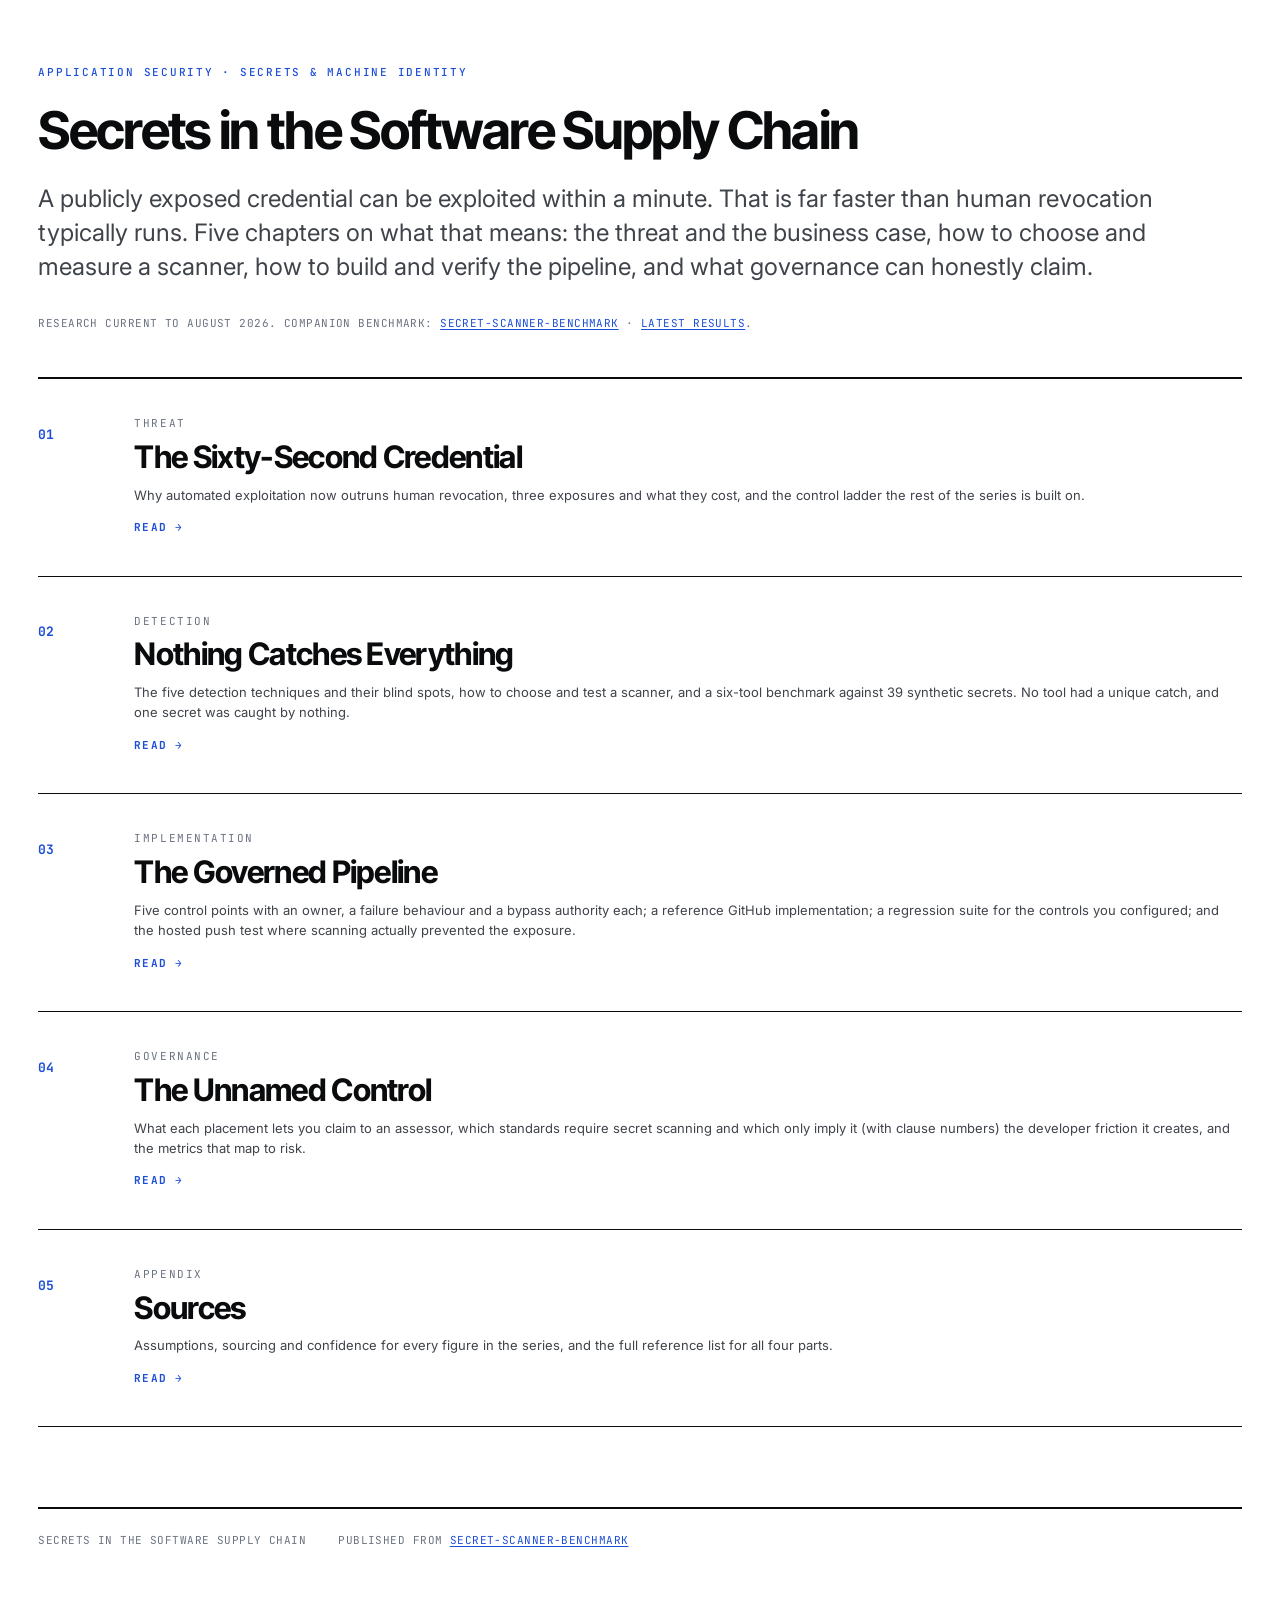
<file: docs/index.html>
<!doctype html>
<html lang="en">
<head>
<meta charset="utf-8">
<meta name="viewport" content="width=device-width, initial-scale=1">
<title>Secrets in the Software Supply Chain</title>
<meta name="description" content="A four-part engineering series on hardcoded secrets in the software supply chain: the threat, detection and a reproducible benchmark, the implemented pipeline, and governance.">
<meta name="author" content="Secrets in the Software Supply Chain">
<meta name="color-scheme" content="light">
<meta name="theme-color" content="#1d4ed8">
<link rel="canonical" href="https://llody9977.github.io/secret-scanner-benchmark/">
<meta property="og:type" content="article">
<meta property="og:title" content="Secrets in the Software Supply Chain">
<meta property="og:description" content="A four-part engineering series on hardcoded secrets in the software supply chain: the threat, detection and a reproducible benchmark, the implemented pipeline, and governance.">
<meta property="og:url" content="https://llody9977.github.io/secret-scanner-benchmark/">
<meta name="twitter:card" content="summary">
<link rel="icon" href="data:image/svg+xml,%3Csvg xmlns='http://www.w3.org/2000/svg' viewBox='0 0 64 64'%3E%3Crect width='64' height='64' fill='%231d4ed8'/%3E%3Ccircle cx='32' cy='25' r='9' fill='none' stroke='white' stroke-width='5'/%3E%3Cpath d='M32 33v18M32 44h8' stroke='white' stroke-width='5' stroke-linecap='round'/%3E%3C/svg%3E">
<link rel="preconnect" href="https://fonts.googleapis.com">
<link rel="preconnect" href="https://fonts.gstatic.com" crossorigin>
<link rel="stylesheet" href="https://fonts.googleapis.com/css2?family=Inter:wght@400;500;600;700&family=Inter+Tight:wght@600;700&family=JetBrains+Mono:wght@400;500;700&display=swap">
<link rel="stylesheet" href="assets/series.css?v=55175ef299">
</head>
<body>
<div class="page idx">
  <header class="idx-head">
    <p class="kicker">Application Security &middot; Secrets &amp; Machine Identity</p>
    <h1>Secrets in the Software Supply&nbsp;Chain</h1>
    <p class="dek">A publicly exposed credential can be exploited within a minute. That is far faster than human revocation typically runs.
    Five chapters on what that means: the threat and the business case, how to choose and measure a
    scanner, how to build and verify the pipeline, and what governance can honestly claim.</p>
    <p class="idx-note">Research current to August 2026. Companion benchmark:
    <a href="https://github.com/llody9977/secret-scanner-benchmark">secret-scanner-benchmark</a> &middot;
    <a href="https://github.com/llody9977/secret-scanner-benchmark/blob/main/docs/RESULTS.md">latest results</a>.</p>
  </header>
  <ol class="idx-list">
    <li class="idx-item">
      <a class="idx-link" href="sixty-second-credential.html">
        <span class="idx-num">01</span>
        <span class="idx-body">
          <span class="idx-kick">Threat</span>
          <span class="idx-title">The Sixty-Second Credential</span>
          <span class="idx-blurb">Why automated exploitation now outruns human revocation, three exposures and what they cost, and the control ladder the rest of the series is built on.</span>
          <span class="idx-go">Read &rarr;</span>
        </span>
      </a>
    </li>
    <li class="idx-item">
      <a class="idx-link" href="nothing-catches-everything.html">
        <span class="idx-num">02</span>
        <span class="idx-body">
          <span class="idx-kick">Detection</span>
          <span class="idx-title">Nothing Catches Everything</span>
          <span class="idx-blurb">The five detection techniques and their blind spots, how to choose and test a scanner, and a six-tool benchmark against 39 synthetic secrets. No tool had a unique catch, and one secret was caught by nothing.</span>
          <span class="idx-go">Read &rarr;</span>
        </span>
      </a></li>
    <li class="idx-item">
      <a class="idx-link" href="governed-pipeline.html">
        <span class="idx-num">03</span>
        <span class="idx-body">
          <span class="idx-kick">Implementation</span>
          <span class="idx-title">The Governed Pipeline</span>
          <span class="idx-blurb">Five control points with an owner, a failure behaviour and a bypass authority each; a reference GitHub implementation; a regression suite for the controls you configured; and the hosted push test where scanning actually prevented the exposure.</span>
          <span class="idx-go">Read &rarr;</span>
        </span>
      </a>
    </li>
    <li class="idx-item">
      <a class="idx-link" href="unnamed-control.html">
        <span class="idx-num">04</span>
        <span class="idx-body">
          <span class="idx-kick">Governance</span>
          <span class="idx-title">The Unnamed Control</span>
          <span class="idx-blurb">What each placement lets you claim to an assessor, which standards require secret scanning and which only imply it (with clause numbers) the developer friction it creates, and the metrics that map to risk.</span>
          <span class="idx-go">Read &rarr;</span>
        </span>
      </a>
    </li>
    <li class="idx-item">
      <a class="idx-link" href="sources.html">
        <span class="idx-num">05</span>
        <span class="idx-body">
          <span class="idx-kick">Appendix</span>
          <span class="idx-title">Sources</span>
          <span class="idx-blurb">Assumptions, sourcing and confidence for every figure in the series, and the full reference list for all four parts.</span>
          <span class="idx-go">Read &rarr;</span>
        </span>
      </a>
    </li>
  </ol>
  <footer class="colophon">
    <span>Secrets in the Software Supply Chain</span>
    <span>Published from <a href="https://github.com/llody9977/secret-scanner-benchmark">secret-scanner-benchmark</a></span>
  </footer>
</div>
</body>
</html>
</file>
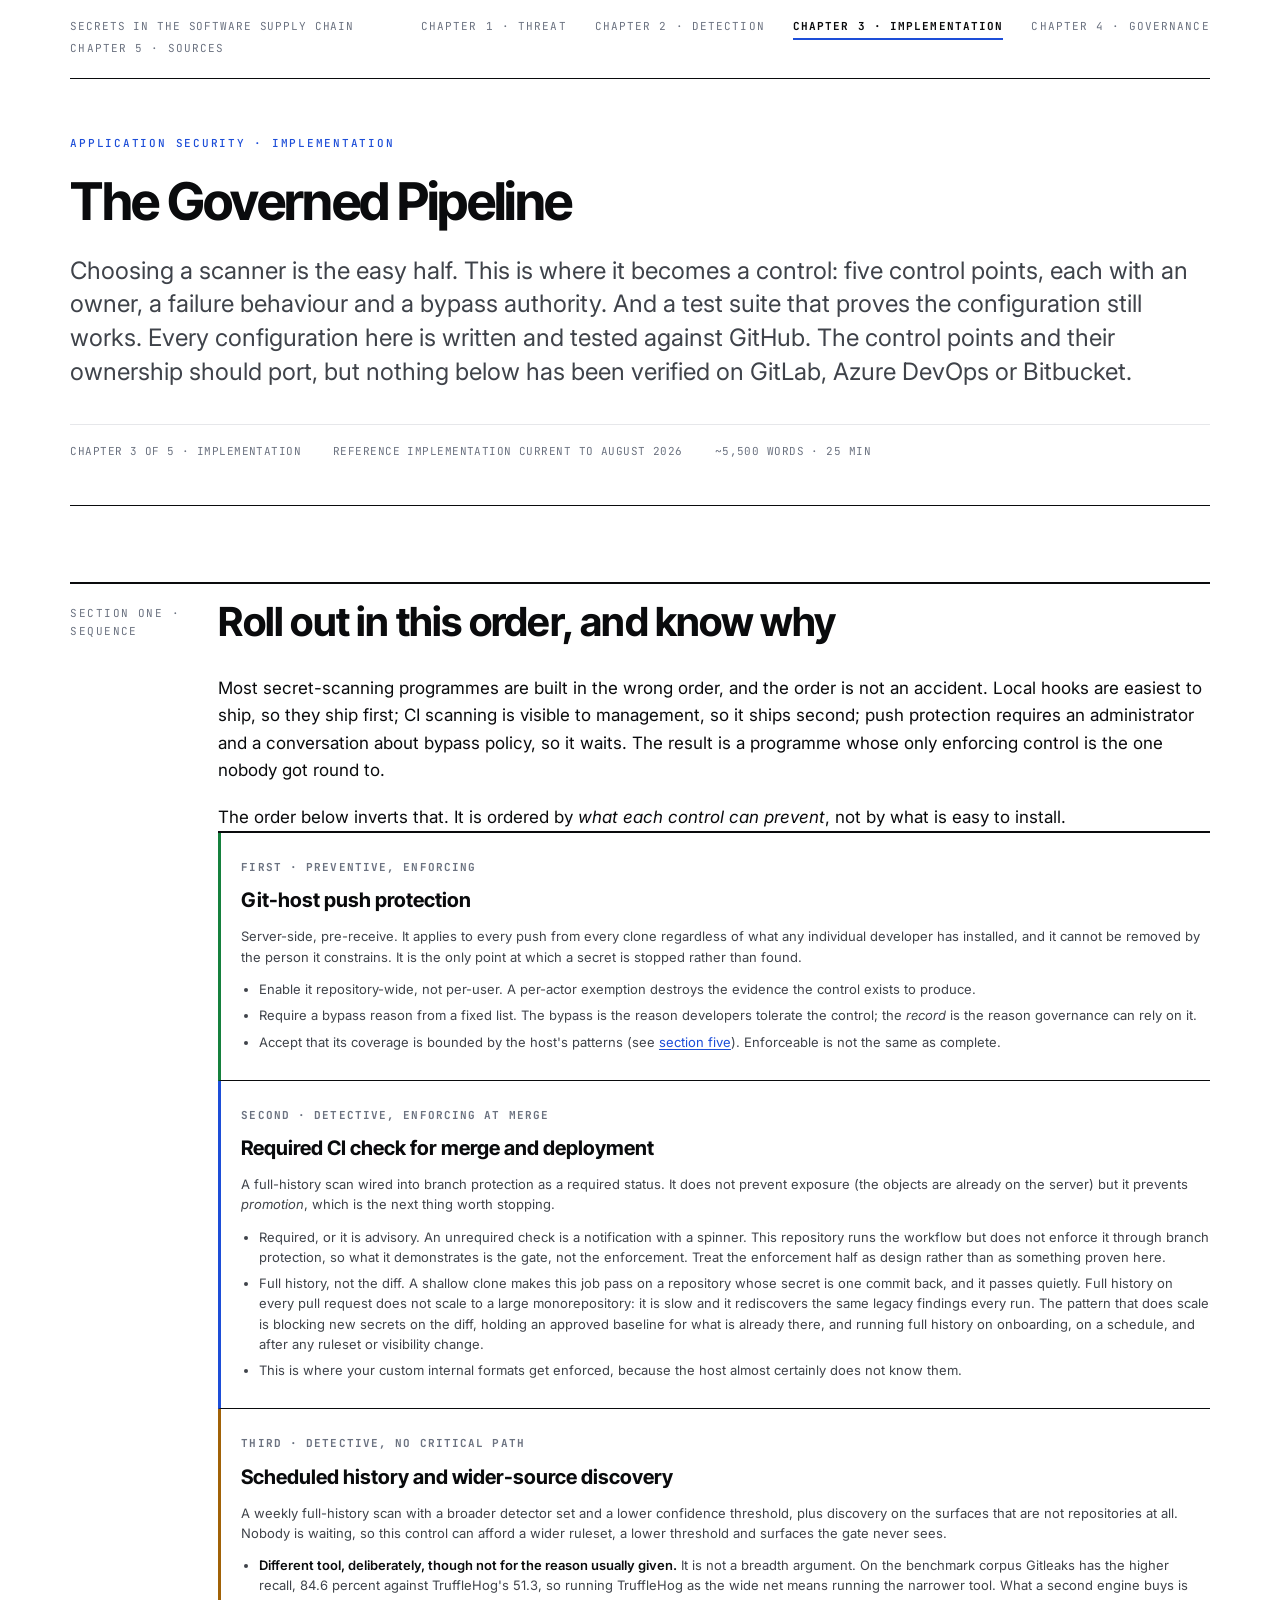
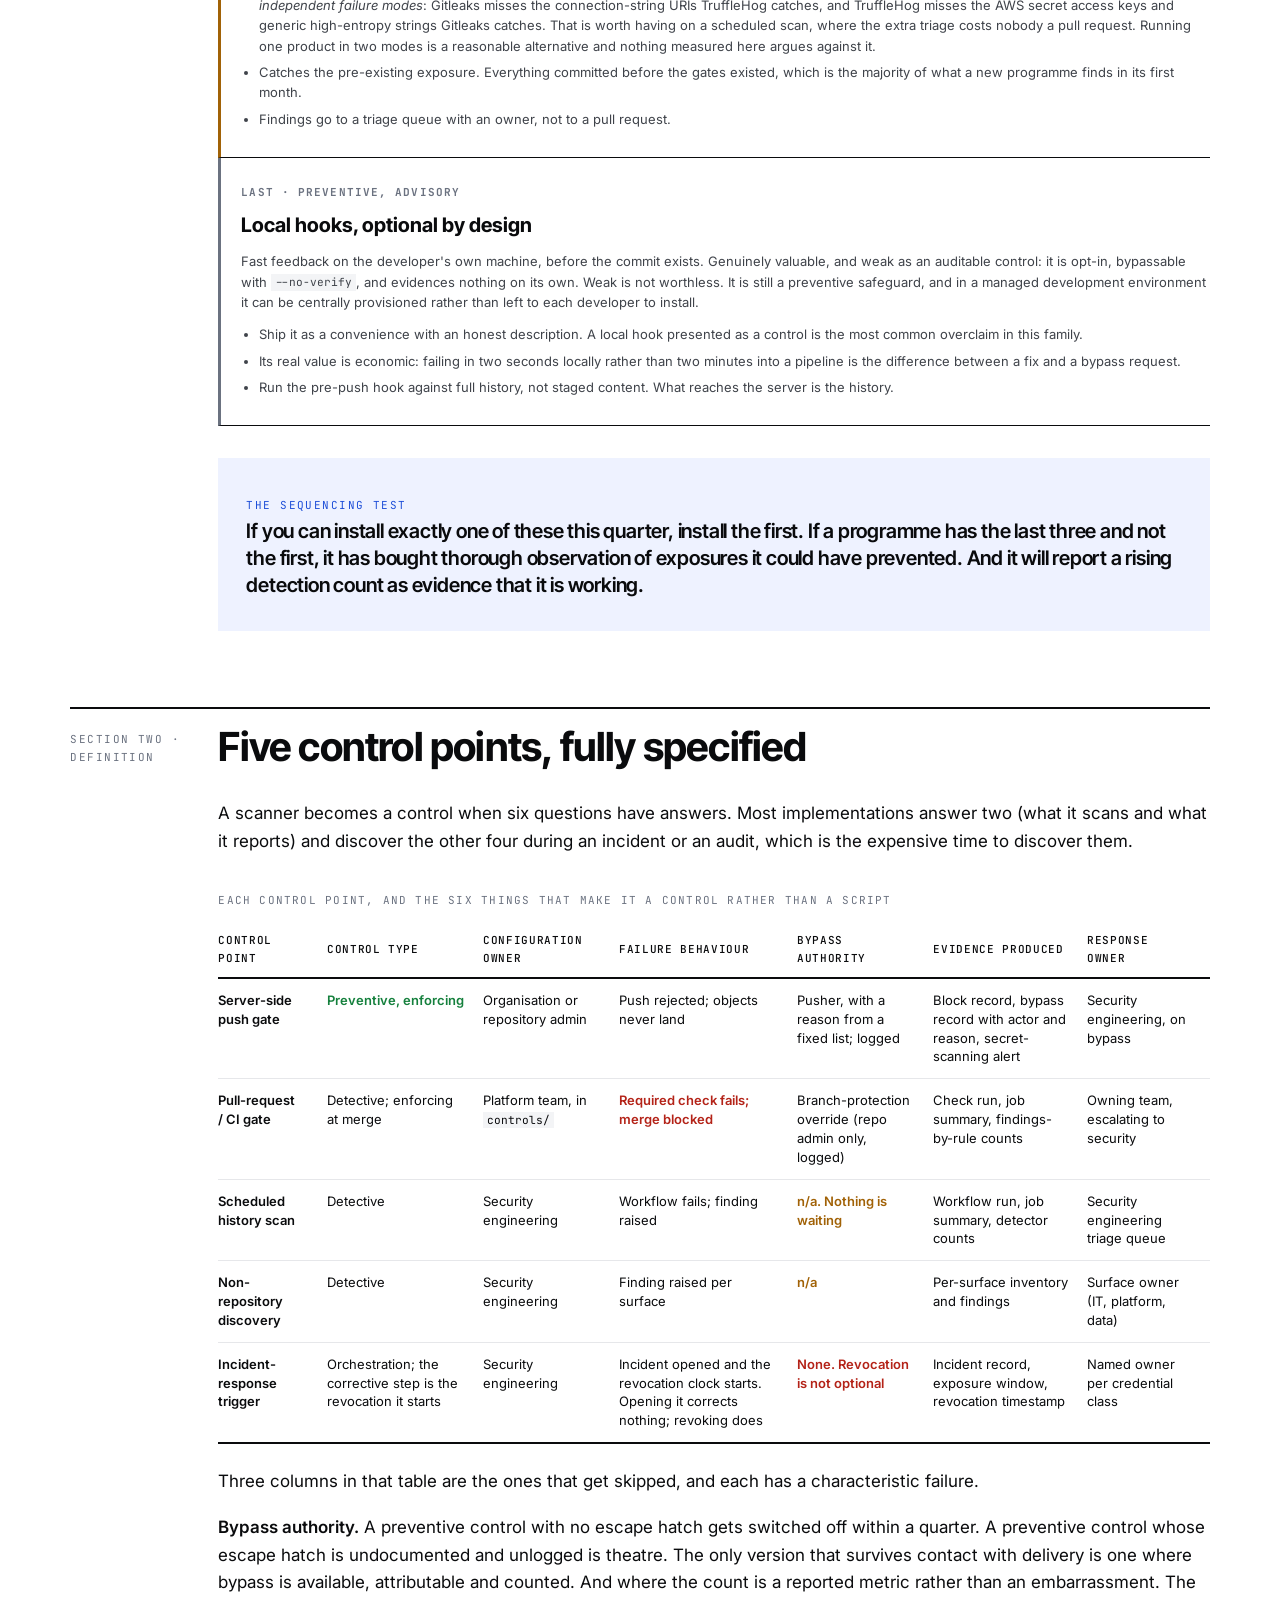
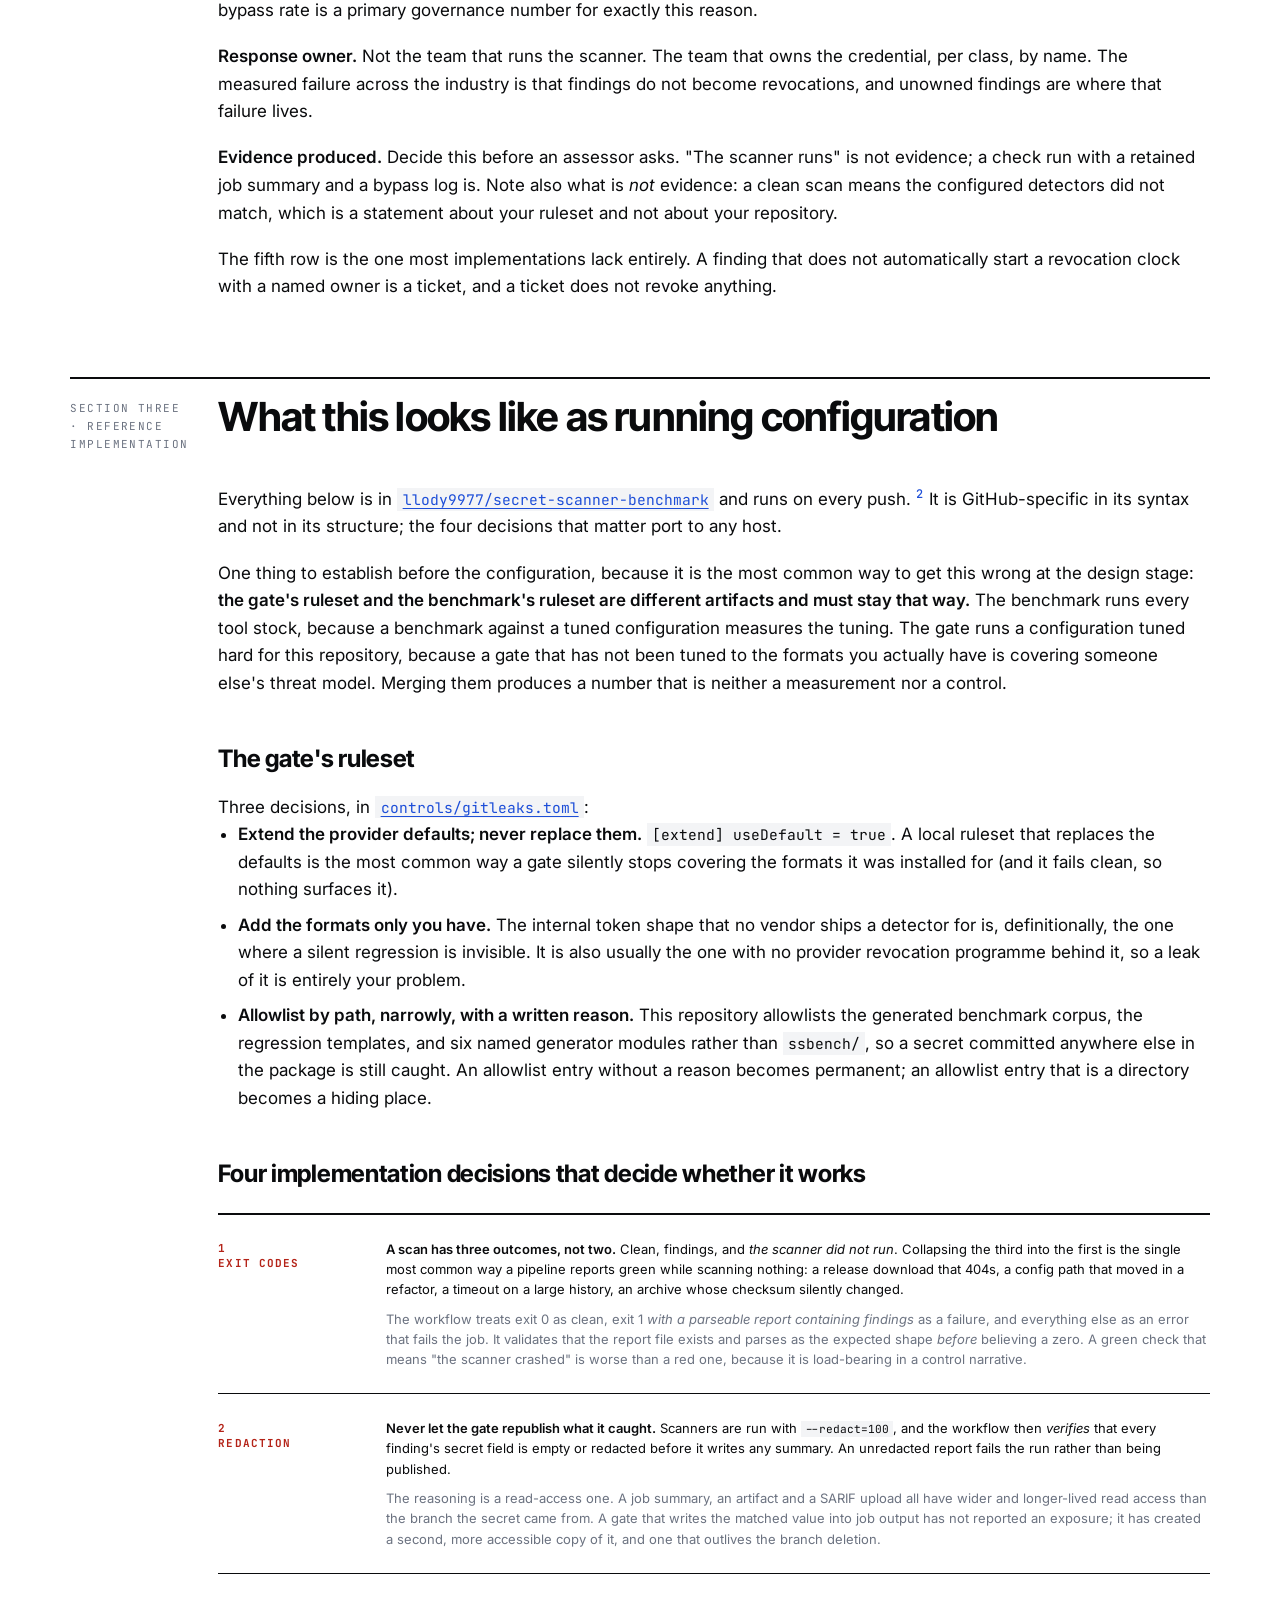
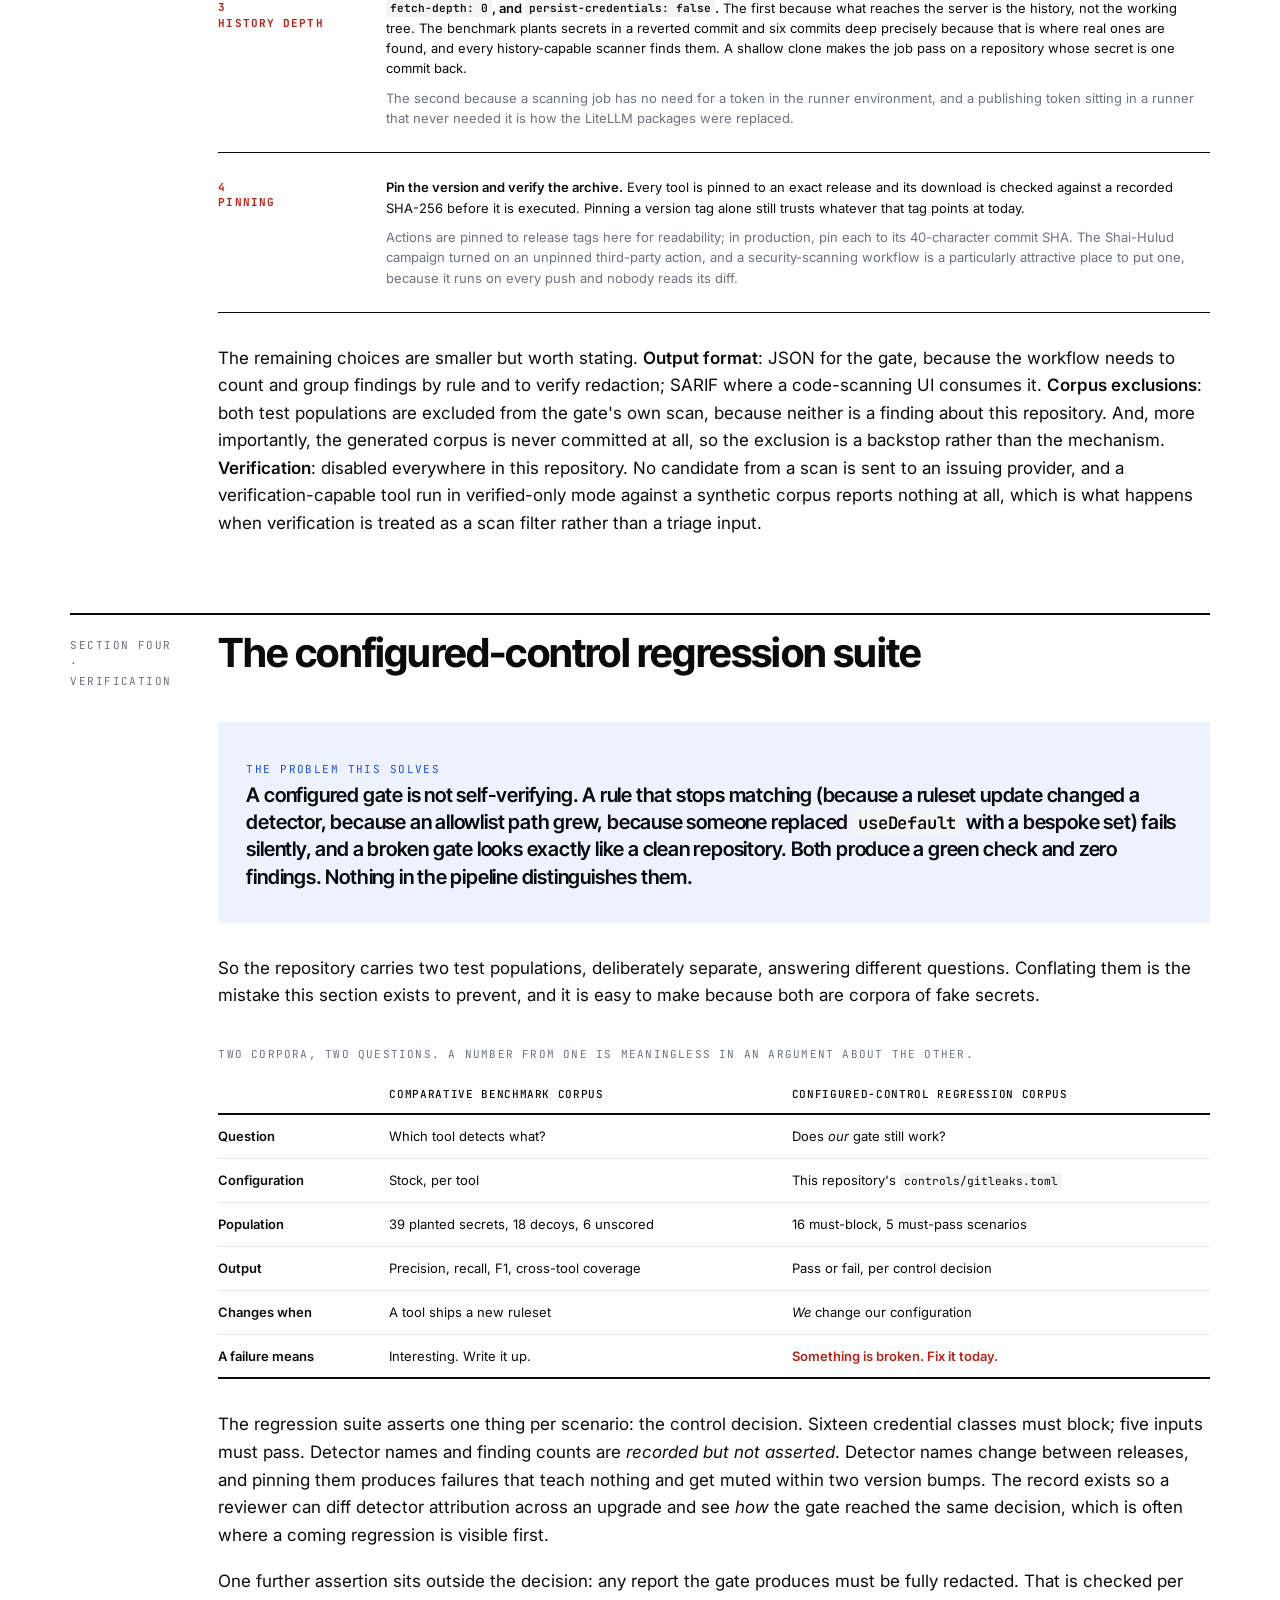
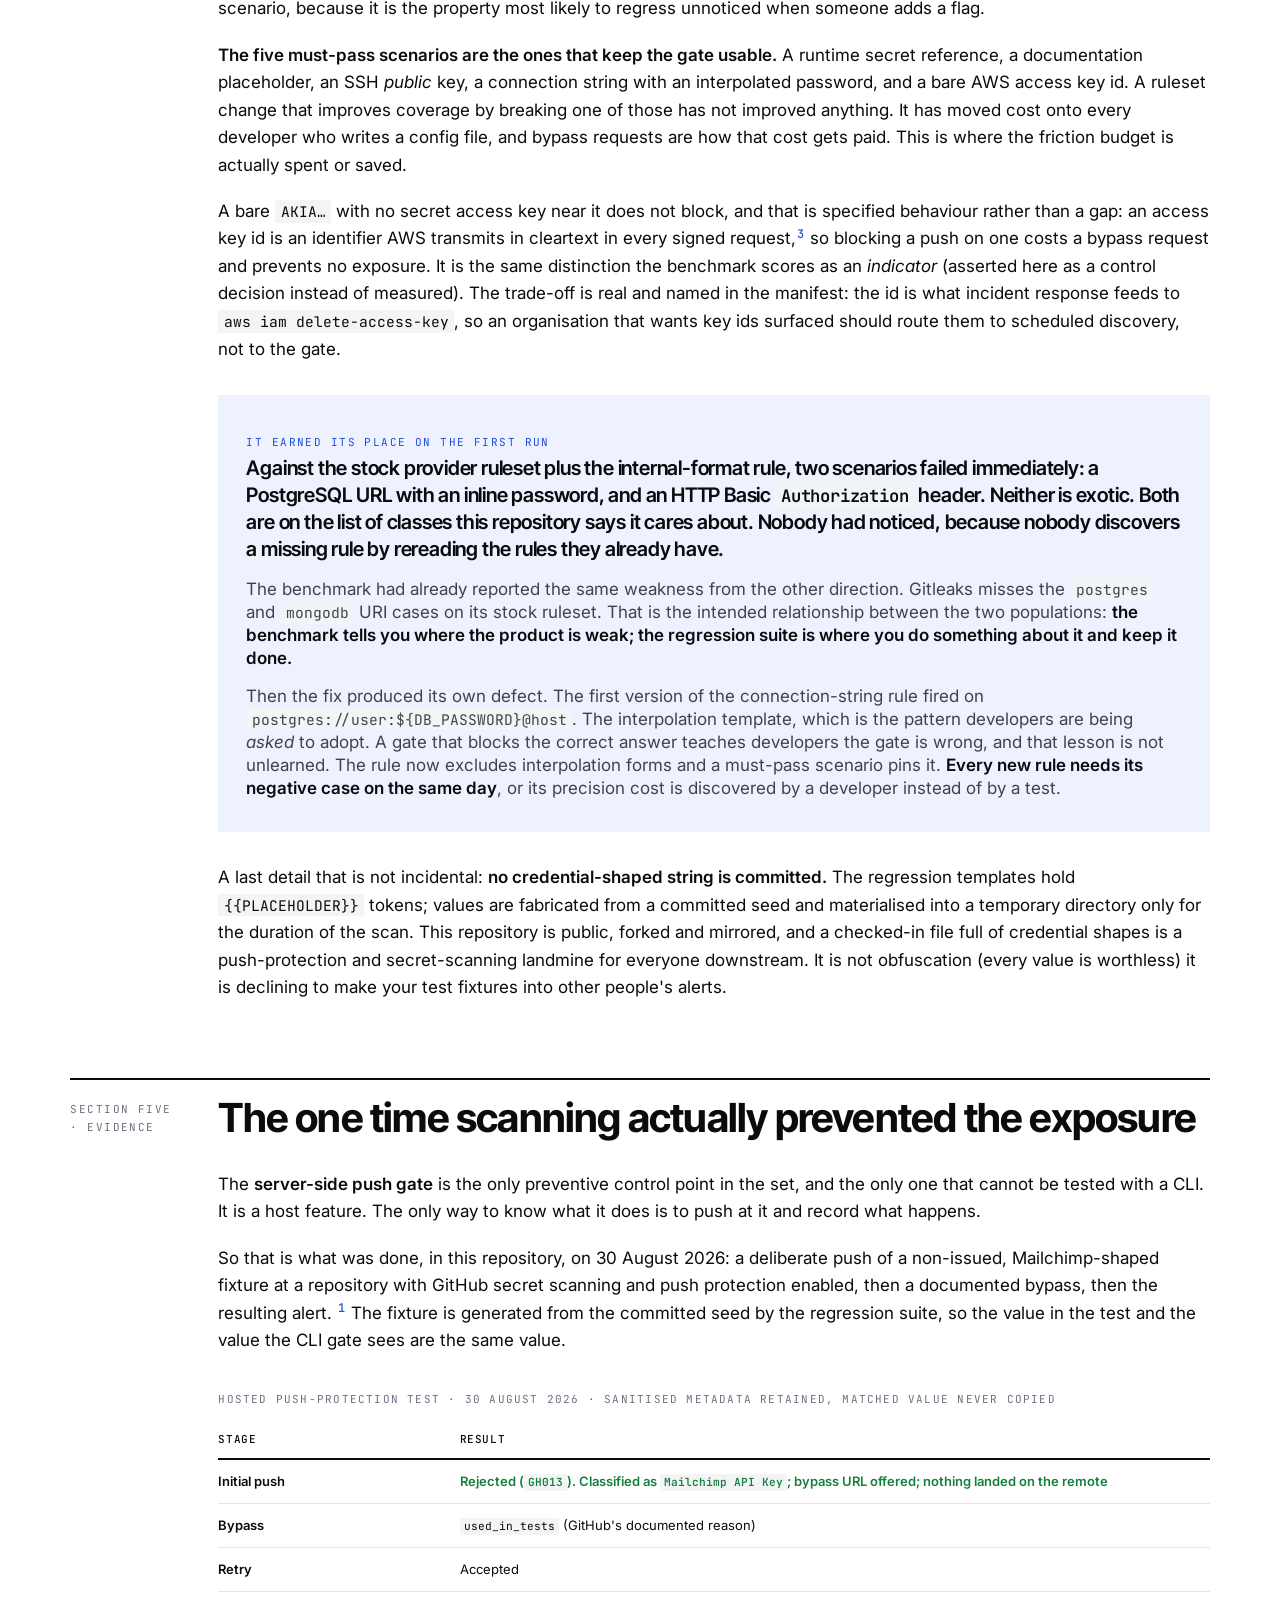
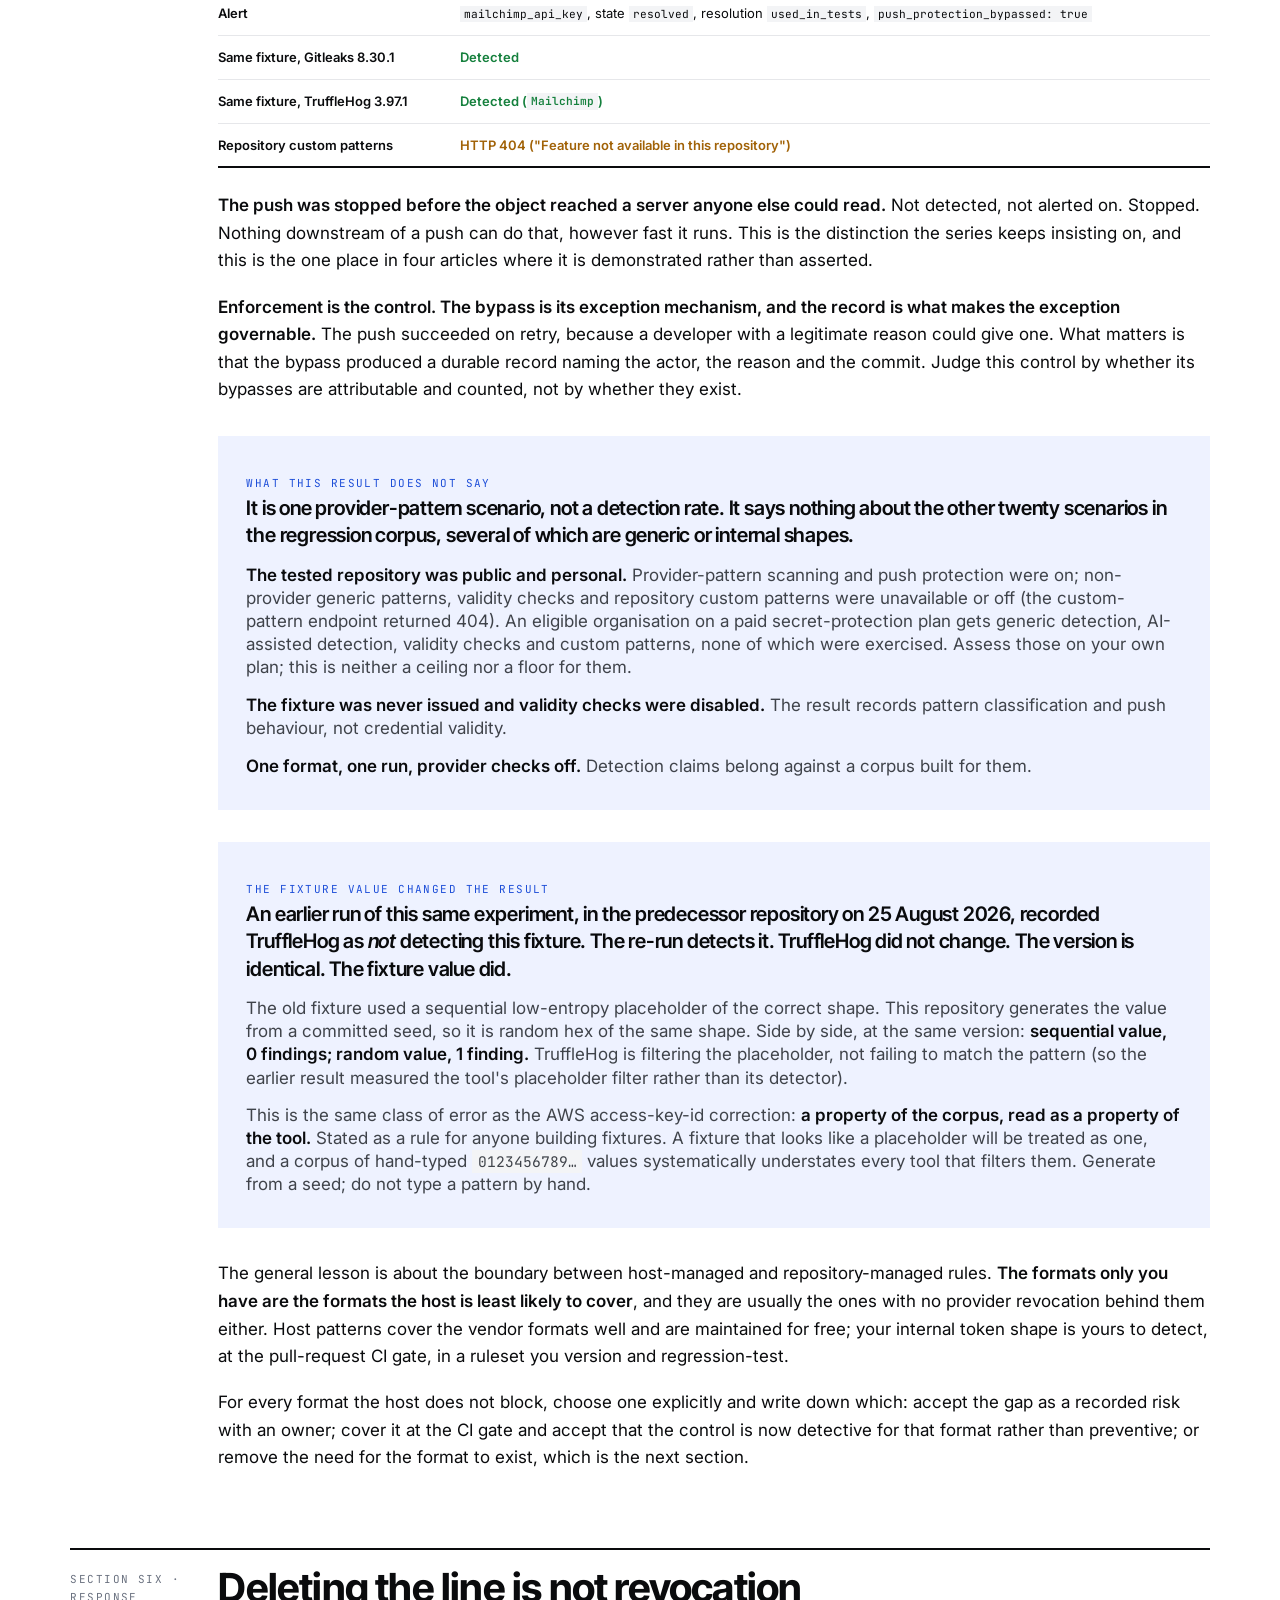
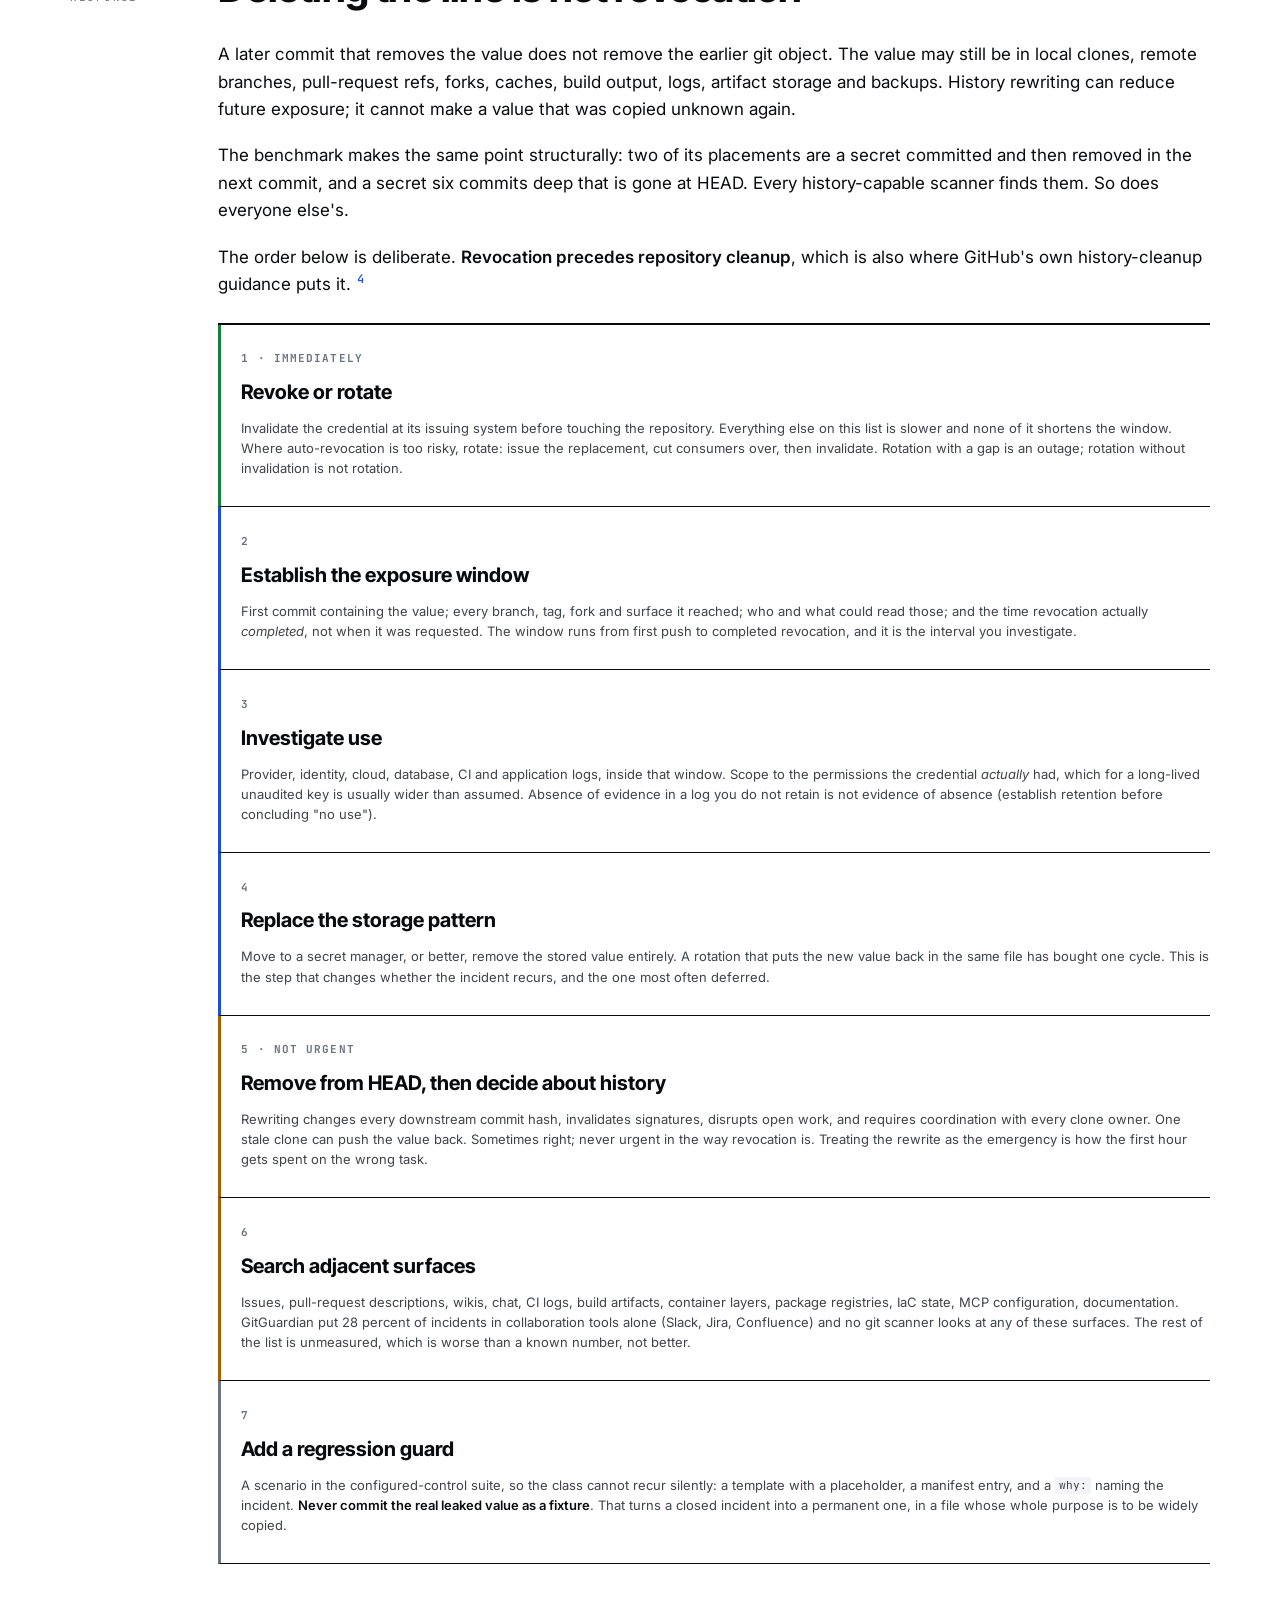
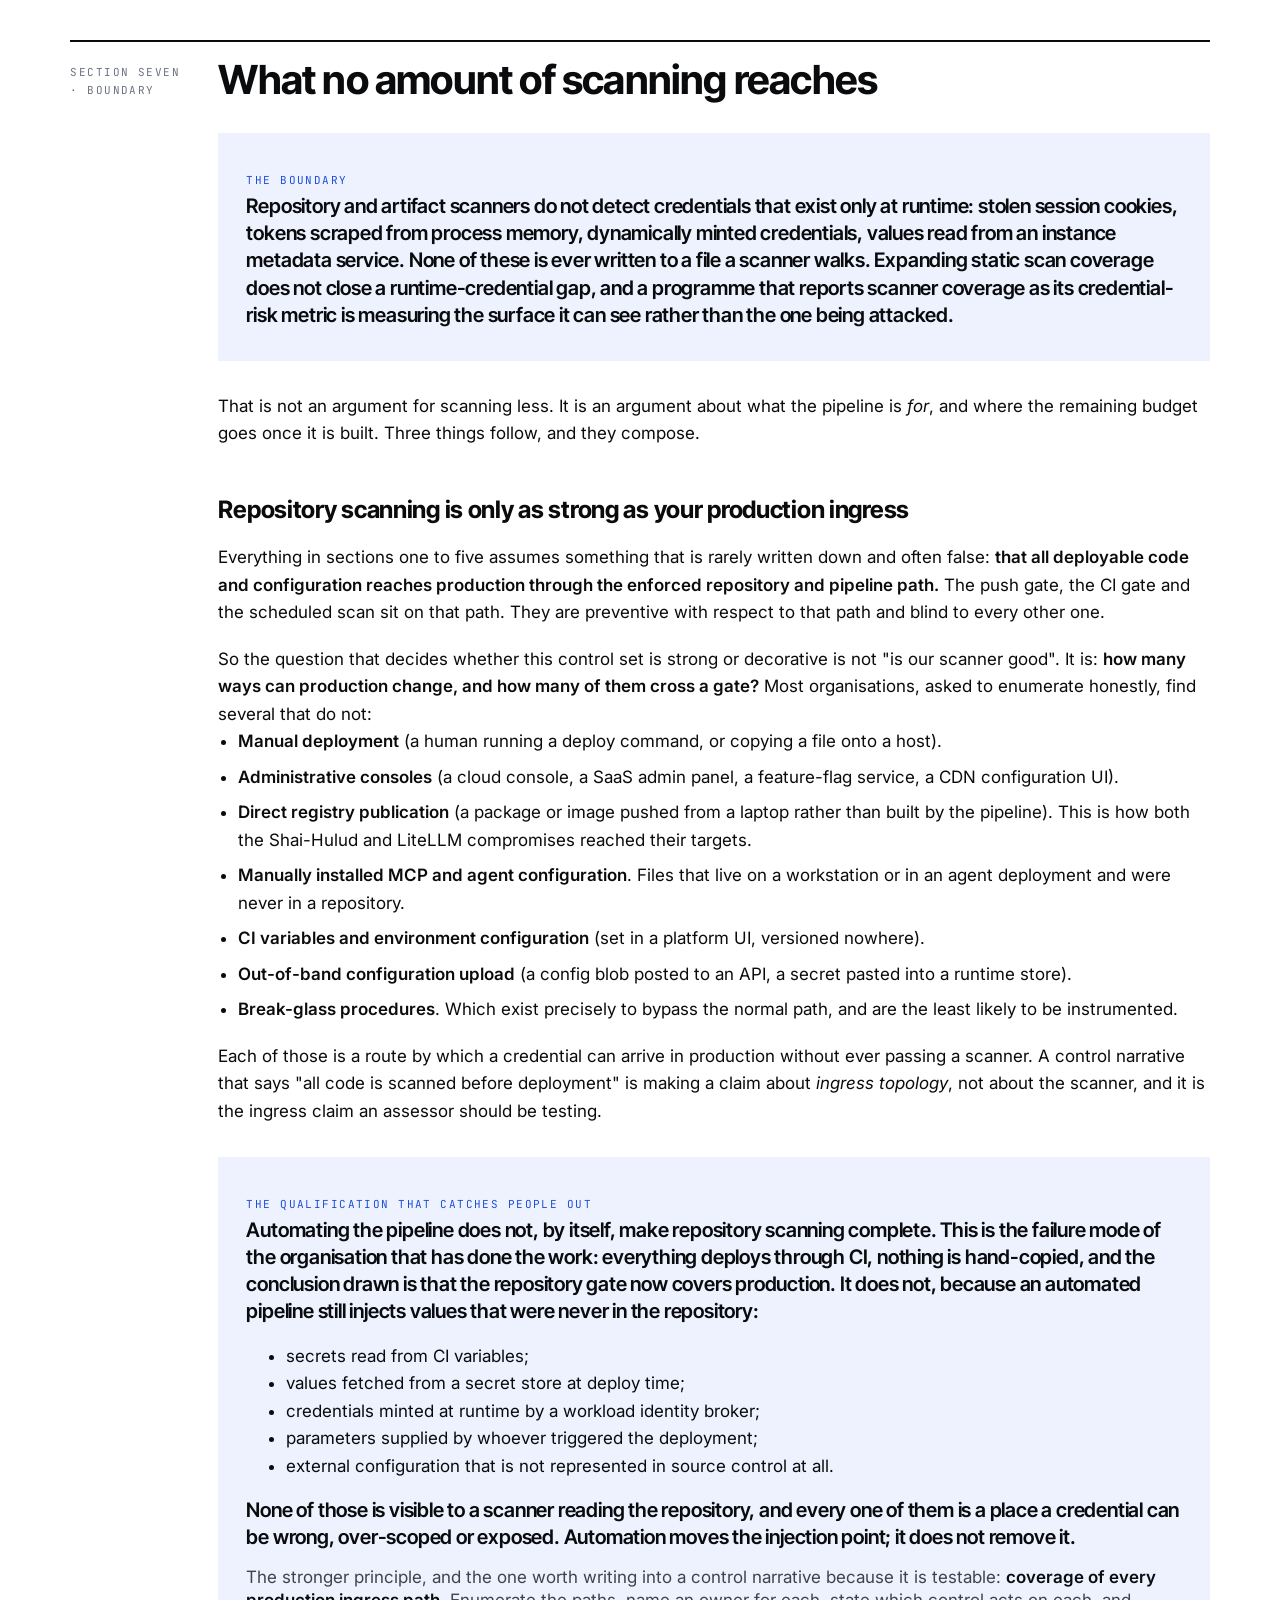
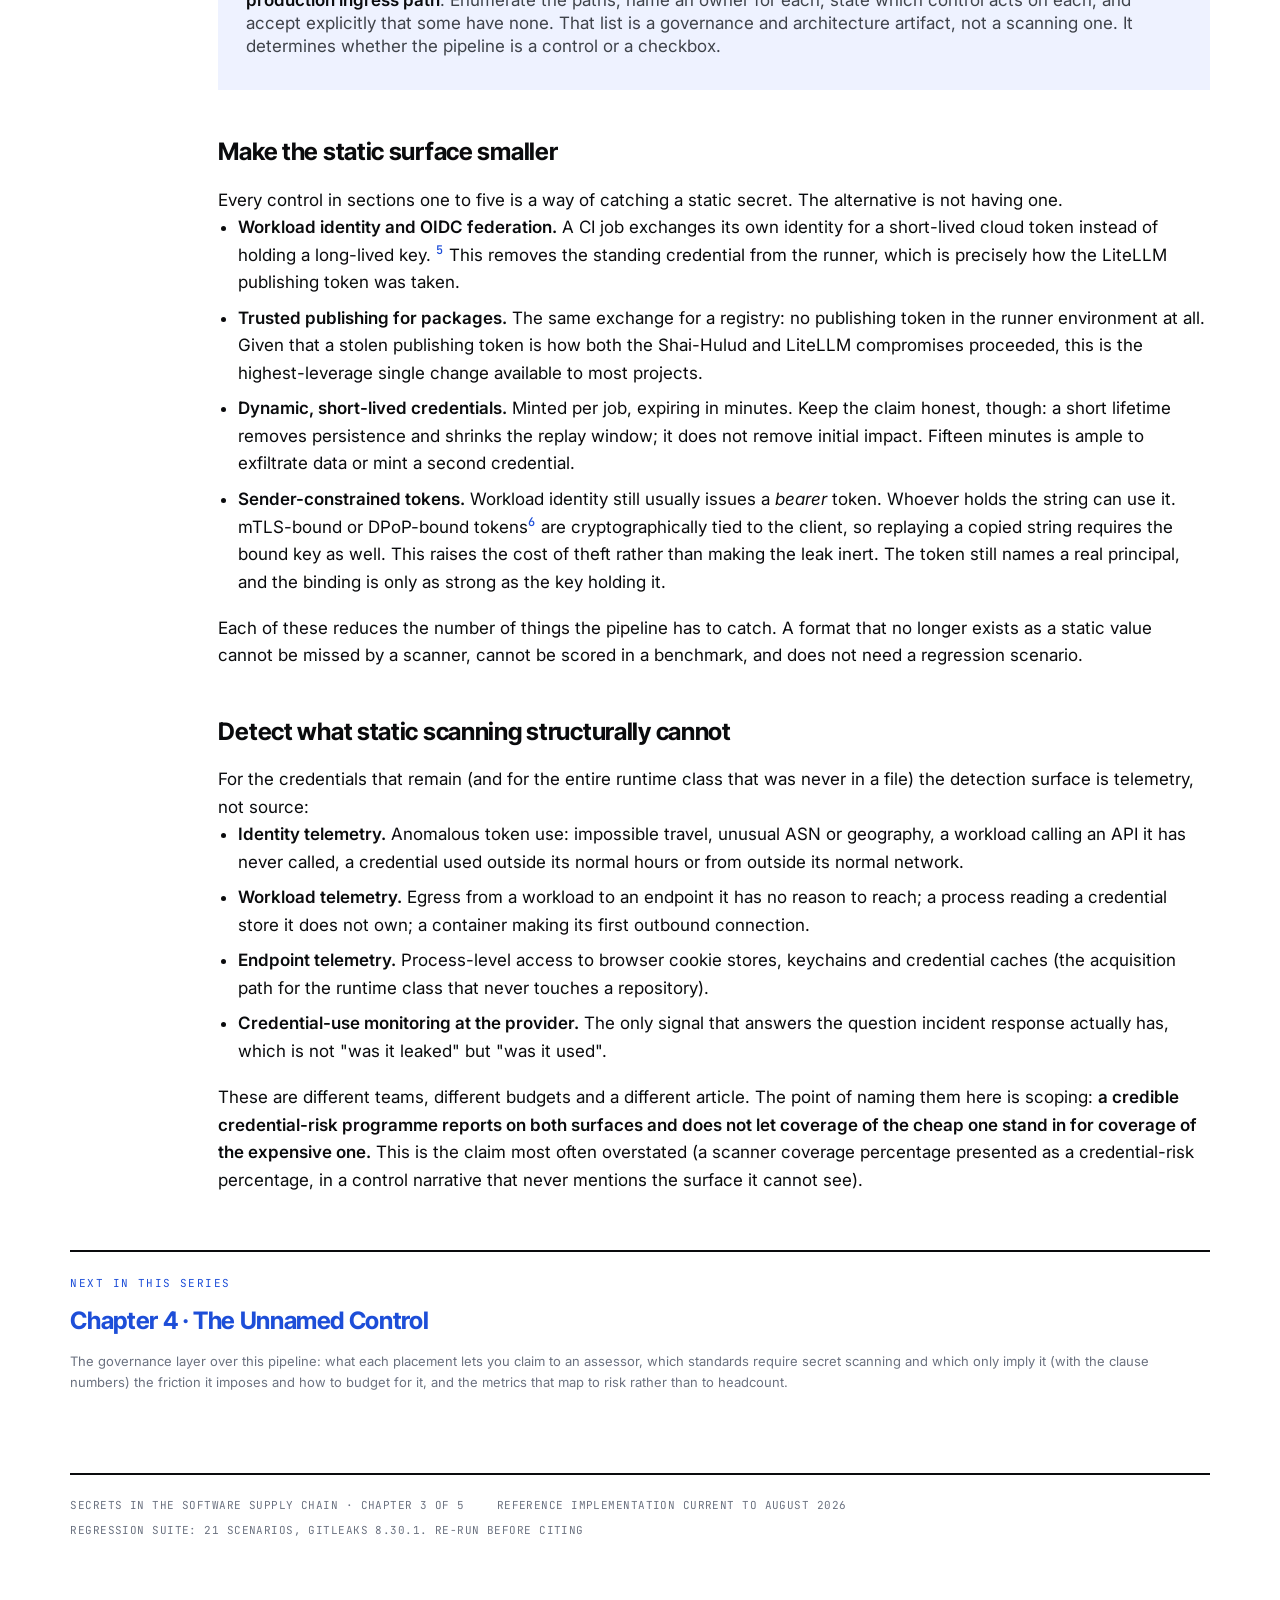
<file: docs/governed-pipeline.html>
<!doctype html>
<html lang="en">
<head>
<meta charset="utf-8">
<meta name="viewport" content="width=device-width, initial-scale=1">
<title>The Governed Pipeline · Secrets in the Software Supply Chain</title>
<meta name="description" content="Secret scanning as running configuration: which control point to roll out first, five executable control points and what each one owns, a reference GitHub implementation, a regression suite for the controls you configured, and the hosted push-protection test. Chapter 3 of Secrets in the Software Supply Chain.">
<meta name="author" content="Secrets in the Software Supply Chain">
<meta name="color-scheme" content="light">
<meta name="theme-color" content="#1d4ed8">
<link rel="canonical" href="https://llody9977.github.io/secret-scanner-benchmark/governed-pipeline.html">
<meta property="og:type" content="article">
<meta property="og:title" content="The Governed Pipeline">
<meta property="og:description" content="Secret scanning as running configuration: which control point to roll out first, five executable control points and what each one owns, a reference GitHub implementation, a regression suite for the controls you configured, and the hosted push-protection test. Chapter 3 of Secrets in the Software Supply Chain.">
<meta property="og:url" content="https://llody9977.github.io/secret-scanner-benchmark/governed-pipeline.html">
<meta name="twitter:card" content="summary">
<link rel="icon" href="data:image/svg+xml,%3Csvg xmlns='http://www.w3.org/2000/svg' viewBox='0 0 64 64'%3E%3Crect width='64' height='64' fill='%231d4ed8'/%3E%3Ccircle cx='32' cy='25' r='9' fill='none' stroke='white' stroke-width='5'/%3E%3Cpath d='M32 33v18M32 44h8' stroke='white' stroke-width='5' stroke-linecap='round'/%3E%3C/svg%3E">
<link rel="preconnect" href="https://fonts.googleapis.com">
<link rel="preconnect" href="https://fonts.gstatic.com" crossorigin>
<link rel="stylesheet" href="https://fonts.googleapis.com/css2?family=Inter:wght@400;500;600;700&family=Inter+Tight:wght@600;700&family=JetBrains+Mono:wght@400;500;700&display=swap">
<link rel="stylesheet" href="assets/series.css?v=55175ef299">
</head>
<body>
<div class="page">
<div class="serienav"><span class="sn-title">Secrets in the Software Supply Chain</span>
<a href="sixty-second-credential.html">Chapter 1 &middot; Threat</a>
<a href="nothing-catches-everything.html">Chapter 2 &middot; Detection</a>
<span aria-current="page">Chapter 3 &middot; Implementation</span>
<a href="unnamed-control.html">Chapter 4 &middot; Governance</a>
<a href="sources.html">Chapter 5 &middot; Sources</a></div>
  <header class="masthead">
    <p class="kicker">Application Security &middot; Implementation</p>
    <h1>The Governed Pipeline</h1>
    <p class="dek">Choosing a scanner is the easy half. This is where it becomes a control: five control points, each with an owner, a failure behaviour and a bypass authority. And a test suite that proves the configuration still works. Every configuration here is written and tested against GitHub. The control points and their ownership should port, but nothing below has been verified on GitLab, Azure DevOps or Bitbucket.</p>
    <div class="byline">
      <span>Chapter 3 of 5 &middot; Implementation</span>
      <span>Reference implementation current to August 2026</span>
      <span>~5,500 words &middot; 25 min</span>
    </div>
  </header>

  

  <!-- ============ SECTION 1: ROLLOUT ============ -->
  <section id="rollout">
    <div class="sec-head">
      <span class="sec-label">Section one &middot; Sequence</span>
      <h2>Roll out in this order, and know why</h2>
    </div>

    <div class="col flow">
      <p>Most secret-scanning programmes are built in the wrong order, and the order is not an accident. Local hooks are easiest to ship, so they ship first; CI scanning is visible to management, so it ships second; push protection requires an administrator and a conversation about bypass policy, so it waits. The result is a programme whose only enforcing control is the one nobody got round to.</p>
      <p>The order below inverts that. It is ordered by <em>what each control can prevent</em>, not by what is easy to install.</p>
    </div>

    <div class="ladder">
      <div class="rung" data-tier="1">
        <div class="rung-head"><span class="rung-tier">First &middot; Preventive, enforcing</span></div>
        <h4>Git-host push protection</h4>
        <p>Server-side, pre-receive. It applies to every push from every clone regardless of what any individual developer has installed, and it cannot be removed by the person it constrains. It is the only point at which a secret is stopped rather than found.</p>
        <ul>
          <li>Enable it repository-wide, not per-user. A per-actor exemption destroys the evidence the control exists to produce.</li>
          <li>Require a bypass reason from a fixed list. The bypass is the reason developers tolerate the control; the <em>record</em> is the reason governance can rely on it.</li>
          <li>Accept that its coverage is bounded by the host's patterns (see <a href="#hosted">section five</a>). Enforceable is not the same as complete.</li>
        </ul>
      </div>

      <div class="rung" data-tier="2">
        <div class="rung-head"><span class="rung-tier">Second &middot; Detective, enforcing at merge</span></div>
        <h4>Required CI check for merge and deployment</h4>
        <p>A full-history scan wired into branch protection as a required status. It does not prevent exposure (the objects are already on the server) but it prevents <em>promotion</em>, which is the next thing worth stopping.</p>
        <ul>
          <li>Required, or it is advisory. An unrequired check is a notification with a spinner. This repository runs the workflow but does not enforce it through branch protection, so what it demonstrates is the gate, not the enforcement. Treat the enforcement half as design rather than as something proven here.</li>
          <li>Full history, not the diff. A shallow clone makes this job pass on a repository whose secret is one commit back, and it passes quietly. Full history on every pull request does not scale to a large monorepository: it is slow and it rediscovers the same legacy findings every run. The pattern that does scale is blocking new secrets on the diff, holding an approved baseline for what is already there, and running full history on onboarding, on a schedule, and after any ruleset or visibility change.</li>
          <li>This is where your custom internal formats get enforced, because the host almost certainly does not know them.</li>
        </ul>
      </div>

      <div class="rung" data-tier="3">
        <div class="rung-head"><span class="rung-tier">Third &middot; Detective, no critical path</span></div>
        <h4>Scheduled history and wider-source discovery</h4>
        <p>A weekly full-history scan with a broader detector set and a lower confidence threshold, plus discovery on the surfaces that are not repositories at all. Nobody is waiting, so this control can afford a wider ruleset, a lower threshold and surfaces the gate never sees.</p>
        <ul>
          <li><strong>Different tool, deliberately, though not for the reason usually given.</strong> It is not a breadth argument. On the benchmark corpus Gitleaks has the higher recall, 84.6 percent against TruffleHog's 51.3, so running TruffleHog as the wide net means running the narrower tool. What a second engine buys is <em>independent failure modes</em>: Gitleaks misses the connection-string URIs TruffleHog catches, and TruffleHog misses the AWS secret access keys and generic high-entropy strings Gitleaks catches. That is worth having on a scheduled scan, where the extra triage costs nobody a pull request. Running one product in two modes is a reasonable alternative and nothing measured here argues against it.</li>
          <li>Catches the pre-existing exposure. Everything committed before the gates existed, which is the majority of what a new programme finds in its first month.</li>
          <li>Findings go to a triage queue with an owner, not to a pull request.</li>
        </ul>
      </div>

      <div class="rung" data-tier="4">
        <div class="rung-head"><span class="rung-tier">Last &middot; Preventive, advisory</span></div>
        <h4>Local hooks, optional by design</h4>
        <p>Fast feedback on the developer's own machine, before the commit exists. Genuinely valuable, and weak as an auditable control: it is opt-in, bypassable with <code>--no-verify</code>, and evidences nothing on its own. Weak is not worthless. It is still a preventive safeguard, and in a managed development environment it can be centrally provisioned rather than left to each developer to install.</p>
        <ul>
          <li>Ship it as a convenience with an honest description. A local hook presented as a control is the most common overclaim in this family.</li>
          <li>Its real value is economic: failing in two seconds locally rather than two minutes into a pipeline is the difference between a fix and a bypass request.</li>
          <li>Run the pre-push hook against full history, not staged content. What reaches the server is the history.</li>
        </ul>
      </div>
    </div>

    <div class="verdict" style="margin-top:2rem">
      <span class="sec-label">The sequencing test</span>
      <p>If you can install exactly one of these this quarter, install the first. If a programme has the last three and not the first, it has bought thorough observation of exposures it could have prevented. And it will report a rising detection count as evidence that it is working.</p>
    </div>
  </section>

  <!-- ============ SECTION 2: CONTROL POINTS ============ -->
  <section id="points">
    <div class="sec-head">
      <span class="sec-label">Section two &middot; Definition</span>
      <h2>Five control points, fully specified</h2>
    </div>

    <div class="col flow">
      <p>A scanner becomes a control when six questions have answers. Most implementations answer two (what it scans and what it reports) and discover the other four during an incident or an audit, which is the expensive time to discover them.</p>
    </div>

    <div class="tablewrap">
      <table class="wide-table">
        <caption>Each control point, and the six things that make it a control rather than a script</caption>
        <thead>
          <tr>
            <th scope="col">Control point</th>
            <th scope="col">Control type</th>
            <th scope="col">Configuration owner</th>
            <th scope="col">Failure behaviour</th>
            <th scope="col">Bypass authority</th>
            <th scope="col">Evidence produced</th>
            <th scope="col">Response owner</th>
          </tr>
        </thead>
        <tbody>
          <tr>
            <th scope="row">Server-side push gate</th>
            <td class="yes">Preventive, enforcing</td>
            <td>Organisation or repository admin</td>
            <td>Push rejected; objects never land</td>
            <td>Pusher, with a reason from a fixed list; logged</td>
            <td>Block record, bypass record with actor and reason, secret-scanning alert</td>
            <td>Security engineering, on bypass</td>
          </tr>
          <tr>
            <th scope="row">Pull-request / CI gate</th>
            <td>Detective; enforcing at merge</td>
            <td>Platform team, in <code>controls/</code></td>
            <td class="no">Required check fails; merge blocked</td>
            <td>Branch-protection override (repo admin only, logged)</td>
            <td>Check run, job summary, findings-by-rule counts</td>
            <td>Owning team, escalating to security</td>
          </tr>
          <tr>
            <th scope="row">Scheduled history scan</th>
            <td>Detective</td>
            <td>Security engineering</td>
            <td>Workflow fails; finding raised</td>
            <td class="part">n/a. Nothing is waiting</td>
            <td>Workflow run, job summary, detector counts</td>
            <td>Security engineering triage queue</td>
          </tr>
          <tr>
            <th scope="row">Non-repository discovery</th>
            <td>Detective</td>
            <td>Security engineering</td>
            <td>Finding raised per surface</td>
            <td class="part">n/a</td>
            <td>Per-surface inventory and findings</td>
            <td>Surface owner (IT, platform, data)</td>
          </tr>
          <tr>
            <th scope="row">Incident-response trigger</th>
            <td>Orchestration; the corrective step is the revocation it starts</td>
            <td>Security engineering</td>
            <td>Incident opened and the revocation clock starts. Opening it corrects nothing; revoking does</td>
            <td class="no">None. Revocation is not optional</td>
            <td>Incident record, exposure window, revocation timestamp</td>
            <td>Named owner per credential class</td>
          </tr>
        </tbody>
      </table>
    </div>

    <div class="col flow" style="margin-top:1.5rem">
      <p>Three columns in that table are the ones that get skipped, and each has a characteristic failure.</p>
      <p><strong>Bypass authority.</strong> A preventive control with no escape hatch gets switched off within a quarter. A preventive control whose escape hatch is undocumented and unlogged is theatre. The only version that survives contact with delivery is one where bypass is available, attributable and counted. And where the count is a reported metric rather than an embarrassment. The bypass rate is a primary governance number for exactly this reason.</p>
      <p><strong>Response owner.</strong> Not the team that runs the scanner. The team that owns the credential, per class, by name. The measured failure across the industry is that findings do not become revocations, and unowned findings are where that failure lives.</p>
      <p><strong>Evidence produced.</strong> Decide this before an assessor asks. "The scanner runs" is not evidence; a check run with a retained job summary and a bypass log is. Note also what is <em>not</em> evidence: a clean scan means the configured detectors did not match, which is a statement about your ruleset and not about your repository.</p>
      <p>The fifth row is the one most implementations lack entirely. A finding that does not automatically start a revocation clock with a named owner is a ticket, and a ticket does not revoke anything.</p>
    </div>
  </section>

  <!-- ============ SECTION 3: IMPLEMENTATION ============ -->
  <section id="implementation">
    <div class="sec-head">
      <span class="sec-label">Section three &middot; Reference implementation</span>
      <h2>What this looks like as running configuration</h2>
    </div>

    <div class="col flow">
      <p>Everything below is in <a href="https://github.com/llody9977/secret-scanner-benchmark"><code>llody9977/secret-scanner-benchmark</code></a> and runs on every push. <sup class="fn"><a href="sources.html#p3-fn-2">2</a></sup> It is GitHub-specific in its syntax and not in its structure; the four decisions that matter port to any host.</p>
      <p>One thing to establish before the configuration, because it is the most common way to get this wrong at the design stage: <strong>the gate's ruleset and the benchmark's ruleset are different artifacts and must stay that way.</strong> The benchmark runs every tool stock, because a benchmark against a tuned configuration measures the tuning. The gate runs a configuration tuned hard for this repository, because a gate that has not been tuned to the formats you actually have is covering someone else's threat model. Merging them produces a number that is neither a measurement nor a control.</p>
    </div>

    <h3 class="wide">The gate's ruleset</h3>
    <div class="col flow">
      <p>Three decisions, in <a href="https://github.com/llody9977/secret-scanner-benchmark/blob/main/controls/gitleaks.toml"><code>controls/gitleaks.toml</code></a>:</p>
      <ul>
        <li><strong>Extend the provider defaults; never replace them.</strong> <code>[extend] useDefault = true</code>. A local ruleset that replaces the defaults is the most common way a gate silently stops covering the formats it was installed for (and it fails clean, so nothing surfaces it).</li>
        <li><strong>Add the formats only you have.</strong> The internal token shape that no vendor ships a detector for is, definitionally, the one where a silent regression is invisible. It is also usually the one with no provider revocation programme behind it, so a leak of it is entirely your problem.</li>
        <li><strong>Allowlist by path, narrowly, with a written reason.</strong> This repository allowlists the generated benchmark corpus, the regression templates, and six named generator modules rather than <code>ssbench/</code>, so a secret committed anywhere else in the package is still caught. An allowlist entry without a reason becomes permanent; an allowlist entry that is a directory becomes a hiding place.</li>
      </ul>
    </div>

    <h3 class="wide">Four implementation decisions that decide whether it works</h3>

    <div class="gaps" style="margin-top:1.5rem">
      <div class="gap" data-tone="critical">
        <span class="gap-name">1<br>Exit codes</span>
        <div>
          <p><strong>A scan has three outcomes, not two.</strong> Clean, findings, and <em>the scanner did not run</em>. Collapsing the third into the first is the single most common way a pipeline reports green while scanning nothing: a release download that 404s, a config path that moved in a refactor, a timeout on a large history, an archive whose checksum silently changed.</p>
          <p>The workflow treats exit 0 as clean, exit 1 <em>with a parseable report containing findings</em> as a failure, and everything else as an error that fails the job. It validates that the report file exists and parses as the expected shape <em>before</em> believing a zero. A green check that means "the scanner crashed" is worse than a red one, because it is load-bearing in a control narrative.</p>
        </div>
      </div>
      <div class="gap" data-tone="critical">
        <span class="gap-name">2<br>Redaction</span>
        <div>
          <p><strong>Never let the gate republish what it caught.</strong> Scanners are run with <code>--redact=100</code>, and the workflow then <em>verifies</em> that every finding's secret field is empty or redacted before it writes any summary. An unredacted report fails the run rather than being published.</p>
          <p>The reasoning is a read-access one. A job summary, an artifact and a SARIF upload all have wider and longer-lived read access than the branch the secret came from. A gate that writes the matched value into job output has not reported an exposure; it has created a second, more accessible copy of it, and one that outlives the branch deletion.</p>
        </div>
      </div>
      <div class="gap">
        <span class="gap-name">3<br>History depth</span>
        <div>
          <p><strong><code>fetch-depth: 0</code>, and <code>persist-credentials: false</code>.</strong> The first because what reaches the server is the history, not the working tree. The benchmark plants secrets in a reverted commit and six commits deep precisely because that is where real ones are found, and every history-capable scanner finds them. A shallow clone makes the job pass on a repository whose secret is one commit back.</p>
          <p>The second because a scanning job has no need for a token in the runner environment, and a publishing token sitting in a runner that never needed it is how the LiteLLM packages were replaced.</p>
        </div>
      </div>
      <div class="gap">
        <span class="gap-name">4<br>Pinning</span>
        <div>
          <p><strong>Pin the version and verify the archive.</strong> Every tool is pinned to an exact release and its download is checked against a recorded SHA-256 before it is executed. Pinning a version tag alone still trusts whatever that tag points at today.</p>
          <p>Actions are pinned to release tags here for readability; in production, pin each to its 40-character commit SHA. The Shai-Hulud campaign turned on an unpinned third-party action, and a security-scanning workflow is a particularly attractive place to put one, because it runs on every push and nobody reads its diff.</p>
        </div>
      </div>
    </div>

    <div class="col flow" style="margin-top:2rem">
      <p>The remaining choices are smaller but worth stating. <strong>Output format</strong>: JSON for the gate, because the workflow needs to count and group findings by rule and to verify redaction; SARIF where a code-scanning UI consumes it. <strong>Corpus exclusions</strong>: both test populations are excluded from the gate's own scan, because neither is a finding about this repository. And, more importantly, the generated corpus is never committed at all, so the exclusion is a backstop rather than the mechanism. <strong>Verification</strong>: disabled everywhere in this repository. No candidate from a scan is sent to an issuing provider, and a verification-capable tool run in verified-only mode against a synthetic corpus reports nothing at all, which is what happens when verification is treated as a scan filter rather than a triage input.</p>
    </div>
  </section>

  <!-- ============ SECTION 4: REGRESSION ============ -->
  <section id="regression">
    <div class="sec-head">
      <span class="sec-label">Section four &middot; Verification</span>
      <h2>The configured-control regression suite</h2>
    </div>

    <div class="verdict" style="margin-top:1.5rem">
      <span class="sec-label">The problem this solves</span>
      <p>A configured gate is not self-verifying. A rule that stops matching (because a ruleset update changed a detector, because an allowlist path grew, because someone replaced <code>useDefault</code> with a bespoke set) <strong>fails silently, and a broken gate looks exactly like a clean repository.</strong> Both produce a green check and zero findings. Nothing in the pipeline distinguishes them.</p>
    </div>

    <div class="col flow" style="margin-top:2rem">
      <p>So the repository carries two test populations, deliberately separate, answering different questions. Conflating them is the mistake this section exists to prevent, and it is easy to make because both are corpora of fake secrets.</p>
    </div>

    <div class="tablewrap">
      <table class="wide-table">
        <caption>Two corpora, two questions. A number from one is meaningless in an argument about the other.</caption>
        <thead>
          <tr><th scope="col"></th><th scope="col">Comparative benchmark corpus</th><th scope="col">Configured-control regression corpus</th></tr>
        </thead>
        <tbody>
          <tr><th scope="row">Question</th><td>Which tool detects what?</td><td>Does <em>our</em> gate still work?</td></tr>
          <tr><th scope="row">Configuration</th><td>Stock, per tool</td><td>This repository's <code>controls/gitleaks.toml</code></td></tr>
          <tr><th scope="row">Population</th><td>39 planted secrets, 18 decoys, 6 unscored</td><td>16 must-block, 5 must-pass scenarios</td></tr>
          <tr><th scope="row">Output</th><td>Precision, recall, F1, cross-tool coverage</td><td>Pass or fail, per control decision</td></tr>
          <tr><th scope="row">Changes when</th><td>A tool ships a new ruleset</td><td><em>We</em> change our configuration</td></tr>
          <tr><th scope="row">A failure means</th><td>Interesting. Write it up.</td><td class="no">Something is broken. Fix it today.</td></tr>
        </tbody>
      </table>
    </div>

    <div class="col flow" style="margin-top:2rem">
      <p>The regression suite asserts one thing per scenario: the control decision. Sixteen credential classes must block; five inputs must pass. Detector names and finding counts are <em>recorded but not asserted</em>. Detector names change between releases, and pinning them produces failures that teach nothing and get muted within two version bumps. The record exists so a reviewer can diff detector attribution across an upgrade and see <em>how</em> the gate reached the same decision, which is often where a coming regression is visible first.</p>
      <p>One further assertion sits outside the decision: any report the gate produces must be fully redacted. That is checked per scenario, because it is the property most likely to regress unnoticed when someone adds a flag.</p>
      <p><strong>The five must-pass scenarios are the ones that keep the gate usable.</strong> A runtime secret reference, a documentation placeholder, an SSH <em>public</em> key, a connection string with an interpolated password, and a bare AWS access key id. A ruleset change that improves coverage by breaking one of those has not improved anything. It has moved cost onto every developer who writes a config file, and bypass requests are how that cost gets paid. This is where the friction budget is actually spent or saved.</p>
      <p>A bare <code>AKIA…</code> with no secret access key near it does not block, and that is specified behaviour rather than a gap: an access key id is an identifier AWS transmits in cleartext in every signed request,<sup class="fn"><a href="sources.html#p3-fn-3">3</a></sup> so blocking a push on one costs a bypass request and prevents no exposure. It is the same distinction the benchmark scores as an <em>indicator</em> (asserted here as a control decision instead of measured). The trade-off is real and named in the manifest: the id is what incident response feeds to <code>aws iam delete-access-key</code>, so an organisation that wants key ids surfaced should route them to scheduled discovery, not to the gate.</p>
    </div>

    <div class="verdict" style="margin-top:2rem" data-tone="accent">
      <span class="sec-label">It earned its place on the first run</span>
      <p>Against the stock provider ruleset plus the internal-format rule, two scenarios failed immediately: a <strong>PostgreSQL URL with an inline password</strong>, and an <strong>HTTP Basic <code>Authorization</code> header</strong>. Neither is exotic. Both are on the list of classes this repository says it cares about. Nobody had noticed, because nobody discovers a missing rule by rereading the rules they already have.</p>
      <p>The benchmark had already reported the same weakness from the other direction. Gitleaks misses the <code>postgres</code> and <code>mongodb</code> URI cases on its stock ruleset. That is the intended relationship between the two populations: <strong>the benchmark tells you where the product is weak; the regression suite is where you do something about it and keep it done.</strong></p>
      <p>Then the fix produced its own defect. The first version of the connection-string rule fired on <code>postgres://user:${DB_PASSWORD}@host</code>. The interpolation template, which is the pattern developers are being <em>asked</em> to adopt. A gate that blocks the correct answer teaches developers the gate is wrong, and that lesson is not unlearned. The rule now excludes interpolation forms and a must-pass scenario pins it. <strong>Every new rule needs its negative case on the same day</strong>, or its precision cost is discovered by a developer instead of by a test.</p>
    </div>

    <div class="col flow" style="margin-top:2rem">
      <p>A last detail that is not incidental: <strong>no credential-shaped string is committed.</strong> The regression templates hold <code>{{PLACEHOLDER}}</code> tokens; values are fabricated from a committed seed and materialised into a temporary directory only for the duration of the scan. This repository is public, forked and mirrored, and a checked-in file full of credential shapes is a push-protection and secret-scanning landmine for everyone downstream. It is not obfuscation (every value is worthless) it is declining to make your test fixtures into other people's alerts.</p>
    </div>
  </section>

  <!-- ============ SECTION 5: HOSTED TEST ============ -->
  <section id="hosted">
    <div class="sec-head">
      <span class="sec-label">Section five &middot; Evidence</span>
      <h2>The one time scanning actually prevented the exposure</h2>
    </div>

    <div class="col flow">
      <p>The <strong>server-side push gate</strong> is the only preventive control point in the set, and the only one that cannot be tested with a CLI. It is a host feature. The only way to know what it does is to push at it and record what happens.</p>
      <p>So that is what was done, in this repository, on 30 August 2026: a deliberate push of a non-issued, Mailchimp-shaped fixture at a repository with GitHub secret scanning and push protection enabled, then a documented bypass, then the resulting alert. <sup class="fn"><a href="sources.html#p3-fn-1">1</a></sup> The fixture is generated from the committed seed by the regression suite, so the value in the test and the value the CLI gate sees are the same value.</p>
    </div>

    <div class="tablewrap">
      <table class="wide-table">
        <caption>Hosted push-protection test &middot; 30 August 2026 &middot; sanitised metadata retained, matched value never copied</caption>
        <thead><tr><th scope="col">Stage</th><th scope="col">Result</th></tr></thead>
        <tbody>
          <tr><th scope="row">Initial push</th><td class="yes">Rejected (<code>GH013</code>). Classified as <code>Mailchimp API Key</code>; bypass URL offered; nothing landed on the remote</td></tr>
          <tr><th scope="row">Bypass</th><td><code>used_in_tests</code> (GitHub's documented reason)</td></tr>
          <tr><th scope="row">Retry</th><td>Accepted</td></tr>
          <tr><th scope="row">Alert</th><td><code>mailchimp_api_key</code>, state <code>resolved</code>, resolution <code>used_in_tests</code>, <code>push_protection_bypassed: true</code></td></tr>
          <tr><th scope="row">Same fixture, Gitleaks 8.30.1</th><td class="yes">Detected</td></tr>
          <tr><th scope="row">Same fixture, TruffleHog 3.97.1</th><td class="yes">Detected (<code>Mailchimp</code>)</td></tr>
          <tr><th scope="row">Repository custom patterns</th><td class="part">HTTP 404 ("Feature not available in this repository")</td></tr>
        </tbody>
      </table>
    </div>

    <div class="col flow" style="margin-top:1.5rem">
      <p><strong>The push was stopped before the object reached a server anyone else could read.</strong> Not detected, not alerted on. Stopped. Nothing downstream of a push can do that, however fast it runs. This is the distinction the series keeps insisting on, and this is the one place in four articles where it is demonstrated rather than asserted.</p>
      <p><strong>Enforcement is the control. The bypass is its exception mechanism, and the record is what makes the exception governable.</strong> The push succeeded on retry, because a developer with a legitimate reason could give one. What matters is that the bypass produced a durable record naming the actor, the reason and the commit. Judge this control by whether its bypasses are attributable and counted, not by whether they exist.</p>
    </div>

    <div class="verdict" style="margin-top:2rem">
      <span class="sec-label">What this result does not say</span>
      <p><strong>It is one provider-pattern scenario, not a detection rate.</strong> It says nothing about the other twenty scenarios in the regression corpus, several of which are generic or internal shapes.</p>
      <p><strong>The tested repository was public and personal.</strong> Provider-pattern scanning and push protection were on; non-provider generic patterns, validity checks and repository custom patterns were unavailable or off (the custom-pattern endpoint returned 404). An eligible organisation on a paid secret-protection plan gets generic detection, AI-assisted detection, validity checks and custom patterns, none of which were exercised. Assess those on your own plan; this is neither a ceiling nor a floor for them.</p>
      <p><strong>The fixture was never issued and validity checks were disabled.</strong> The result records pattern classification and push behaviour, not credential validity.</p>
      <p><strong>One format, one run, provider checks off.</strong> Detection claims belong against a corpus built for them.</p>
    </div>

    <div class="verdict" style="margin-top:2rem" data-tone="critical">
      <span class="sec-label">The fixture value changed the result</span>
      <p>An earlier run of this same experiment, in the predecessor repository on 25 August 2026, recorded TruffleHog as <em>not</em> detecting this fixture. The re-run detects it. TruffleHog did not change. The version is identical. <strong>The fixture value did.</strong></p>
      <p>The old fixture used a sequential low-entropy placeholder of the correct shape. This repository generates the value from a committed seed, so it is random hex of the same shape. Side by side, at the same version: <strong>sequential value, 0 findings; random value, 1 finding.</strong> TruffleHog is filtering the placeholder, not failing to match the pattern (so the earlier result measured the tool's placeholder filter rather than its detector).</p>
      <p>This is the same class of error as the AWS access-key-id correction: <strong>a property of the corpus, read as a property of the tool.</strong> Stated as a rule for anyone building fixtures. A fixture that looks like a placeholder will be treated as one, and a corpus of hand-typed <code>0123456789&hellip;</code> values systematically understates every tool that filters them. Generate from a seed; do not type a pattern by hand.</p>
    </div>

    <div class="col flow" style="margin-top:2rem">
      <p>The general lesson is about the boundary between host-managed and repository-managed rules. <strong>The formats only you have are the formats the host is least likely to cover</strong>, and they are usually the ones with no provider revocation behind them either. Host patterns cover the vendor formats well and are maintained for free; your internal token shape is yours to detect, at the pull-request CI gate, in a ruleset you version and regression-test.</p>
      <p>For every format the host does not block, choose one explicitly and write down which: accept the gap as a recorded risk with an owner; cover it at the CI gate and accept that the control is now detective for that format rather than preventive; or remove the need for the format to exist, which is the next section.</p>
    </div>
  </section>

  <!-- ============ SECTION 6: RESPONSE ============ -->
  <section id="response">
    <div class="sec-head">
      <span class="sec-label">Section six &middot; Response</span>
      <h2>Deleting the line is not revocation</h2>
    </div>

    <div class="col flow">
      <p>A later commit that removes the value does not remove the earlier git object. The value may still be in local clones, remote branches, pull-request refs, forks, caches, build output, logs, artifact storage and backups. History rewriting can reduce future exposure; it cannot make a value that was copied unknown again.</p>
      <p>The benchmark makes the same point structurally: two of its placements are a secret committed and then removed in the next commit, and a secret six commits deep that is gone at HEAD. Every history-capable scanner finds them. So does everyone else's.</p>
      <p>The order below is deliberate. <strong>Revocation precedes repository cleanup</strong>, which is also where GitHub's own history-cleanup guidance puts it. <sup class="fn"><a href="sources.html#p3-fn-4">4</a></sup></p>
    </div>

    <div class="ladder" style="margin-top:1.5rem">
      <div class="rung" data-tier="1">
        <div class="rung-head"><span class="rung-tier">1 &middot; Immediately</span></div>
        <h4>Revoke or rotate</h4>
        <p>Invalidate the credential at its issuing system before touching the repository. Everything else on this list is slower and none of it shortens the window. Where auto-revocation is too risky, rotate: issue the replacement, cut consumers over, then invalidate. Rotation with a gap is an outage; rotation without invalidation is not rotation.</p>
      </div>
      <div class="rung" data-tier="2">
        <div class="rung-head"><span class="rung-tier">2</span></div>
        <h4>Establish the exposure window</h4>
        <p>First commit containing the value; every branch, tag, fork and surface it reached; who and what could read those; and the time revocation actually <em>completed</em>, not when it was requested. The window runs from first push to completed revocation, and it is the interval you investigate.</p>
      </div>
      <div class="rung" data-tier="2">
        <div class="rung-head"><span class="rung-tier">3</span></div>
        <h4>Investigate use</h4>
        <p>Provider, identity, cloud, database, CI and application logs, inside that window. Scope to the permissions the credential <em>actually</em> had, which for a long-lived unaudited key is usually wider than assumed. Absence of evidence in a log you do not retain is not evidence of absence (establish retention before concluding "no use").</p>
      </div>
      <div class="rung" data-tier="2">
        <div class="rung-head"><span class="rung-tier">4</span></div>
        <h4>Replace the storage pattern</h4>
        <p>Move to a secret manager, or better, remove the stored value entirely. A rotation that puts the new value back in the same file has bought one cycle. This is the step that changes whether the incident recurs, and the one most often deferred.</p>
      </div>
      <div class="rung" data-tier="3">
        <div class="rung-head"><span class="rung-tier">5 &middot; Not urgent</span></div>
        <h4>Remove from HEAD, then decide about history</h4>
        <p>Rewriting changes every downstream commit hash, invalidates signatures, disrupts open work, and requires coordination with every clone owner. One stale clone can push the value back. Sometimes right; never urgent in the way revocation is. Treating the rewrite as the emergency is how the first hour gets spent on the wrong task.</p>
      </div>
      <div class="rung" data-tier="3">
        <div class="rung-head"><span class="rung-tier">6</span></div>
        <h4>Search adjacent surfaces</h4>
        <p>Issues, pull-request descriptions, wikis, chat, CI logs, build artifacts, container layers, package registries, IaC state, MCP configuration, documentation. GitGuardian put 28 percent of incidents in collaboration tools alone (Slack, Jira, Confluence) and no git scanner looks at any of these surfaces. The rest of the list is unmeasured, which is worse than a known number, not better.</p>
      </div>
      <div class="rung" data-tier="4">
        <div class="rung-head"><span class="rung-tier">7</span></div>
        <h4>Add a regression guard</h4>
        <p>A scenario in the configured-control suite, so the class cannot recur silently: a template with a placeholder, a manifest entry, and a <code>why:</code> naming the incident. <strong>Never commit the real leaked value as a fixture</strong>. That turns a closed incident into a permanent one, in a file whose whole purpose is to be widely copied.</p>
      </div>
    </div>
  </section>

  <!-- ============ SECTION 7: ARCHITECTURE ============ -->
  <section id="architecture">
    <div class="sec-head">
      <span class="sec-label">Section seven &middot; Boundary</span>
      <h2>What no amount of scanning reaches</h2>
    </div>

    <div class="verdict" style="margin-top:1.5rem" data-tone="critical">
      <span class="sec-label">The boundary</span>
      <p>Repository and artifact scanners do not detect credentials that exist only at runtime: stolen session cookies, tokens scraped from process memory, dynamically minted credentials, values read from an instance metadata service. None of these is ever written to a file a scanner walks. <strong>Expanding static scan coverage does not close a runtime-credential gap</strong>, and a programme that reports scanner coverage as its credential-risk metric is measuring the surface it can see rather than the one being attacked.</p>
    </div>

    <div class="col flow" style="margin-top:2rem">
      <p>That is not an argument for scanning less. It is an argument about what the pipeline is <em>for</em>, and where the remaining budget goes once it is built. Three things follow, and they compose.</p>
    </div>

    <h3 class="wide">Repository scanning is only as strong as your production ingress</h3>
    <div class="col flow">
      <p>Everything in sections one to five assumes something that is rarely written down and often false: <strong>that all deployable code and configuration reaches production through the enforced repository and pipeline path.</strong> The push gate, the CI gate and the scheduled scan sit on that path. They are preventive with respect to that path and blind to every other one.</p>
      <p>So the question that decides whether this control set is strong or decorative is not "is our scanner good". It is: <strong>how many ways can production change, and how many of them cross a gate?</strong> Most organisations, asked to enumerate honestly, find several that do not:</p>
      <ul>
        <li><strong>Manual deployment</strong> (a human running a deploy command, or copying a file onto a host).</li>
        <li><strong>Administrative consoles</strong> (a cloud console, a SaaS admin panel, a feature-flag service, a CDN configuration UI).</li>
        <li><strong>Direct registry publication</strong> (a package or image pushed from a laptop rather than built by the pipeline). This is how both the Shai-Hulud and LiteLLM compromises reached their targets.</li>
        <li><strong>Manually installed MCP and agent configuration</strong>. Files that live on a workstation or in an agent deployment and were never in a repository.</li>
        <li><strong>CI variables and environment configuration</strong> (set in a platform UI, versioned nowhere).</li>
        <li><strong>Out-of-band configuration upload</strong> (a config blob posted to an API, a secret pasted into a runtime store).</li>
        <li><strong>Break-glass procedures</strong>. Which exist precisely to bypass the normal path, and are the least likely to be instrumented.</li>
      </ul>
      <p>Each of those is a route by which a credential can arrive in production without ever passing a scanner. A control narrative that says "all code is scanned before deployment" is making a claim about <em>ingress topology</em>, not about the scanner, and it is the ingress claim an assessor should be testing.</p>
    </div>

    <div class="verdict" style="margin-top:2rem">
      <span class="sec-label">The qualification that catches people out</span>
      <p><strong>Automating the pipeline does not, by itself, make repository scanning complete.</strong> This is the failure mode of the organisation that has done the work: everything deploys through CI, nothing is hand-copied, and the conclusion drawn is that the repository gate now covers production. It does not, because an automated pipeline still injects values that were never in the repository:</p>
      <ul>
        <li>secrets read from CI variables;</li>
        <li>values fetched from a secret store at deploy time;</li>
        <li>credentials minted at runtime by a workload identity broker;</li>
        <li>parameters supplied by whoever triggered the deployment;</li>
        <li>external configuration that is not represented in source control at all.</li>
      </ul>
      <p>None of those is visible to a scanner reading the repository, and every one of them is a place a credential can be wrong, over-scoped or exposed. Automation moves the injection point; it does not remove it.</p>
      <p>The stronger principle, and the one worth writing into a control narrative because it is testable: <strong>coverage of every production ingress path</strong>. Enumerate the paths, name an owner for each, state which control acts on each, and accept explicitly that some have none. That list is a governance and architecture artifact, not a scanning one. It determines whether the pipeline is a control or a checkbox.</p>
    </div>

    <h3 class="wide">Make the static surface smaller</h3>
    <div class="col flow">
      <p>Every control in sections one to five is a way of catching a static secret. The alternative is not having one.</p>
      <ul>
        <li><strong>Workload identity and OIDC federation.</strong> A CI job exchanges its own identity for a short-lived cloud token instead of holding a long-lived key. <sup class="fn"><a href="sources.html#p3-fn-5">5</a></sup> This removes the standing credential from the runner, which is precisely how the LiteLLM publishing token was taken.</li>
        <li><strong>Trusted publishing for packages.</strong> The same exchange for a registry: no publishing token in the runner environment at all. Given that a stolen publishing token is how both the Shai-Hulud and LiteLLM compromises proceeded, this is the highest-leverage single change available to most projects.</li>
        <li><strong>Dynamic, short-lived credentials.</strong> Minted per job, expiring in minutes. Keep the claim honest, though: a short lifetime removes persistence and shrinks the replay window; it does not remove initial impact. Fifteen minutes is ample to exfiltrate data or mint a second credential.</li>
        <li><strong>Sender-constrained tokens.</strong> Workload identity still usually issues a <em>bearer</em> token. Whoever holds the string can use it. mTLS-bound or DPoP-bound tokens<sup class="fn"><a href="sources.html#p3-fn-6">6</a></sup> are cryptographically tied to the client, so replaying a copied string requires the bound key as well. This raises the cost of theft rather than making the leak inert. The token still names a real principal, and the binding is only as strong as the key holding it.</li>
      </ul>
      <p>Each of these reduces the number of things the pipeline has to catch. A format that no longer exists as a static value cannot be missed by a scanner, cannot be scored in a benchmark, and does not need a regression scenario.</p>
    </div>

    <h3 class="wide">Detect what static scanning structurally cannot</h3>
    <div class="col flow">
      <p>For the credentials that remain (and for the entire runtime class that was never in a file) the detection surface is telemetry, not source:</p>
      <ul>
        <li><strong>Identity telemetry.</strong> Anomalous token use: impossible travel, unusual ASN or geography, a workload calling an API it has never called, a credential used outside its normal hours or from outside its normal network.</li>
        <li><strong>Workload telemetry.</strong> Egress from a workload to an endpoint it has no reason to reach; a process reading a credential store it does not own; a container making its first outbound connection.</li>
        <li><strong>Endpoint telemetry.</strong> Process-level access to browser cookie stores, keychains and credential caches (the acquisition path for the runtime class that never touches a repository).</li>
        <li><strong>Credential-use monitoring at the provider.</strong> The only signal that answers the question incident response actually has, which is not "was it leaked" but "was it used".</li>
      </ul>
      <p>These are different teams, different budgets and a different article. The point of naming them here is scoping: <strong>a credible credential-risk programme reports on both surfaces and does not let coverage of the cheap one stand in for coverage of the expensive one.</strong> This is the claim most often overstated (a scanner coverage percentage presented as a credential-risk percentage, in a control narrative that never mentions the surface it cannot see).</p>
    </div>
  </section>

  <div class="nextup">
    <span class="sec-label">Next in this series</span>
    <a href="unnamed-control.html">Chapter 4 &middot; The Unnamed Control</a>
    <p>The governance layer over this pipeline: what each placement lets you claim to an assessor, which standards require secret scanning and which only imply it (with the clause numbers) the friction it imposes and how to budget for it, and the metrics that map to risk rather than to headcount.</p>
  </div>

  <footer class="colophon">
    <span>Secrets in the Software Supply Chain &middot; Chapter 3 of 5</span>
    <span>Reference implementation current to August 2026</span>
    <span>Regression suite: 21 scenarios, Gitleaks 8.30.1. Re-run before citing</span>
  </footer>

</div>
</body>
</html>
</file>
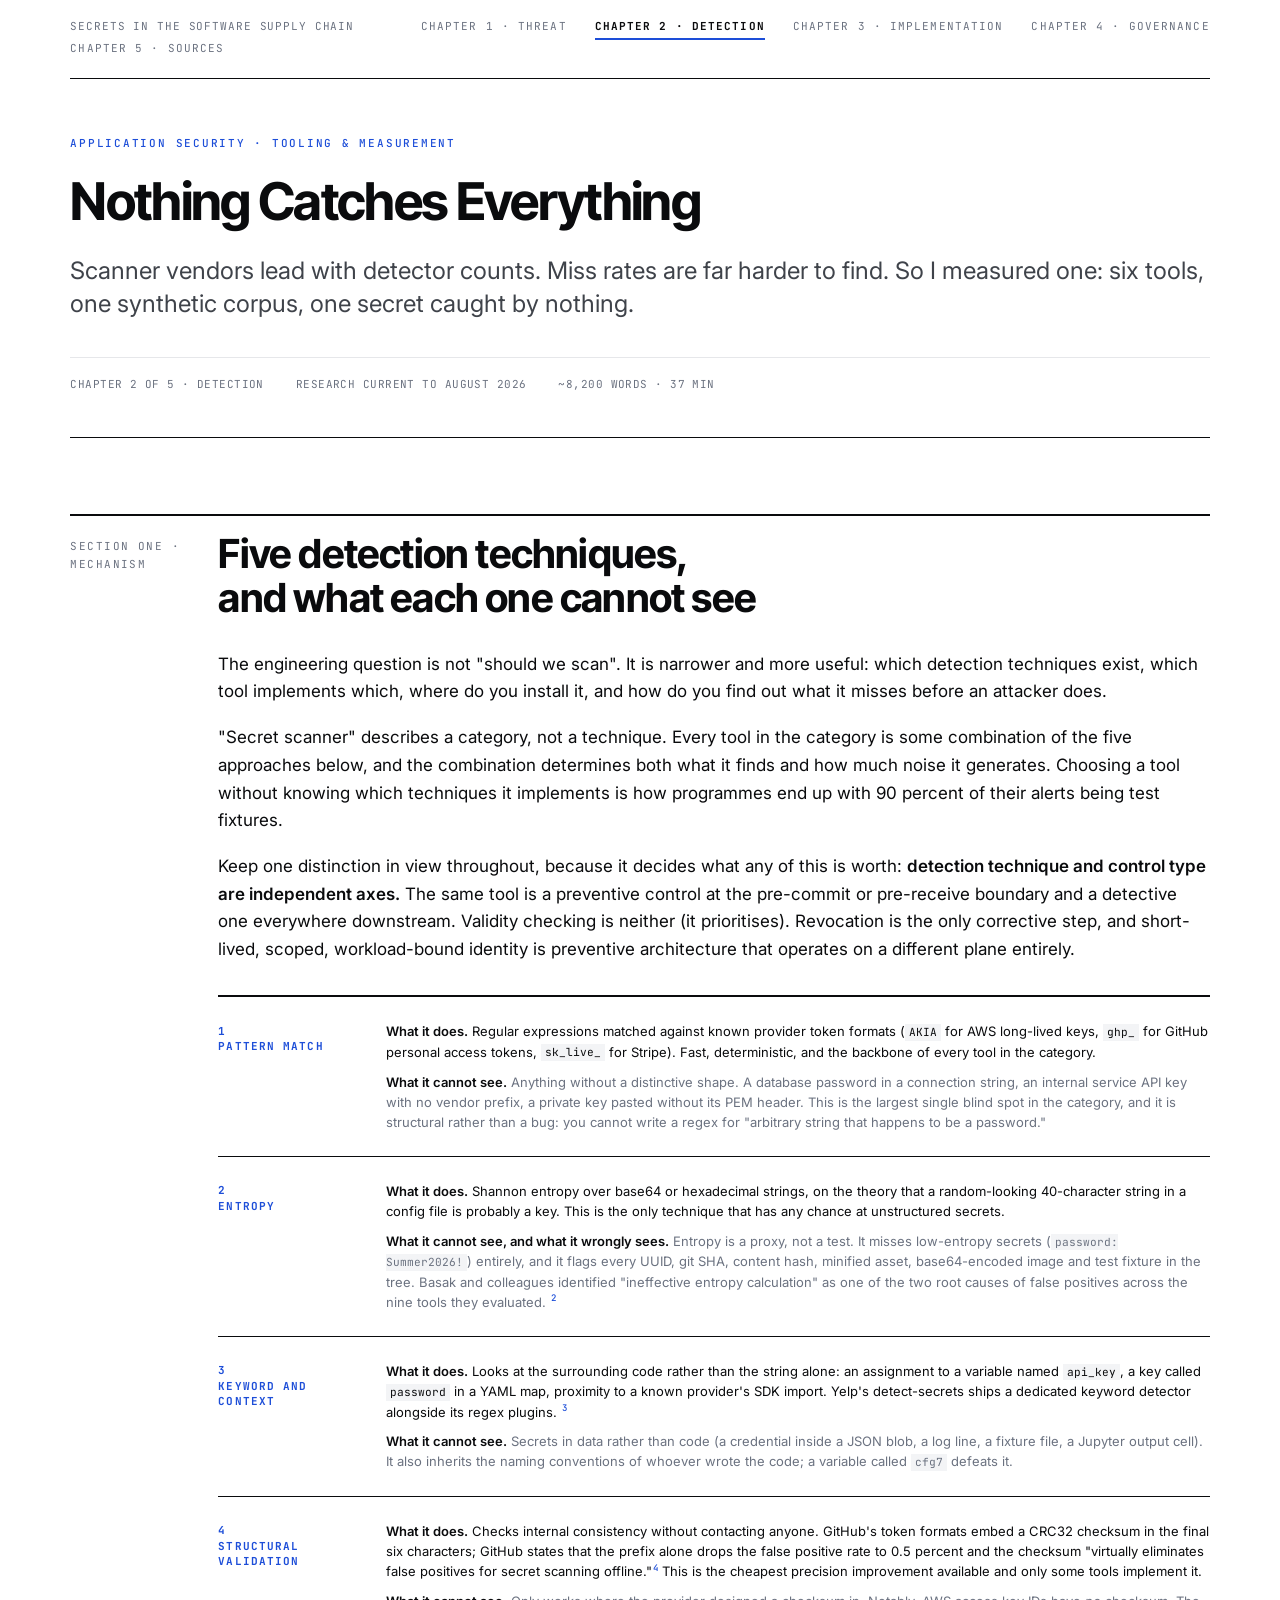
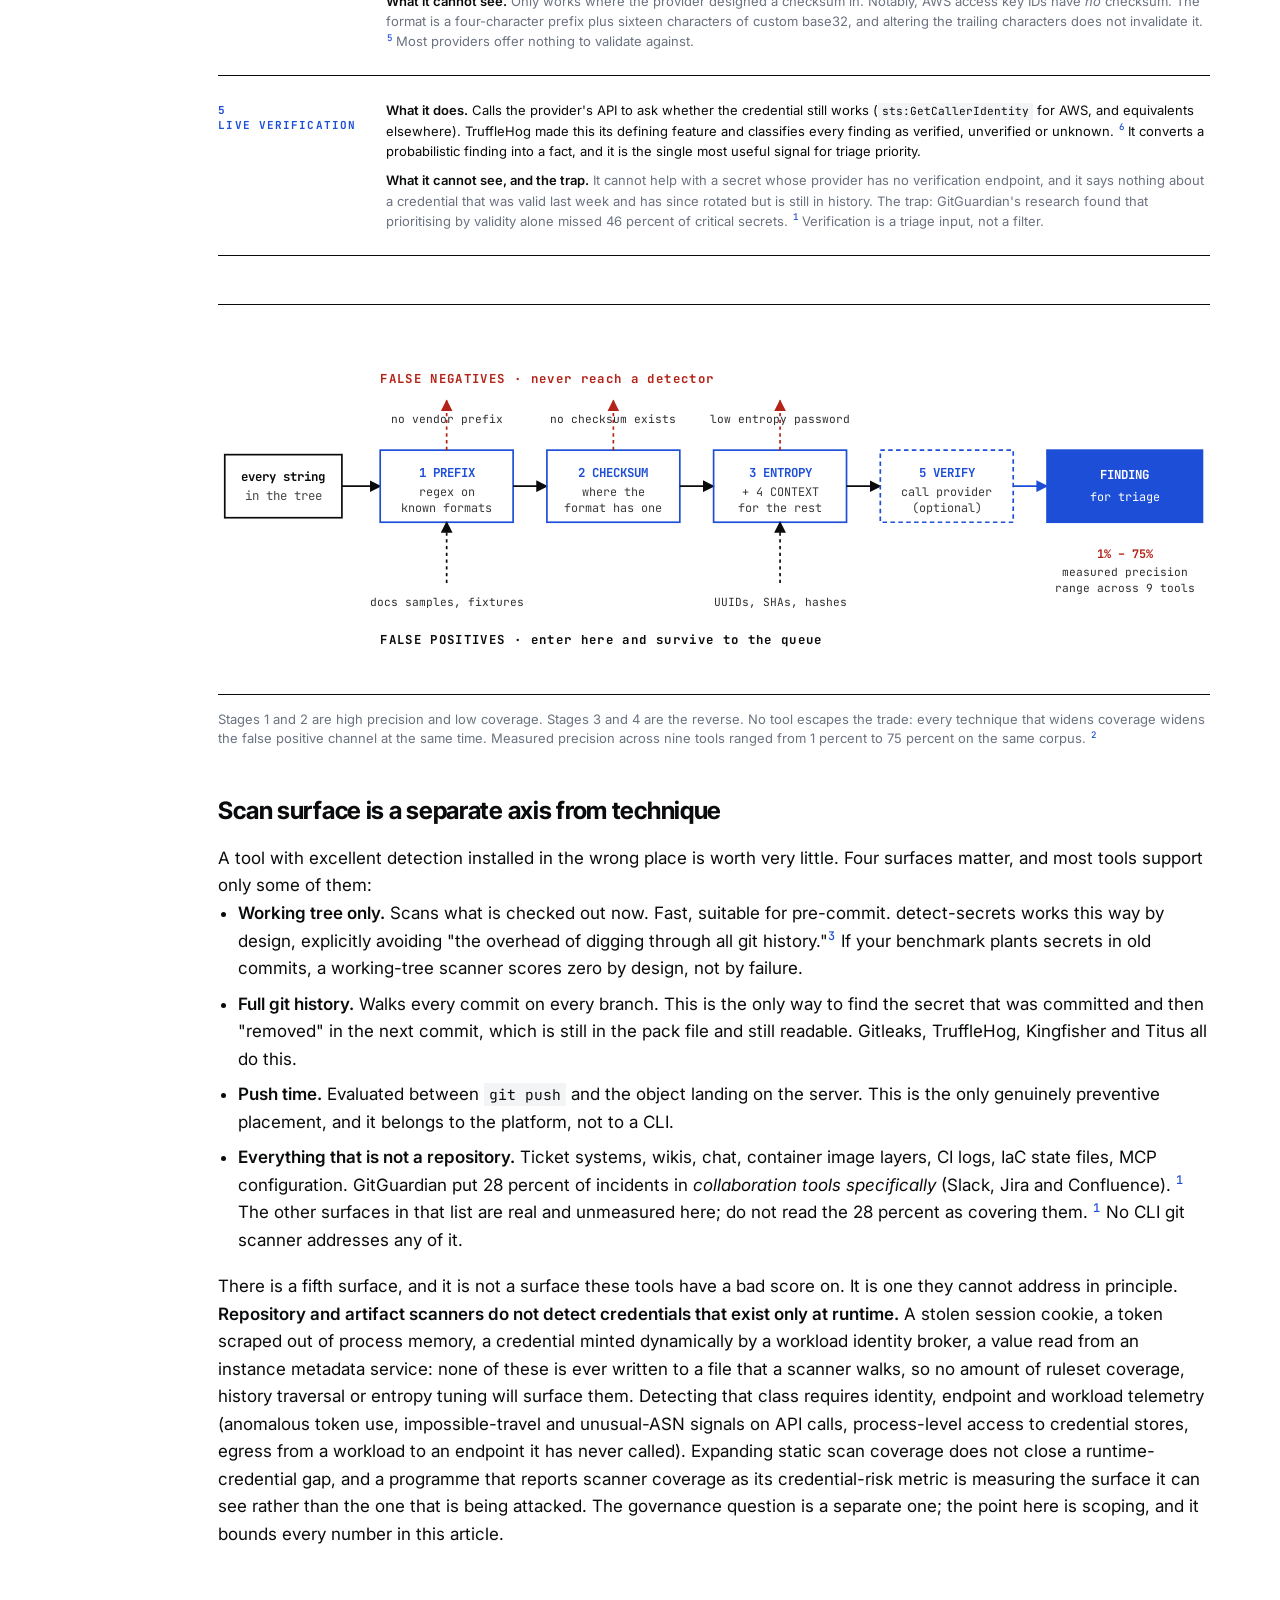
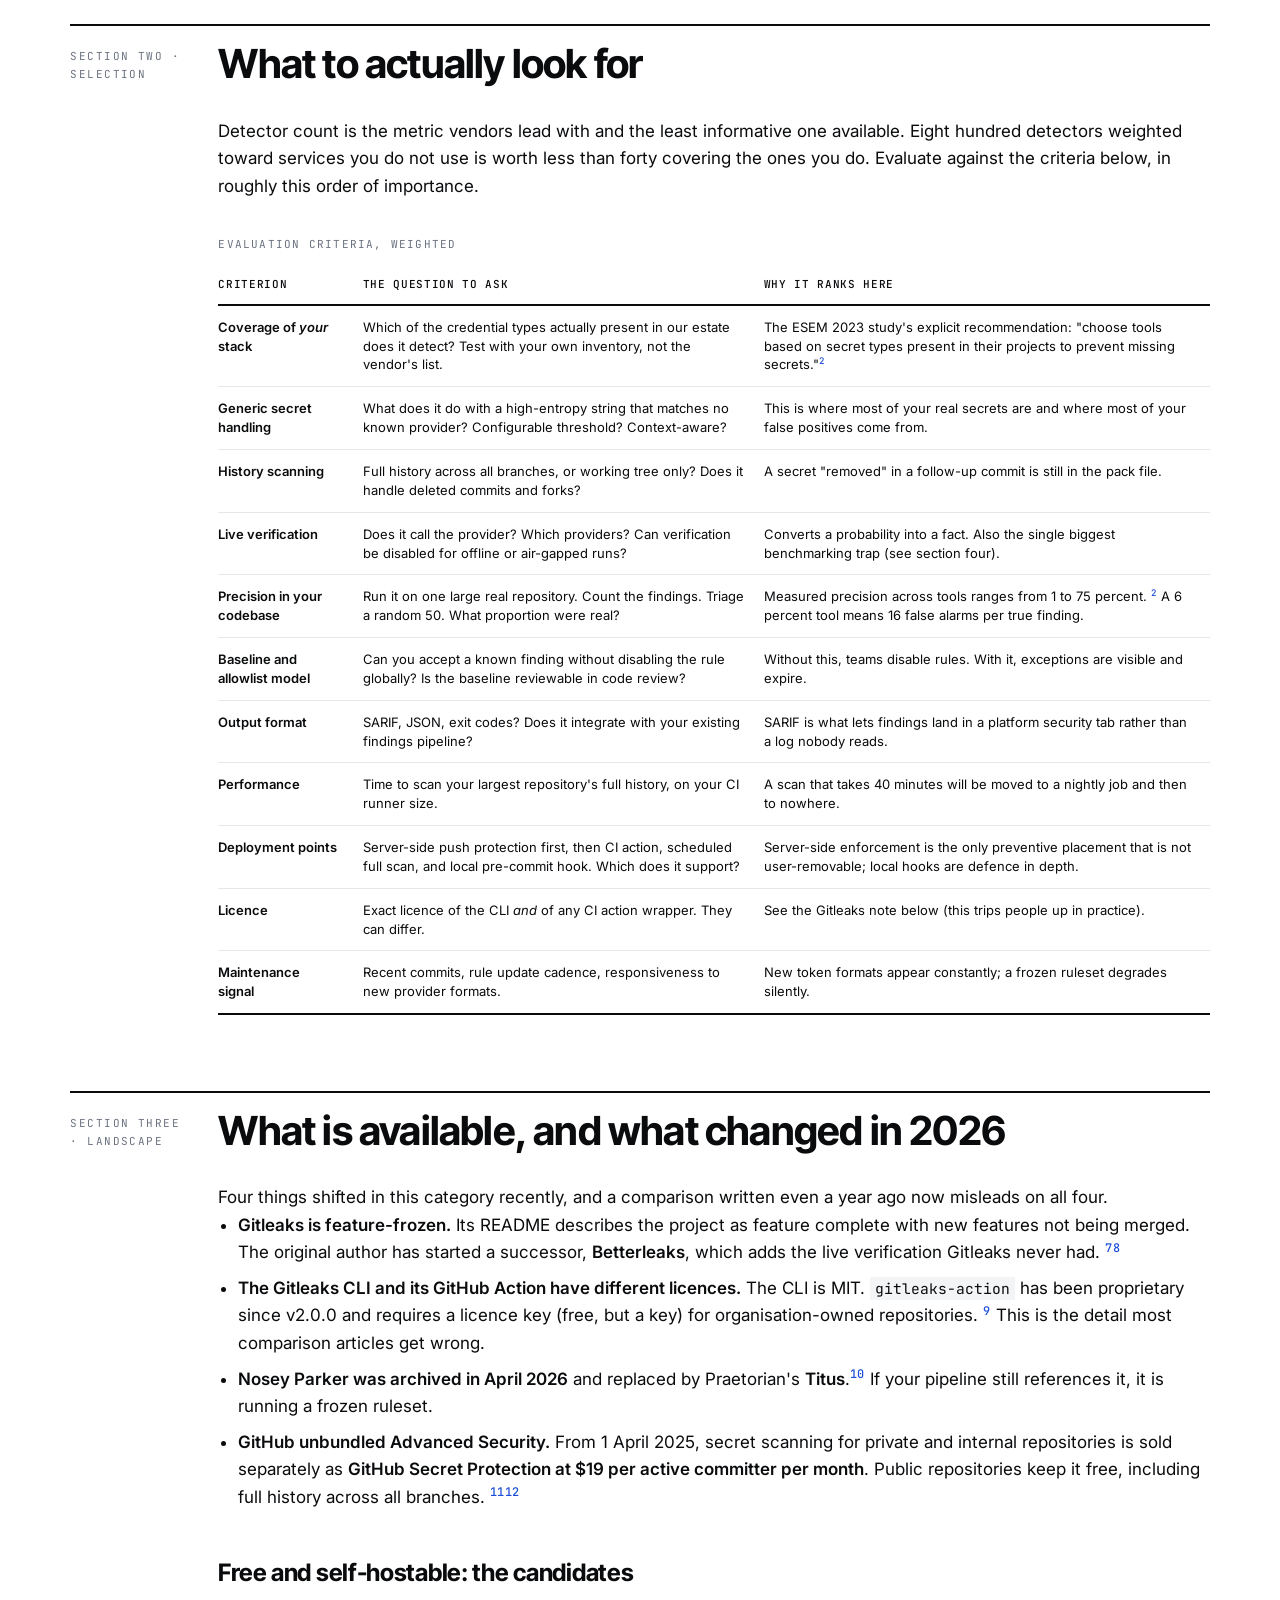
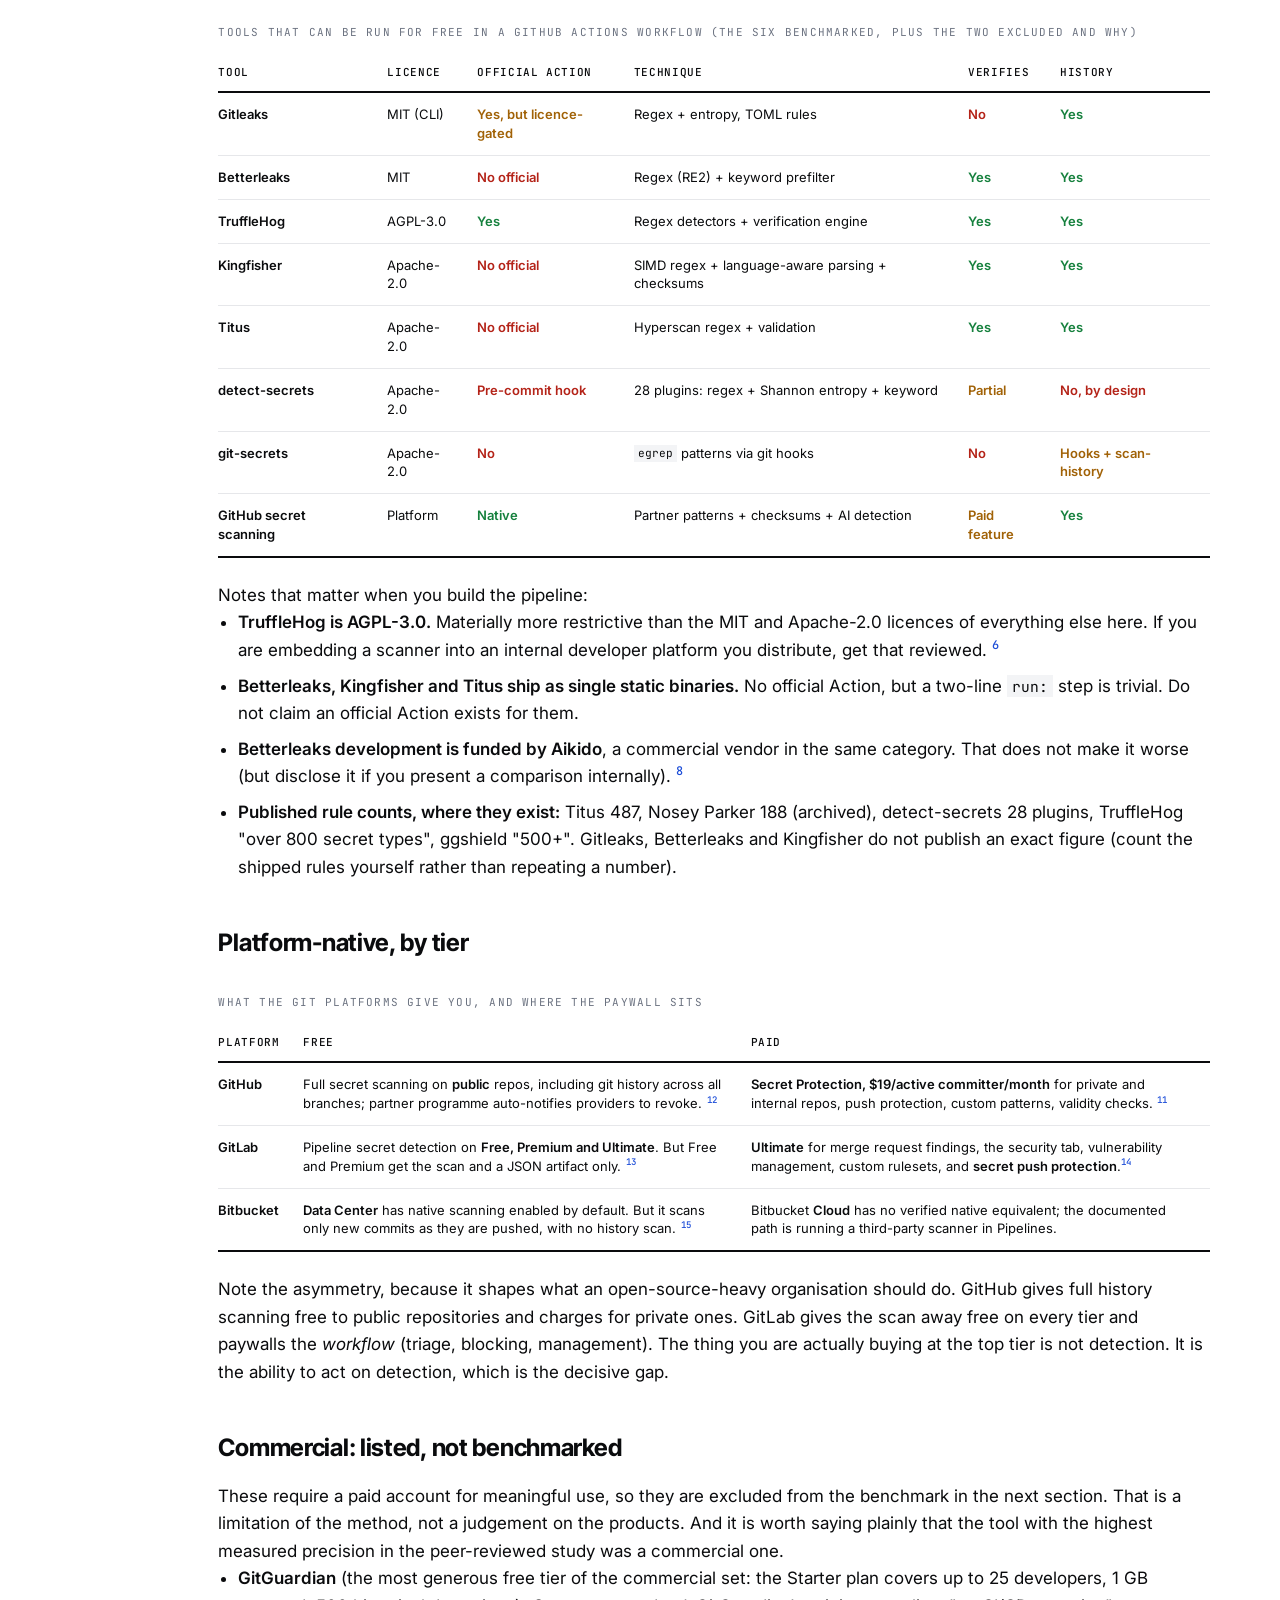
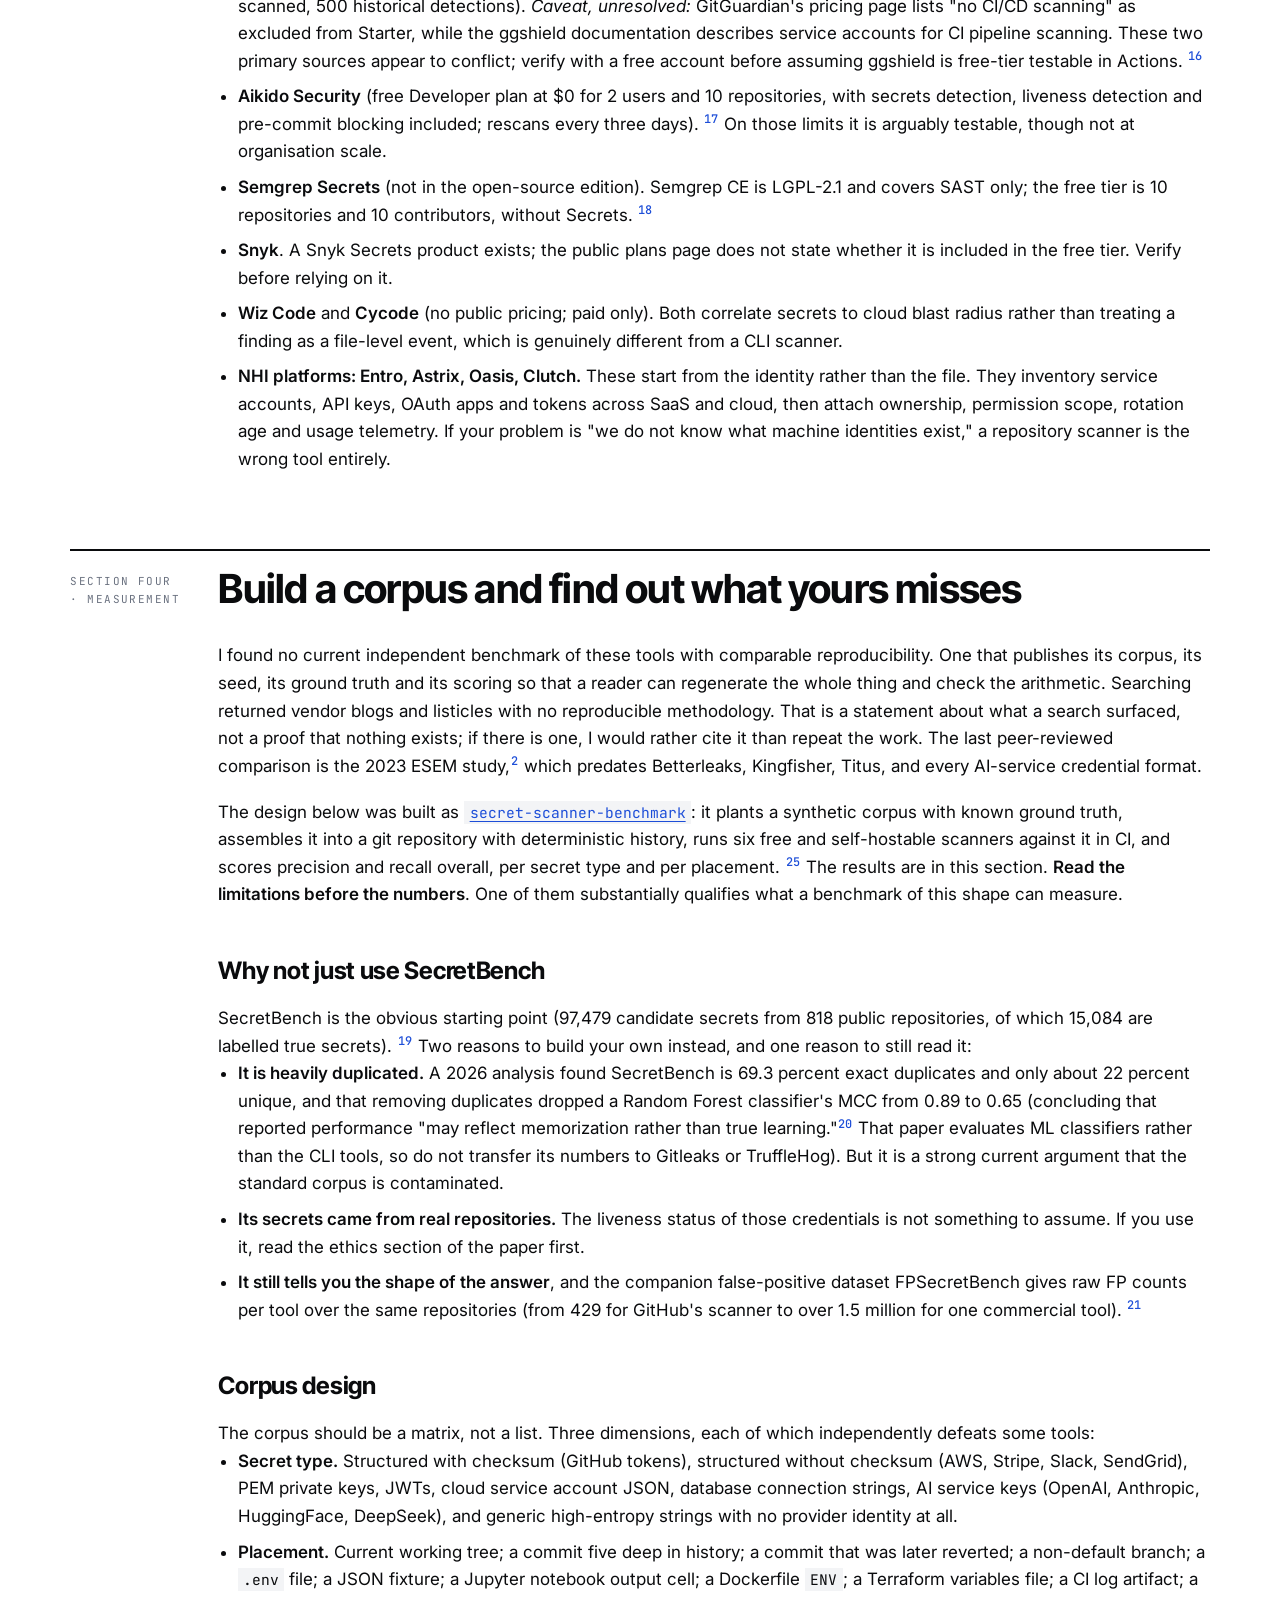
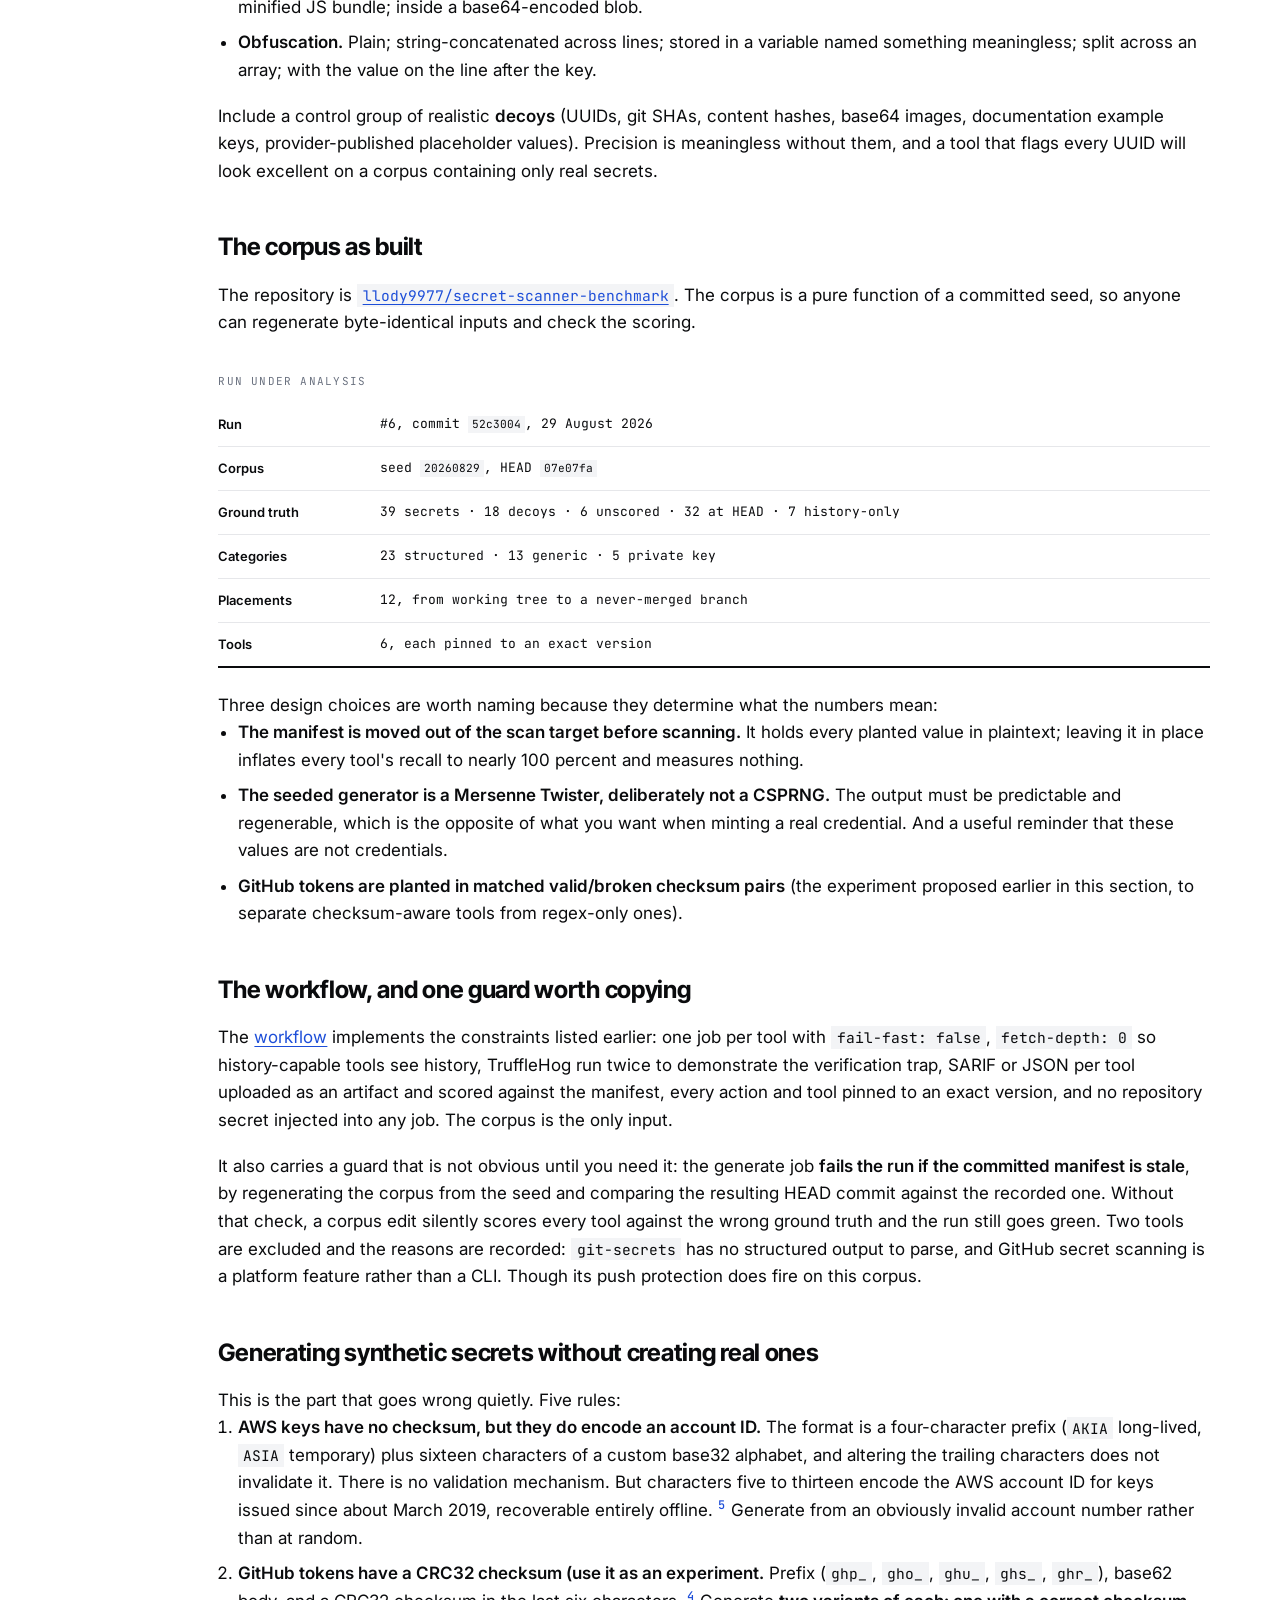
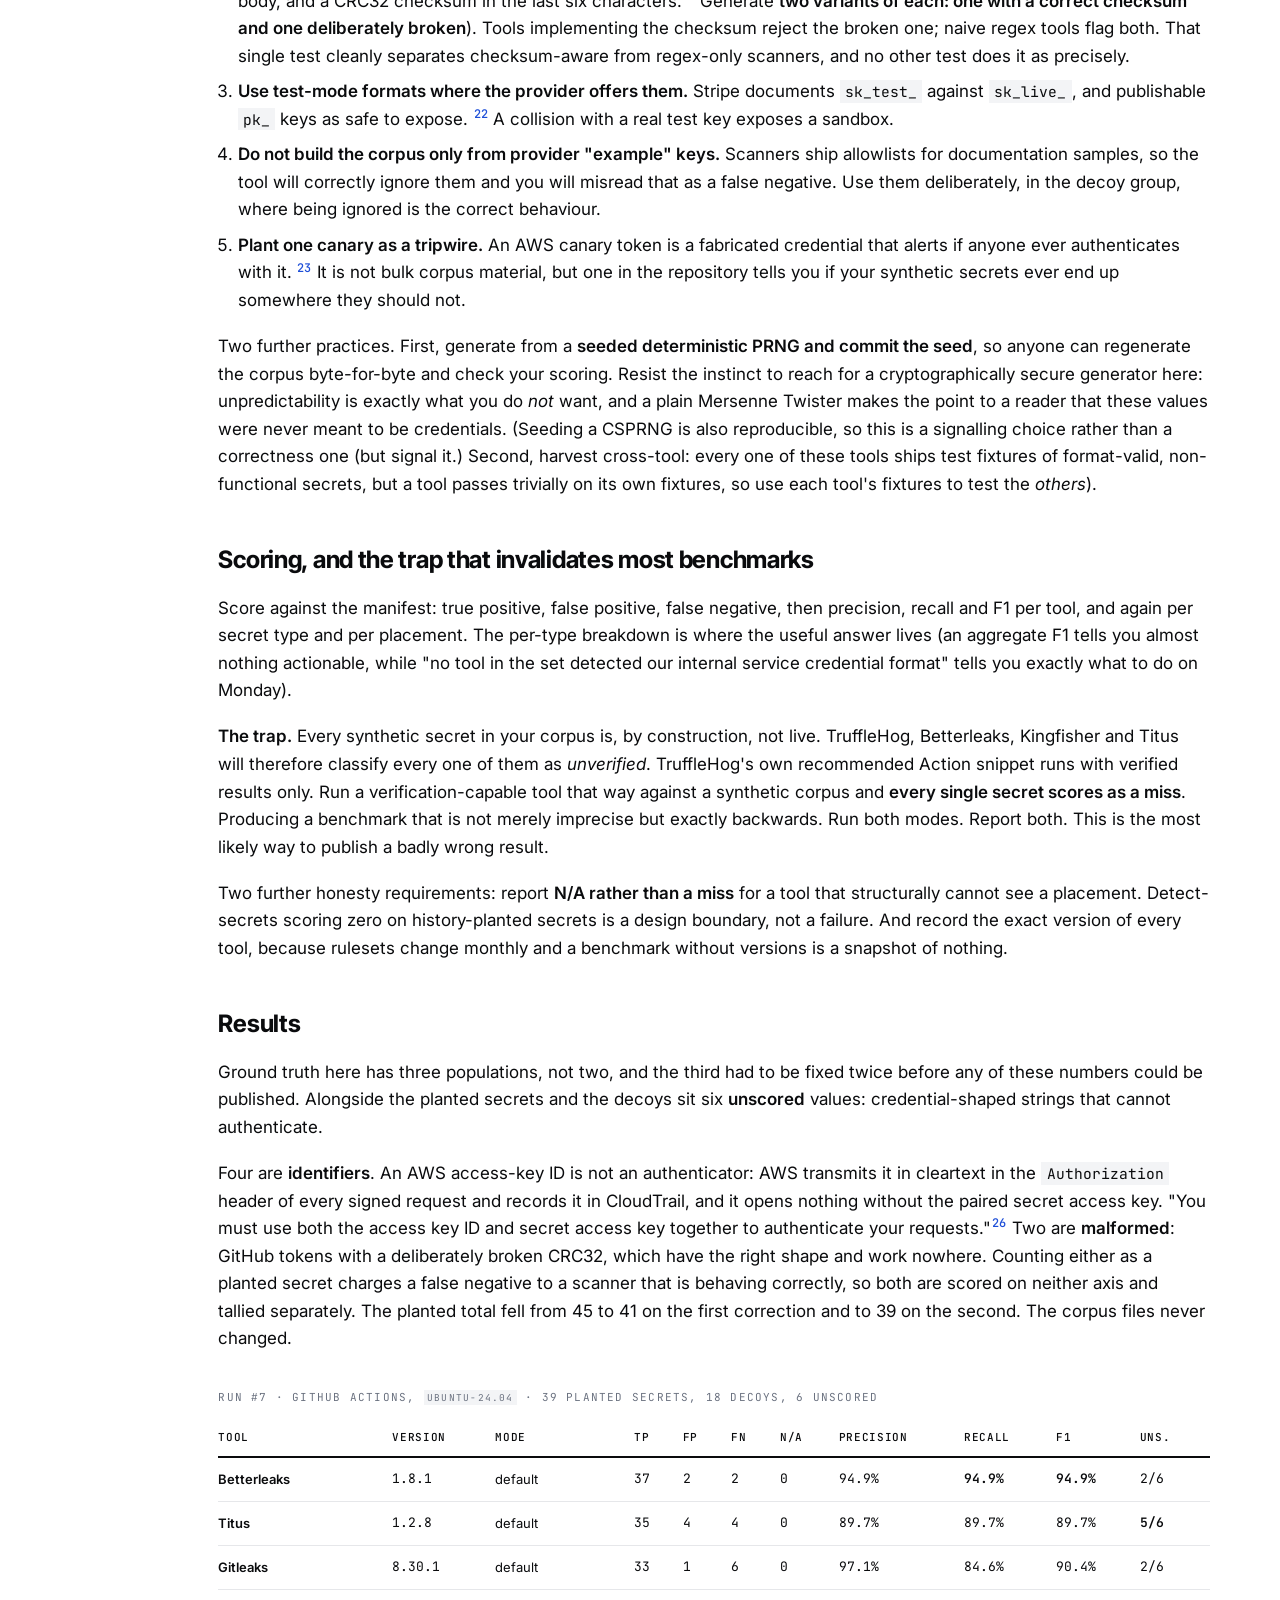
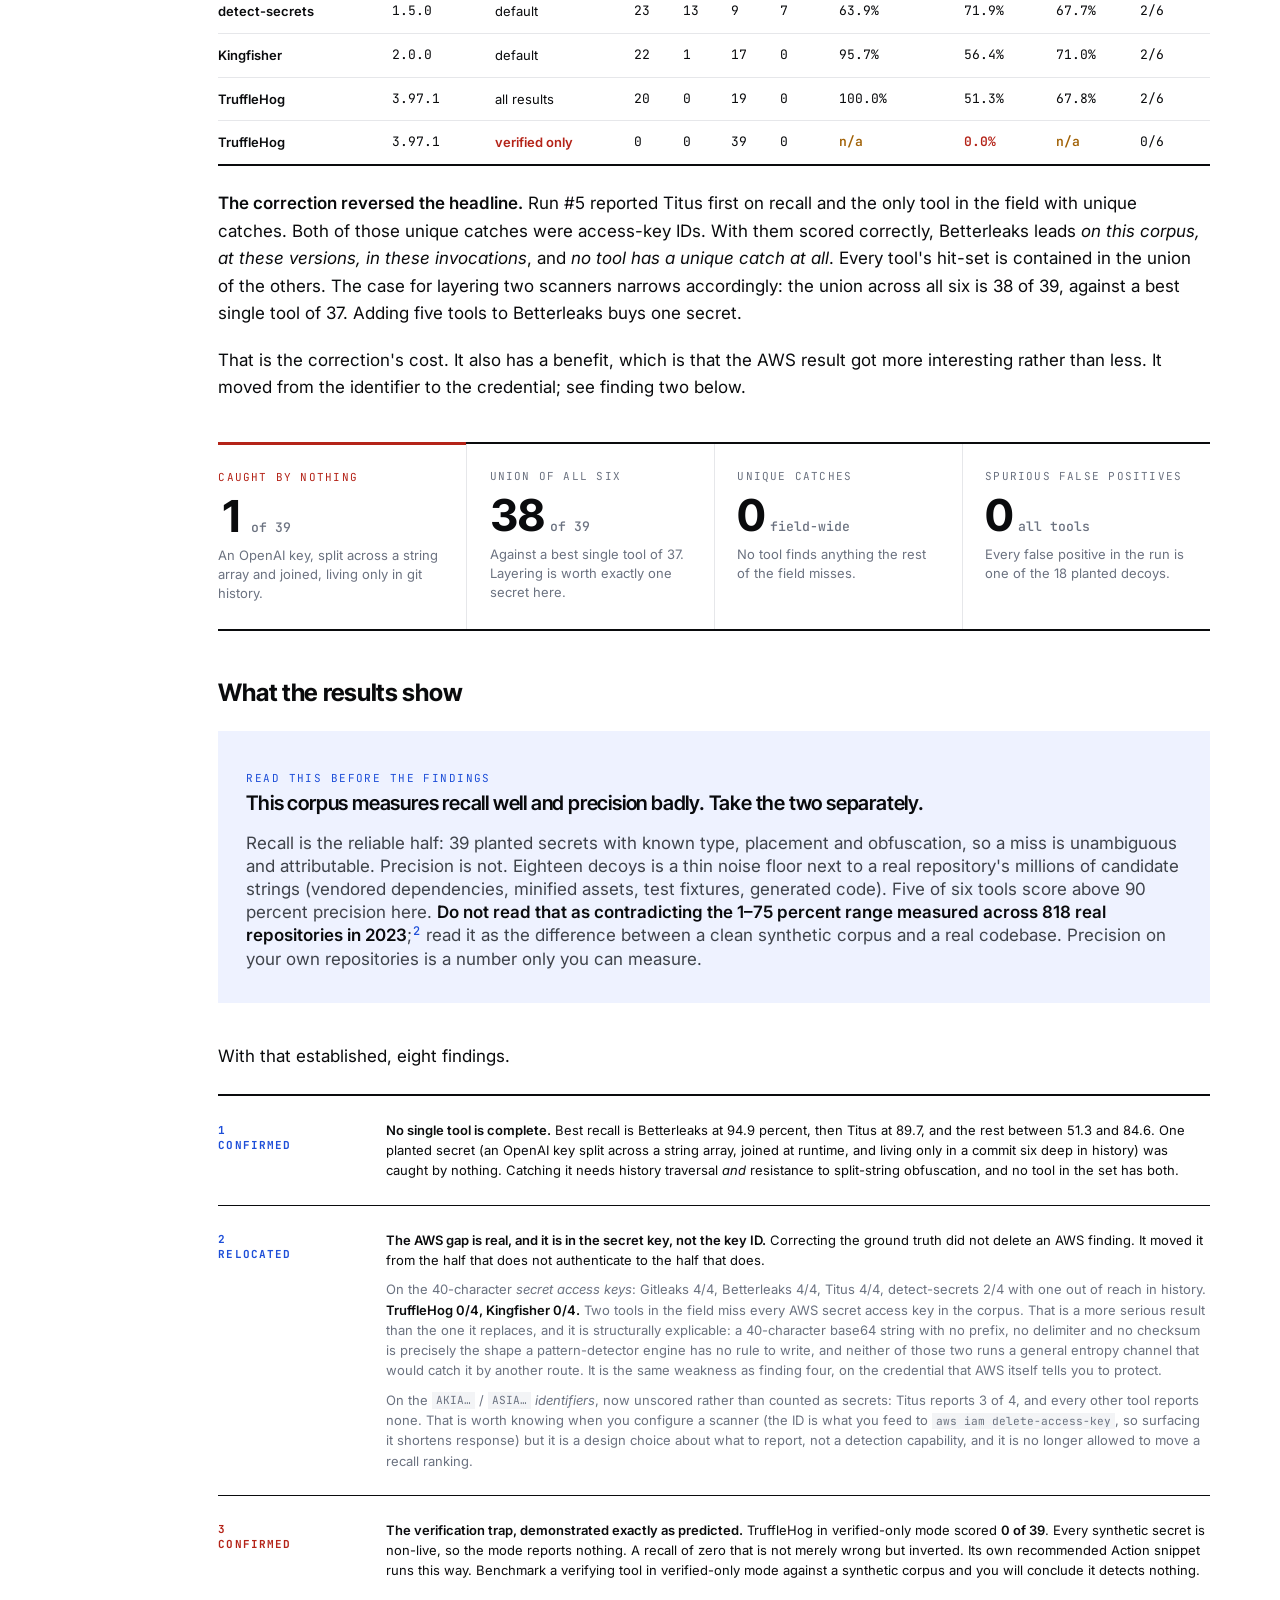
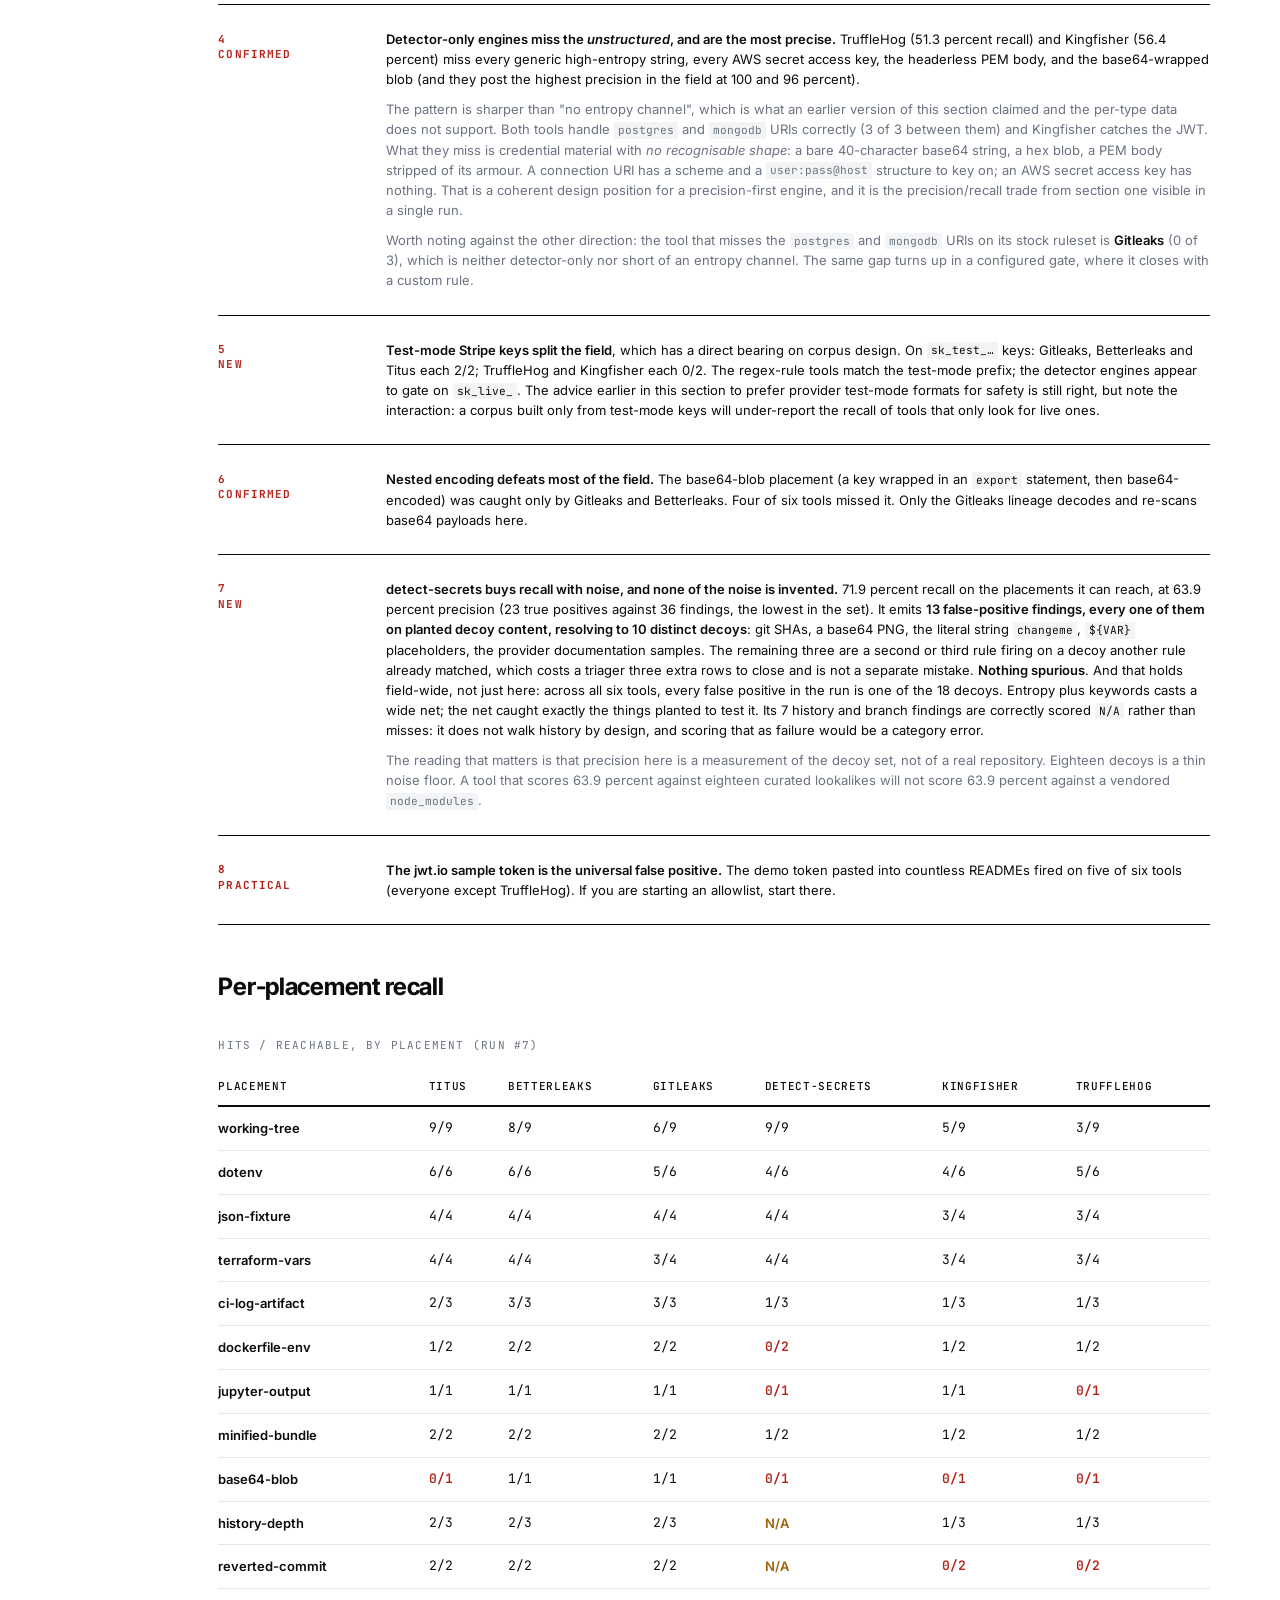
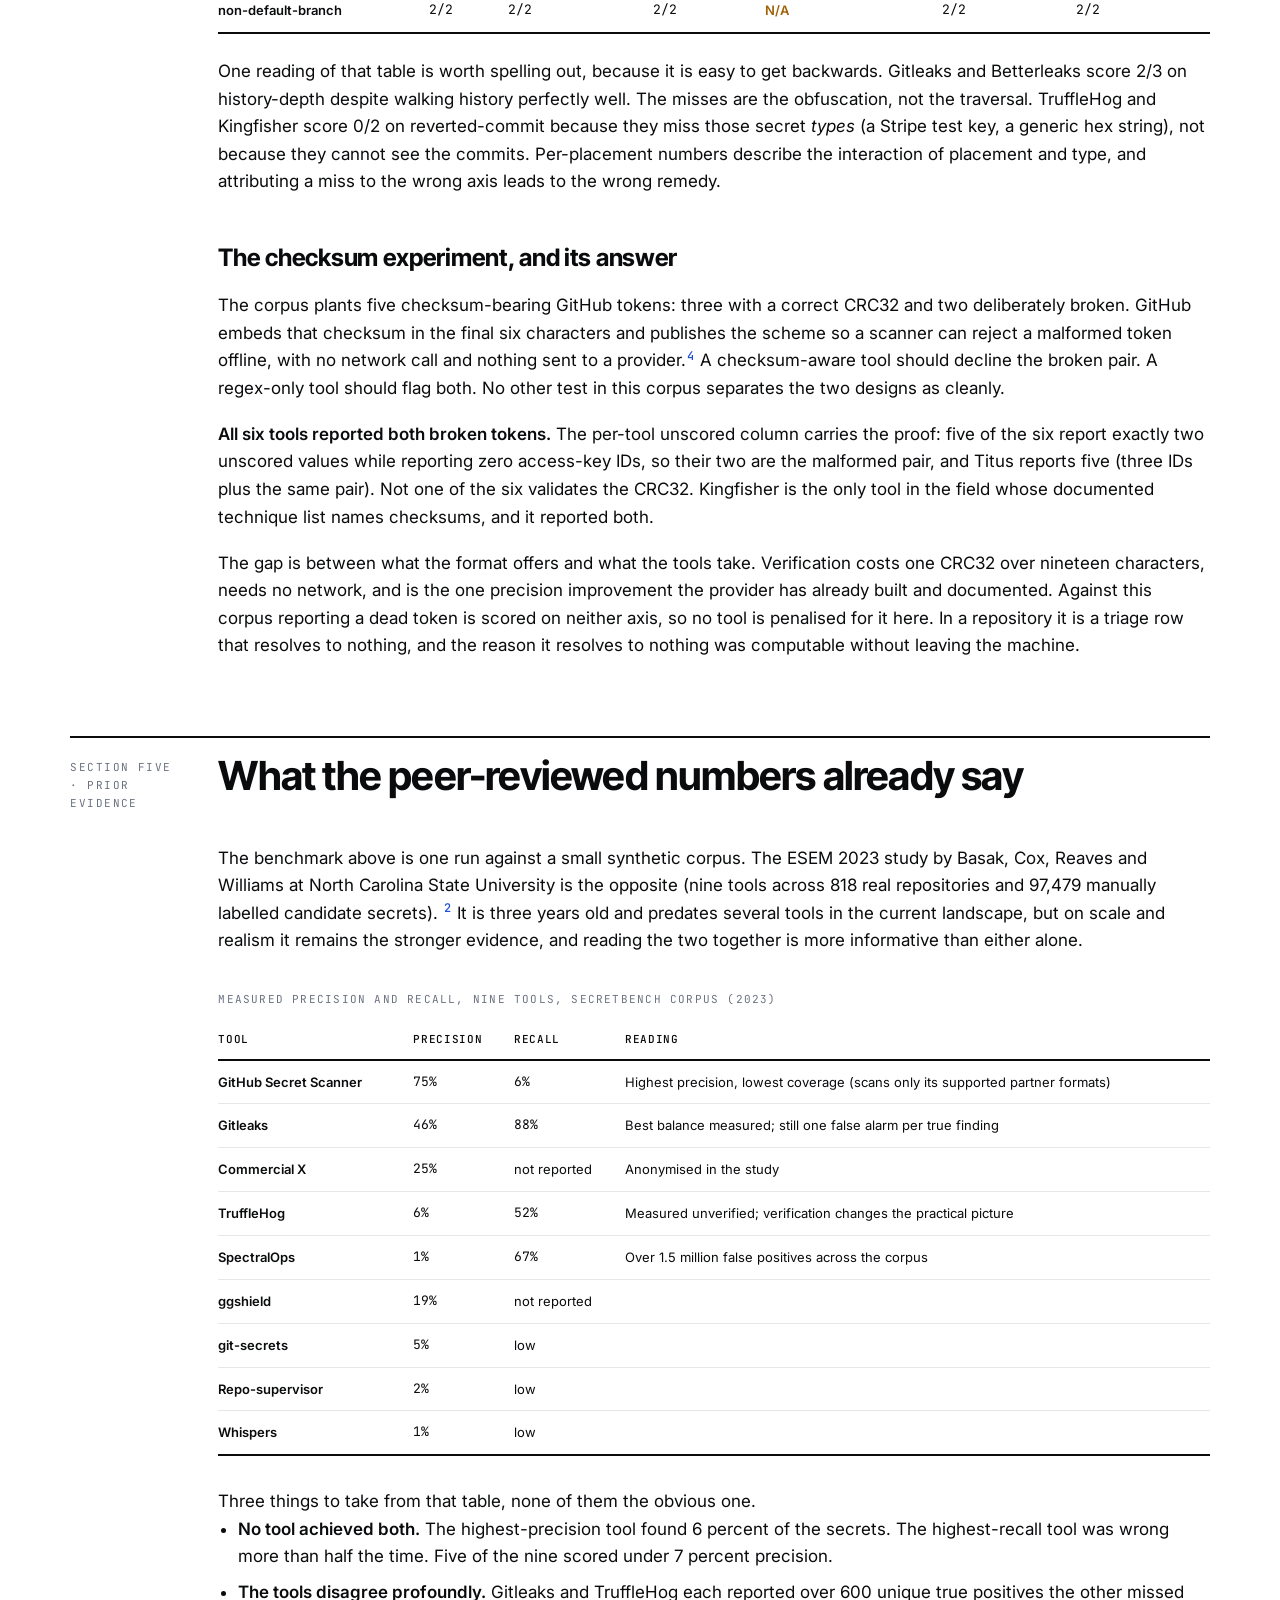
<file: docs/nothing-catches-everything.html>
<!doctype html>
<html lang="en">
<head>
<meta charset="utf-8">
<meta name="viewport" content="width=device-width, initial-scale=1">
<title>Nothing Catches Everything · Secrets in the Software Supply Chain</title>
<meta name="description" content="Five detection techniques and what each cannot see, how to choose a scanner, and a reproducible six-tool benchmark where one synthetic secret was caught by nothing. Chapter 2 of Secrets in the Software Supply Chain.">
<meta name="author" content="Secrets in the Software Supply Chain">
<meta name="color-scheme" content="light">
<meta name="theme-color" content="#1d4ed8">
<link rel="canonical" href="https://llody9977.github.io/secret-scanner-benchmark/nothing-catches-everything.html">
<meta property="og:type" content="article">
<meta property="og:title" content="Nothing Catches Everything">
<meta property="og:description" content="Five detection techniques and what each cannot see, how to choose a scanner, and a reproducible six-tool benchmark where one synthetic secret was caught by nothing. Chapter 2 of Secrets in the Software Supply Chain.">
<meta property="og:url" content="https://llody9977.github.io/secret-scanner-benchmark/nothing-catches-everything.html">
<meta name="twitter:card" content="summary">
<link rel="icon" href="data:image/svg+xml,%3Csvg xmlns='http://www.w3.org/2000/svg' viewBox='0 0 64 64'%3E%3Crect width='64' height='64' fill='%231d4ed8'/%3E%3Ccircle cx='32' cy='25' r='9' fill='none' stroke='white' stroke-width='5'/%3E%3Cpath d='M32 33v18M32 44h8' stroke='white' stroke-width='5' stroke-linecap='round'/%3E%3C/svg%3E">
<link rel="preconnect" href="https://fonts.googleapis.com">
<link rel="preconnect" href="https://fonts.gstatic.com" crossorigin>
<link rel="stylesheet" href="https://fonts.googleapis.com/css2?family=Inter:wght@400;500;600;700&family=Inter+Tight:wght@600;700&family=JetBrains+Mono:wght@400;500;700&display=swap">
<link rel="stylesheet" href="assets/series.css?v=55175ef299">
</head>
<body>
<div class="page">
<div class="serienav"><span class="sn-title">Secrets in the Software Supply Chain</span>
<a href="sixty-second-credential.html">Chapter 1 &middot; Threat</a>
<span aria-current="page">Chapter 2 &middot; Detection</span>
<a href="governed-pipeline.html">Chapter 3 &middot; Implementation</a>
<a href="unnamed-control.html">Chapter 4 &middot; Governance</a>
<a href="sources.html">Chapter 5 &middot; Sources</a></div>
  <header class="masthead">
    <p class="kicker">Application Security &middot; Tooling &amp; Measurement</p>
    <h1>Nothing Catches Everything</h1>
    <p class="dek">Scanner vendors lead with detector counts. Miss rates are far harder to find. So I measured one: six tools, one synthetic corpus, one secret caught by nothing.</p>
    <div class="byline">
      <span>Chapter 2 of 5 &middot; Detection</span>
      <span>Research current to August 2026</span>
      <span>~8,200 words &middot; 37 min</span>
    </div>
  </header>

  

  <!-- ============ HOW SCANNERS WORK ============ -->
  <section id="capabilities">
    <div class="sec-head">
      <span class="sec-label">Section one &middot; Mechanism</span>
      <h2>Five detection techniques, and what each one cannot see</h2>
    </div>

    <div class="col flow">
      <p>The engineering question is not "should we scan". It is narrower and more useful: which detection techniques exist, which tool implements which, where do you install it, and how do you find out what it misses before an attacker does.</p>
      <p>"Secret scanner" describes a category, not a technique. Every tool in the category is some combination of the five approaches below, and the combination determines both what it finds and how much noise it generates. Choosing a tool without knowing which techniques it implements is how programmes end up with 90 percent of their alerts being test fixtures.</p>
      <p>Keep one distinction in view throughout, because it decides what any of this is worth: <strong>detection technique and control type are independent axes.</strong> The same tool is a preventive control at the pre-commit or pre-receive boundary and a detective one everywhere downstream. Validity checking is neither (it prioritises). Revocation is the only corrective step, and short-lived, scoped, workload-bound identity is preventive architecture that operates on a different plane entirely.</p>
    </div>

    <div class="gaps" style="margin-top:2rem">
      <div class="gap" data-tone="accent">
        <span class="gap-name">1<br>Pattern match</span>
        <div>
          <p><strong>What it does.</strong> Regular expressions matched against known provider token formats (<code>AKIA</code> for AWS long-lived keys, <code>ghp_</code> for GitHub personal access tokens, <code>sk_live_</code> for Stripe). Fast, deterministic, and the backbone of every tool in the category.</p>
          <p><strong>What it cannot see.</strong> Anything without a distinctive shape. A database password in a connection string, an internal service API key with no vendor prefix, a private key pasted without its PEM header. This is the largest single blind spot in the category, and it is structural rather than a bug: you cannot write a regex for "arbitrary string that happens to be a password."</p>
        </div>
      </div>
      <div class="gap" data-tone="accent">
        <span class="gap-name">2<br>Entropy</span>
        <div>
          <p><strong>What it does.</strong> Shannon entropy over base64 or hexadecimal strings, on the theory that a random-looking 40-character string in a config file is probably a key. This is the only technique that has any chance at unstructured secrets.</p>
          <p><strong>What it cannot see, and what it wrongly sees.</strong> Entropy is a proxy, not a test. It misses low-entropy secrets (<code>password: Summer2026!</code>) entirely, and it flags every UUID, git SHA, content hash, minified asset, base64-encoded image and test fixture in the tree. Basak and colleagues identified "ineffective entropy calculation" as one of the two root causes of false positives across the nine tools they evaluated. <sup class="fn"><a href="sources.html#p2-fn-2">2</a></sup></p>
        </div>
      </div>
      <div class="gap" data-tone="accent">
        <span class="gap-name">3<br>Keyword and context</span>
        <div>
          <p><strong>What it does.</strong> Looks at the surrounding code rather than the string alone: an assignment to a variable named <code>api_key</code>, a key called <code>password</code> in a YAML map, proximity to a known provider's SDK import. Yelp's detect-secrets ships a dedicated keyword detector alongside its regex plugins. <sup class="fn"><a href="sources.html#p2-fn-3">3</a></sup></p>
          <p><strong>What it cannot see.</strong> Secrets in data rather than code (a credential inside a JSON blob, a log line, a fixture file, a Jupyter output cell). It also inherits the naming conventions of whoever wrote the code; a variable called <code>cfg7</code> defeats it.</p>
        </div>
      </div>
      <div class="gap" data-tone="accent">
        <span class="gap-name">4<br>Structural validation</span>
        <div>
          <p><strong>What it does.</strong> Checks internal consistency without contacting anyone. GitHub's token formats embed a CRC32 checksum in the final six characters; GitHub states that the prefix alone drops the false positive rate to 0.5 percent and the checksum "virtually eliminates false positives for secret scanning offline."<sup class="fn"><a href="sources.html#p2-fn-4">4</a></sup> This is the cheapest precision improvement available and only some tools implement it.</p>
          <p><strong>What it cannot see.</strong> Only works where the provider designed a checksum in. Notably, AWS access key IDs have <em>no</em> checksum. The format is a four-character prefix plus sixteen characters of custom base32, and altering the trailing characters does not invalidate it. <sup class="fn"><a href="sources.html#p2-fn-5">5</a></sup> Most providers offer nothing to validate against.</p>
        </div>
      </div>
      <div class="gap" data-tone="accent">
        <span class="gap-name">5<br>Live verification</span>
        <div>
          <p><strong>What it does.</strong> Calls the provider's API to ask whether the credential still works (<code>sts:GetCallerIdentity</code> for AWS, and equivalents elsewhere). TruffleHog made this its defining feature and classifies every finding as verified, unverified or unknown. <sup class="fn"><a href="sources.html#p2-fn-6">6</a></sup> It converts a probabilistic finding into a fact, and it is the single most useful signal for triage priority.</p>
          <p><strong>What it cannot see, and the trap.</strong> It cannot help with a secret whose provider has no verification endpoint, and it says nothing about a credential that was valid last week and has since rotated but is still in history. The trap: GitGuardian's research found that prioritising by validity alone missed 46 percent of critical secrets. <sup class="fn"><a href="sources.html#p2-fn-1">1</a></sup> Verification is a triage input, not a filter.</p>
        </div>
      </div>
    </div>

    <figure>
      <div class="figframe">
        <svg viewBox="0 0 880 296" role="img" aria-label="A detection funnel: every string in a repository passes through prefix matching, structural validation, entropy analysis and context analysis before optional live verification. Structured secrets exit as high-confidence findings; unstructured secrets fall through as false negatives; hashes, UUIDs and fixtures enter as false positives.">
          <defs>
            <marker id="p2arrow" viewBox="0 0 10 10" refX="9" refY="5" markerWidth="7" markerHeight="7" orient="auto-start-reverse">
              <path d="M 0 0 L 10 5 L 0 10 z" fill="currentColor"></path>
            </marker>
            <marker id="p2arrowc" viewBox="0 0 10 10" refX="9" refY="5" markerWidth="7" markerHeight="7" orient="auto-start-reverse">
              <path class="crit-fill" d="M 0 0 L 10 5 L 0 10 z"></path>
            </marker>
            <marker id="p2arrowa" viewBox="0 0 10 10" refX="9" refY="5" markerWidth="7" markerHeight="7" orient="auto-start-reverse">
              <path class="acc-fill" d="M 0 0 L 10 5 L 0 10 z"></path>
            </marker>
          </defs>

          <!-- input -->
          <rect x="6" y="108" width="104" height="56" fill="none" stroke="currentColor" stroke-width="1.5"></rect>
          <text x="58" y="131" text-anchor="middle" font-family="JetBrains Mono, monospace" font-size="11" font-weight="700" fill="currentColor">every string</text>
          <text x="58" y="148" text-anchor="middle" font-family="JetBrains Mono, monospace" font-size="11" fill="currentColor" opacity="0.75">in the tree</text>
          <line x1="110" y1="136" x2="144" y2="136" stroke="currentColor" stroke-width="1.5" marker-end="url(#p2arrow)"></line>

          <!-- stages -->
          <rect x="144" y="104" width="118" height="64" fill="none" class="acc-line" stroke-width="1.5"></rect>
          <text x="203" y="128" text-anchor="middle" font-family="JetBrains Mono, monospace" font-size="11" font-weight="700" class="acc-text">1 PREFIX</text>
          <text x="203" y="145" text-anchor="middle" font-family="JetBrains Mono, monospace" font-size="10.5" fill="currentColor" opacity="0.8">regex on</text>
          <text x="203" y="159" text-anchor="middle" font-family="JetBrains Mono, monospace" font-size="10.5" fill="currentColor" opacity="0.8">known formats</text>
          <line x1="262" y1="136" x2="292" y2="136" stroke="currentColor" stroke-width="1.5" marker-end="url(#p2arrow)"></line>

          <rect x="292" y="104" width="118" height="64" fill="none" class="acc-line" stroke-width="1.5"></rect>
          <text x="351" y="128" text-anchor="middle" font-family="JetBrains Mono, monospace" font-size="11" font-weight="700" class="acc-text">2 CHECKSUM</text>
          <text x="351" y="145" text-anchor="middle" font-family="JetBrains Mono, monospace" font-size="10.5" fill="currentColor" opacity="0.8">where the</text>
          <text x="351" y="159" text-anchor="middle" font-family="JetBrains Mono, monospace" font-size="10.5" fill="currentColor" opacity="0.8">format has one</text>
          <line x1="410" y1="136" x2="440" y2="136" stroke="currentColor" stroke-width="1.5" marker-end="url(#p2arrow)"></line>

          <rect x="440" y="104" width="118" height="64" fill="none" class="acc-line" stroke-width="1.5"></rect>
          <text x="499" y="128" text-anchor="middle" font-family="JetBrains Mono, monospace" font-size="11" font-weight="700" class="acc-text">3 ENTROPY</text>
          <text x="499" y="145" text-anchor="middle" font-family="JetBrains Mono, monospace" font-size="10.5" fill="currentColor" opacity="0.8">+ 4 CONTEXT</text>
          <text x="499" y="159" text-anchor="middle" font-family="JetBrains Mono, monospace" font-size="10.5" fill="currentColor" opacity="0.8">for the rest</text>
          <line x1="558" y1="136" x2="588" y2="136" stroke="currentColor" stroke-width="1.5" marker-end="url(#p2arrow)"></line>

          <rect x="588" y="104" width="118" height="64" fill="none" class="acc-line" stroke-width="1.5" stroke-dasharray="4 3"></rect>
          <text x="647" y="128" text-anchor="middle" font-family="JetBrains Mono, monospace" font-size="11" font-weight="700" class="acc-text">5 VERIFY</text>
          <text x="647" y="145" text-anchor="middle" font-family="JetBrains Mono, monospace" font-size="10.5" fill="currentColor" opacity="0.8">call provider</text>
          <text x="647" y="159" text-anchor="middle" font-family="JetBrains Mono, monospace" font-size="10.5" fill="currentColor" opacity="0.8">(optional)</text>
          <line x1="706" y1="136" x2="736" y2="136" class="acc-line" stroke-width="1.5" marker-end="url(#p2arrowa)"></line>

          <rect class="acc-fill acc-line" x="736" y="104" width="138" height="64" stroke-width="1.5"></rect>
          <text x="805" y="130" text-anchor="middle" font-family="JetBrains Mono, monospace" font-size="11" font-weight="700" class="acc-inv">FINDING</text>
          <text x="805" y="149" text-anchor="middle" font-family="JetBrains Mono, monospace" font-size="10.5" class="acc-inv">for triage</text>

          <!-- false negatives falling out -->
          <text x="144" y="44" font-family="JetBrains Mono, monospace" font-size="11" font-weight="700" letter-spacing="1.2" class="crit-text">FALSE NEGATIVES · never reach a detector</text>
          <path d="M 203 104 L 203 60" fill="none" class="crit-line" stroke-width="1.5" stroke-dasharray="3 3" marker-end="url(#p2arrowc)"></path>
          <path d="M 351 104 L 351 60" fill="none" class="crit-line" stroke-width="1.5" stroke-dasharray="3 3" marker-end="url(#p2arrowc)"></path>
          <path d="M 499 104 L 499 60" fill="none" class="crit-line" stroke-width="1.5" stroke-dasharray="3 3" marker-end="url(#p2arrowc)"></path>
          <text x="203" y="80" text-anchor="middle" font-family="JetBrains Mono, monospace" font-size="10" fill="currentColor" opacity="0.85">no vendor prefix</text>
          <text x="351" y="80" text-anchor="middle" font-family="JetBrains Mono, monospace" font-size="10" fill="currentColor" opacity="0.85">no checksum exists</text>
          <text x="499" y="80" text-anchor="middle" font-family="JetBrains Mono, monospace" font-size="10" fill="currentColor" opacity="0.85">low entropy password</text>

          <!-- false positives entering -->
          <text x="144" y="276" font-family="JetBrains Mono, monospace" font-size="11" font-weight="700" letter-spacing="1.2" fill="currentColor">FALSE POSITIVES · enter here and survive to the queue</text>
          <path d="M 499 222 L 499 168" fill="none" stroke="currentColor" stroke-width="1.5" stroke-dasharray="3 3" marker-end="url(#p2arrow)"></path>
          <path d="M 203 222 L 203 168" fill="none" stroke="currentColor" stroke-width="1.5" stroke-dasharray="3 3" marker-end="url(#p2arrow)"></path>
          <text x="203" y="242" text-anchor="middle" font-family="JetBrains Mono, monospace" font-size="10" fill="currentColor" opacity="0.85">docs samples, fixtures</text>
          <text x="499" y="242" text-anchor="middle" font-family="JetBrains Mono, monospace" font-size="10" fill="currentColor" opacity="0.85">UUIDs, SHAs, hashes</text>
          <text x="805" y="200" text-anchor="middle" font-family="JetBrains Mono, monospace" font-size="10.5" font-weight="700" class="crit-text">1% – 75%</text>
          <text x="805" y="216" text-anchor="middle" font-family="JetBrains Mono, monospace" font-size="10" fill="currentColor" opacity="0.85">measured precision</text>
          <text x="805" y="230" text-anchor="middle" font-family="JetBrains Mono, monospace" font-size="10" fill="currentColor" opacity="0.85">range across 9 tools</text>
        </svg>
      </div>
      <figcaption>Stages 1 and 2 are high precision and low coverage. Stages 3 and 4 are the reverse. No tool escapes the trade: every technique that widens coverage widens the false positive channel at the same time. Measured precision across nine tools ranged from 1 percent to 75 percent on the same corpus. <sup class="fn"><a href="sources.html#p2-fn-2">2</a></sup></figcaption>
    </figure>

    <h3 class="wide">Scan surface is a separate axis from technique</h3>
    <div class="col flow">
      <p>A tool with excellent detection installed in the wrong place is worth very little. Four surfaces matter, and most tools support only some of them:</p>
      <ul>
        <li><strong>Working tree only.</strong> Scans what is checked out now. Fast, suitable for pre-commit. detect-secrets works this way by design, explicitly avoiding "the overhead of digging through all git history."<sup class="fn"><a href="sources.html#p2-fn-3">3</a></sup> If your benchmark plants secrets in old commits, a working-tree scanner scores zero by design, not by failure.</li>
        <li><strong>Full git history.</strong> Walks every commit on every branch. This is the only way to find the secret that was committed and then "removed" in the next commit, which is still in the pack file and still readable. Gitleaks, TruffleHog, Kingfisher and Titus all do this.</li>
        <li><strong>Push time.</strong> Evaluated between <code>git push</code> and the object landing on the server. This is the only genuinely preventive placement, and it belongs to the platform, not to a CLI.</li>
        <li><strong>Everything that is not a repository.</strong> Ticket systems, wikis, chat, container image layers, CI logs, IaC state files, MCP configuration. GitGuardian put 28 percent of incidents in <em>collaboration tools specifically</em> (Slack, Jira and Confluence). <sup class="fn"><a href="sources.html#p2-fn-1">1</a></sup> The other surfaces in that list are real and unmeasured here; do not read the 28 percent as covering them. <sup class="fn"><a href="sources.html#p2-fn-1">1</a></sup> No CLI git scanner addresses any of it.</li>
      </ul>
      <p>There is a fifth surface, and it is not a surface these tools have a bad score on. It is one they cannot address in principle. <strong>Repository and artifact scanners do not detect credentials that exist only at runtime.</strong> A stolen session cookie, a token scraped out of process memory, a credential minted dynamically by a workload identity broker, a value read from an instance metadata service: none of these is ever written to a file that a scanner walks, so no amount of ruleset coverage, history traversal or entropy tuning will surface them. Detecting that class requires identity, endpoint and workload telemetry (anomalous token use, impossible-travel and unusual-ASN signals on API calls, process-level access to credential stores, egress from a workload to an endpoint it has never called). Expanding static scan coverage does not close a runtime-credential gap, and a programme that reports scanner coverage as its credential-risk metric is measuring the surface it can see rather than the one that is being attacked. The governance question is a separate one; the point here is scoping, and it bounds every number in this article.</p>
    </div>
  </section>

  <!-- ============ SELECTION CRITERIA ============ -->
  <section id="criteria">
    <div class="sec-head">
      <span class="sec-label">Section two &middot; Selection</span>
      <h2>What to actually look for</h2>
    </div>

    <div class="col flow">
      <p>Detector count is the metric vendors lead with and the least informative one available. Eight hundred detectors weighted toward services you do not use is worth less than forty covering the ones you do. Evaluate against the criteria below, in roughly this order of importance.</p>
    </div>

    <div class="tablewrap">
      <table class="wide-table">
        <caption>Evaluation criteria, weighted</caption>
        <thead>
          <tr>
            <th scope="col">Criterion</th>
            <th scope="col">The question to ask</th>
            <th scope="col">Why it ranks here</th>
          </tr>
        </thead>
        <tbody>
          <tr><th scope="row">Coverage of <em>your</em> stack</th><td>Which of the credential types actually present in our estate does it detect? Test with your own inventory, not the vendor's list.</td><td>The ESEM 2023 study's explicit recommendation: "choose tools based on secret types present in their projects to prevent missing secrets."<sup class="fn"><a href="sources.html#p2-fn-2">2</a></sup></td></tr>
          <tr><th scope="row">Generic secret handling</th><td>What does it do with a high-entropy string that matches no known provider? Configurable threshold? Context-aware?</td><td>This is where most of your real secrets are and where most of your false positives come from.</td></tr>
          <tr><th scope="row">History scanning</th><td>Full history across all branches, or working tree only? Does it handle deleted commits and forks?</td><td>A secret "removed" in a follow-up commit is still in the pack file.</td></tr>
          <tr><th scope="row">Live verification</th><td>Does it call the provider? Which providers? Can verification be disabled for offline or air-gapped runs?</td><td>Converts a probability into a fact. Also the single biggest benchmarking trap (see section four).</td></tr>
          <tr><th scope="row">Precision in your codebase</th><td>Run it on one large real repository. Count the findings. Triage a random 50. What proportion were real?</td><td>Measured precision across tools ranges from 1 to 75 percent. <sup class="fn"><a href="sources.html#p2-fn-2">2</a></sup> A 6 percent tool means 16 false alarms per true finding.</td></tr>
          <tr><th scope="row">Baseline and allowlist model</th><td>Can you accept a known finding without disabling the rule globally? Is the baseline reviewable in code review?</td><td>Without this, teams disable rules. With it, exceptions are visible and expire.</td></tr>
          <tr><th scope="row">Output format</th><td>SARIF, JSON, exit codes? Does it integrate with your existing findings pipeline?</td><td>SARIF is what lets findings land in a platform security tab rather than a log nobody reads.</td></tr>
          <tr><th scope="row">Performance</th><td>Time to scan your largest repository's full history, on your CI runner size.</td><td>A scan that takes 40 minutes will be moved to a nightly job and then to nowhere.</td></tr>
          <tr><th scope="row">Deployment points</th><td>Server-side push protection first, then CI action, scheduled full scan, and local pre-commit hook. Which does it support?</td><td>Server-side enforcement is the only preventive placement that is not user-removable; local hooks are defence in depth.</td></tr>
          <tr><th scope="row">Licence</th><td>Exact licence of the CLI <em>and</em> of any CI action wrapper. They can differ.</td><td>See the Gitleaks note below (this trips people up in practice).</td></tr>
          <tr><th scope="row">Maintenance signal</th><td>Recent commits, rule update cadence, responsiveness to new provider formats.</td><td>New token formats appear constantly; a frozen ruleset degrades silently.</td></tr>
        </tbody>
      </table>
    </div>
  </section>

  <!-- ============ THE LANDSCAPE ============ -->
  <section id="landscape">
    <div class="sec-head">
      <span class="sec-label">Section three &middot; Landscape</span>
      <h2>What is available, and what changed in 2026</h2>
    </div>

    <div class="col flow">
      <p>Four things shifted in this category recently, and a comparison written even a year ago now misleads on all four.</p>
      <ul>
        <li><strong>Gitleaks is feature-frozen.</strong> Its README describes the project as feature complete with new features not being merged. The original author has started a successor, <strong>Betterleaks</strong>, which adds the live verification Gitleaks never had. <sup class="fn"><a href="sources.html#p2-fn-7">7</a></sup><sup class="fn"><a href="sources.html#p2-fn-8">8</a></sup></li>
        <li><strong>The Gitleaks CLI and its GitHub Action have different licences.</strong> The CLI is MIT. <code>gitleaks-action</code> has been proprietary since v2.0.0 and requires a licence key (free, but a key) for organisation-owned repositories. <sup class="fn"><a href="sources.html#p2-fn-9">9</a></sup> This is the detail most comparison articles get wrong.</li>
        <li><strong>Nosey Parker was archived in April 2026</strong> and replaced by Praetorian's <strong>Titus</strong>.<sup class="fn"><a href="sources.html#p2-fn-10">10</a></sup> If your pipeline still references it, it is running a frozen ruleset.</li>
        <li><strong>GitHub unbundled Advanced Security.</strong> From 1 April 2025, secret scanning for private and internal repositories is sold separately as <strong>GitHub Secret Protection at $19 per active committer per month</strong>. Public repositories keep it free, including full history across all branches. <sup class="fn"><a href="sources.html#p2-fn-11">11</a></sup><sup class="fn"><a href="sources.html#p2-fn-12">12</a></sup></li>
      </ul>
    </div>

    <h3 class="wide">Free and self-hostable: the candidates</h3>
    <div class="tablewrap">
      <table class="wide-table">
        <caption>Tools that can be run for free in a GitHub Actions workflow (the six benchmarked, plus the two excluded and why)</caption>
        <thead>
          <tr>
            <th scope="col">Tool</th>
            <th scope="col">Licence</th>
            <th scope="col">Official Action</th>
            <th scope="col">Technique</th>
            <th scope="col">Verifies</th>
            <th scope="col">History</th>
          </tr>
        </thead>
        <tbody>
          <tr>
            <th scope="row">Gitleaks</th><td>MIT (CLI)</td>
            <td class="part">Yes, but licence-gated</td>
            <td>Regex + entropy, TOML rules</td><td class="no">No</td><td class="yes">Yes</td>
          </tr>
          <tr>
            <th scope="row">Betterleaks</th><td>MIT</td><td class="no">No official</td>
            <td>Regex (RE2) + keyword prefilter</td><td class="yes">Yes</td><td class="yes">Yes</td>
          </tr>
          <tr>
            <th scope="row">TruffleHog</th><td>AGPL-3.0</td><td class="yes">Yes</td>
            <td>Regex detectors + verification engine</td><td class="yes">Yes</td><td class="yes">Yes</td>
          </tr>
          <tr>
            <th scope="row">Kingfisher</th><td>Apache-2.0</td><td class="no">No official</td>
            <td>SIMD regex + language-aware parsing + checksums</td><td class="yes">Yes</td><td class="yes">Yes</td>
          </tr>
          <tr>
            <th scope="row">Titus</th><td>Apache-2.0</td><td class="no">No official</td>
            <td>Hyperscan regex + validation</td><td class="yes">Yes</td><td class="yes">Yes</td>
          </tr>
          <tr>
            <th scope="row">detect-secrets</th><td>Apache-2.0</td><td class="no">Pre-commit hook</td>
            <td>28 plugins: regex + Shannon entropy + keyword</td><td class="part">Partial</td><td class="no">No, by design</td>
          </tr>
          <tr>
            <th scope="row">git-secrets</th><td>Apache-2.0</td><td class="no">No</td>
            <td><code>egrep</code> patterns via git hooks</td><td class="no">No</td><td class="part">Hooks + scan-history</td>
          </tr>
          <tr>
            <th scope="row">GitHub secret scanning</th><td>Platform</td><td class="yes">Native</td>
            <td>Partner patterns + checksums + AI detection</td><td class="part">Paid feature</td><td class="yes">Yes</td>
          </tr>
        </tbody>
      </table>
    </div>

    <div class="col flow" style="margin-top:1.5rem">
      <p>Notes that matter when you build the pipeline:</p>
      <ul>
        <li><strong>TruffleHog is AGPL-3.0.</strong> Materially more restrictive than the MIT and Apache-2.0 licences of everything else here. If you are embedding a scanner into an internal developer platform you distribute, get that reviewed. <sup class="fn"><a href="sources.html#p2-fn-6">6</a></sup></li>
        <li><strong>Betterleaks, Kingfisher and Titus ship as single static binaries.</strong> No official Action, but a two-line <code>run:</code> step is trivial. Do not claim an official Action exists for them.</li>
        <li><strong>Betterleaks development is funded by Aikido</strong>, a commercial vendor in the same category. That does not make it worse (but disclose it if you present a comparison internally). <sup class="fn"><a href="sources.html#p2-fn-8">8</a></sup></li>
        <li><strong>Published rule counts, where they exist:</strong> Titus 487, Nosey Parker 188 (archived), detect-secrets 28 plugins, TruffleHog "over 800 secret types", ggshield "500+". Gitleaks, Betterleaks and Kingfisher do not publish an exact figure (count the shipped rules yourself rather than repeating a number).</li>
      </ul>
    </div>

    <h3 class="wide">Platform-native, by tier</h3>
    <div class="tablewrap">
      <table>
        <caption>What the git platforms give you, and where the paywall sits</caption>
        <thead>
          <tr><th scope="col">Platform</th><th scope="col">Free</th><th scope="col">Paid</th></tr>
        </thead>
        <tbody>
          <tr>
            <th scope="row">GitHub</th>
            <td>Full secret scanning on <strong>public</strong> repos, including git history across all branches; partner programme auto-notifies providers to revoke. <sup class="fn"><a href="sources.html#p2-fn-12">12</a></sup></td>
            <td><strong>Secret Protection, $19/active committer/month</strong> for private and internal repos, push protection, custom patterns, validity checks. <sup class="fn"><a href="sources.html#p2-fn-11">11</a></sup></td>
          </tr>
          <tr>
            <th scope="row">GitLab</th>
            <td>Pipeline secret detection on <strong>Free, Premium and Ultimate</strong>. But Free and Premium get the scan and a JSON artifact only. <sup class="fn"><a href="sources.html#p2-fn-13">13</a></sup></td>
            <td><strong>Ultimate</strong> for merge request findings, the security tab, vulnerability management, custom rulesets, and <strong>secret push protection</strong>.<sup class="fn"><a href="sources.html#p2-fn-14">14</a></sup></td>
          </tr>
          <tr>
            <th scope="row">Bitbucket</th>
            <td><strong>Data Center</strong> has native scanning enabled by default. But it scans only new commits as they are pushed, with no history scan. <sup class="fn"><a href="sources.html#p2-fn-15">15</a></sup></td>
            <td>Bitbucket <strong>Cloud</strong> has no verified native equivalent; the documented path is running a third-party scanner in Pipelines.</td>
          </tr>
        </tbody>
      </table>
    </div>

    <div class="col flow" style="margin-top:1.5rem">
      <p>Note the asymmetry, because it shapes what an open-source-heavy organisation should do. GitHub gives full history scanning free to public repositories and charges for private ones. GitLab gives the scan away free on every tier and paywalls the <em>workflow</em> (triage, blocking, management). The thing you are actually buying at the top tier is not detection. It is the ability to act on detection, which is the decisive gap.</p>
    </div>

    <h3 class="wide">Commercial: listed, not benchmarked</h3>
    <div class="col flow">
      <p>These require a paid account for meaningful use, so they are excluded from the benchmark in the next section. That is a limitation of the method, not a judgement on the products. And it is worth saying plainly that the tool with the highest measured precision in the peer-reviewed study was a commercial one.</p>
      <ul>
        <li><strong>GitGuardian</strong> (the most generous free tier of the commercial set: the Starter plan covers up to 25 developers, 1&nbsp;GB scanned, 500 historical detections). <em>Caveat, unresolved:</em> GitGuardian's pricing page lists "no CI/CD scanning" as excluded from Starter, while the ggshield documentation describes service accounts for CI pipeline scanning. These two primary sources appear to conflict; verify with a free account before assuming ggshield is free-tier testable in Actions. <sup class="fn"><a href="sources.html#p2-fn-16">16</a></sup></li>
        <li><strong>Aikido Security</strong> (free Developer plan at $0 for 2 users and 10 repositories, with secrets detection, liveness detection and pre-commit blocking included; rescans every three days). <sup class="fn"><a href="sources.html#p2-fn-17">17</a></sup> On those limits it is arguably testable, though not at organisation scale.</li>
        <li><strong>Semgrep Secrets</strong> (not in the open-source edition). Semgrep CE is LGPL-2.1 and covers SAST only; the free tier is 10 repositories and 10 contributors, without Secrets. <sup class="fn"><a href="sources.html#p2-fn-18">18</a></sup></li>
        <li><strong>Snyk</strong>. A Snyk Secrets product exists; the public plans page does not state whether it is included in the free tier. Verify before relying on it.</li>
        <li><strong>Wiz Code</strong> and <strong>Cycode</strong> (no public pricing; paid only). Both correlate secrets to cloud blast radius rather than treating a finding as a file-level event, which is genuinely different from a CLI scanner.</li>
        <li><strong>NHI platforms: Entro, Astrix, Oasis, Clutch.</strong> These start from the identity rather than the file. They inventory service accounts, API keys, OAuth apps and tokens across SaaS and cloud, then attach ownership, permission scope, rotation age and usage telemetry. If your problem is "we do not know what machine identities exist," a repository scanner is the wrong tool entirely.</li>
      </ul>
    </div>
  </section>

  <!-- ============ THE BENCHMARK ============ -->
  <section id="benchmark">
    <div class="sec-head">
      <span class="sec-label">Section four &middot; Measurement</span>
      <h2>Build a corpus and find out what yours misses</h2>
    </div>

    <div class="col flow">
      <p>I found no current independent benchmark of these tools with comparable reproducibility. One that publishes its corpus, its seed, its ground truth and its scoring so that a reader can regenerate the whole thing and check the arithmetic. Searching returned vendor blogs and listicles with no reproducible methodology. That is a statement about what a search surfaced, not a proof that nothing exists; if there is one, I would rather cite it than repeat the work. The last peer-reviewed comparison is the 2023 ESEM study,<sup class="fn"><a href="sources.html#p2-fn-2">2</a></sup> which predates Betterleaks, Kingfisher, Titus, and every AI-service credential format.</p>
      <p>The design below was built as <a href="https://github.com/llody9977/secret-scanner-benchmark"><code>secret-scanner-benchmark</code></a>: it plants a synthetic corpus with known ground truth, assembles it into a git repository with deterministic history, runs six free and self-hostable scanners against it in CI, and scores precision and recall overall, per secret type and per placement. <sup class="fn"><a href="sources.html#p2-fn-25">25</a></sup> The results are in this section. <strong>Read the limitations before the numbers</strong>. One of them substantially qualifies what a benchmark of this shape can measure.</p>
    </div>

    <h3 class="wide">Why not just use SecretBench</h3>
    <div class="col flow">
      <p>SecretBench is the obvious starting point (97,479 candidate secrets from 818 public repositories, of which 15,084 are labelled true secrets). <sup class="fn"><a href="sources.html#p2-fn-19">19</a></sup> Two reasons to build your own instead, and one reason to still read it:</p>
      <ul>
        <li><strong>It is heavily duplicated.</strong> A 2026 analysis found SecretBench is 69.3 percent exact duplicates and only about 22 percent unique, and that removing duplicates dropped a Random Forest classifier's MCC from 0.89 to 0.65 (concluding that reported performance "may reflect memorization rather than true learning."<sup class="fn"><a href="sources.html#p2-fn-20">20</a></sup> That paper evaluates ML classifiers rather than the CLI tools, so do not transfer its numbers to Gitleaks or TruffleHog). But it is a strong current argument that the standard corpus is contaminated.</li>
        <li><strong>Its secrets came from real repositories.</strong> The liveness status of those credentials is not something to assume. If you use it, read the ethics section of the paper first.</li>
        <li><strong>It still tells you the shape of the answer</strong>, and the companion false-positive dataset FPSecretBench gives raw FP counts per tool over the same repositories (from 429 for GitHub's scanner to over 1.5 million for one commercial tool). <sup class="fn"><a href="sources.html#p2-fn-21">21</a></sup></li>
      </ul>
    </div>

    <h3 class="wide">Corpus design</h3>
    <div class="col flow">
      <p>The corpus should be a matrix, not a list. Three dimensions, each of which independently defeats some tools:</p>
      <ul>
        <li><strong>Secret type.</strong> Structured with checksum (GitHub tokens), structured without checksum (AWS, Stripe, Slack, SendGrid), PEM private keys, JWTs, cloud service account JSON, database connection strings, AI service keys (OpenAI, Anthropic, HuggingFace, DeepSeek), and generic high-entropy strings with no provider identity at all.</li>
        <li><strong>Placement.</strong> Current working tree; a commit five deep in history; a commit that was later reverted; a non-default branch; a <code>.env</code> file; a JSON fixture; a Jupyter notebook output cell; a Dockerfile <code>ENV</code>; a Terraform variables file; a CI log artifact; a minified JS bundle; inside a base64-encoded blob.</li>
        <li><strong>Obfuscation.</strong> Plain; string-concatenated across lines; stored in a variable named something meaningless; split across an array; with the value on the line after the key.</li>
      </ul>
      <p>Include a control group of realistic <strong>decoys</strong> (UUIDs, git SHAs, content hashes, base64 images, documentation example keys, provider-published placeholder values). Precision is meaningless without them, and a tool that flags every UUID will look excellent on a corpus containing only real secrets.</p>
    </div>

    <h3 class="wide">The corpus as built</h3>
    <div class="col flow">
      <p>The repository is <a href="https://github.com/llody9977/secret-scanner-benchmark"><code>llody9977/secret-scanner-benchmark</code></a>. The corpus is a pure function of a committed seed, so anyone can regenerate byte-identical inputs and check the scoring.</p>
    </div>

    <div class="tablewrap">
      <table>
        <caption>Run under analysis</caption>
        <tbody>
          <tr><th scope="row">Run</th><td class="num">#6, commit <code>52c3004</code>, 29 August 2026</td></tr>
          <tr><th scope="row">Corpus</th><td class="num">seed <code>20260829</code>, HEAD <code>07e07fa</code></td></tr>
          <tr><th scope="row">Ground truth</th><td class="num">39 secrets &middot; 18 decoys &middot; 6 unscored &middot; 32 at HEAD &middot; 7 history-only</td></tr>
          <tr><th scope="row">Categories</th><td class="num">23 structured &middot; 13 generic &middot; 5 private key</td></tr>
          <tr><th scope="row">Placements</th><td class="num">12, from working tree to a never-merged branch</td></tr>
          <tr><th scope="row">Tools</th><td class="num">6, each pinned to an exact version</td></tr>
        </tbody>
      </table>
    </div>

    <div class="col flow" style="margin-top:1.5rem">
      <p>Three design choices are worth naming because they determine what the numbers mean:</p>
      <ul>
        <li><strong>The manifest is moved out of the scan target before scanning.</strong> It holds every planted value in plaintext; leaving it in place inflates every tool's recall to nearly 100 percent and measures nothing.</li>
        <li><strong>The seeded generator is a Mersenne Twister, deliberately not a CSPRNG.</strong> The output must be predictable and regenerable, which is the opposite of what you want when minting a real credential. And a useful reminder that these values are not credentials.</li>
        <li><strong>GitHub tokens are planted in matched valid/broken checksum pairs</strong> (the experiment proposed earlier in this section, to separate checksum-aware tools from regex-only ones).</li>
      </ul>
    </div>

    <h3 class="wide">The workflow, and one guard worth copying</h3>
    <div class="col flow">
      <p>The <a href="https://github.com/llody9977/secret-scanner-benchmark/blob/main/.github/workflows/benchmark.yml">workflow</a> implements the constraints listed earlier: one job per tool with <code>fail-fast: false</code>, <code>fetch-depth: 0</code> so history-capable tools see history, TruffleHog run twice to demonstrate the verification trap, SARIF or JSON per tool uploaded as an artifact and scored against the manifest, every action and tool pinned to an exact version, and no repository secret injected into any job. The corpus is the only input.</p>
      <p>It also carries a guard that is not obvious until you need it: the generate job <strong>fails the run if the committed manifest is stale</strong>, by regenerating the corpus from the seed and comparing the resulting HEAD commit against the recorded one. Without that check, a corpus edit silently scores every tool against the wrong ground truth and the run still goes green. Two tools are excluded and the reasons are recorded: <code>git-secrets</code> has no structured output to parse, and GitHub secret scanning is a platform feature rather than a CLI. Though its push protection does fire on this corpus.</p>
    </div>

    <h3 class="wide">Generating synthetic secrets without creating real ones</h3>
    <div class="col flow">
      <p>This is the part that goes wrong quietly. Five rules:</p>
      <ol>
        <li><strong>AWS keys have no checksum, but they do encode an account ID.</strong> The format is a four-character prefix (<code>AKIA</code> long-lived, <code>ASIA</code> temporary) plus sixteen characters of a custom base32 alphabet, and altering the trailing characters does not invalidate it. There is no validation mechanism. But characters five to thirteen encode the AWS account ID for keys issued since about March 2019, recoverable entirely offline. <sup class="fn"><a href="sources.html#p2-fn-5">5</a></sup> Generate from an obviously invalid account number rather than at random.</li>
        <li><strong>GitHub tokens have a CRC32 checksum (use it as an experiment.</strong> Prefix (<code>ghp_</code>, <code>gho_</code>, <code>ghu_</code>, <code>ghs_</code>, <code>ghr_</code>), base62 body, and a CRC32 checksum in the last six characters. <sup class="fn"><a href="sources.html#p2-fn-4">4</a></sup> Generate <strong>two variants of each: one with a correct checksum and one deliberately broken</strong>). Tools implementing the checksum reject the broken one; naive regex tools flag both. That single test cleanly separates checksum-aware from regex-only scanners, and no other test does it as precisely.</li>
        <li><strong>Use test-mode formats where the provider offers them.</strong> Stripe documents <code>sk_test_</code> against <code>sk_live_</code>, and publishable <code>pk_</code> keys as safe to expose. <sup class="fn"><a href="sources.html#p2-fn-22">22</a></sup> A collision with a real test key exposes a sandbox.</li>
        <li><strong>Do not build the corpus only from provider "example" keys.</strong> Scanners ship allowlists for documentation samples, so the tool will correctly ignore them and you will misread that as a false negative. Use them deliberately, in the decoy group, where being ignored is the correct behaviour.</li>
        <li><strong>Plant one canary as a tripwire.</strong> An AWS canary token is a fabricated credential that alerts if anyone ever authenticates with it. <sup class="fn"><a href="sources.html#p2-fn-23">23</a></sup> It is not bulk corpus material, but one in the repository tells you if your synthetic secrets ever end up somewhere they should not.</li>
      </ol>
      <p>Two further practices. First, generate from a <strong>seeded deterministic PRNG and commit the seed</strong>, so anyone can regenerate the corpus byte-for-byte and check your scoring. Resist the instinct to reach for a cryptographically secure generator here: unpredictability is exactly what you do <em>not</em> want, and a plain Mersenne Twister makes the point to a reader that these values were never meant to be credentials. (Seeding a CSPRNG is also reproducible, so this is a signalling choice rather than a correctness one (but signal it.) Second, harvest cross-tool: every one of these tools ships test fixtures of format-valid, non-functional secrets, but a tool passes trivially on its own fixtures, so use each tool's fixtures to test the <em>others</em>).</p>
    </div>

    <h3 class="wide">Scoring, and the trap that invalidates most benchmarks</h3>
    <div class="col flow">
      <p>Score against the manifest: true positive, false positive, false negative, then precision, recall and F1 per tool, and again per secret type and per placement. The per-type breakdown is where the useful answer lives (an aggregate F1 tells you almost nothing actionable, while "no tool in the set detected our internal service credential format" tells you exactly what to do on Monday).</p>
      <p><strong>The trap.</strong> Every synthetic secret in your corpus is, by construction, not live. TruffleHog, Betterleaks, Kingfisher and Titus will therefore classify every one of them as <em>unverified</em>. TruffleHog's own recommended Action snippet runs with verified results only. Run a verification-capable tool that way against a synthetic corpus and <strong>every single secret scores as a miss</strong>. Producing a benchmark that is not merely imprecise but exactly backwards. Run both modes. Report both. This is the most likely way to publish a badly wrong result.</p>
      <p>Two further honesty requirements: report <strong>N/A rather than a miss</strong> for a tool that structurally cannot see a placement. Detect-secrets scoring zero on history-planted secrets is a design boundary, not a failure. And record the exact version of every tool, because rulesets change monthly and a benchmark without versions is a snapshot of nothing.</p>
    </div>

    <h3 class="wide">Results</h3>
    <div class="col flow">
      <p>Ground truth here has three populations, not two, and the third had to be fixed twice before any of these numbers could be published. Alongside the planted secrets and the decoys sit six <strong>unscored</strong> values: credential-shaped strings that cannot authenticate.</p>
      <p>Four are <strong>identifiers</strong>. An AWS access-key ID is not an authenticator: AWS transmits it in cleartext in the <code>Authorization</code> header of every signed request and records it in CloudTrail, and it opens nothing without the paired secret access key. "You must use both the access key ID and secret access key together to authenticate your requests."<sup class="fn"><a href="sources.html#p2-fn-26">26</a></sup> Two are <strong>malformed</strong>: GitHub tokens with a deliberately broken CRC32, which have the right shape and work nowhere. Counting either as a planted secret charges a false negative to a scanner that is behaving correctly, so both are scored on neither axis and tallied separately. The planted total fell from 45 to 41 on the first correction and to 39 on the second. The corpus files never changed.</p>
    </div>

    <div class="tablewrap">
      <table class="wide-table">
        <caption>Run #7 &middot; GitHub Actions, <code>ubuntu-24.04</code> &middot; 39 planted secrets, 18 decoys, 6 unscored</caption>
        <thead>
          <tr>
            <th scope="col">Tool</th><th scope="col">Version</th><th scope="col">Mode</th>
            <th scope="col">TP</th><th scope="col">FP</th><th scope="col">FN</th><th scope="col">N/A</th>
            <th scope="col">Precision</th><th scope="col">Recall</th><th scope="col">F1</th><th scope="col">Uns.</th>
          </tr>
        </thead>
        <tbody>
          <tr><th scope="row">Betterleaks</th><td class="num">1.8.1</td><td>default</td><td class="num">37</td><td class="num">2</td><td class="num">2</td><td class="num">0</td><td class="num">94.9%</td><td class="num"><strong>94.9%</strong></td><td class="num"><strong>94.9%</strong></td><td class="num">2/6</td></tr>
          <tr><th scope="row">Titus</th><td class="num">1.2.8</td><td>default</td><td class="num">35</td><td class="num">4</td><td class="num">4</td><td class="num">0</td><td class="num">89.7%</td><td class="num">89.7%</td><td class="num">89.7%</td><td class="num"><strong>5/6</strong></td></tr>
          <tr><th scope="row">Gitleaks</th><td class="num">8.30.1</td><td>default</td><td class="num">33</td><td class="num">1</td><td class="num">6</td><td class="num">0</td><td class="num">97.1%</td><td class="num">84.6%</td><td class="num">90.4%</td><td class="num">2/6</td></tr>
          <tr><th scope="row">detect-secrets</th><td class="num">1.5.0</td><td>default</td><td class="num">23</td><td class="num">13</td><td class="num">9</td><td class="num">7</td><td class="num">63.9%</td><td class="num">71.9%</td><td class="num">67.7%</td><td class="num">2/6</td></tr>
          <tr><th scope="row">Kingfisher</th><td class="num">2.0.0</td><td>default</td><td class="num">22</td><td class="num">1</td><td class="num">17</td><td class="num">0</td><td class="num">95.7%</td><td class="num">56.4%</td><td class="num">71.0%</td><td class="num">2/6</td></tr>
          <tr><th scope="row">TruffleHog</th><td class="num">3.97.1</td><td>all results</td><td class="num">20</td><td class="num">0</td><td class="num">19</td><td class="num">0</td><td class="num">100.0%</td><td class="num">51.3%</td><td class="num">67.8%</td><td class="num">2/6</td></tr>
          <tr><th scope="row">TruffleHog</th><td class="num">3.97.1</td><td class="no">verified only</td><td class="num">0</td><td class="num">0</td><td class="num">39</td><td class="num">0</td><td class="num part">n/a</td><td class="num no">0.0%</td><td class="num part">n/a</td><td class="num">0/6</td></tr>
        </tbody>
      </table>
    </div>

    <div class="col flow" style="margin-top:1.5rem">
      <p><strong>The correction reversed the headline.</strong> Run #5 reported Titus first on recall and the only tool in the field with unique catches. Both of those unique catches were access-key IDs. With them scored correctly, Betterleaks leads <em>on this corpus, at these versions, in these invocations</em>, and <em>no tool has a unique catch at all</em>. Every tool's hit-set is contained in the union of the others. The case for layering two scanners narrows accordingly: the union across all six is 38 of 39, against a best single tool of 37. Adding five tools to Betterleaks buys one secret.</p>
      <p>That is the correction's cost. It also has a benefit, which is that the AWS result got more interesting rather than less. It moved from the identifier to the credential; see finding two below.</p>
    </div>

    <div class="tiles" style="margin-top:2.5rem">
      <div class="tile" data-tone="critical">
        <span class="tile-label">Caught by nothing</span>
        <span class="tile-fig">1<span class="unit">of 39</span></span>
        <span class="tile-note">An OpenAI key, split across a string array and joined, living only in git history.</span>
      </div>
      <div class="tile">
        <span class="tile-label">Union of all six</span>
        <span class="tile-fig">38<span class="unit">of 39</span></span>
        <span class="tile-note">Against a best single tool of 37. Layering is worth exactly one secret here.</span>
      </div>
      <div class="tile">
        <span class="tile-label">Unique catches</span>
        <span class="tile-fig">0<span class="unit">field-wide</span></span>
        <span class="tile-note">No tool finds anything the rest of the field misses.</span>
      </div>
      <div class="tile">
        <span class="tile-label">Spurious false positives</span>
        <span class="tile-fig">0<span class="unit">all tools</span></span>
        <span class="tile-note">Every false positive in the run is one of the 18 planted decoys.</span>
      </div>
    </div>

    <h3 class="wide">What the results show</h3>

    <div class="verdict" style="margin-top:1.5rem">
      <span class="sec-label">Read this before the findings</span>
      <p>This corpus measures recall well and precision badly. Take the two separately.</p>
      <p>Recall is the reliable half: 39 planted secrets with known type, placement and obfuscation, so a miss is unambiguous and attributable. Precision is not. Eighteen decoys is a thin noise floor next to a real repository's millions of candidate strings (vendored dependencies, minified assets, test fixtures, generated code). Five of six tools score above 90 percent precision here. <strong>Do not read that as contradicting the 1&ndash;75 percent range measured across 818 real repositories in 2023</strong>;<sup class="fn"><a href="sources.html#p2-fn-2">2</a></sup> read it as the difference between a clean synthetic corpus and a real codebase. Precision on your own repositories is a number only you can measure.</p>
    </div>

    <div class="col flow" style="margin-top:2.5rem">
      <p>With that established, eight findings.</p>
    </div>

    <div class="gaps" style="margin-top:1.5rem">
      <div class="gap" data-tone="accent">
        <span class="gap-name">1<br>Confirmed</span>
        <div>
          <p><strong>No single tool is complete.</strong> Best recall is Betterleaks at 94.9 percent, then Titus at 89.7, and the rest between 51.3 and 84.6. One planted secret (an OpenAI key split across a string array, joined at runtime, and living only in a commit six deep in history) was caught by nothing. Catching it needs history traversal <em>and</em> resistance to split-string obfuscation, and no tool in the set has both.</p>
        </div>
      </div>
      <div class="gap" data-tone="accent">
        <span class="gap-name">2<br>Relocated</span>
        <div>
          <p><strong>The AWS gap is real, and it is in the secret key, not the key ID.</strong> Correcting the ground truth did not delete an AWS finding. It moved it from the half that does not authenticate to the half that does.</p>
          <p>On the 40-character <em>secret access keys</em>: Gitleaks 4/4, Betterleaks 4/4, Titus 4/4, detect-secrets 2/4 with one out of reach in history. <strong>TruffleHog 0/4, Kingfisher 0/4.</strong> Two tools in the field miss every AWS secret access key in the corpus. That is a more serious result than the one it replaces, and it is structurally explicable: a 40-character base64 string with no prefix, no delimiter and no checksum is precisely the shape a pattern-detector engine has no rule to write, and neither of those two runs a general entropy channel that would catch it by another route. It is the same weakness as finding four, on the credential that AWS itself tells you to protect.</p>
          <p>On the <code>AKIA…</code> / <code>ASIA…</code> <em>identifiers</em>, now unscored rather than counted as secrets: Titus reports 3 of 4, and every other tool reports none. That is worth knowing when you configure a scanner (the ID is what you feed to <code>aws iam delete-access-key</code>, so surfacing it shortens response) but it is a design choice about what to report, not a detection capability, and it is no longer allowed to move a recall ranking.</p>
        </div>
      </div>
      <div class="gap">
        <span class="gap-name">3<br>Confirmed</span>
        <div>
          <p><strong>The verification trap, demonstrated exactly as predicted.</strong> TruffleHog in verified-only mode scored <strong>0 of 39</strong>. Every synthetic secret is non-live, so the mode reports nothing. A recall of zero that is not merely wrong but inverted. Its own recommended Action snippet runs this way. Benchmark a verifying tool in verified-only mode against a synthetic corpus and you will conclude it detects nothing.</p>
        </div>
      </div>
      <div class="gap">
        <span class="gap-name">4<br>Confirmed</span>
        <div>
          <p><strong>Detector-only engines miss the <em>unstructured</em>, and are the most precise.</strong> TruffleHog (51.3 percent recall) and Kingfisher (56.4 percent) miss every generic high-entropy string, every AWS secret access key, the headerless PEM body, and the base64-wrapped blob (and they post the highest precision in the field at 100 and 96 percent).</p>
          <p>The pattern is sharper than "no entropy channel", which is what an earlier version of this section claimed and the per-type data does not support. Both tools handle <code>postgres</code> and <code>mongodb</code> URIs correctly (3 of 3 between them) and Kingfisher catches the JWT. What they miss is credential material with <em>no recognisable shape</em>: a bare 40-character base64 string, a hex blob, a PEM body stripped of its armour. A connection URI has a scheme and a <code>user:pass@host</code> structure to key on; an AWS secret access key has nothing. That is a coherent design position for a precision-first engine, and it is the precision/recall trade from section one visible in a single run.</p>
          <p>Worth noting against the other direction: the tool that misses the <code>postgres</code> and <code>mongodb</code> URIs on its stock ruleset is <strong>Gitleaks</strong> (0 of 3), which is neither detector-only nor short of an entropy channel. The same gap turns up in a configured gate, where it closes with a custom rule.</p>
        </div>
      </div>
      <div class="gap">
        <span class="gap-name">5<br>New</span>
        <div>
          <p><strong>Test-mode Stripe keys split the field</strong>, which has a direct bearing on corpus design. On <code>sk_test_…</code> keys: Gitleaks, Betterleaks and Titus each 2/2; TruffleHog and Kingfisher each 0/2. The regex-rule tools match the test-mode prefix; the detector engines appear to gate on <code>sk_live_</code>. The advice earlier in this section to prefer provider test-mode formats for safety is still right, but note the interaction: a corpus built only from test-mode keys will under-report the recall of tools that only look for live ones.</p>
        </div>
      </div>
      <div class="gap">
        <span class="gap-name">6<br>Confirmed</span>
        <div>
          <p><strong>Nested encoding defeats most of the field.</strong> The base64-blob placement (a key wrapped in an <code>export</code> statement, then base64-encoded) was caught only by Gitleaks and Betterleaks. Four of six tools missed it. Only the Gitleaks lineage decodes and re-scans base64 payloads here.</p>
        </div>
      </div>
      <div class="gap">
        <span class="gap-name">7<br>New</span>
        <div>
          <p><strong>detect-secrets buys recall with noise, and none of the noise is invented.</strong> 71.9 percent recall on the placements it can reach, at 63.9 percent precision (23 true positives against 36 findings, the lowest in the set). It emits <strong>13 false-positive findings, every one of them on planted decoy content, resolving to 10 distinct decoys</strong>: git SHAs, a base64 PNG, the literal string <code>changeme</code>, <code>${VAR}</code> placeholders, the provider documentation samples. The remaining three are a second or third rule firing on a decoy another rule already matched, which costs a triager three extra rows to close and is not a separate mistake. <strong>Nothing spurious</strong>. And that holds field-wide, not just here: across all six tools, every false positive in the run is one of the 18 decoys. Entropy plus keywords casts a wide net; the net caught exactly the things planted to test it. Its 7 history and branch findings are correctly scored <code>N/A</code> rather than misses: it does not walk history by design, and scoring that as failure would be a category error.</p>
          <p>The reading that matters is that precision here is a measurement of the decoy set, not of a real repository. Eighteen decoys is a thin noise floor. A tool that scores 63.9 percent against eighteen curated lookalikes will not score 63.9 percent against a vendored <code>node_modules</code>.</p>
        </div>
      </div>
      <div class="gap">
        <span class="gap-name">8<br>Practical</span>
        <div>
          <p><strong>The jwt.io sample token is the universal false positive.</strong> The demo token pasted into countless READMEs fired on five of six tools (everyone except TruffleHog). If you are starting an allowlist, start there.</p>
        </div>
      </div>
    </div>

    <h3 class="wide">Per-placement recall</h3>
    <div class="tablewrap">
      <table class="wide-table">
        <caption>Hits / reachable, by placement (run #7)</caption>
        <thead>
          <tr><th scope="col">Placement</th><th scope="col">Titus</th><th scope="col">Betterleaks</th><th scope="col">Gitleaks</th><th scope="col">detect-secrets</th><th scope="col">Kingfisher</th><th scope="col">TruffleHog</th></tr>
        </thead>
        <tbody>
          <tr><th scope="row">working-tree</th><td class="num">9/9</td><td class="num">8/9</td><td class="num">6/9</td><td class="num">9/9</td><td class="num">5/9</td><td class="num">3/9</td></tr>
          <tr><th scope="row">dotenv</th><td class="num">6/6</td><td class="num">6/6</td><td class="num">5/6</td><td class="num">4/6</td><td class="num">4/6</td><td class="num">5/6</td></tr>
          <tr><th scope="row">json-fixture</th><td class="num">4/4</td><td class="num">4/4</td><td class="num">4/4</td><td class="num">4/4</td><td class="num">3/4</td><td class="num">3/4</td></tr>
          <tr><th scope="row">terraform-vars</th><td class="num">4/4</td><td class="num">4/4</td><td class="num">3/4</td><td class="num">4/4</td><td class="num">3/4</td><td class="num">3/4</td></tr>
          <tr><th scope="row">ci-log-artifact</th><td class="num">2/3</td><td class="num">3/3</td><td class="num">3/3</td><td class="num">1/3</td><td class="num">1/3</td><td class="num">1/3</td></tr>
          <tr><th scope="row">dockerfile-env</th><td class="num">1/2</td><td class="num">2/2</td><td class="num">2/2</td><td class="num no">0/2</td><td class="num">1/2</td><td class="num">1/2</td></tr>
          <tr><th scope="row">jupyter-output</th><td class="num">1/1</td><td class="num">1/1</td><td class="num">1/1</td><td class="num no">0/1</td><td class="num">1/1</td><td class="num no">0/1</td></tr>
          <tr><th scope="row">minified-bundle</th><td class="num">2/2</td><td class="num">2/2</td><td class="num">2/2</td><td class="num">1/2</td><td class="num">1/2</td><td class="num">1/2</td></tr>
          <tr><th scope="row">base64-blob</th><td class="num no">0/1</td><td class="num">1/1</td><td class="num">1/1</td><td class="num no">0/1</td><td class="num no">0/1</td><td class="num no">0/1</td></tr>
          <tr><th scope="row">history-depth</th><td class="num">2/3</td><td class="num">2/3</td><td class="num">2/3</td><td class="part">N/A</td><td class="num">1/3</td><td class="num">1/3</td></tr>
          <tr><th scope="row">reverted-commit</th><td class="num">2/2</td><td class="num">2/2</td><td class="num">2/2</td><td class="part">N/A</td><td class="num no">0/2</td><td class="num no">0/2</td></tr>
          <tr><th scope="row">non-default-branch</th><td class="num">2/2</td><td class="num">2/2</td><td class="num">2/2</td><td class="part">N/A</td><td class="num">2/2</td><td class="num">2/2</td></tr>
        </tbody>
      </table>
    </div>

    <div class="col flow" style="margin-top:1.5rem">
      <p>One reading of that table is worth spelling out, because it is easy to get backwards. Gitleaks and Betterleaks score 2/3 on history-depth despite walking history perfectly well. The misses are the obfuscation, not the traversal. TruffleHog and Kingfisher score 0/2 on reverted-commit because they miss those secret <em>types</em> (a Stripe test key, a generic hex string), not because they cannot see the commits. Per-placement numbers describe the interaction of placement and type, and attributing a miss to the wrong axis leads to the wrong remedy.</p>
    </div>

    <h3 class="wide">The checksum experiment, and its answer</h3>
    <div class="col flow">
      <p>The corpus plants five checksum-bearing GitHub tokens: three with a correct CRC32 and two deliberately broken. GitHub embeds that checksum in the final six characters and publishes the scheme so a scanner can reject a malformed token offline, with no network call and nothing sent to a provider.<sup class="fn"><a href="sources.html#p2-fn-4">4</a></sup> A checksum-aware tool should decline the broken pair. A regex-only tool should flag both. No other test in this corpus separates the two designs as cleanly.
      <p><strong>All six tools reported both broken tokens.</strong> The per-tool unscored column carries the proof: five of the six report exactly two unscored values while reporting zero access-key IDs, so their two are the malformed pair, and Titus reports five (three IDs plus the same pair). Not one of the six validates the CRC32. Kingfisher is the only tool in the field whose documented technique list names checksums, and it reported both.</p>
      <p>The gap is between what the format offers and what the tools take. Verification costs one CRC32 over nineteen characters, needs no network, and is the one precision improvement the provider has already built and documented. Against this corpus reporting a dead token is scored on neither axis, so no tool is penalised for it here. In a repository it is a triage row that resolves to nothing, and the reason it resolves to nothing was computable without leaving the machine.</p>
    </div>
  </section>

  <!-- ============ WHAT WE ALREADY KNOW ============ -->
  <section id="evidence">
    <div class="sec-head">
      <span class="sec-label">Section five &middot; Prior evidence</span>
      <h2>What the peer-reviewed numbers already say</h2>
    </div>

    <div class="col flow">
      <p>The benchmark above is one run against a small synthetic corpus. The ESEM 2023 study by Basak, Cox, Reaves and Williams at North Carolina State University is the opposite (nine tools across 818 real repositories and 97,479 manually labelled candidate secrets). <sup class="fn"><a href="sources.html#p2-fn-2">2</a></sup> It is three years old and predates several tools in the current landscape, but on scale and realism it remains the stronger evidence, and reading the two together is more informative than either alone.</p>
    </div>

    <div class="tablewrap">
      <table>
        <caption>Measured precision and recall, nine tools, SecretBench corpus (2023)</caption>
        <thead>
          <tr><th scope="col">Tool</th><th scope="col">Precision</th><th scope="col">Recall</th><th scope="col">Reading</th></tr>
        </thead>
        <tbody>
          <tr><th scope="row">GitHub Secret Scanner</th><td class="num">75%</td><td class="num">6%</td><td>Highest precision, lowest coverage (scans only its supported partner formats)</td></tr>
          <tr><th scope="row">Gitleaks</th><td class="num">46%</td><td class="num">88%</td><td>Best balance measured; still one false alarm per true finding</td></tr>
          <tr><th scope="row">Commercial X</th><td class="num">25%</td><td>not reported</td><td>Anonymised in the study</td></tr>
          <tr><th scope="row">TruffleHog</th><td class="num">6%</td><td class="num">52%</td><td>Measured unverified; verification changes the practical picture</td></tr>
          <tr><th scope="row">SpectralOps</th><td class="num">1%</td><td class="num">67%</td><td>Over 1.5 million false positives across the corpus</td></tr>
          <tr><th scope="row">ggshield</th><td class="num">19%</td><td>not reported</td><td></td></tr>
          <tr><th scope="row">git-secrets</th><td class="num">5%</td><td>low</td><td></td></tr>
          <tr><th scope="row">Repo-supervisor</th><td class="num">2%</td><td>low</td><td></td></tr>
          <tr><th scope="row">Whispers</th><td class="num">1%</td><td>low</td><td></td></tr>
        </tbody>
      </table>
    </div>

    <div class="col flow" style="margin-top:2rem">
      <p>Three things to take from that table, none of them the obvious one.</p>
      <ul>
        <li><strong>No tool achieved both.</strong> The highest-precision tool found 6 percent of the secrets. The highest-recall tool was wrong more than half the time. Five of the nine scored under 7 percent precision.</li>
        <li><strong>The tools disagree profoundly.</strong> Gitleaks and TruffleHog each reported over 600 unique true positives the other missed entirely. The authors' conclusion is unambiguous: this demonstrates "the necessity of not relying on a single tool to identify all the secrets."<sup class="fn"><a href="sources.html#p2-fn-2">2</a></sup></li>
        <li><strong>The failure modes are named and specific.</strong> False positives come from "employing generic regular expressions and ineffective entropy calculation." False negatives come from "faulty regular expressions, skipping specific file types, and insufficient rulesets."<sup class="fn"><a href="sources.html#p2-fn-2">2</a></sup> Every one of those is a property of how the technique works, not a defect a vendor will patch away.</li>
      </ul>
      <p style="margin-top:1.15em"><strong>Where the two datasets agree, and where they do not.</strong> Both find that no tool is complete, and both name the same failure modes (generic regexes, weak entropy handling, missed file types). The 2026 run reproduces the precision/recall trade cleanly: the two most precise tools are the two with the worst recall.</p>
      <p>They diverge on two things, and in both cases the newer run is the weaker evidence. On <strong>precision</strong>, the synthetic corpus is far too clean to be comparable, as the caveat above says. On <strong>complementarity</strong>, the 2023 finding of 600+ unique true positives in each direction did not reproduce: in the 2026 run <em>no</em> tool had a unique catch. That may be genuine convergence in the field (several of these tools now share a rule lineage) or it may be that 39 planted secrets is simply too small a sample to surface disagreement that a corpus of 15,084 makes visible. The case for layering is <em>narrower</em> than the 2023 study implies, not absent.</p>
      <p>One more bound on all of this, because it is the easiest conclusion to over-read. Betterleaks catching everything Gitleaks catches, on this corpus at these versions, establishes <em>no detection loss on this corpus at these versions</em>. It does not establish that a Gitleaks pipeline can be swapped for a Betterleaks one without cost. This benchmark measures detection and nothing else: not configuration compatibility, not baseline and allowlist migration, not output format handling in whatever consumes the report, not exit-code semantics, not action and integration availability, not ruleset maintenance cadence, not project maturity, not the governance and audit-evidence questions. A recall table is an input to a tool decision, not the decision. The place to test the rest is a pilot on your own repositories, and (for the parts that are about your own configuration rather than the tool's) a configured-control regression suite.</p>
      <p>Vendors are aware of the precision problem and are working on it: GitHub reported a 75.76 percent reduction in false positives in June 2026, framed explicitly around trust ("when alerts feel noisy, developers spend more time triaging and less time fixing real issues."<sup class="fn"><a href="sources.html#p2-fn-24">24</a></sup> Note that this is a relative reduction against their own prior baseline; no absolute false positive rate is published).</p>
    </div>
  </section>

  <!-- ============ CONCLUSION ============ -->
  <section id="conclusion">
    <div class="sec-head">
      <span class="sec-label">Section six &middot; Conclusion</span>
      <h2>Can any scanner reach 100 percent detection?</h2>
    </div>

    <div class="verdict">
      <span class="sec-label">Answer</span>
      <p>No. Measured, on the adjusted count: best single-tool recall 94.9 percent, all six tools together 38 of 39, and one secret that nothing caught. The limit is in the problem, not in the products.</p>
      <p>Five structural reasons, in descending order of how permanent they are. Reasons 1, 2, 4 and 5 have direct support in the run above.</p>
    </div>

    <div class="ladder" style="margin-top:2rem">
      <div class="rung" data-tier="4">
        <div class="rung-head"><span class="rung-tier">Reason 1 &middot; Permanent</span></div>
        <h4>No scanner can guarantee both perfect recall and perfect precision</h4>
        <p>A forty-character hexadecimal value is a password, a git SHA, a content hash, or a test fixture, and the string itself does not say which. Structured formats are detectable because a provider chose to make them so. Everything else is inference. A scanner is not limited to the string: provider validation, a credential inventory, dataflow, configuration semantics and runtime identity all change the classification, and each of those is worth adding. What none of them delivers is a guarantee of both perfect recall and perfect precision across arbitrary formats, obfuscations, histories and surfaces. Model improvement shifts where the errors land rather than removing them.</p>
      </div>
      <div class="rung" data-tier="4">
        <div class="rung-head"><span class="rung-tier">Reason 2 &middot; Permanent</span></div>
        <h4>Precision and recall trade against each other</h4>
        <p>Widening the rules to catch generic secrets widens the false positive channel by the same mechanism. The 2023 data shows this cleanly: 75 percent precision at 6 percent recall, or 88 percent recall at 46 percent precision. A tool claiming both is either measured on a corpus of only structured secrets or measured against its own ruleset.</p>
      </div>
      <div class="rung" data-tier="3">
        <div class="rung-head"><span class="rung-tier">Reason 3 &middot; Structural</span></div>
        <h4>The format surface changes faster than rulesets</h4>
        <p>Every new AI service ships a new key format. GitGuardian found eight of its ten fastest-growing detector categories tied to AI services in 2025.<sup class="fn"><a href="sources.html#p2-fn-1">1</a></sup> A detector exists only after someone writes it, which means there is always a window in which a new credential type is undetectable by every tool simultaneously.</p>
      </div>
      <div class="rung" data-tier="3">
        <div class="rung-head"><span class="rung-tier">Reason 4 &middot; Structural</span></div>
        <h4>Obfuscation defeats pattern matching trivially</h4>
        <p>Concatenating a key across two string literals, base64-encoding it, or splitting it into an array defeats most regex-based detectors without any sophistication at all. This is usually accidental (developers do it for line length, not evasion) which makes it common rather than rare.</p>
        <p><strong>Measured.</strong> The base64-wrapped blob was caught by two of six tools. The one secret that survived every tool and every combination was an obfuscation case: a key split into an array and joined, sitting in history. And Gitleaks and Betterleaks scored 2/3 on history-planted secrets despite traversing history correctly. The misses were the obfuscation, not the traversal.</p>
      </div>
      <div class="rung" data-tier="2">
        <div class="rung-head"><span class="rung-tier">Reason 5 &middot; Addressable</span></div>
        <h4>The scanner is pointed at the wrong surface</h4>
        <p>Even a perfect repository scanner is blind to the 28 percent of incidents originating in Slack, Jira and Confluence,<sup class="fn"><a href="sources.html#p2-fn-1">1</a></sup> and to container layers, CI logs, IaC state and MCP configuration files. This one you can fix, by buying coverage of those surfaces. The other four you cannot.</p>
      </div>
    </div>

    <div class="col flow" style="margin-top:2.5rem">
      <p>What follows from that is a different posture rather than a different purchase.</p>
      <ul>
        <li><strong>Run a second tool only if you can name what it adds.</strong> This recommendation comes out of the new data much weaker than it went in, and the honest thing is to say so. The 2023 study's 600-unique-true-positives result did not reproduce at all: once AWS identifiers are excluded, <em>no</em> tool in the 2026 field had a unique catch, and the whole six-tool union reached 38/39 against a best single tool of 37/39. One secret. On this corpus, adding five scanners to Betterleaks bought one additional finding and five triage queues. Two readings are available and I cannot separate them: the field may genuinely have converged, several of these tools now sharing a rule lineage; or 39 planted secrets may be too small a sample to surface disagreement that a corpus of 15,084 makes visible. Either way the practical instruction is the same. Do not add a second scanner on principle. Measure what your first one misses on your own corpus, and add a second only when you can name the category it covers.</li>
        <li><strong>Check for detector-level dominance before adding, and be willing to remove. But do not confuse that with a migration case.</strong> In this run Betterleaks caught every secret that Gitleaks, Kingfisher and TruffleHog caught, plus more. What that supports is narrow: <em>no recall loss relative to Gitleaks, on this corpus, at these versions.</em> It is not a recommendation to switch. A production migration also spends configuration compatibility, mature CI integration, redaction behaviour, SARIF and reporting expectations that downstream systems depend on, team familiarity, maintenance and stability confidence, and an established exception and governance workflow. None of which a 39-secret synthetic corpus can measure.  Detector recall is one input to that decision and rarely the decisive one. Run the comparison on your own corpus; a tool that adds no unique catches is adding triage load, and that is a reason to examine it, not to rip it out.</li>
        <li><strong>Treat scanner output as a sensor reading, not a control outcome.</strong> The scanner's job is to point the revocation pipeline. Measure it on time-to-revocation, not on findings volume.</li>
        <li><strong>Assume a non-zero miss rate and design for it.</strong> Since some secrets will always reach production undetected, the controls that matter are the ones that reduce what an undetected secret is worth (short lifetimes, tight scoping, workload binding, and monitoring of credential use, in combination). Note the phrasing: a short lifetime removes persistence and shrinks the replay window, not initial impact. Fifteen minutes is ample to exfiltrate data or mint a second credential. And keep two things separate. Workload identity federation removes the standing credential from the runner, but the token it issues is usually still a bearer token; only a sender-constrained credential (mTLS, DPoP) makes the stolen string itself unusable. It is why detection is the last of these controls to fund, not the first.</li>
        <li><strong>Benchmark against your own estate, and re-run it.</strong> Vendor detector counts describe the vendor's coverage of the world. Only your own corpus describes their coverage of you. And a result from a year ago is stale in both directions, which is why the benchmark above runs monthly and prints its own staleness warning. <a href="https://github.com/llody9977/secret-scanner-benchmark">Fork it</a>, add the credential formats your estate actually uses, and read the per-type table rather than the headline F1.</li>
      </ul>
      
    </div>
  </section>

  <div class="nextup">
    <span class="sec-label">Next in this series</span>
    <a href="governed-pipeline.html">Chapter 3 &middot; The Governed Pipeline</a>
    <p>The same decisions as running configuration: which control point to roll out first, the five control points and what each one owns, a reference GitHub implementation with pinned versions and redaction handling, a regression suite for the controls you configured, and the hosted push-protection test where scanning demonstrably prevented an exposure.</p>
  </div>

  <footer class="colophon">
    <span>Secrets in the Software Supply Chain &middot; Chapter 2 of 5</span>
    <span>Research current to August 2026</span>
    <span>Benchmark: run #7, 29 August 2026. Rulesets drift; re-run before citing</span>
  </footer>

</div>
</body>
</html>
</file>
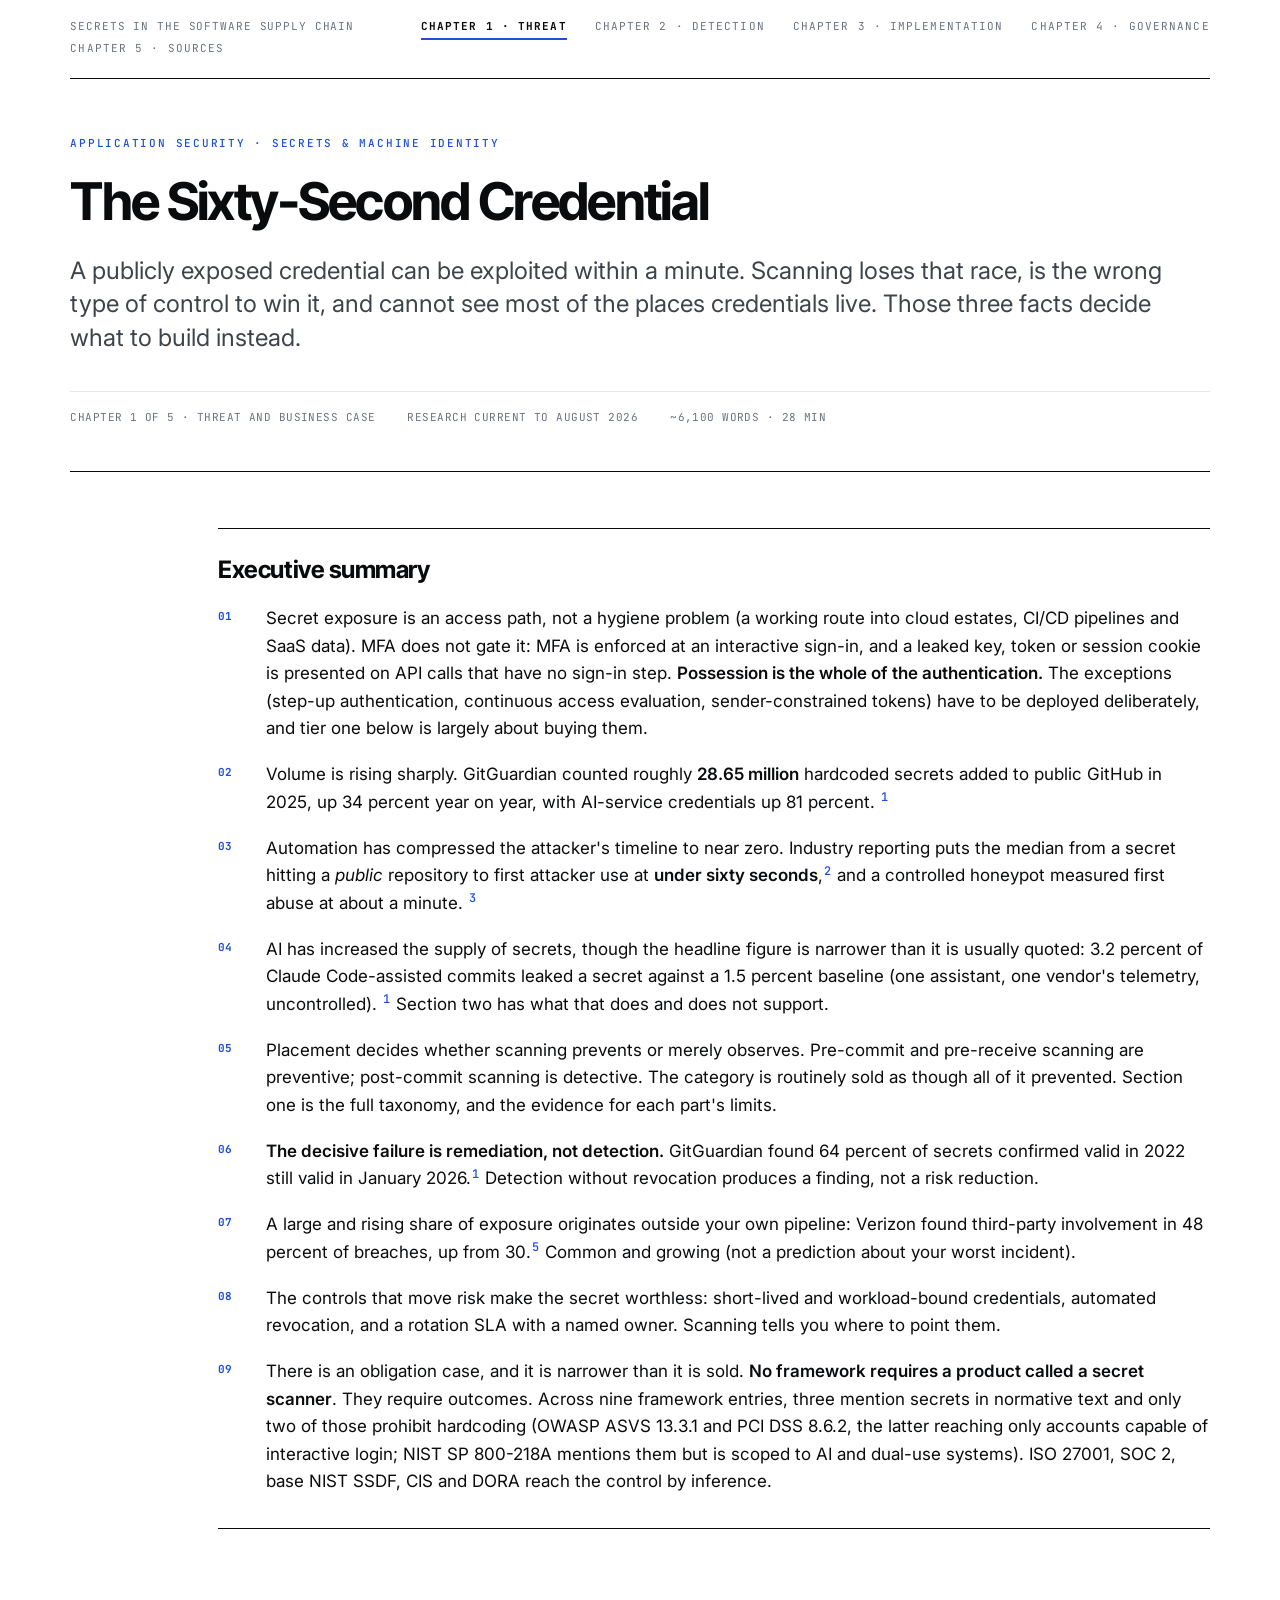
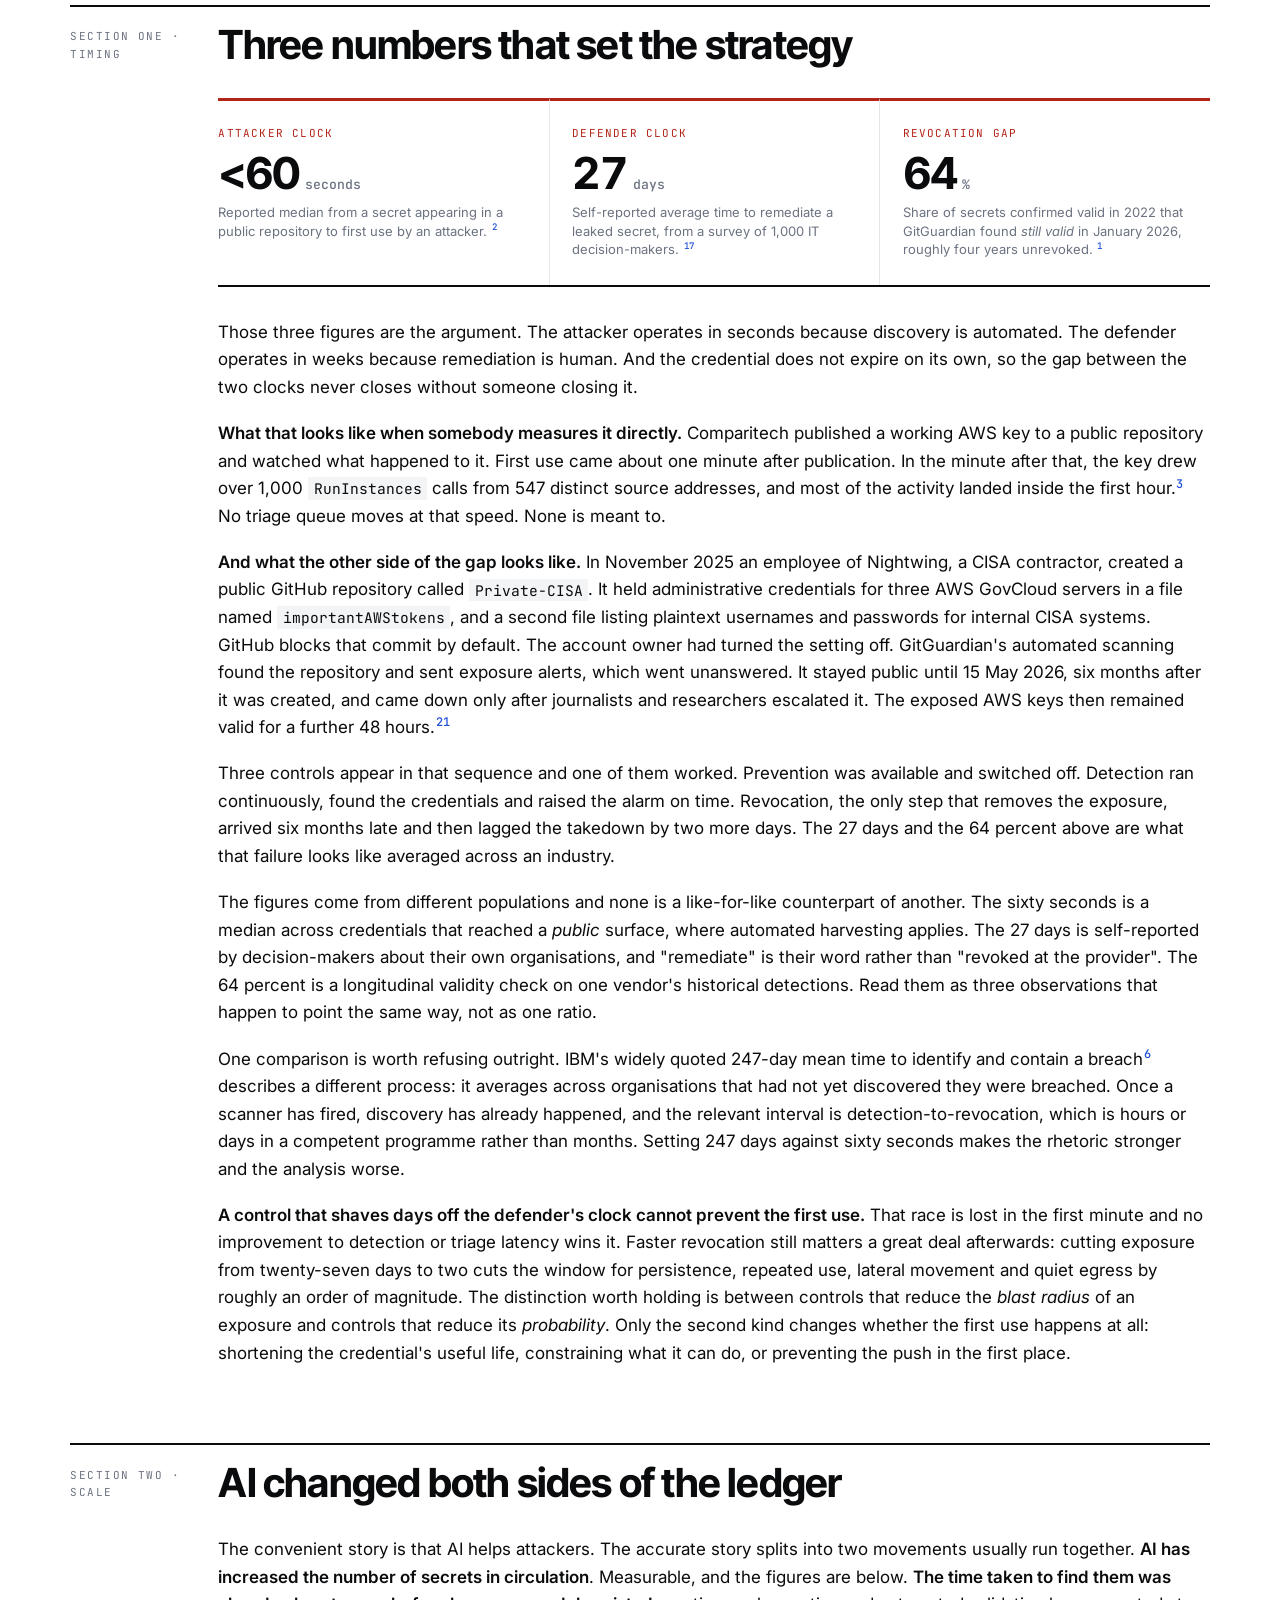
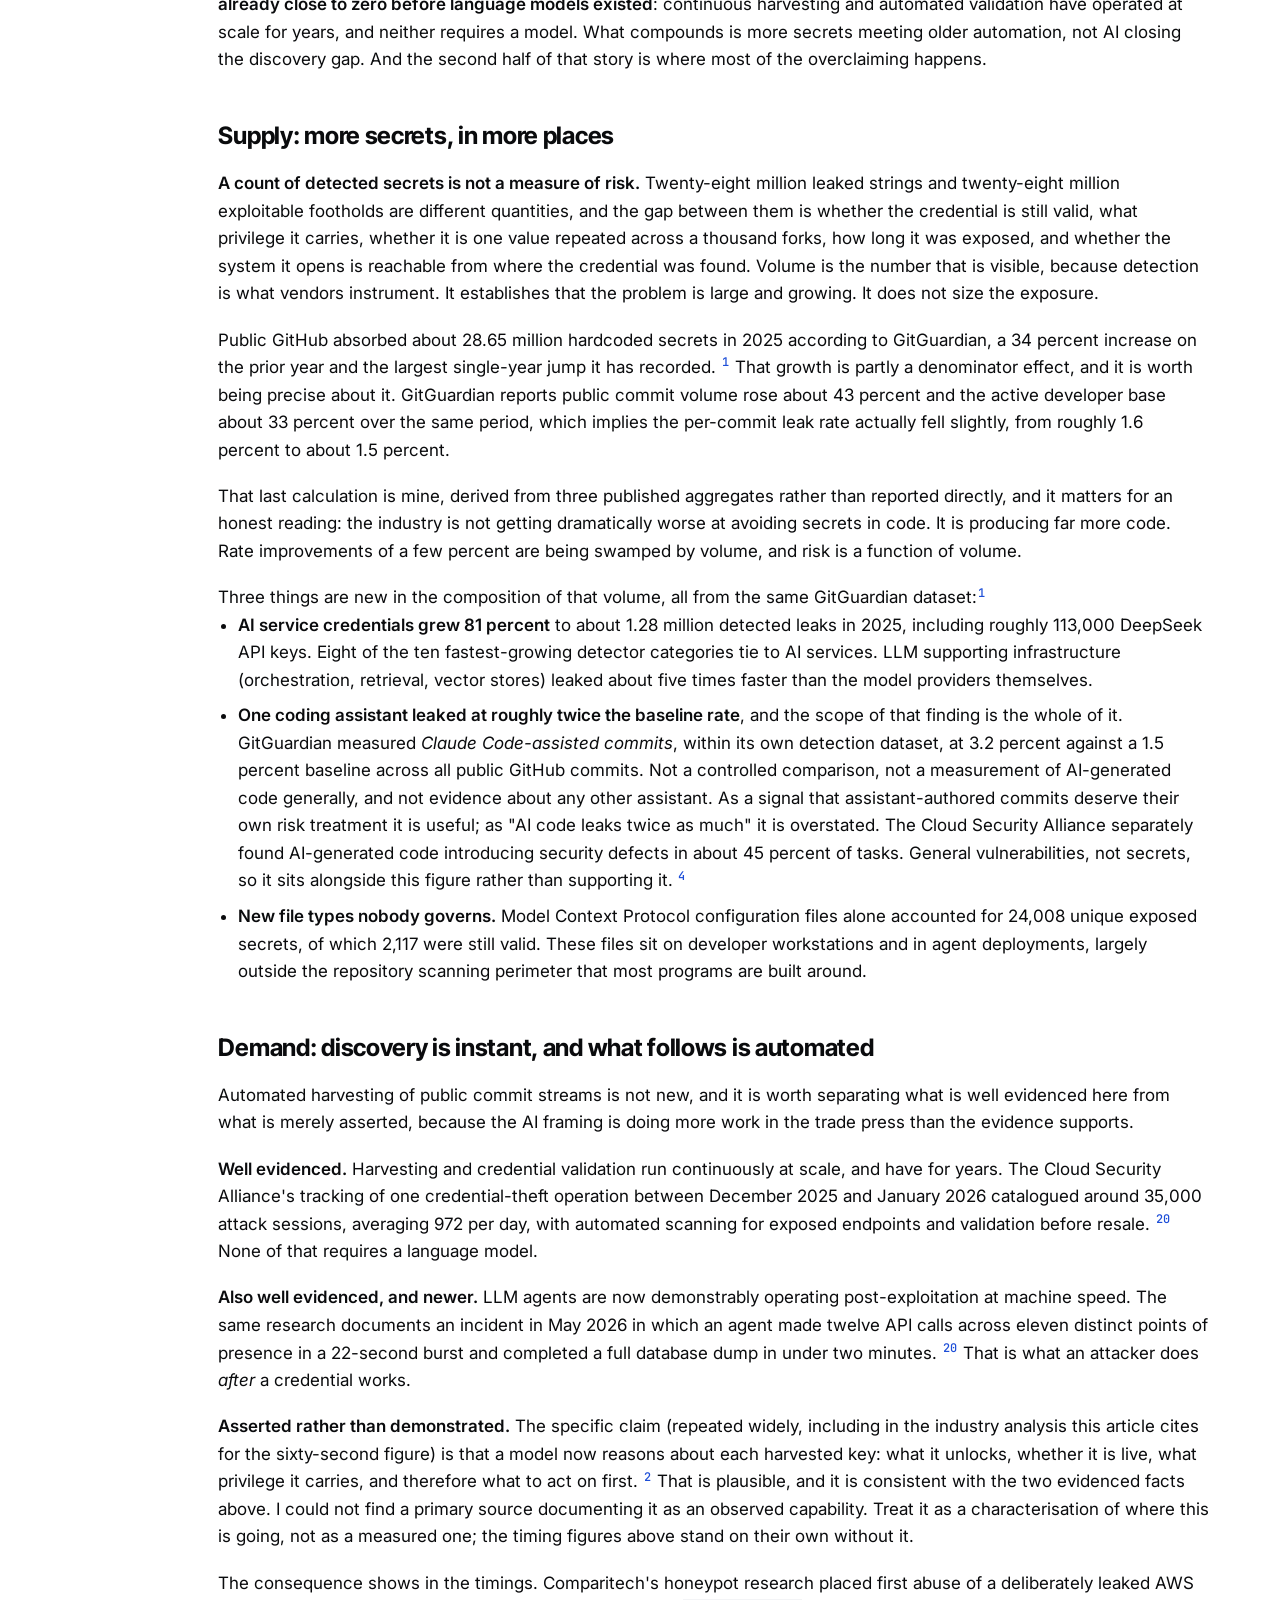
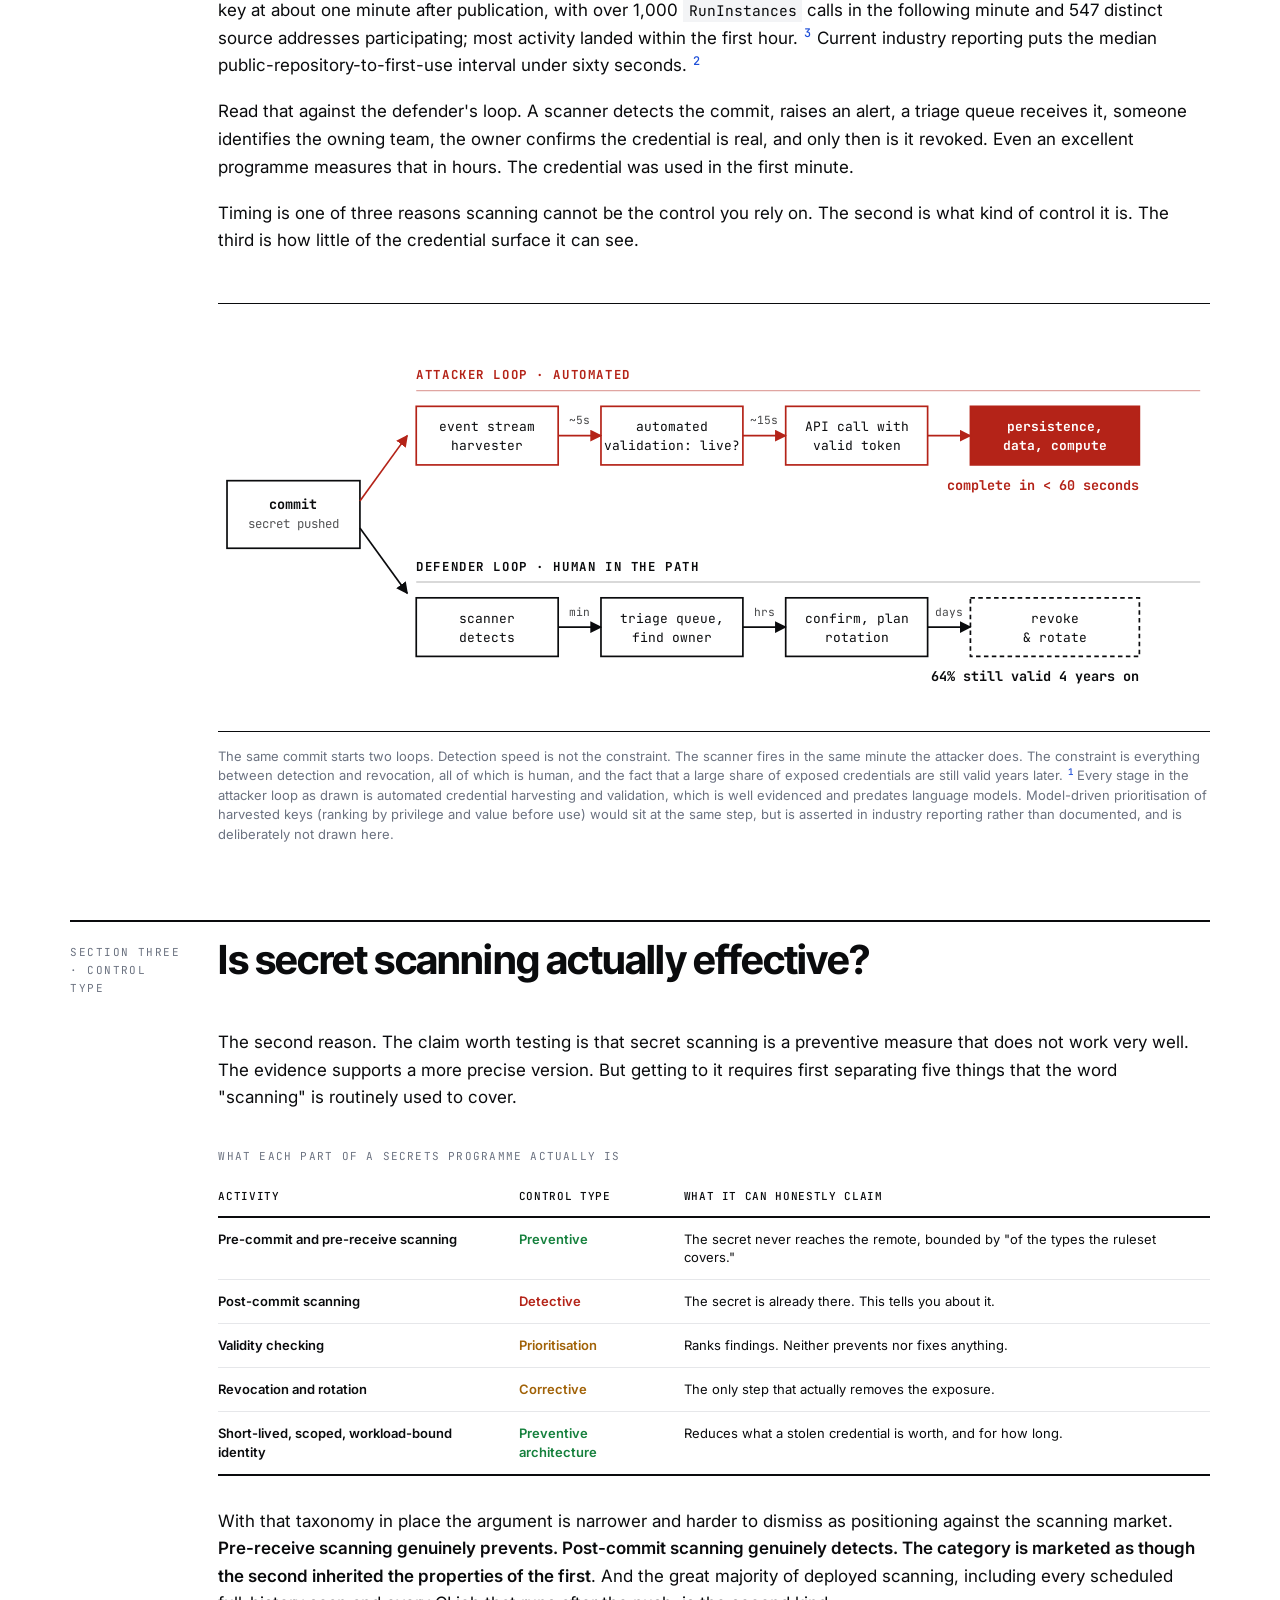
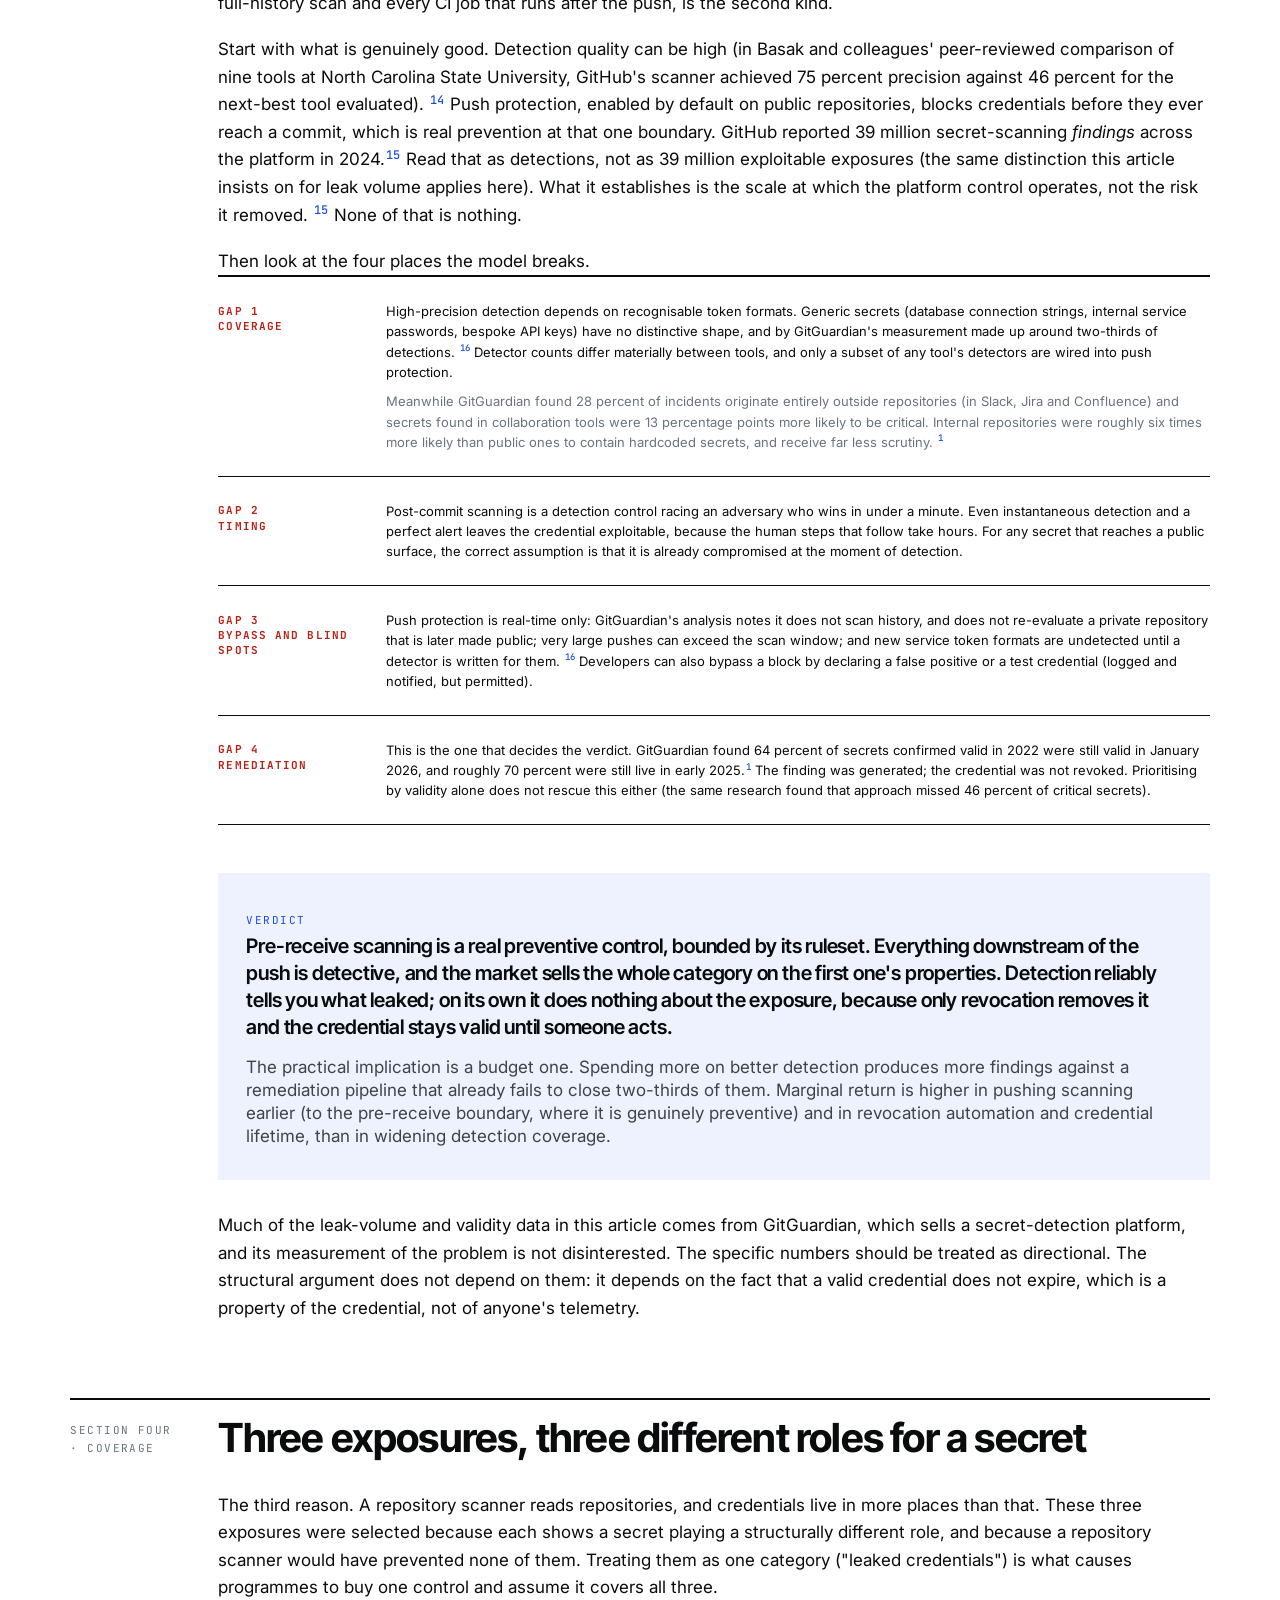
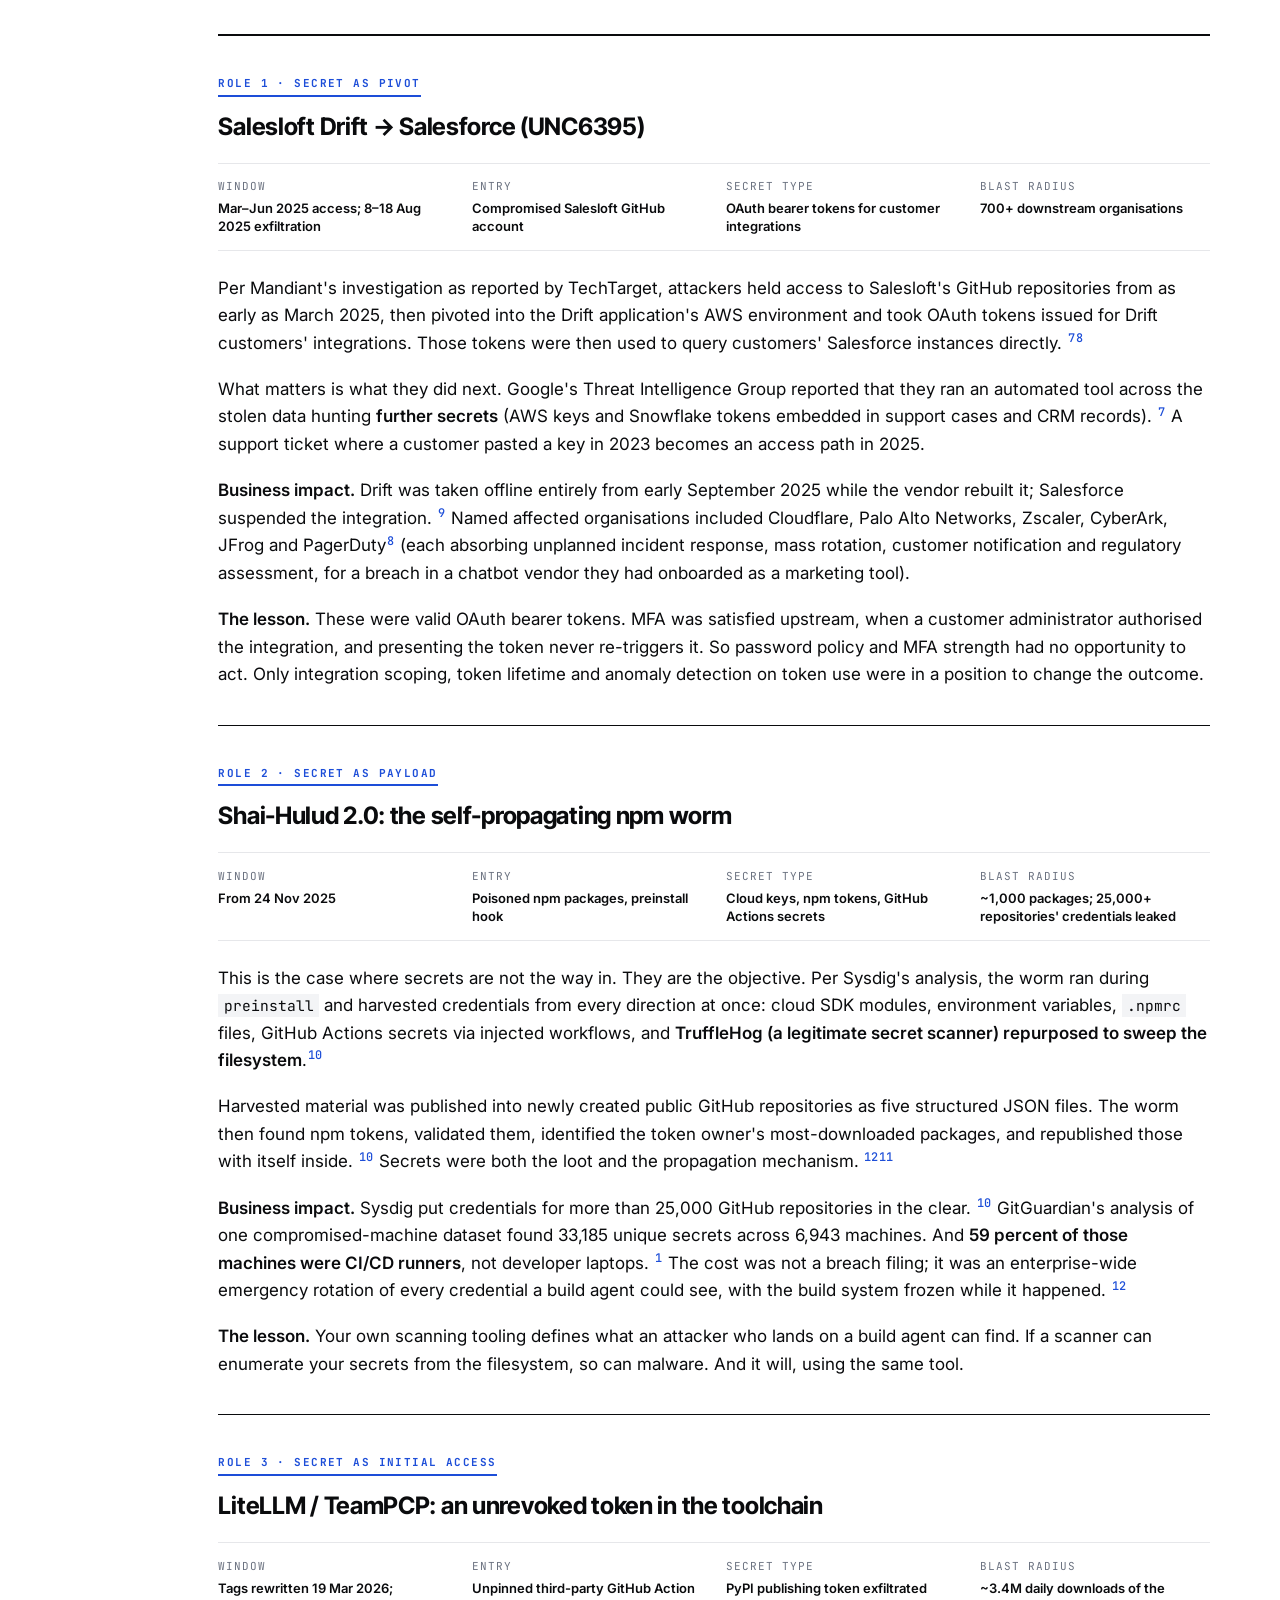
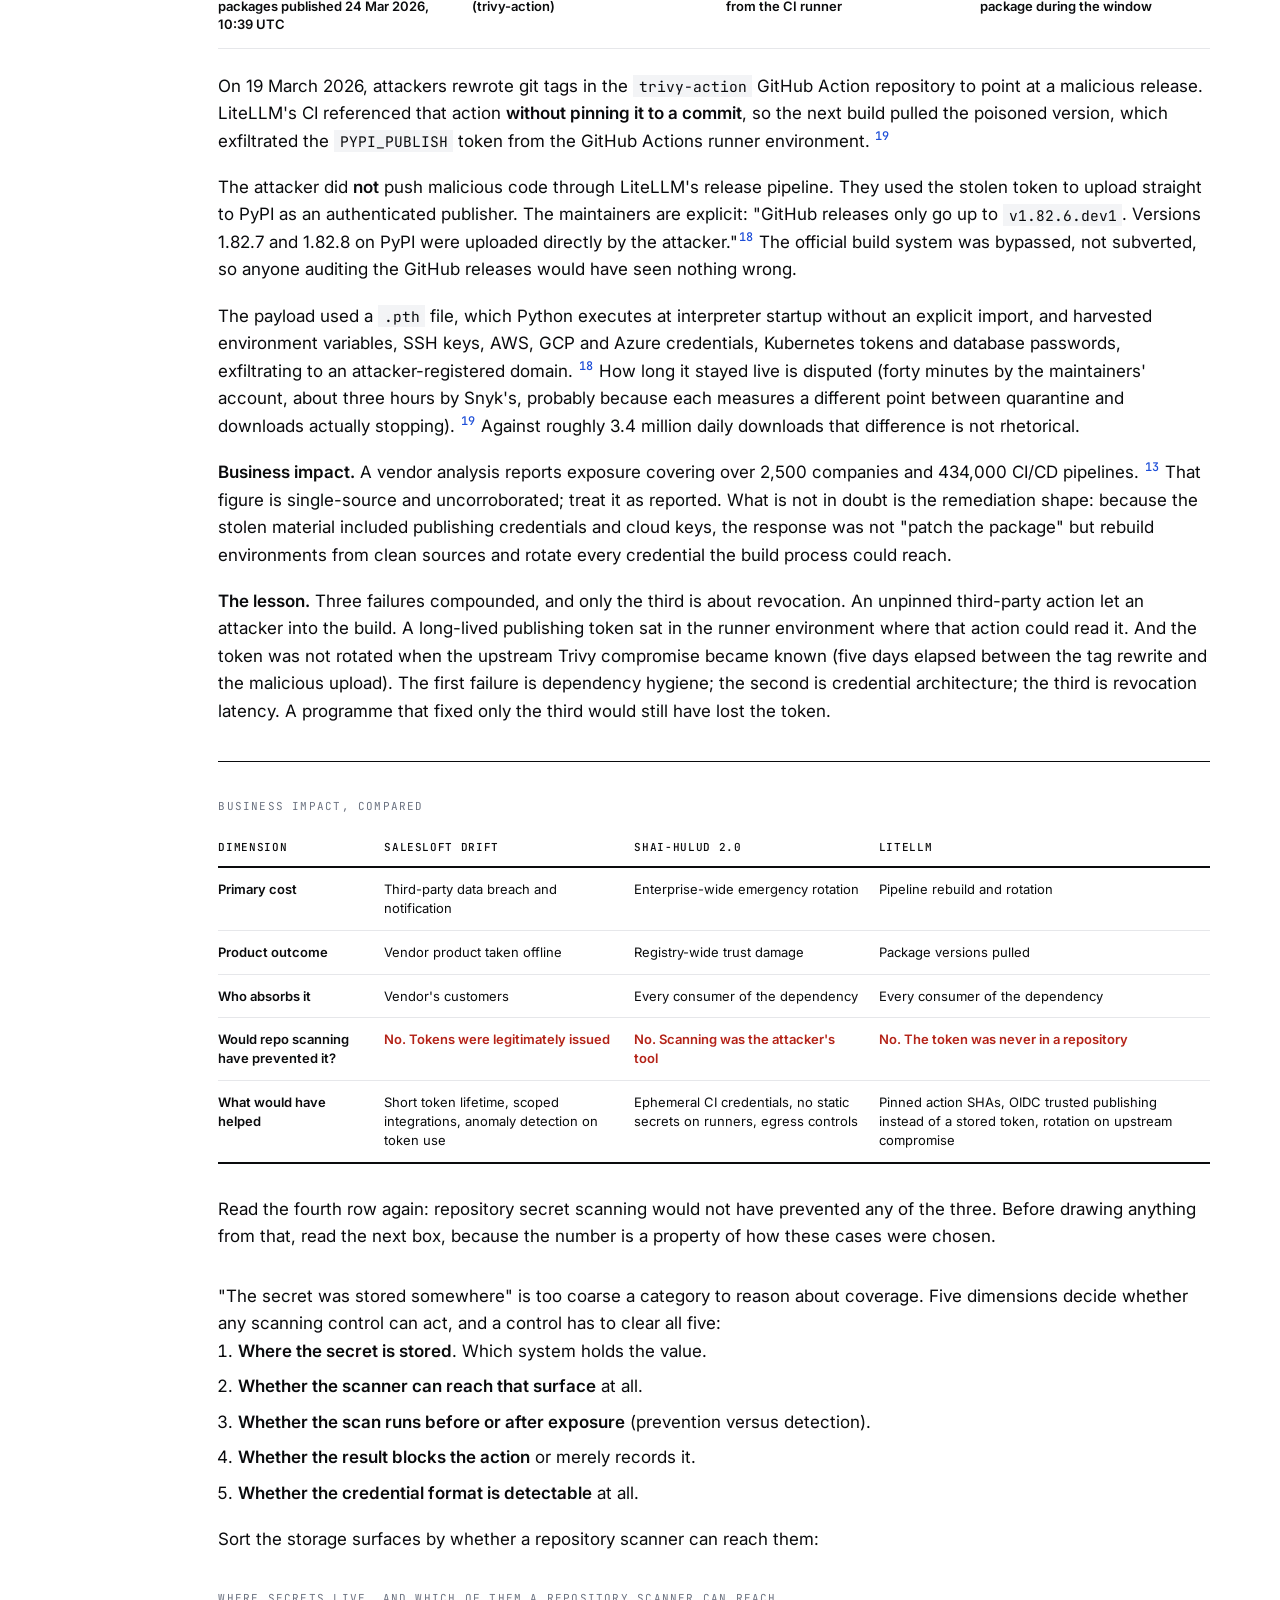
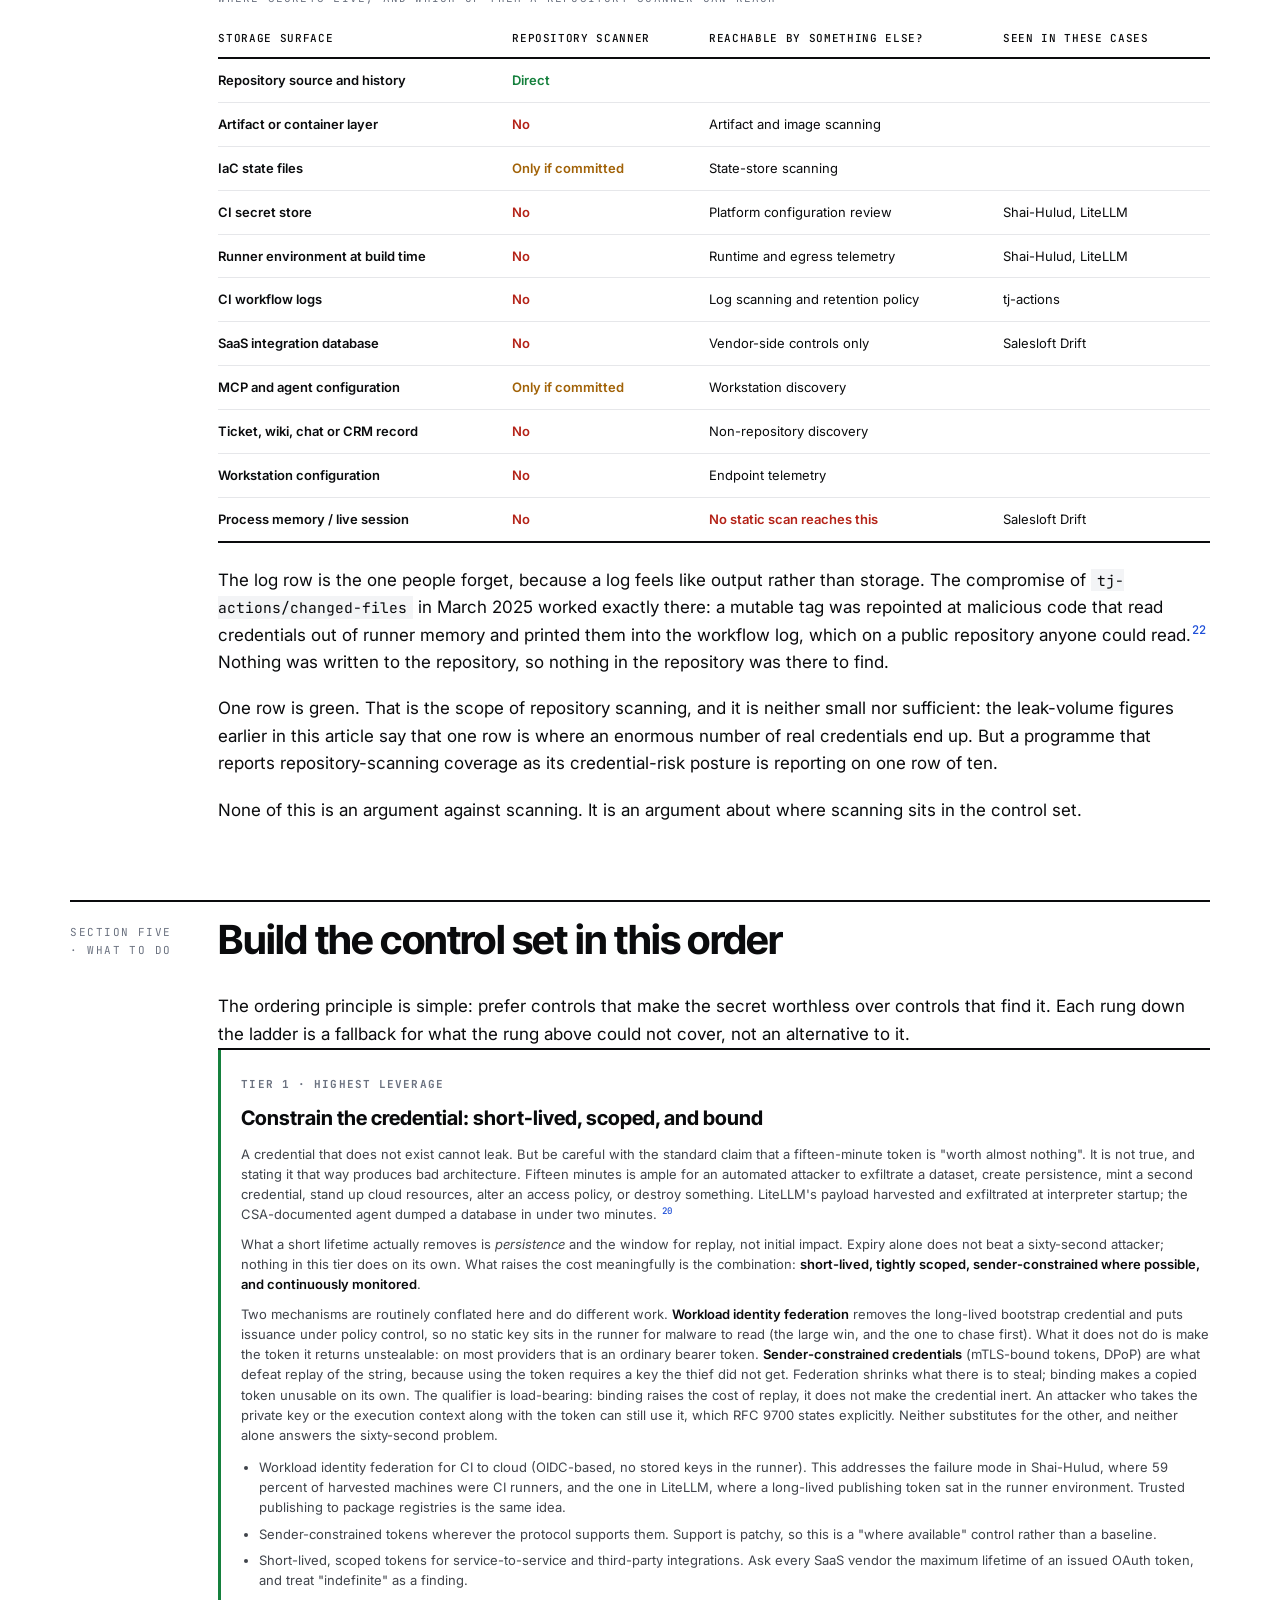
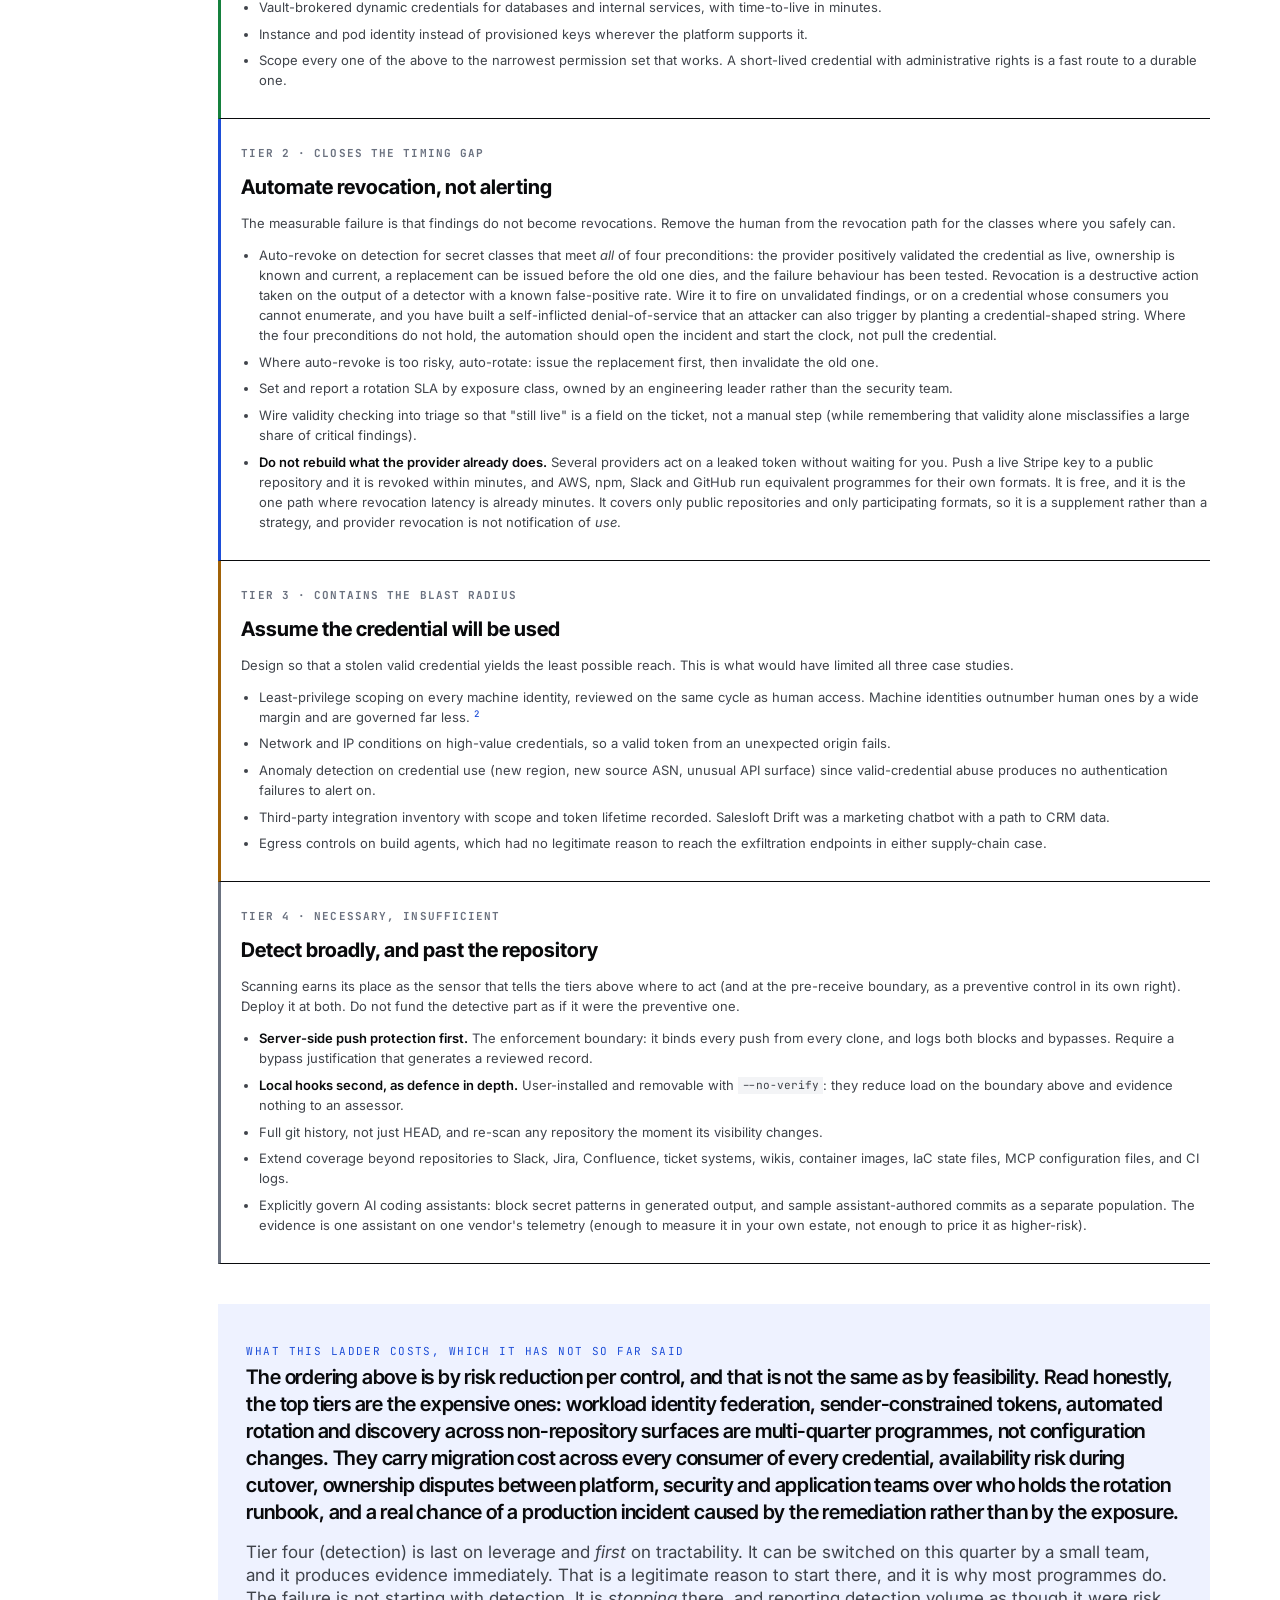
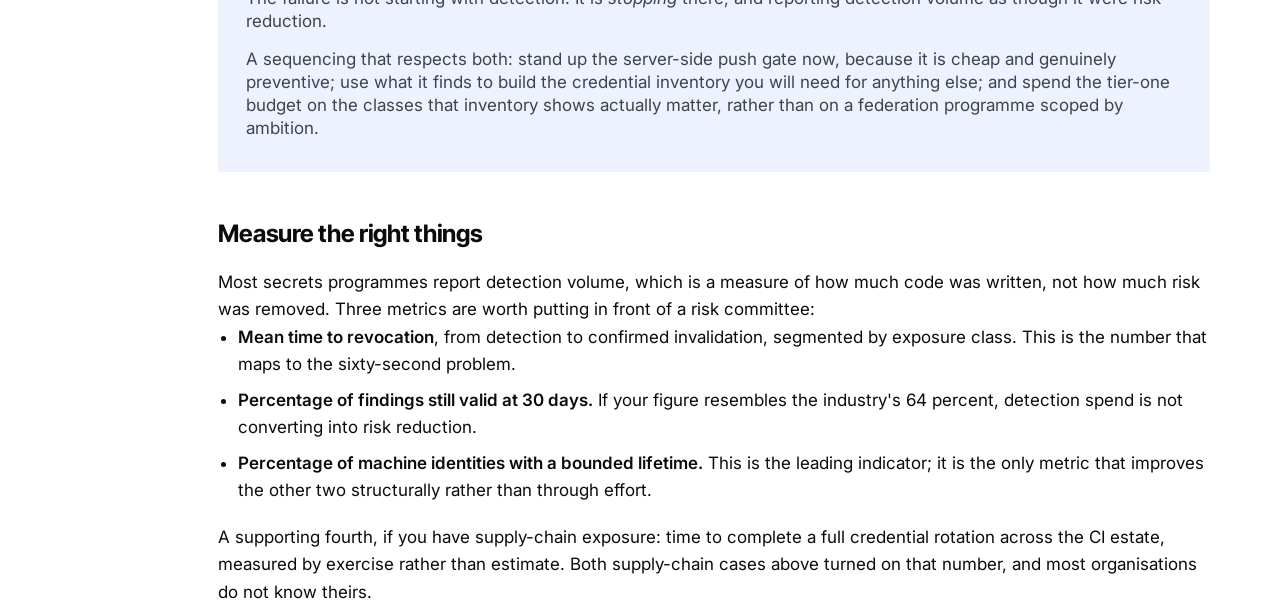
<file: docs/part-1.html>
<!doctype html>
<html lang="en"><head><meta charset="utf-8">
<title>Moved</title>
<link rel="canonical" href="https://llody9977.github.io/secret-scanner-benchmark/sixty-second-credential.html">
<meta http-equiv="refresh" content="0; url=sixty-second-credential.html">
<meta name="robots" content="noindex">
</head><body><p>This page moved to <a href="sixty-second-credential.html">sixty-second-credential.html</a>.</p></body></html>
</file>
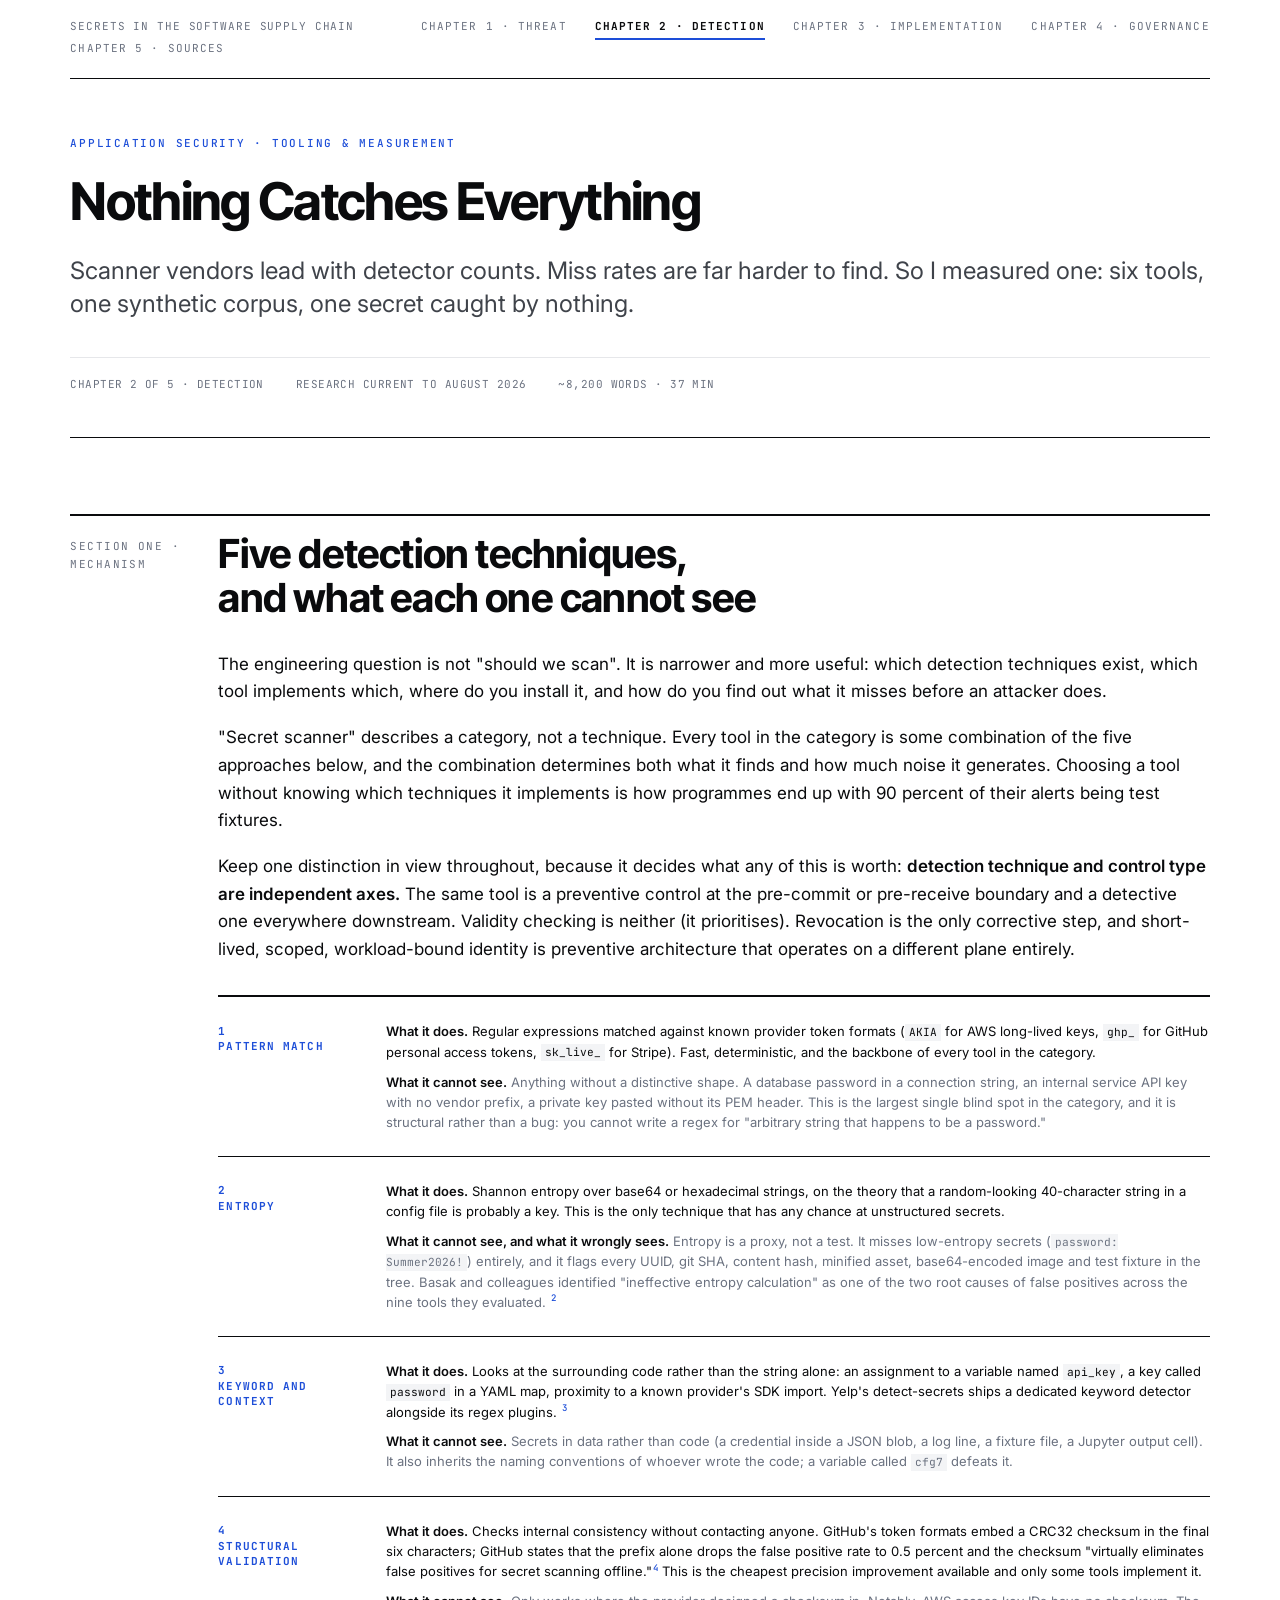
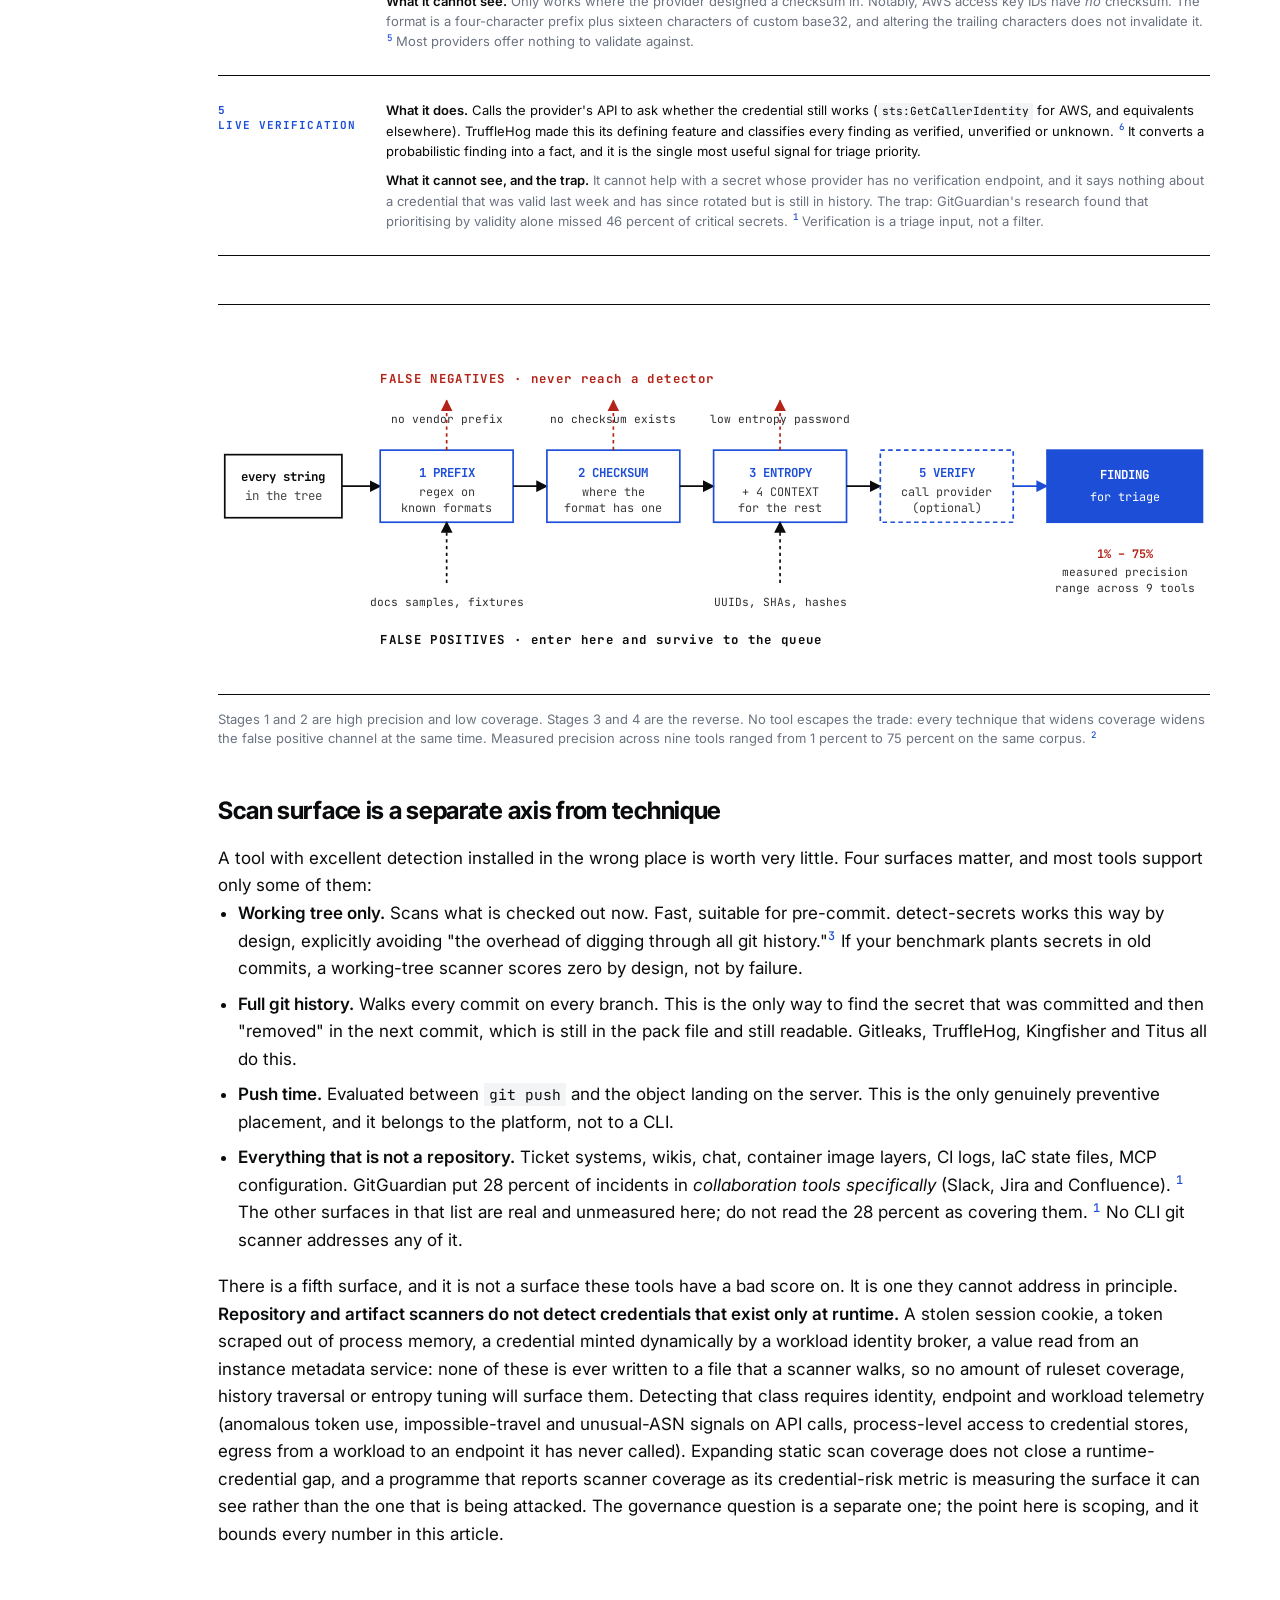
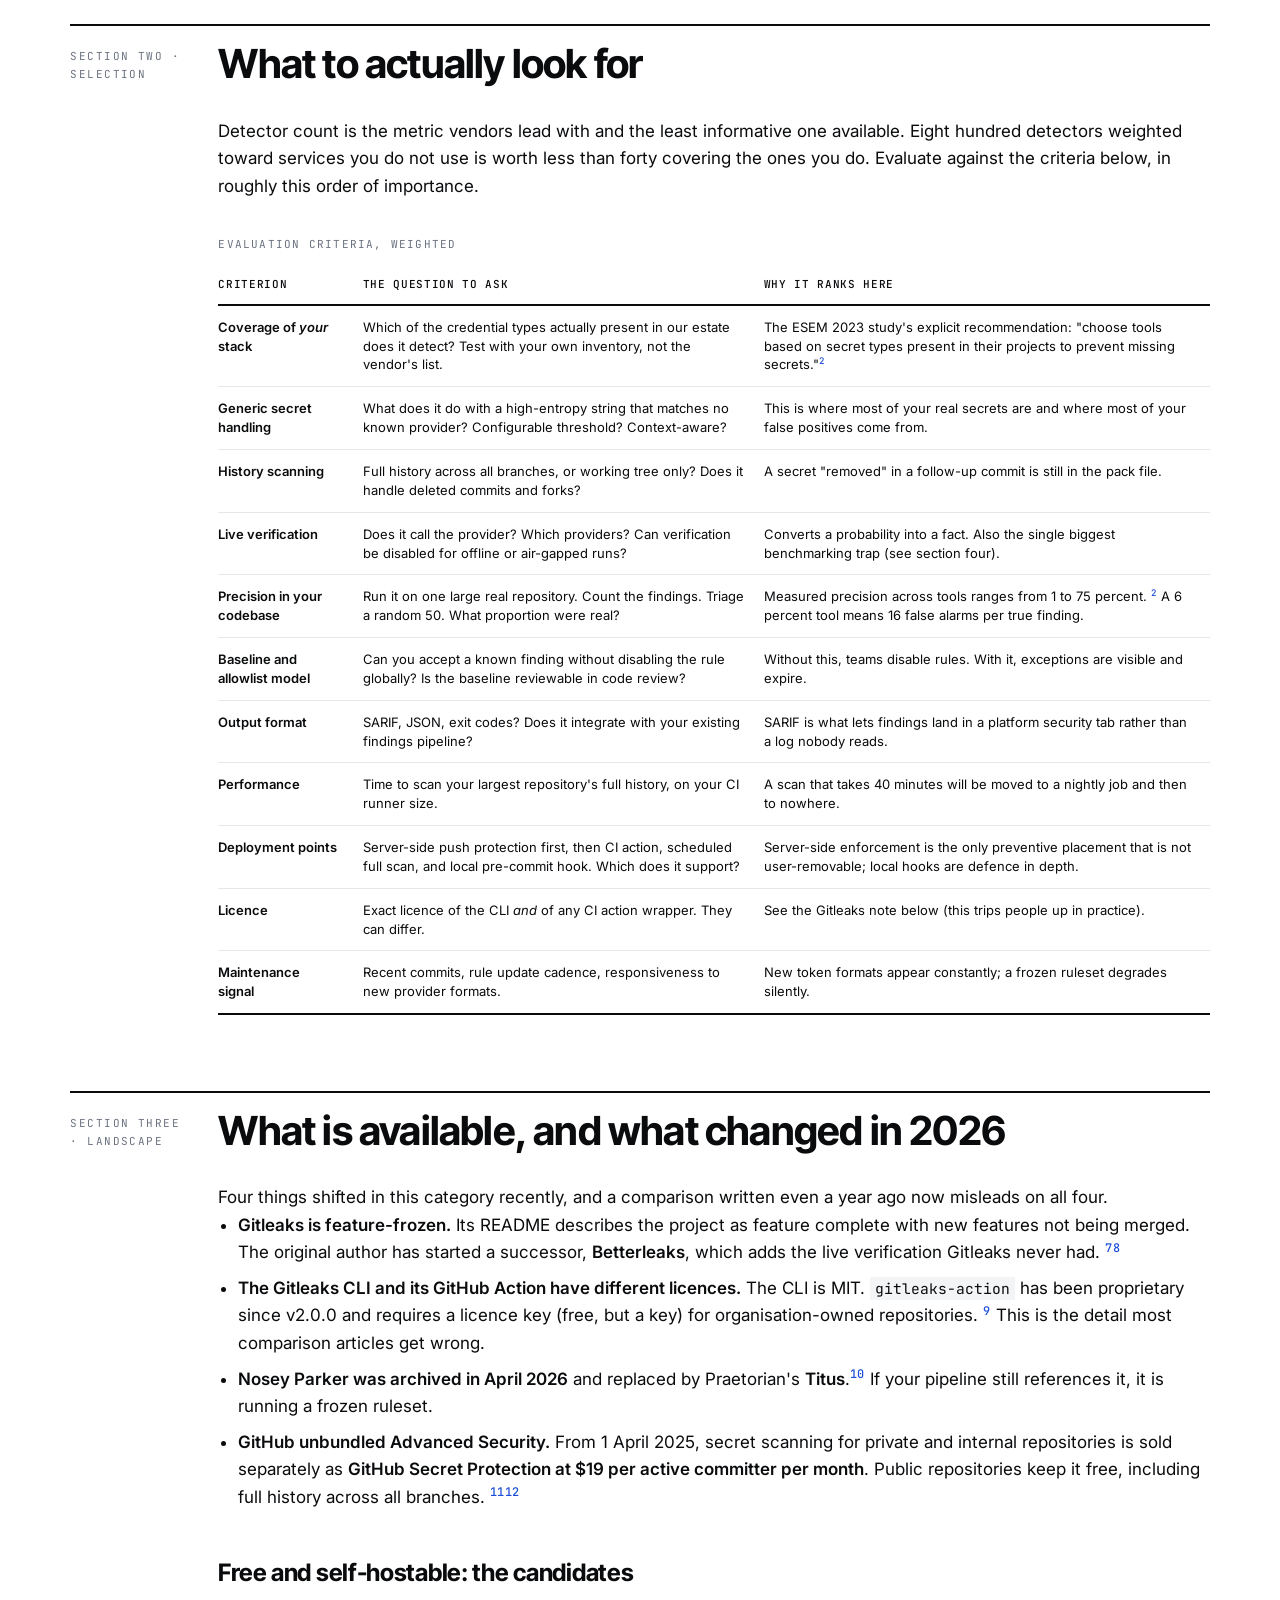
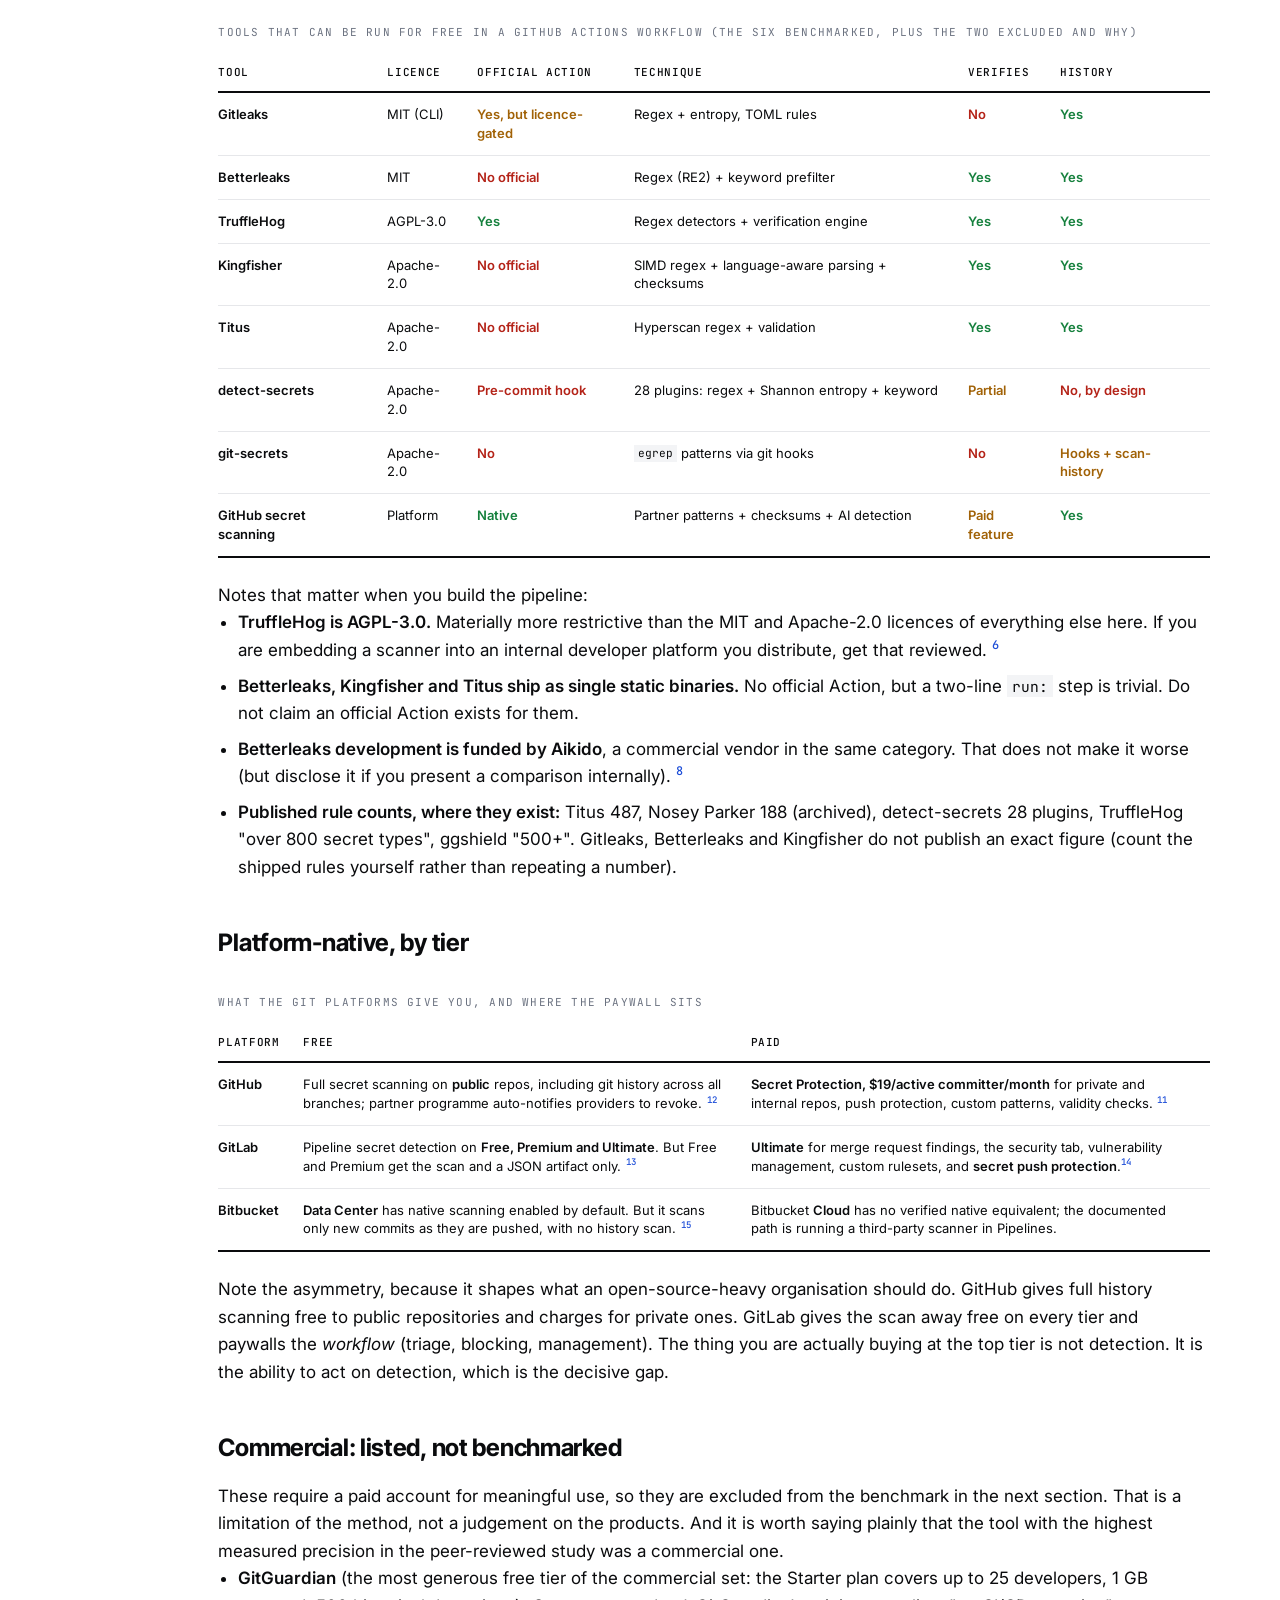
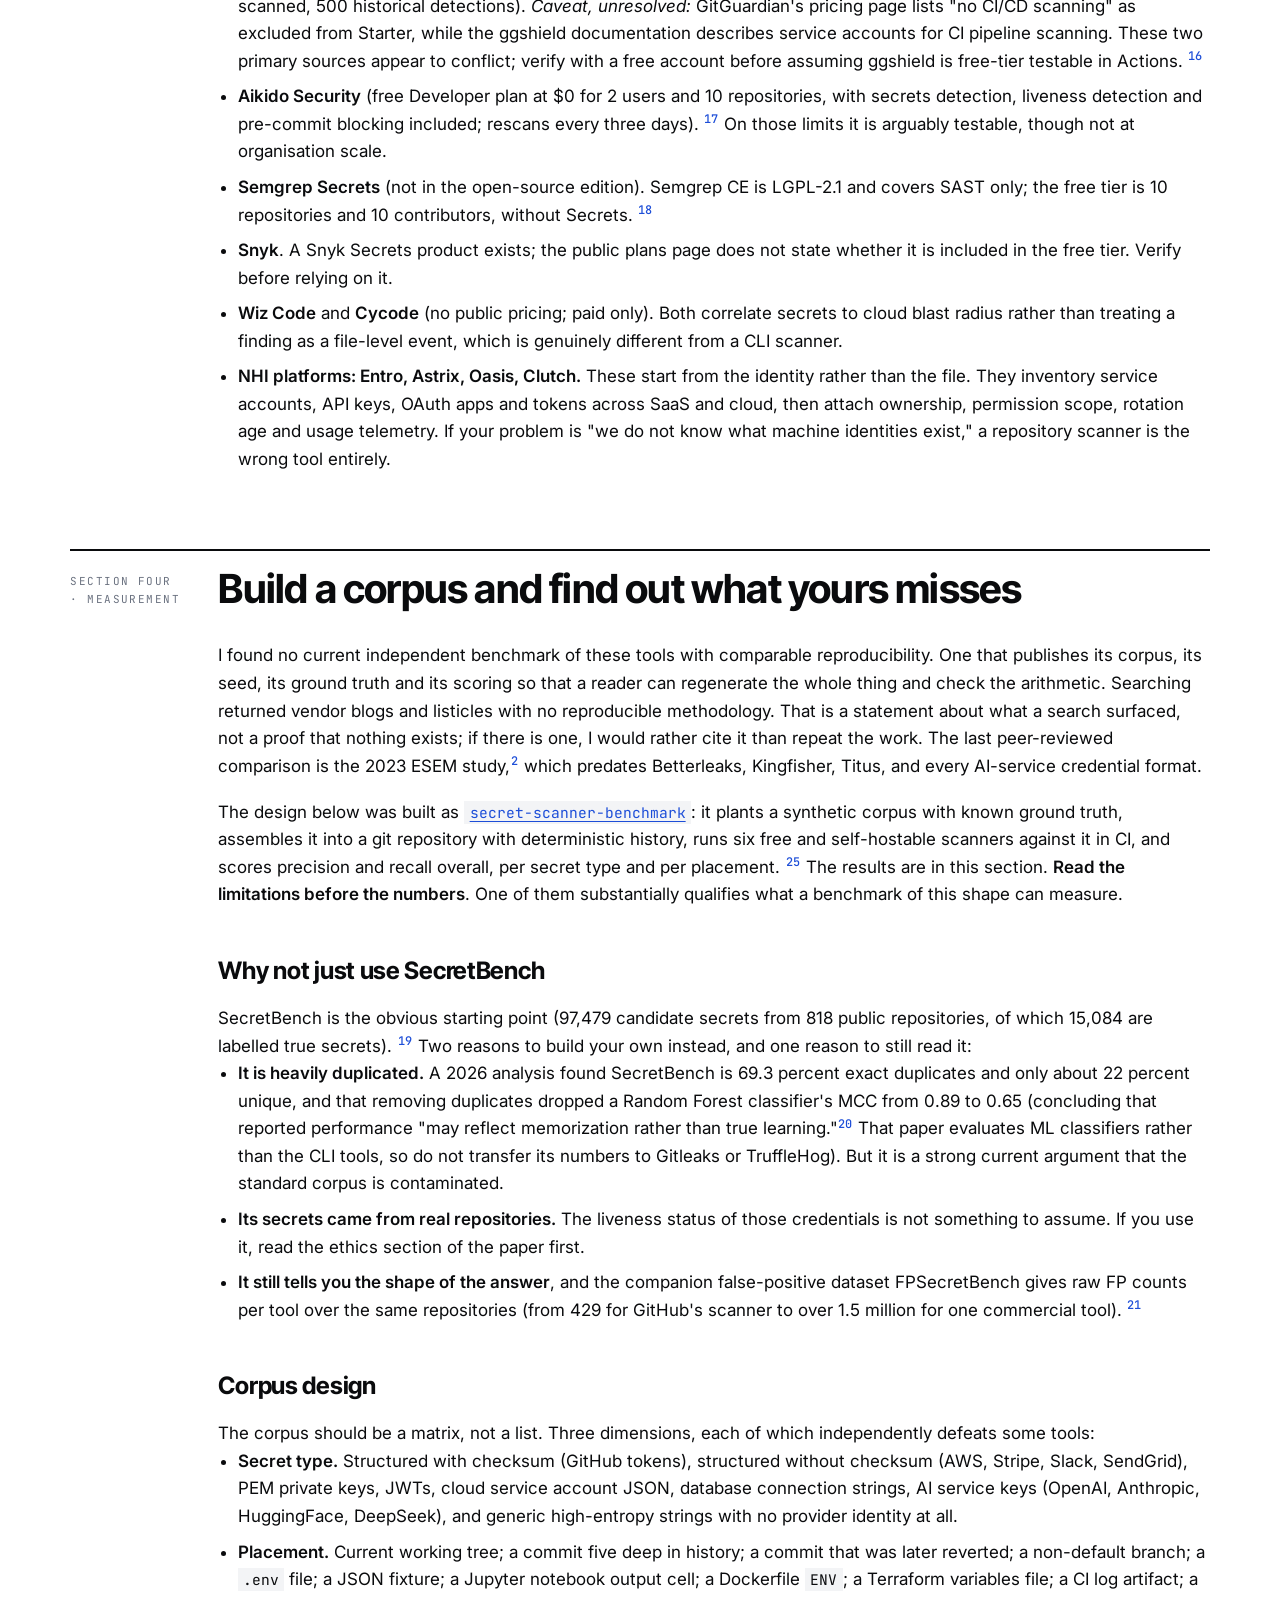
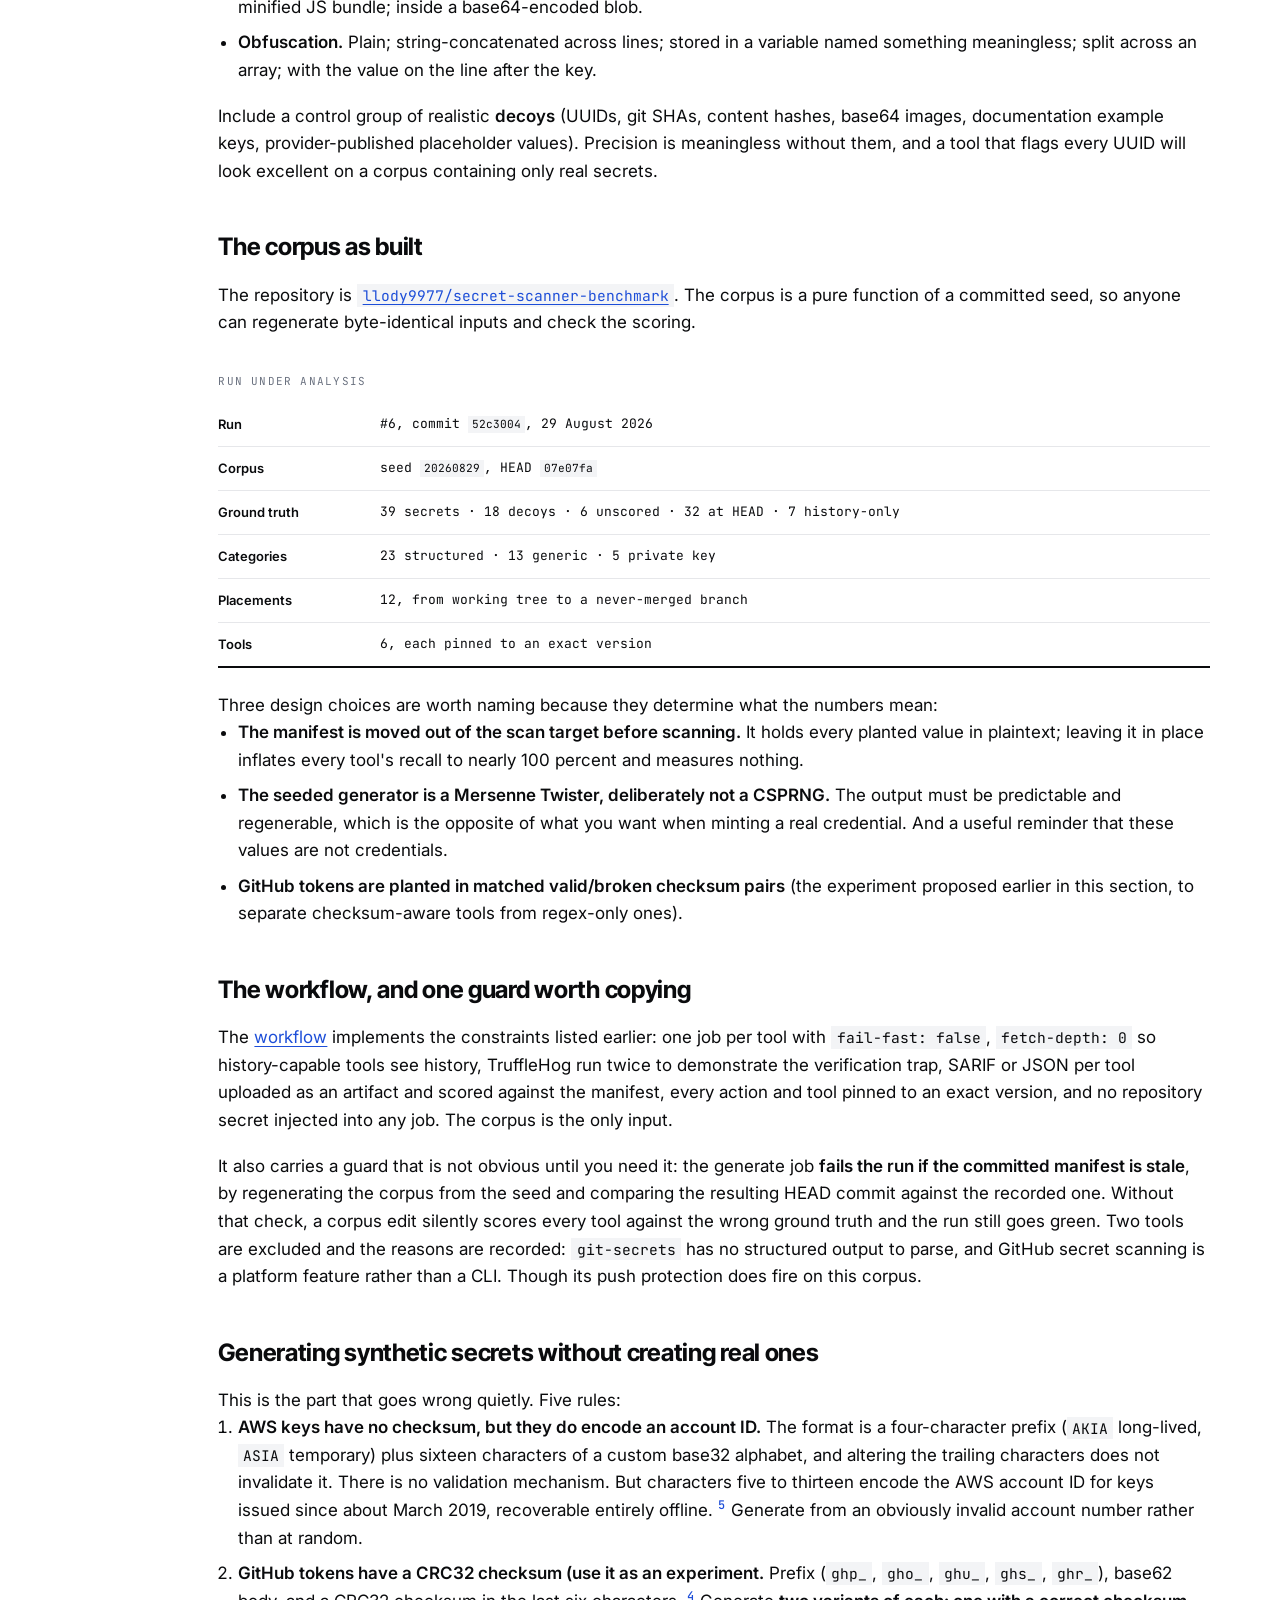
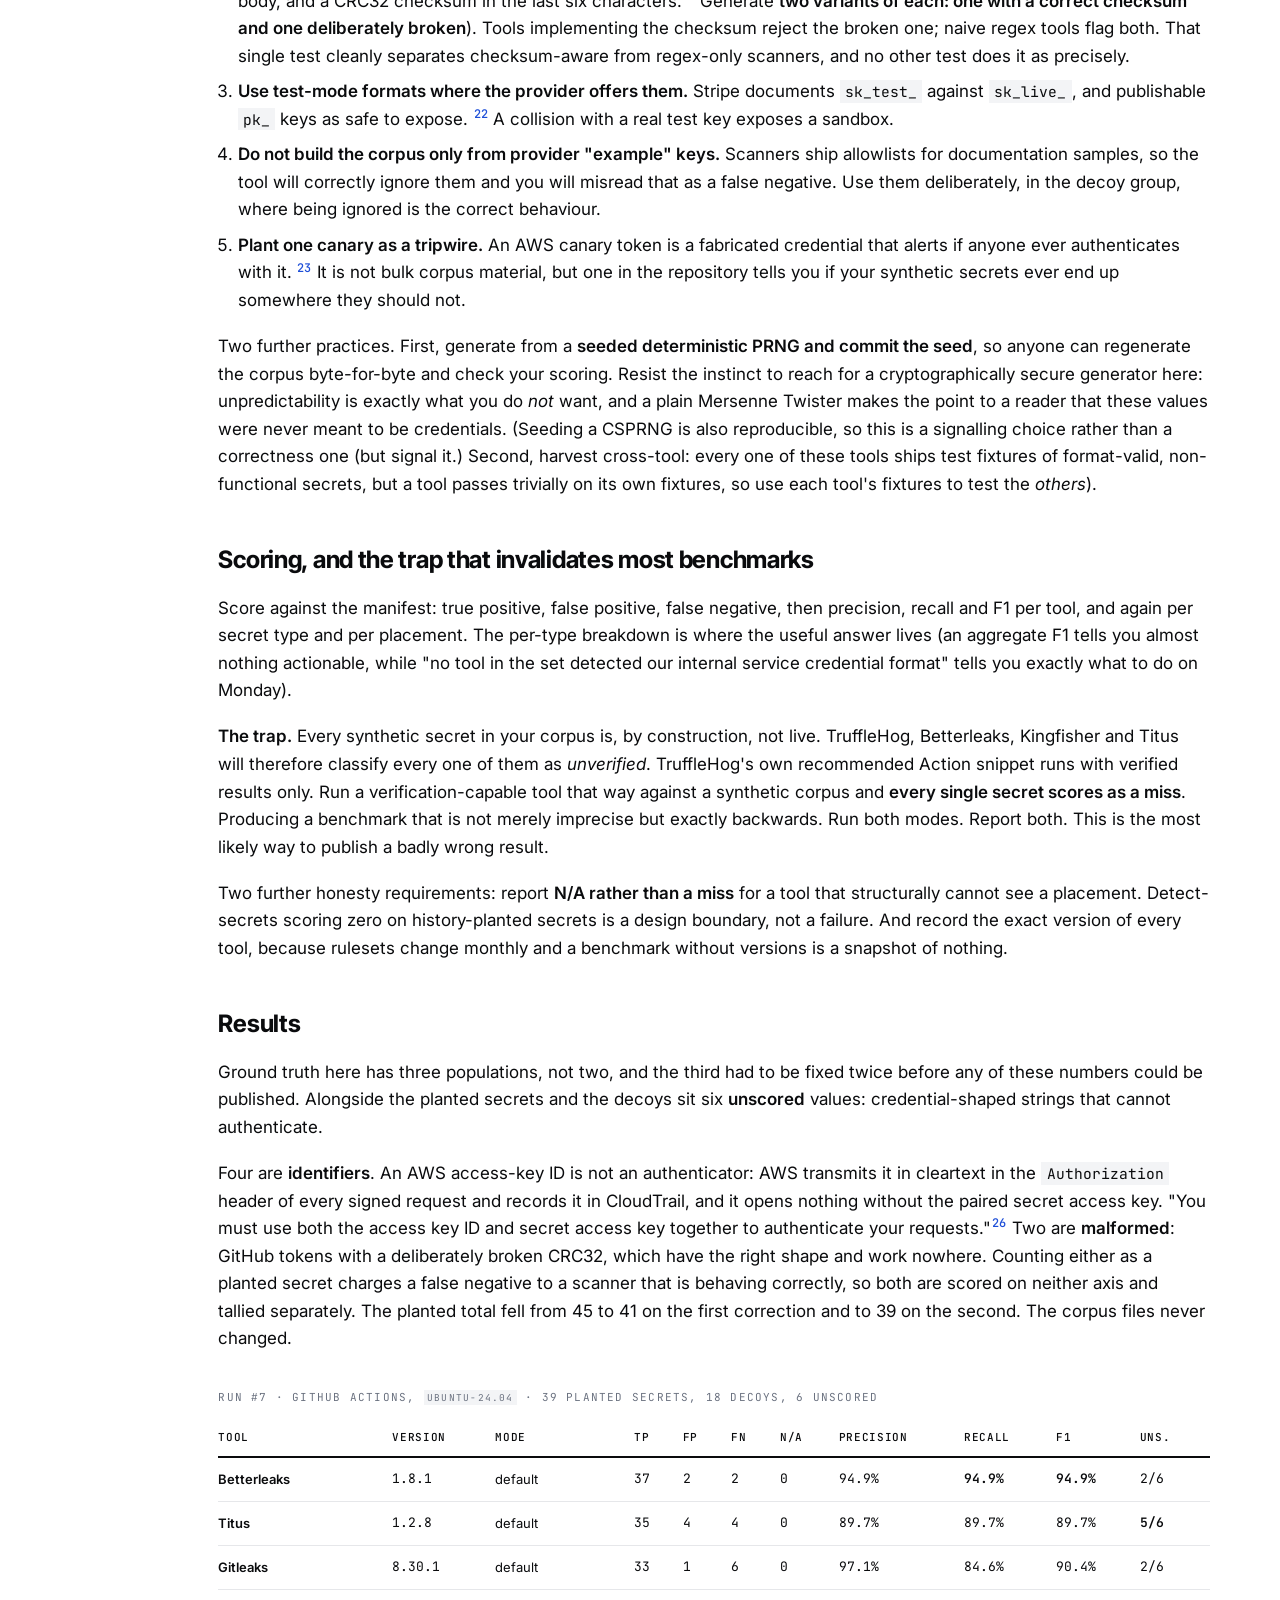
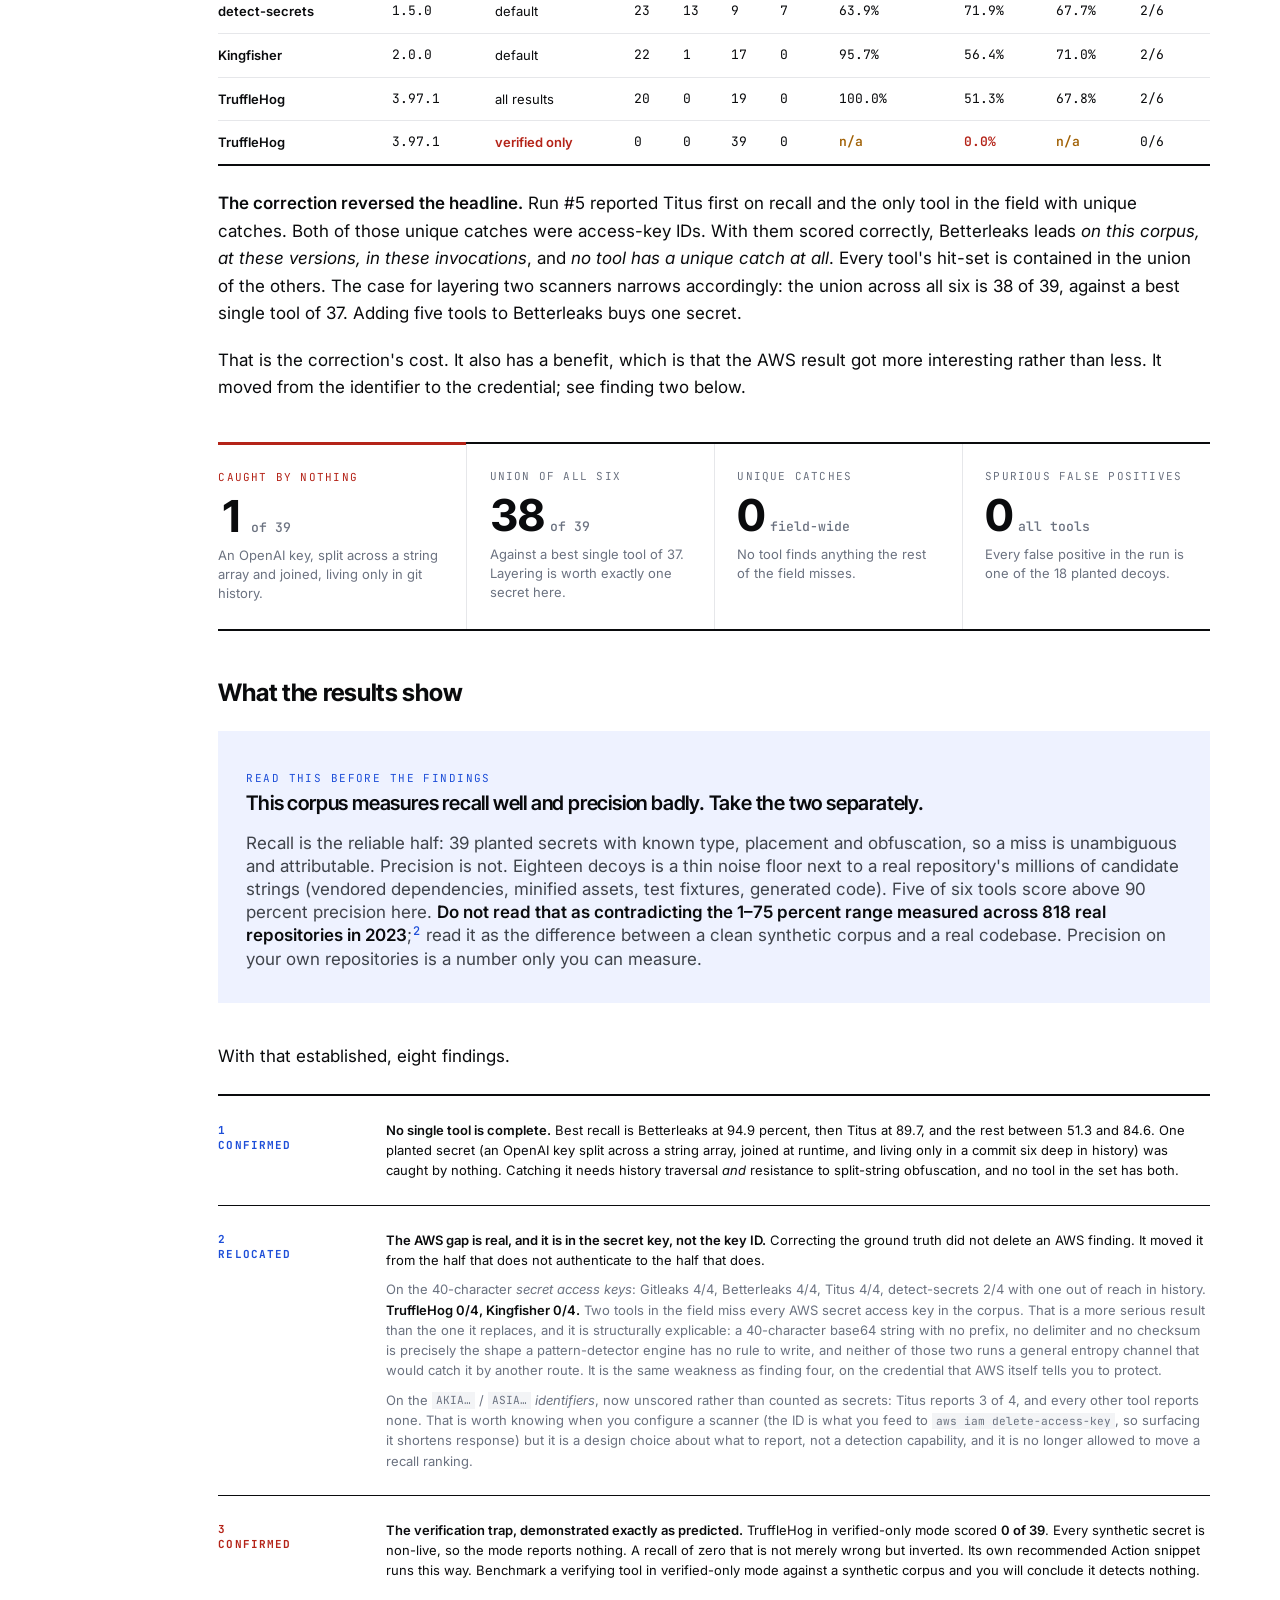
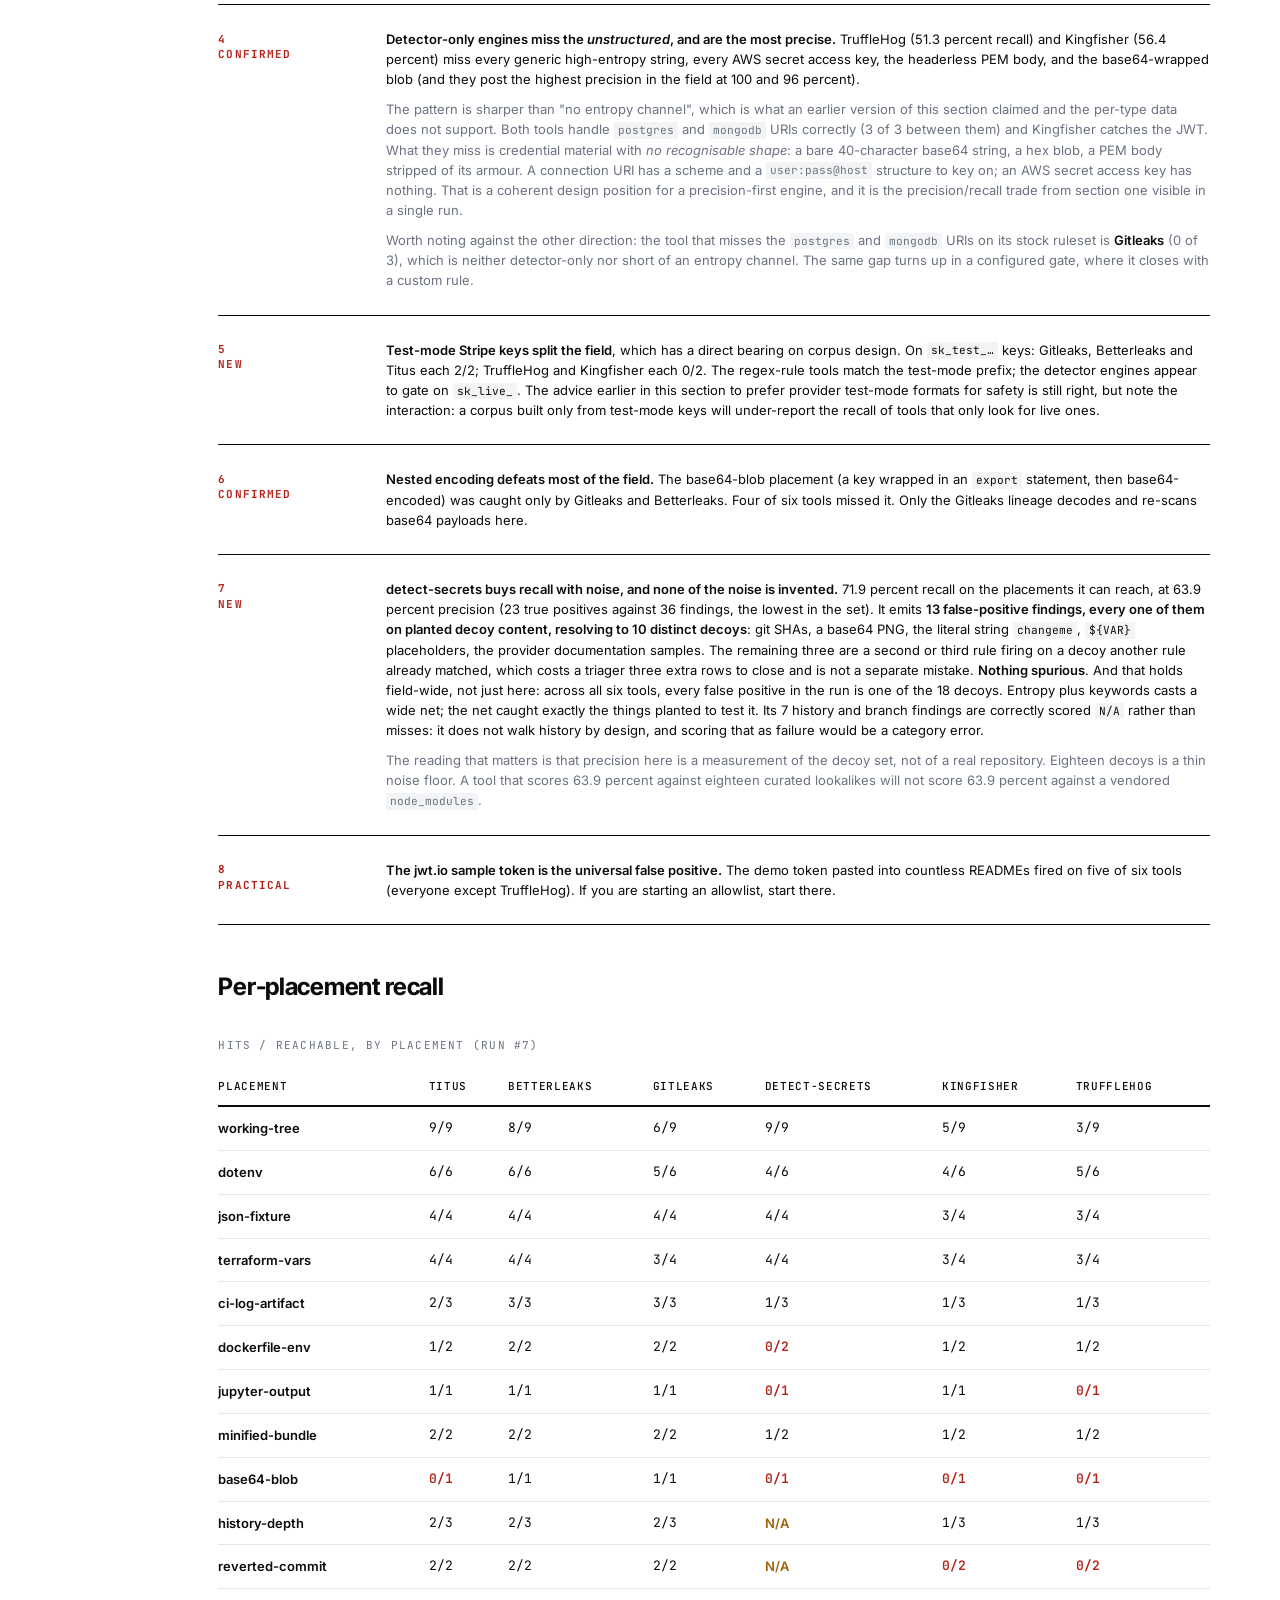
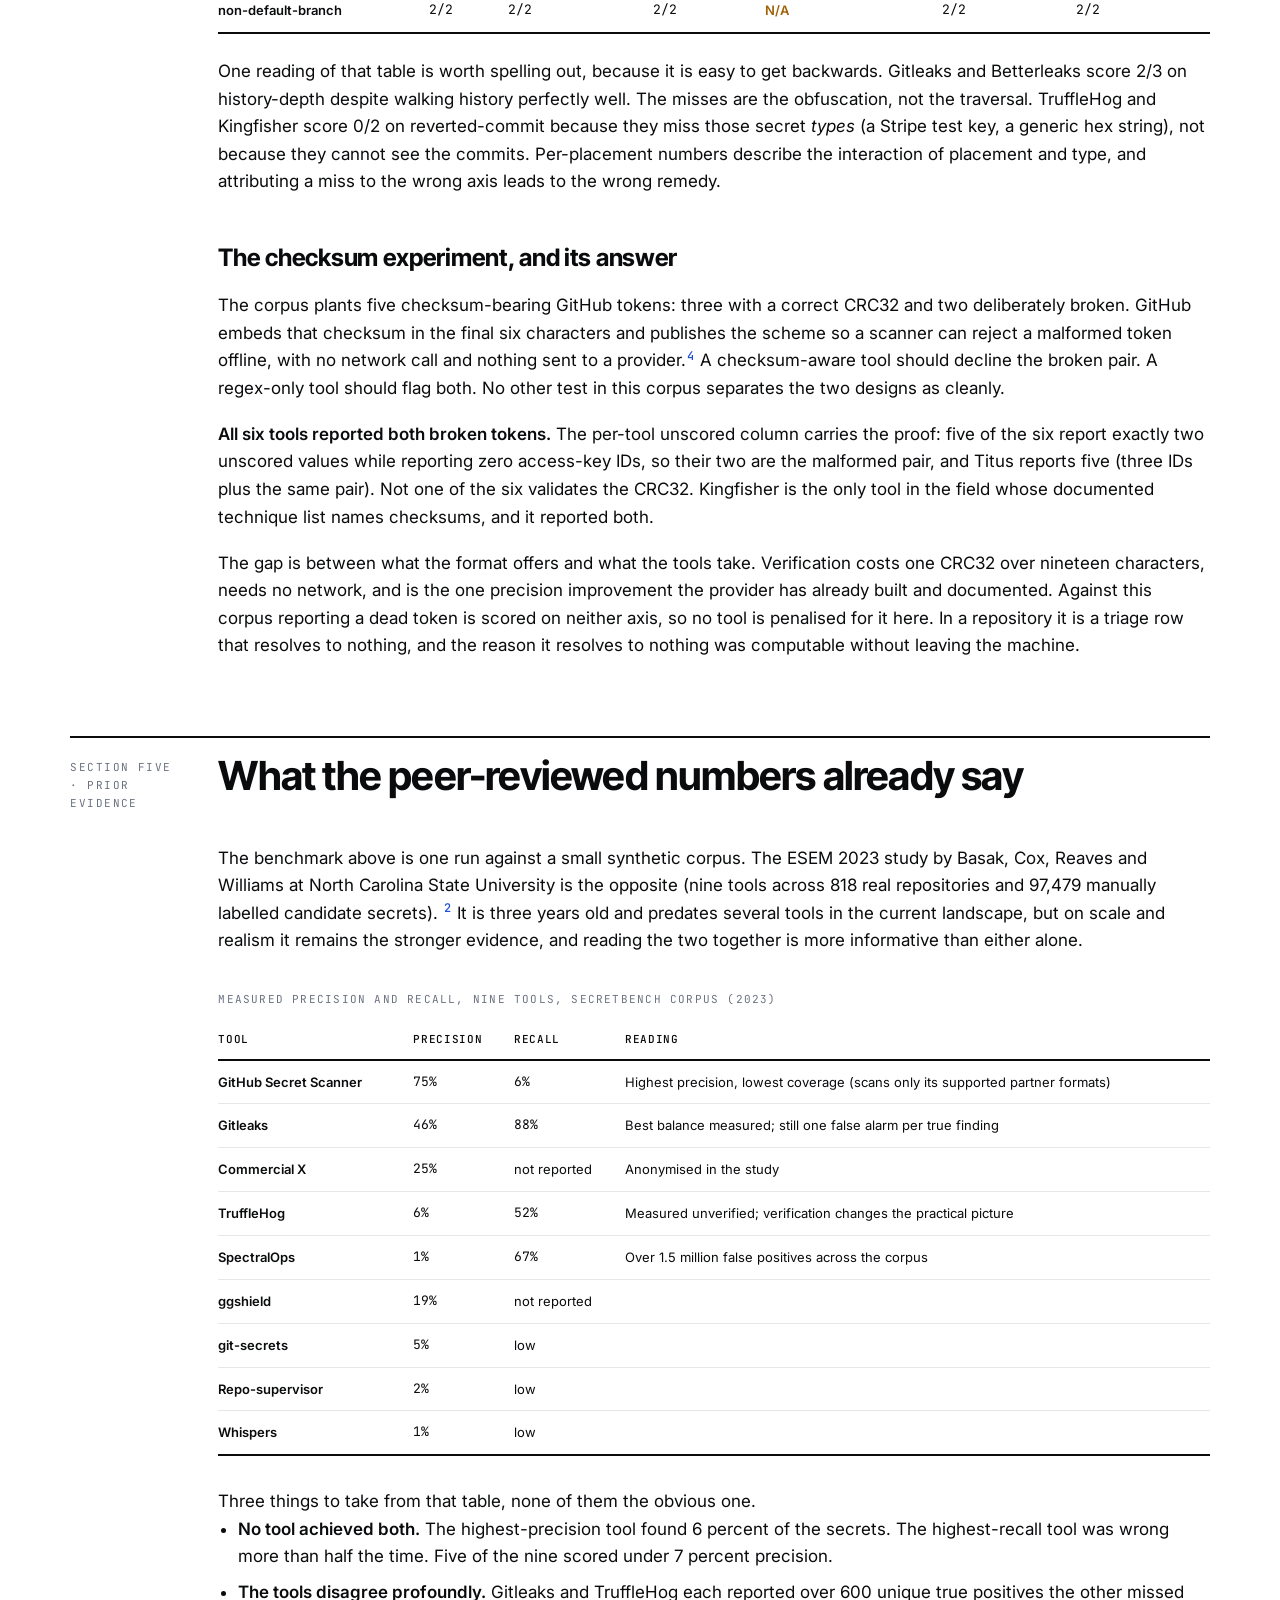
<file: docs/part-2.html>
<!doctype html>
<html lang="en"><head><meta charset="utf-8">
<title>Moved</title>
<link rel="canonical" href="https://llody9977.github.io/secret-scanner-benchmark/nothing-catches-everything.html">
<meta http-equiv="refresh" content="0; url=nothing-catches-everything.html">
<meta name="robots" content="noindex">
</head><body><p>This page moved to <a href="nothing-catches-everything.html">nothing-catches-everything.html</a>.</p></body></html>
</file>
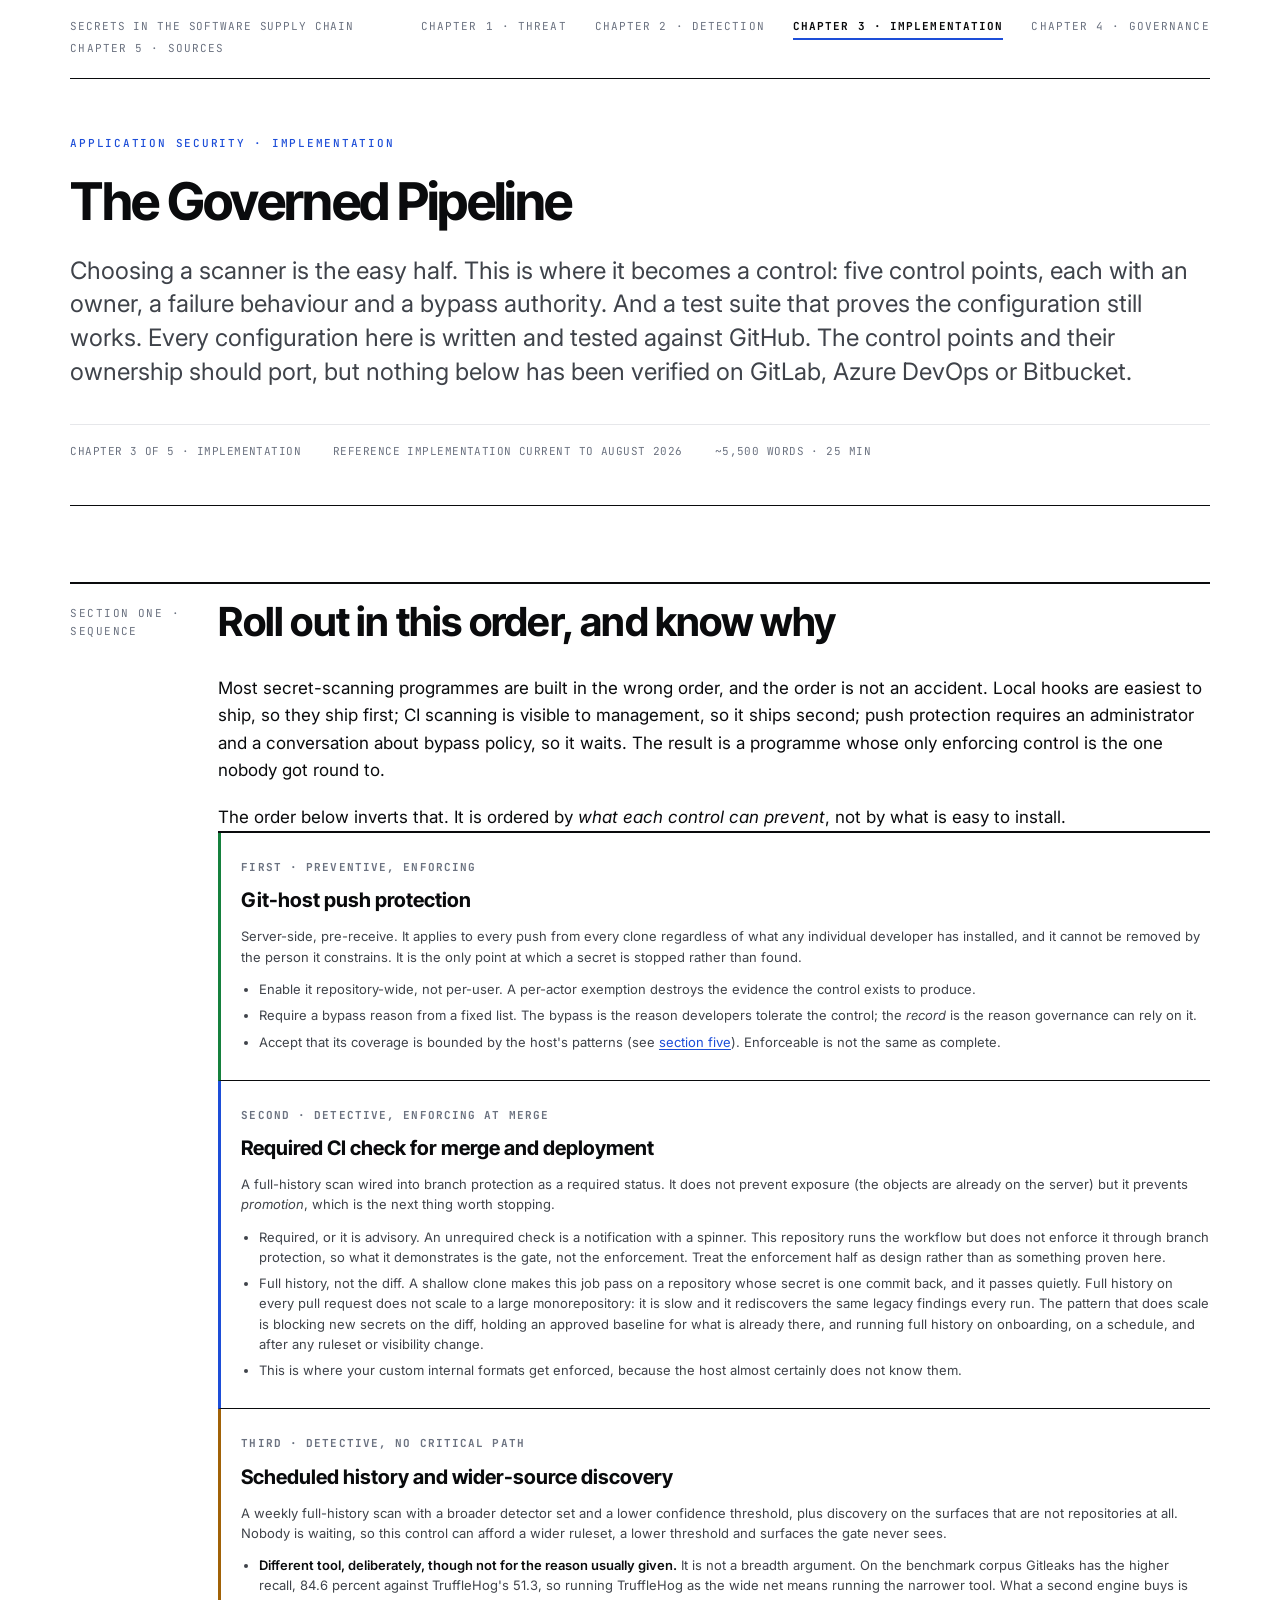
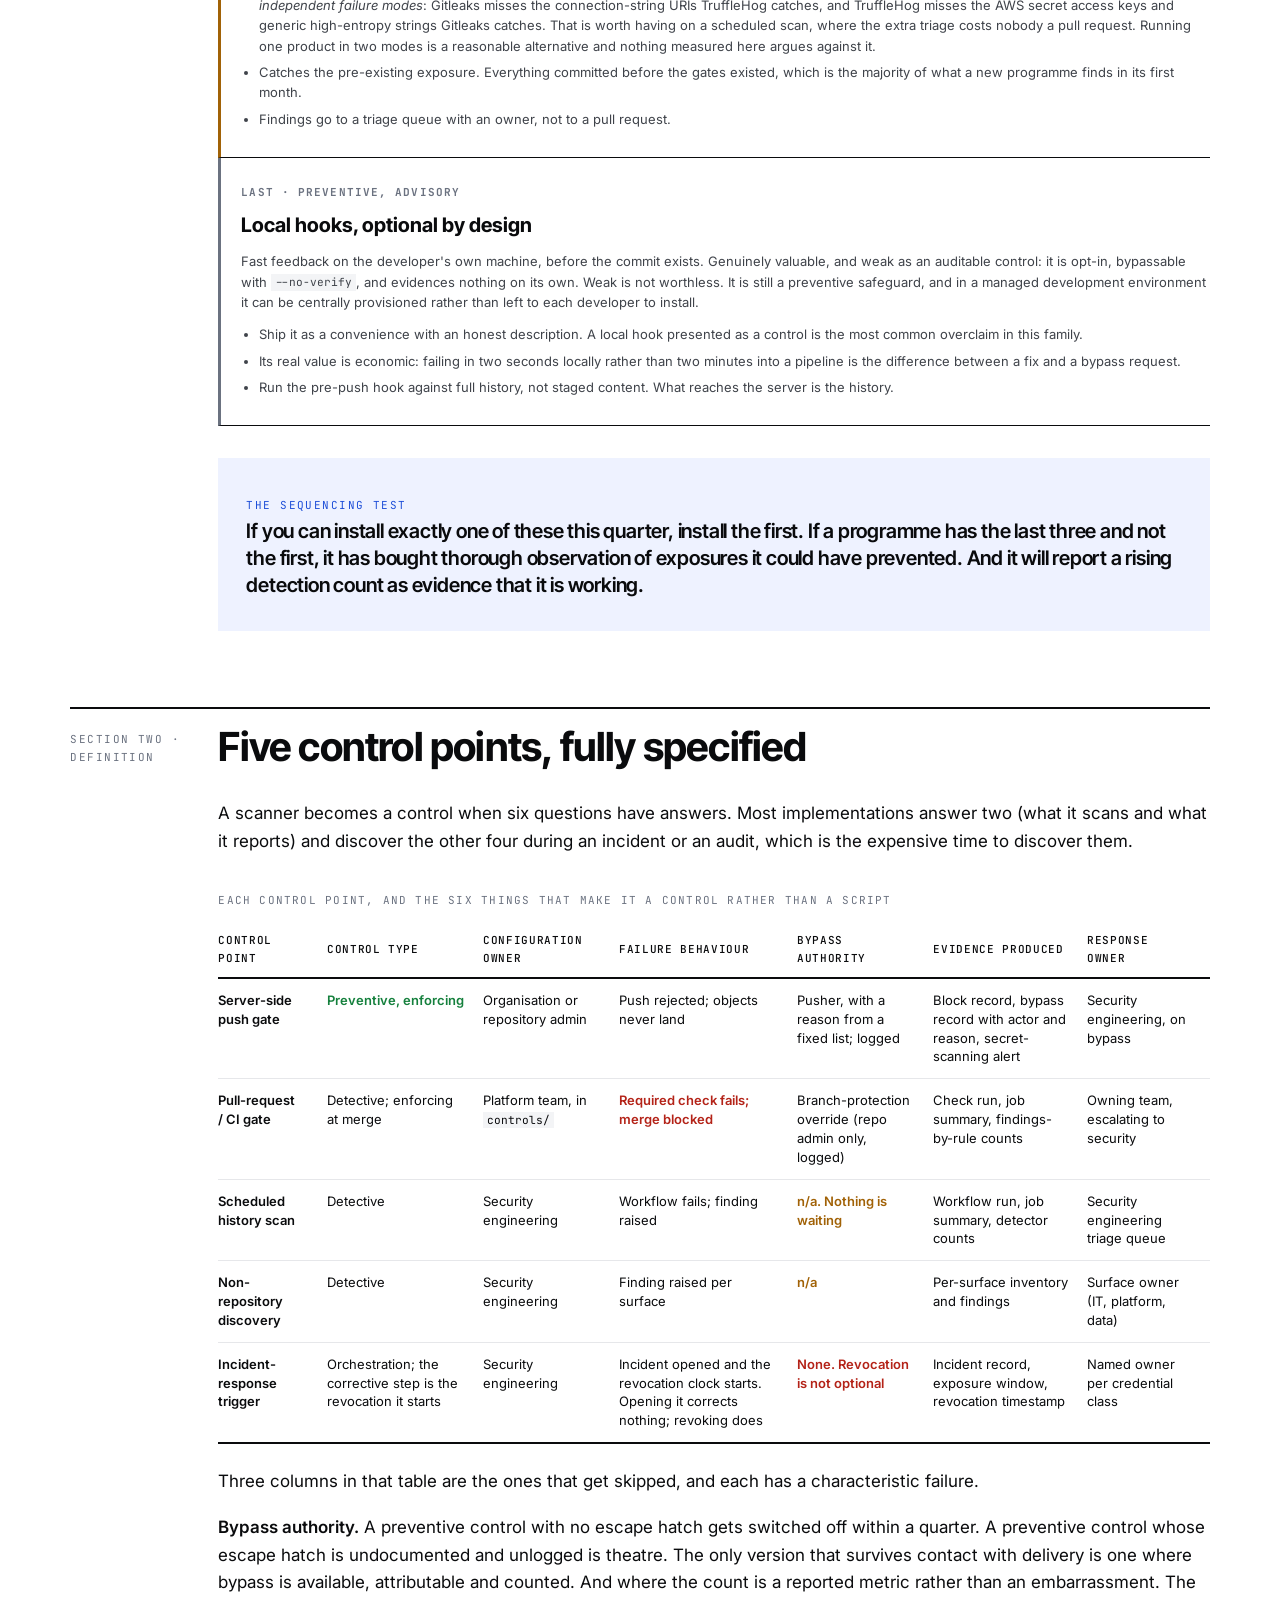
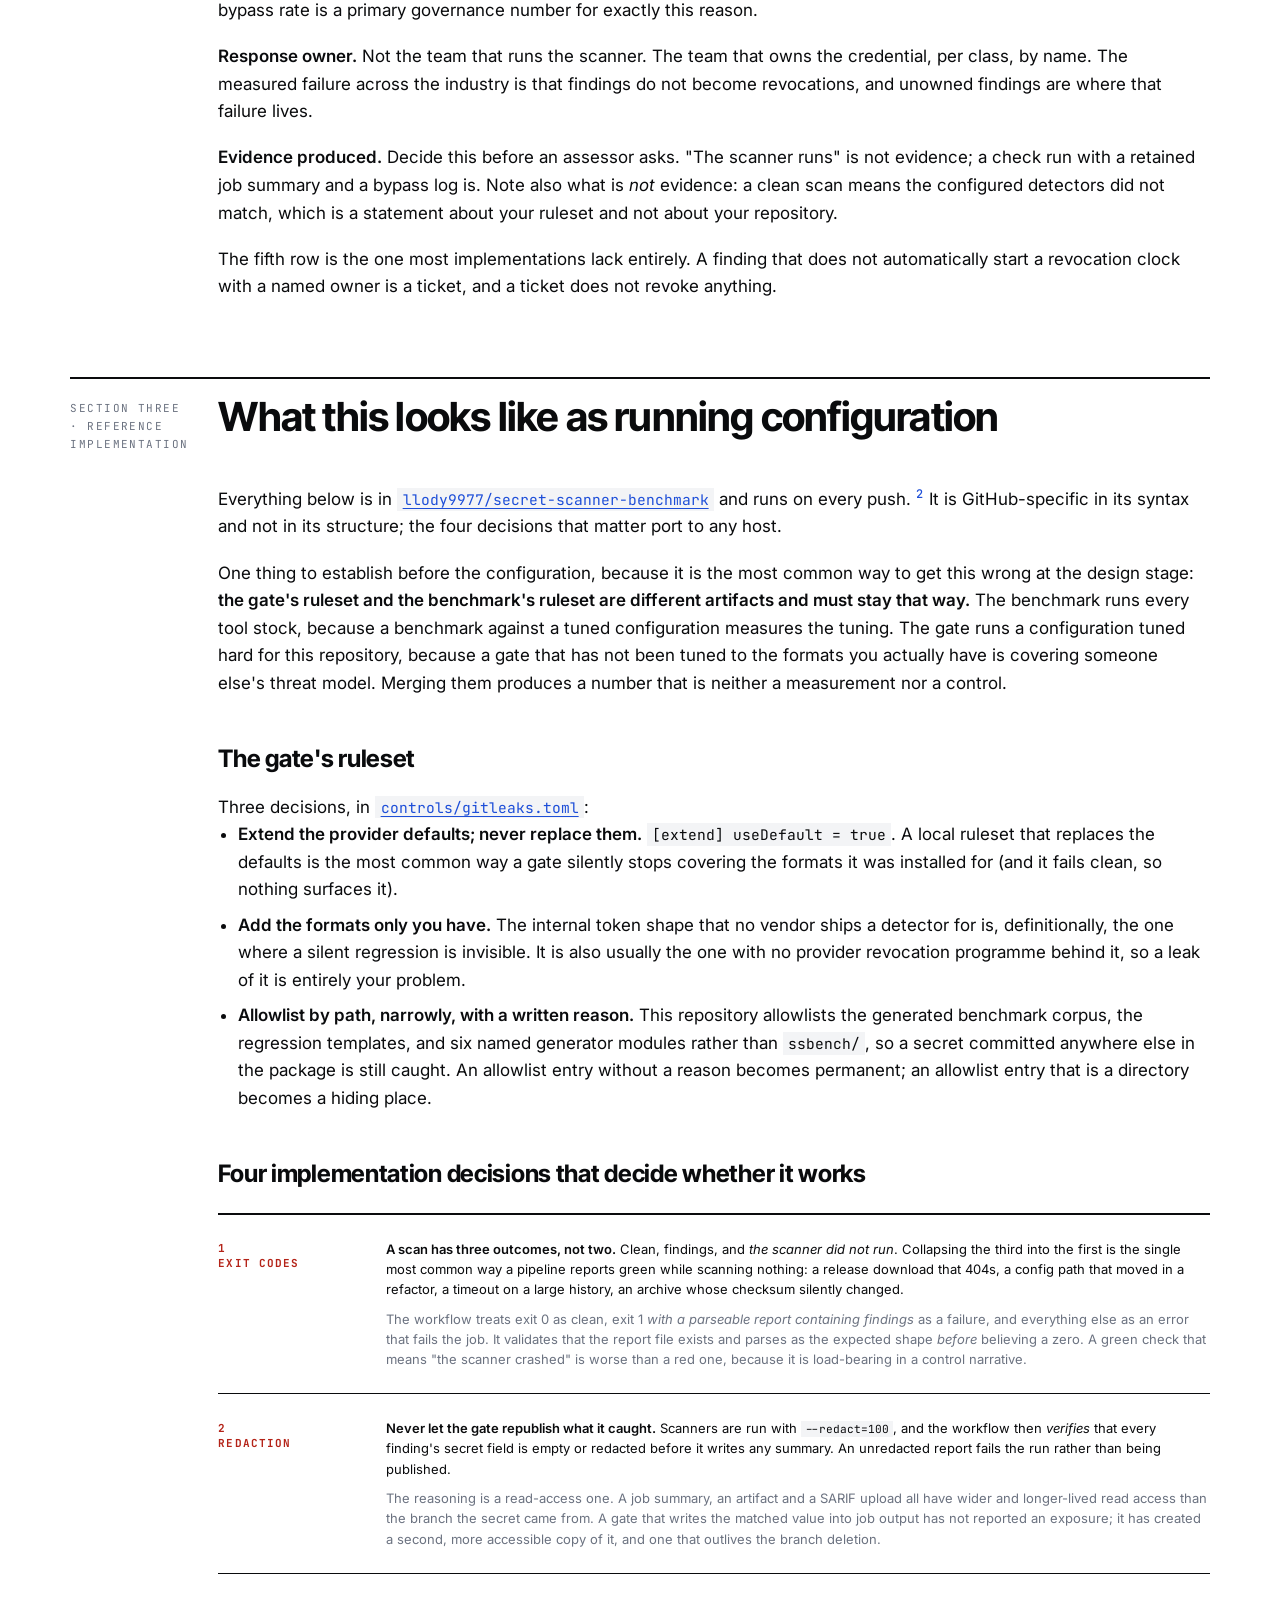
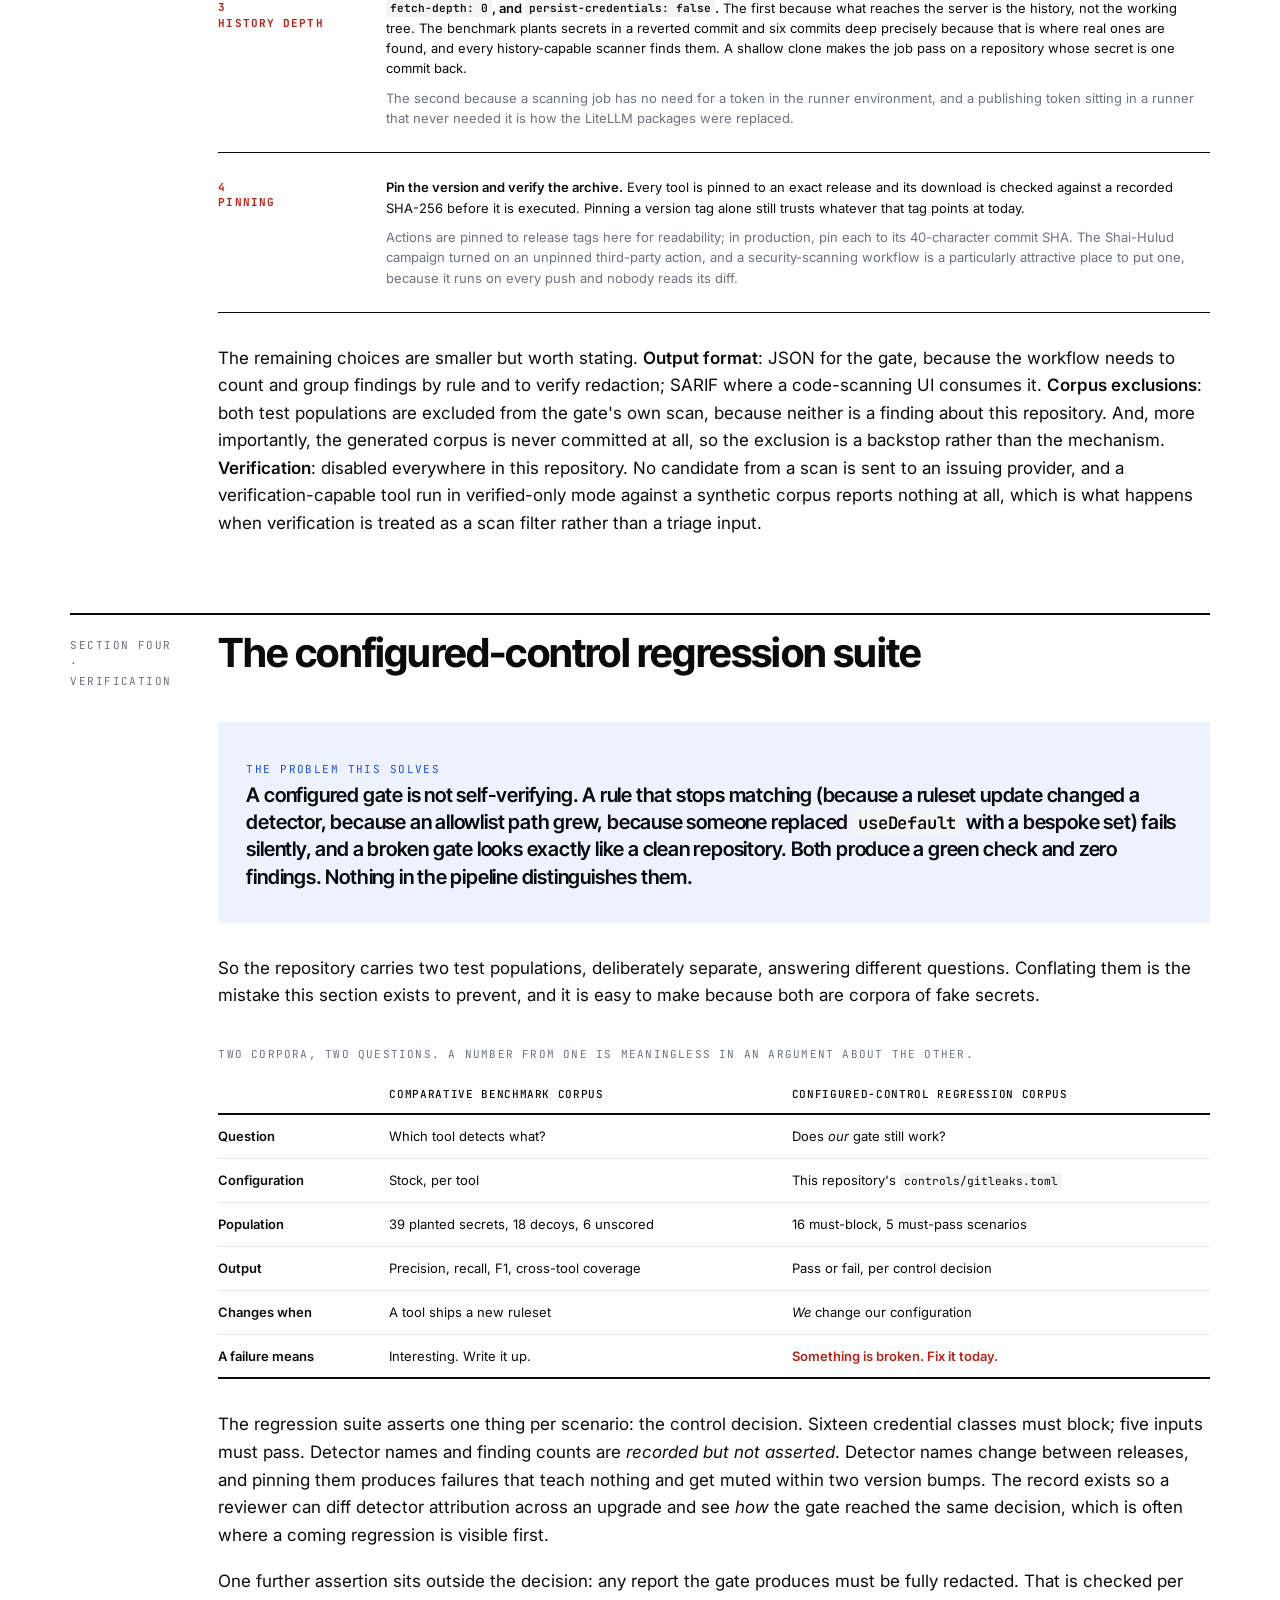
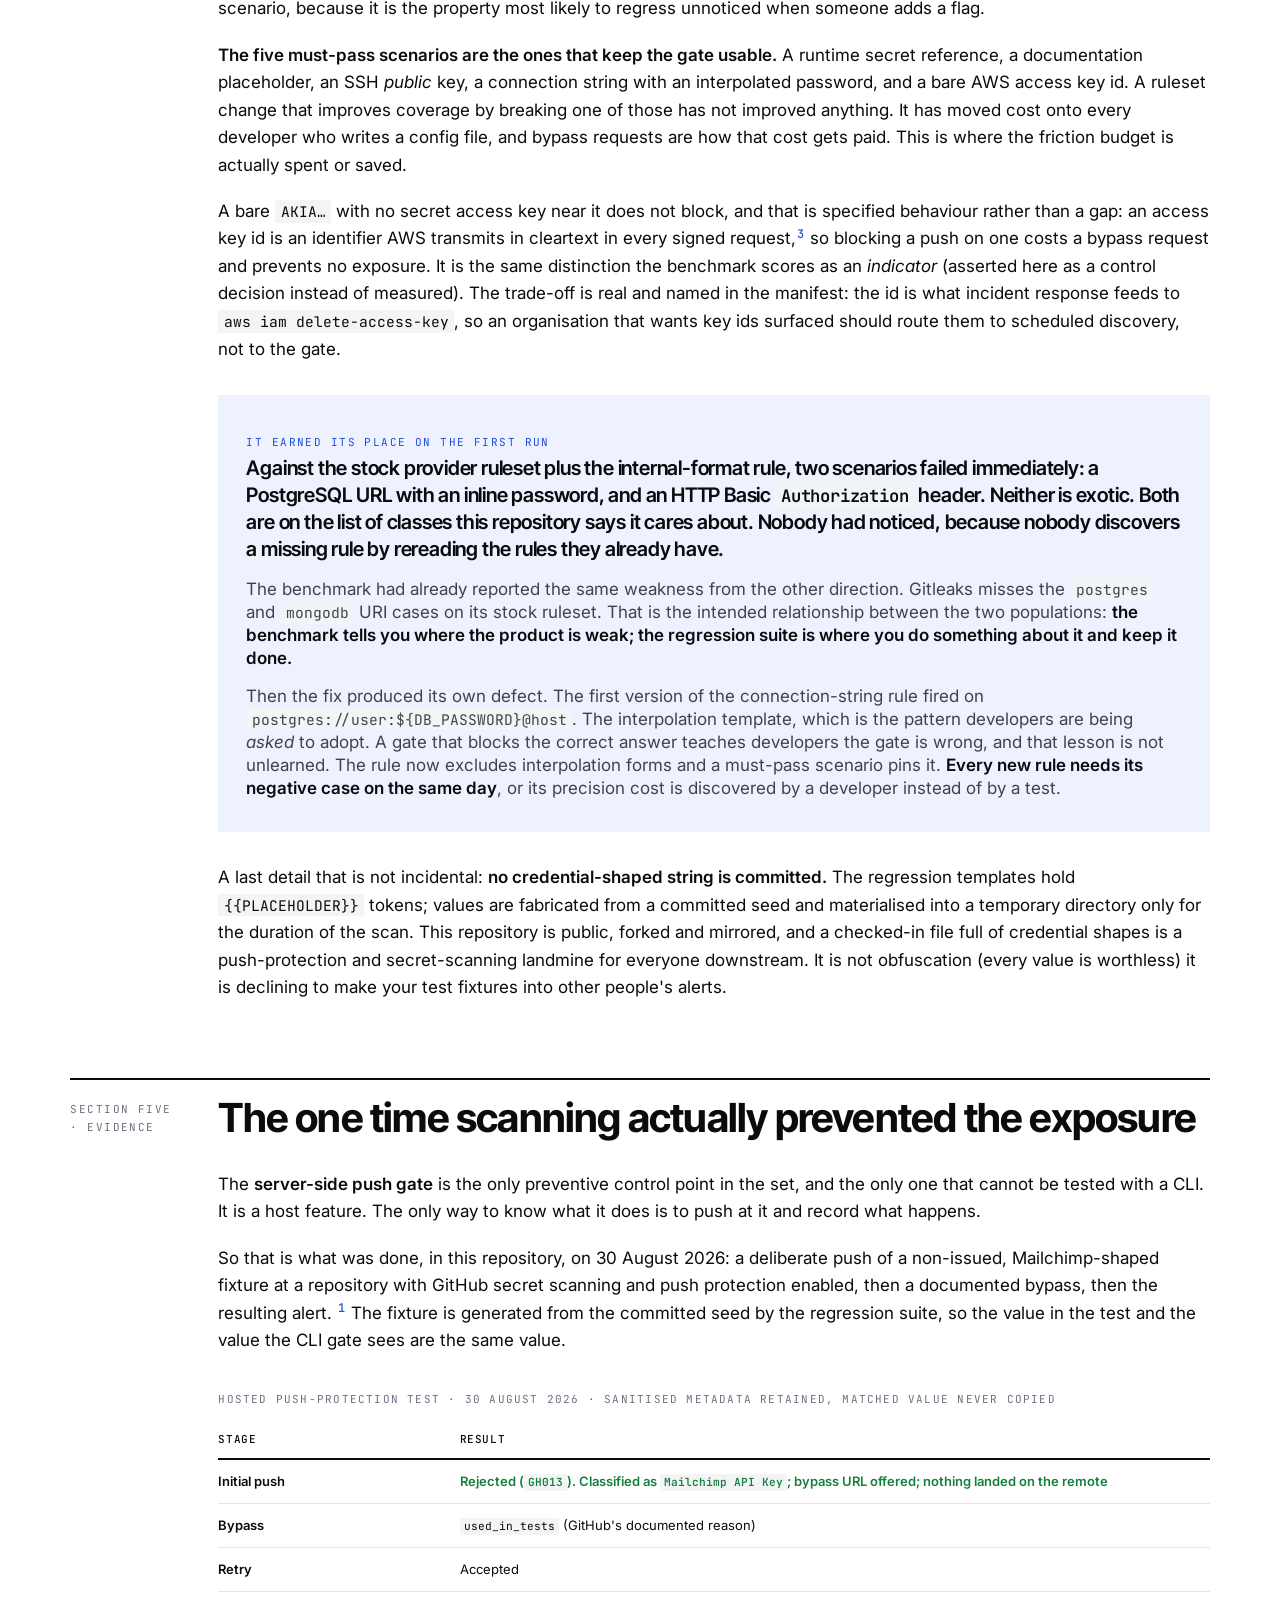
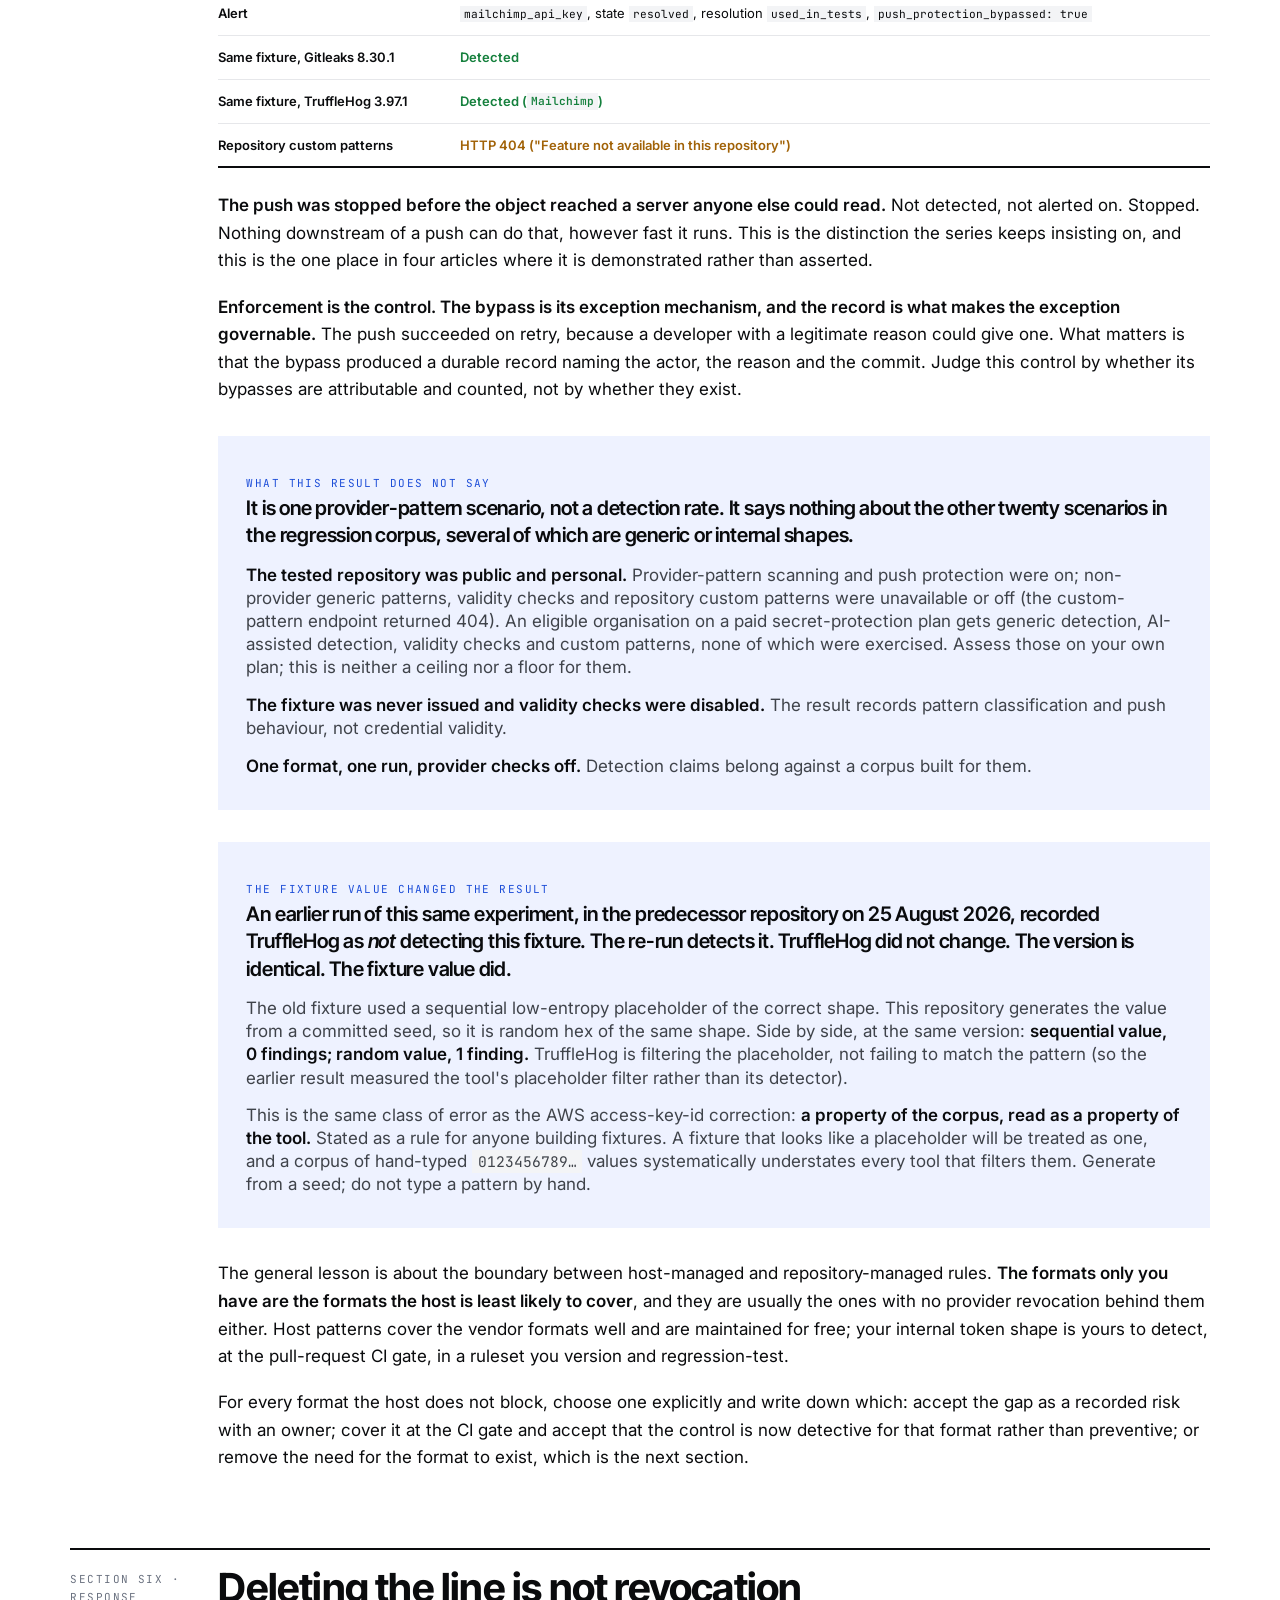
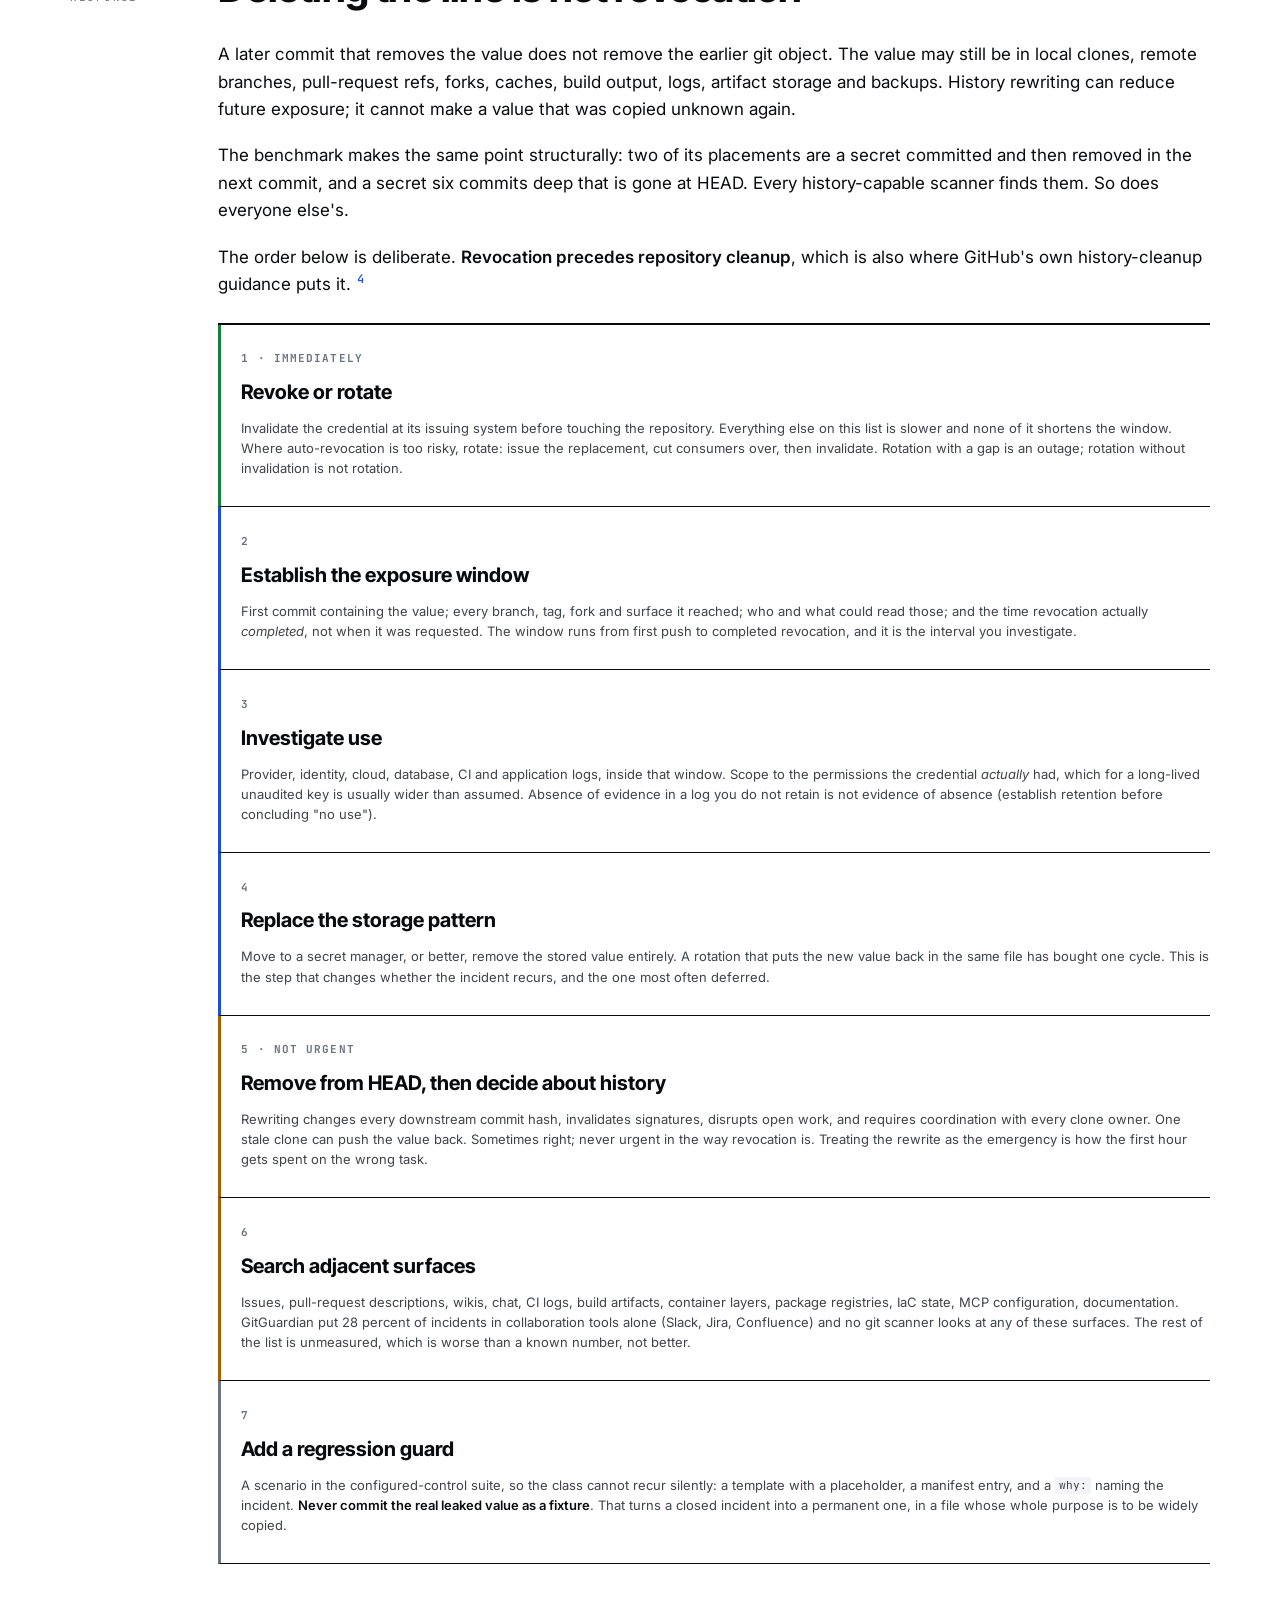
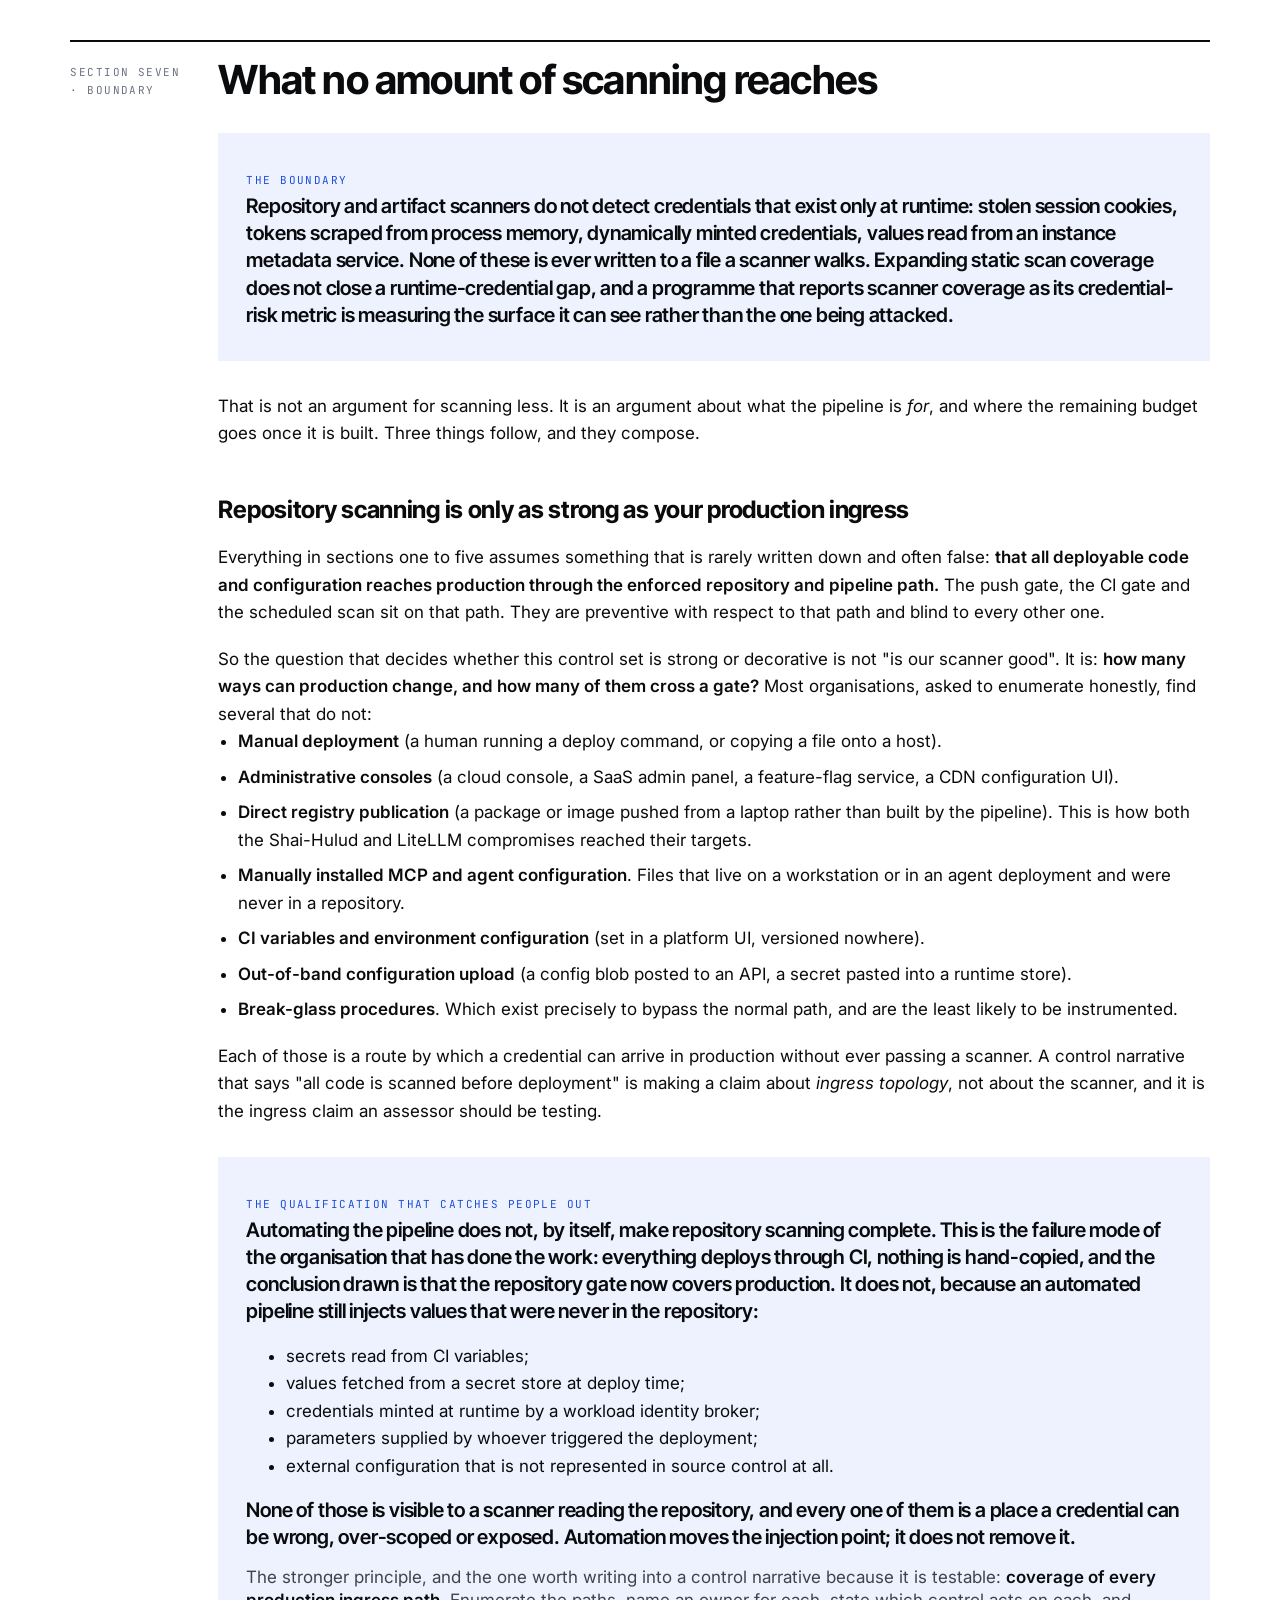
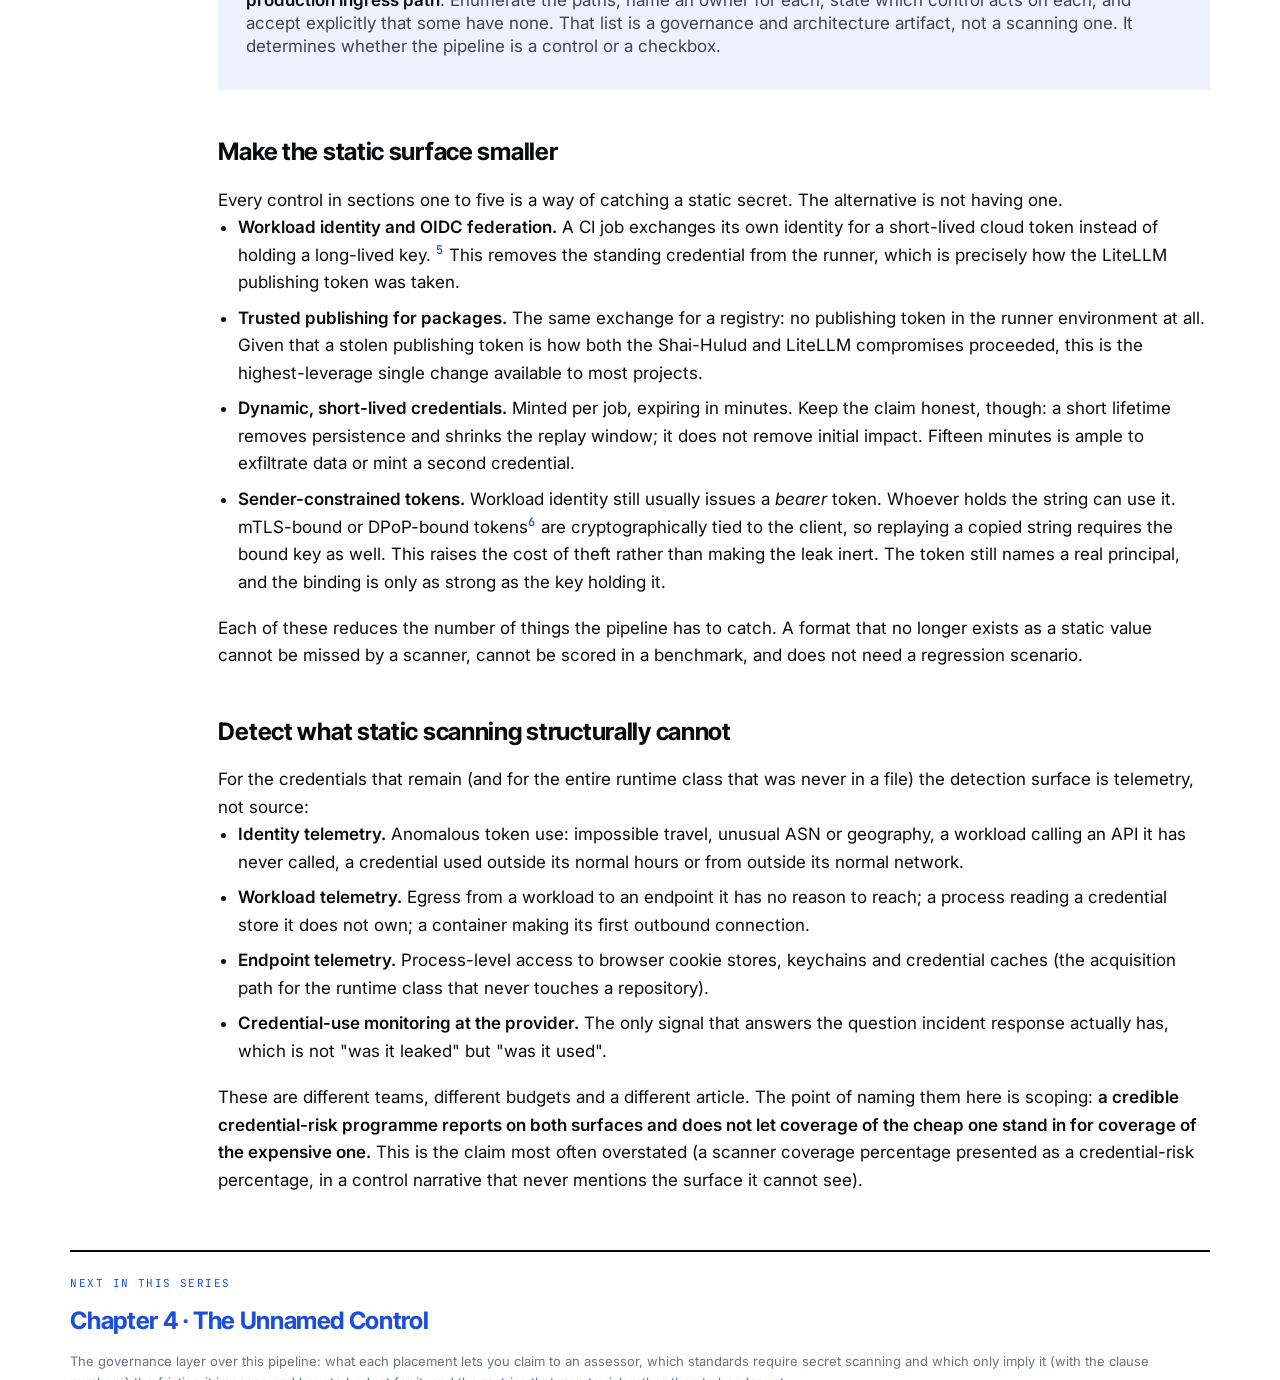
<file: docs/part-3.html>
<!doctype html>
<html lang="en"><head><meta charset="utf-8">
<title>Moved</title>
<link rel="canonical" href="https://llody9977.github.io/secret-scanner-benchmark/governed-pipeline.html">
<meta http-equiv="refresh" content="0; url=governed-pipeline.html">
<meta name="robots" content="noindex">
</head><body><p>This page moved to <a href="governed-pipeline.html">governed-pipeline.html</a>.</p></body></html>
</file>
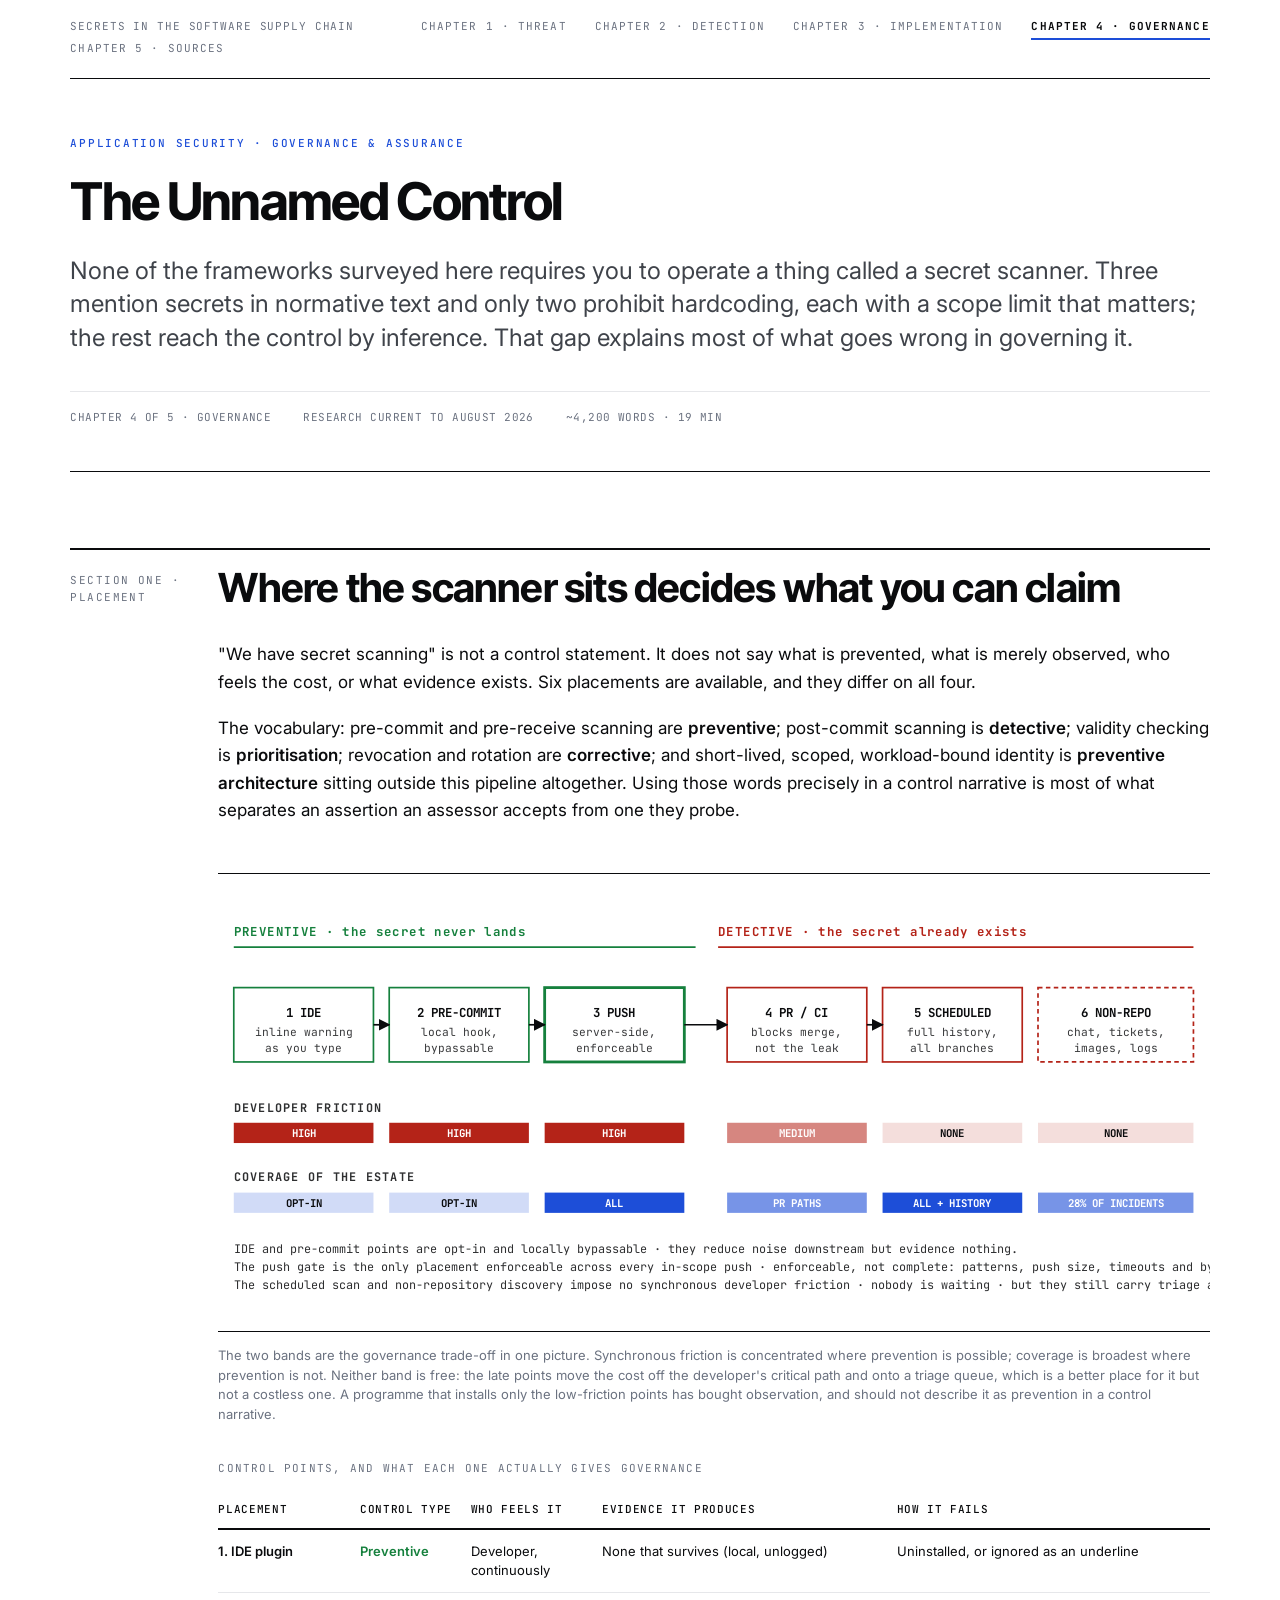
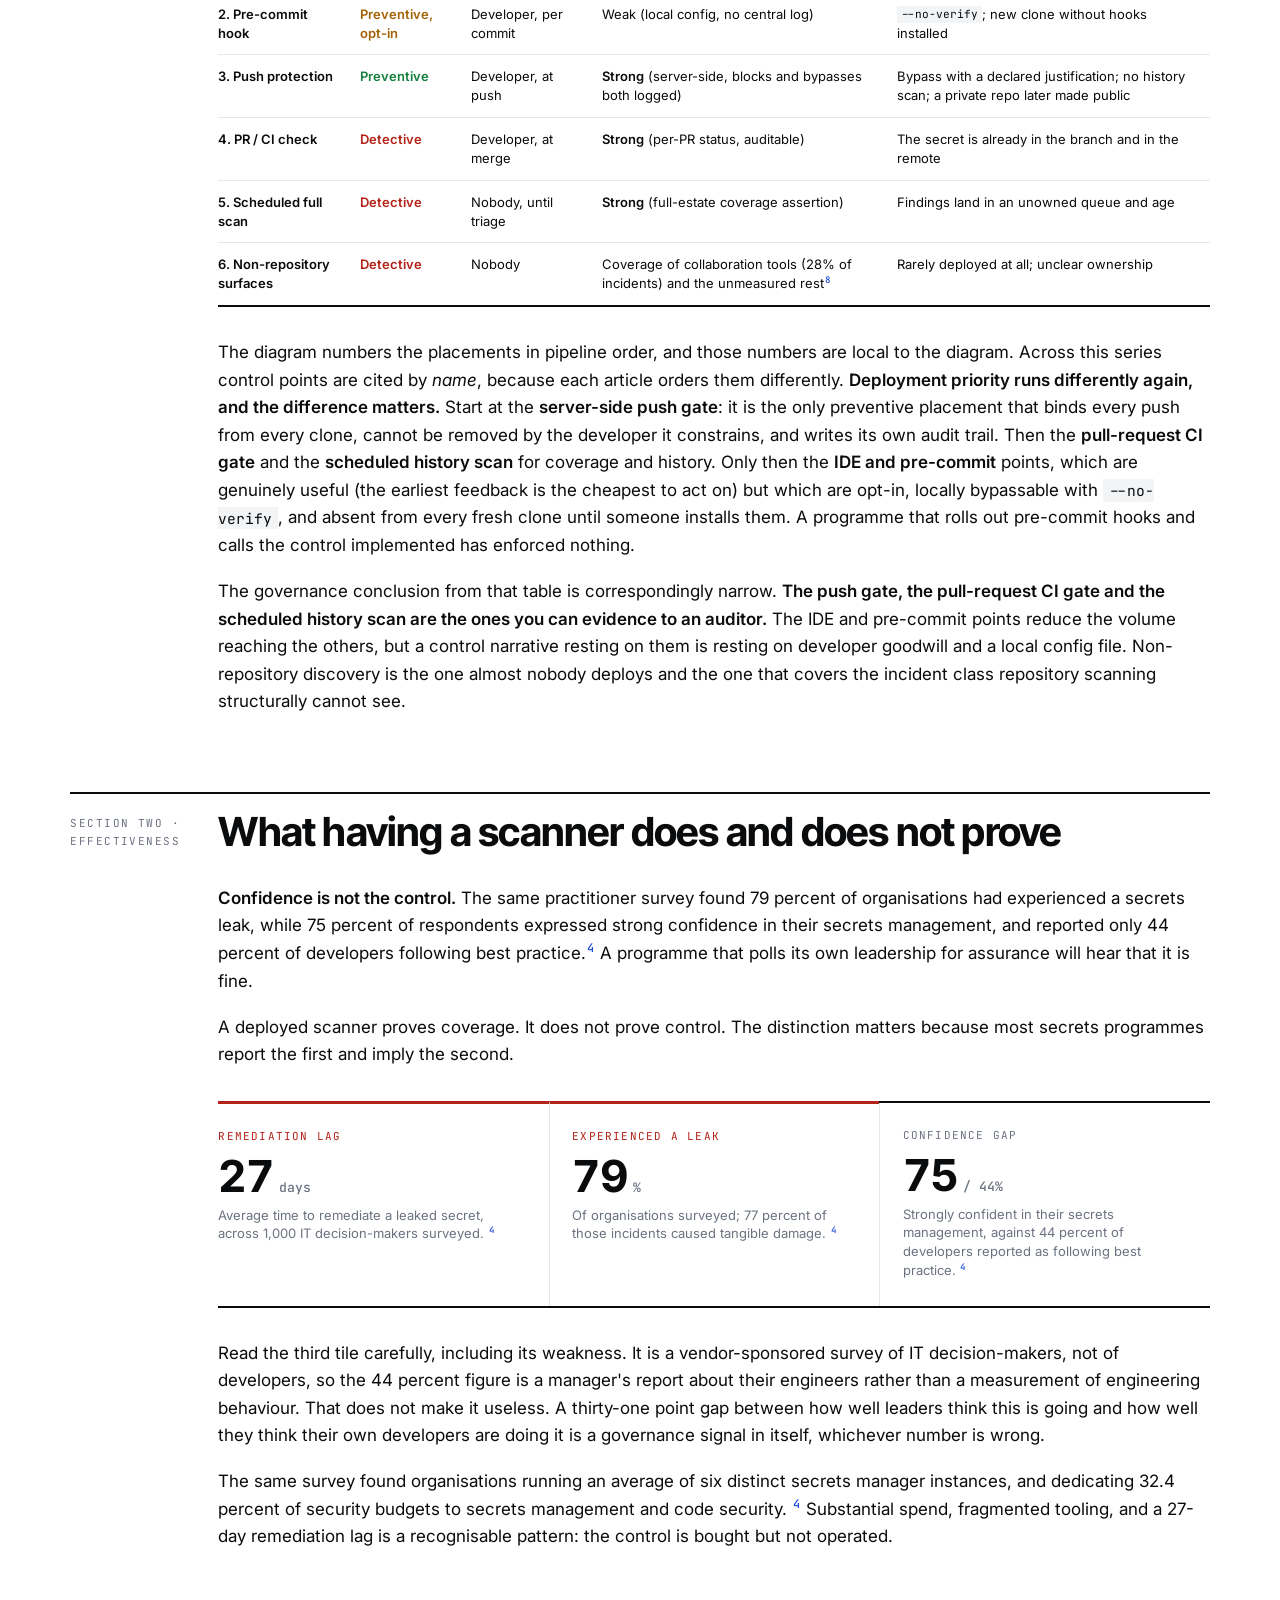
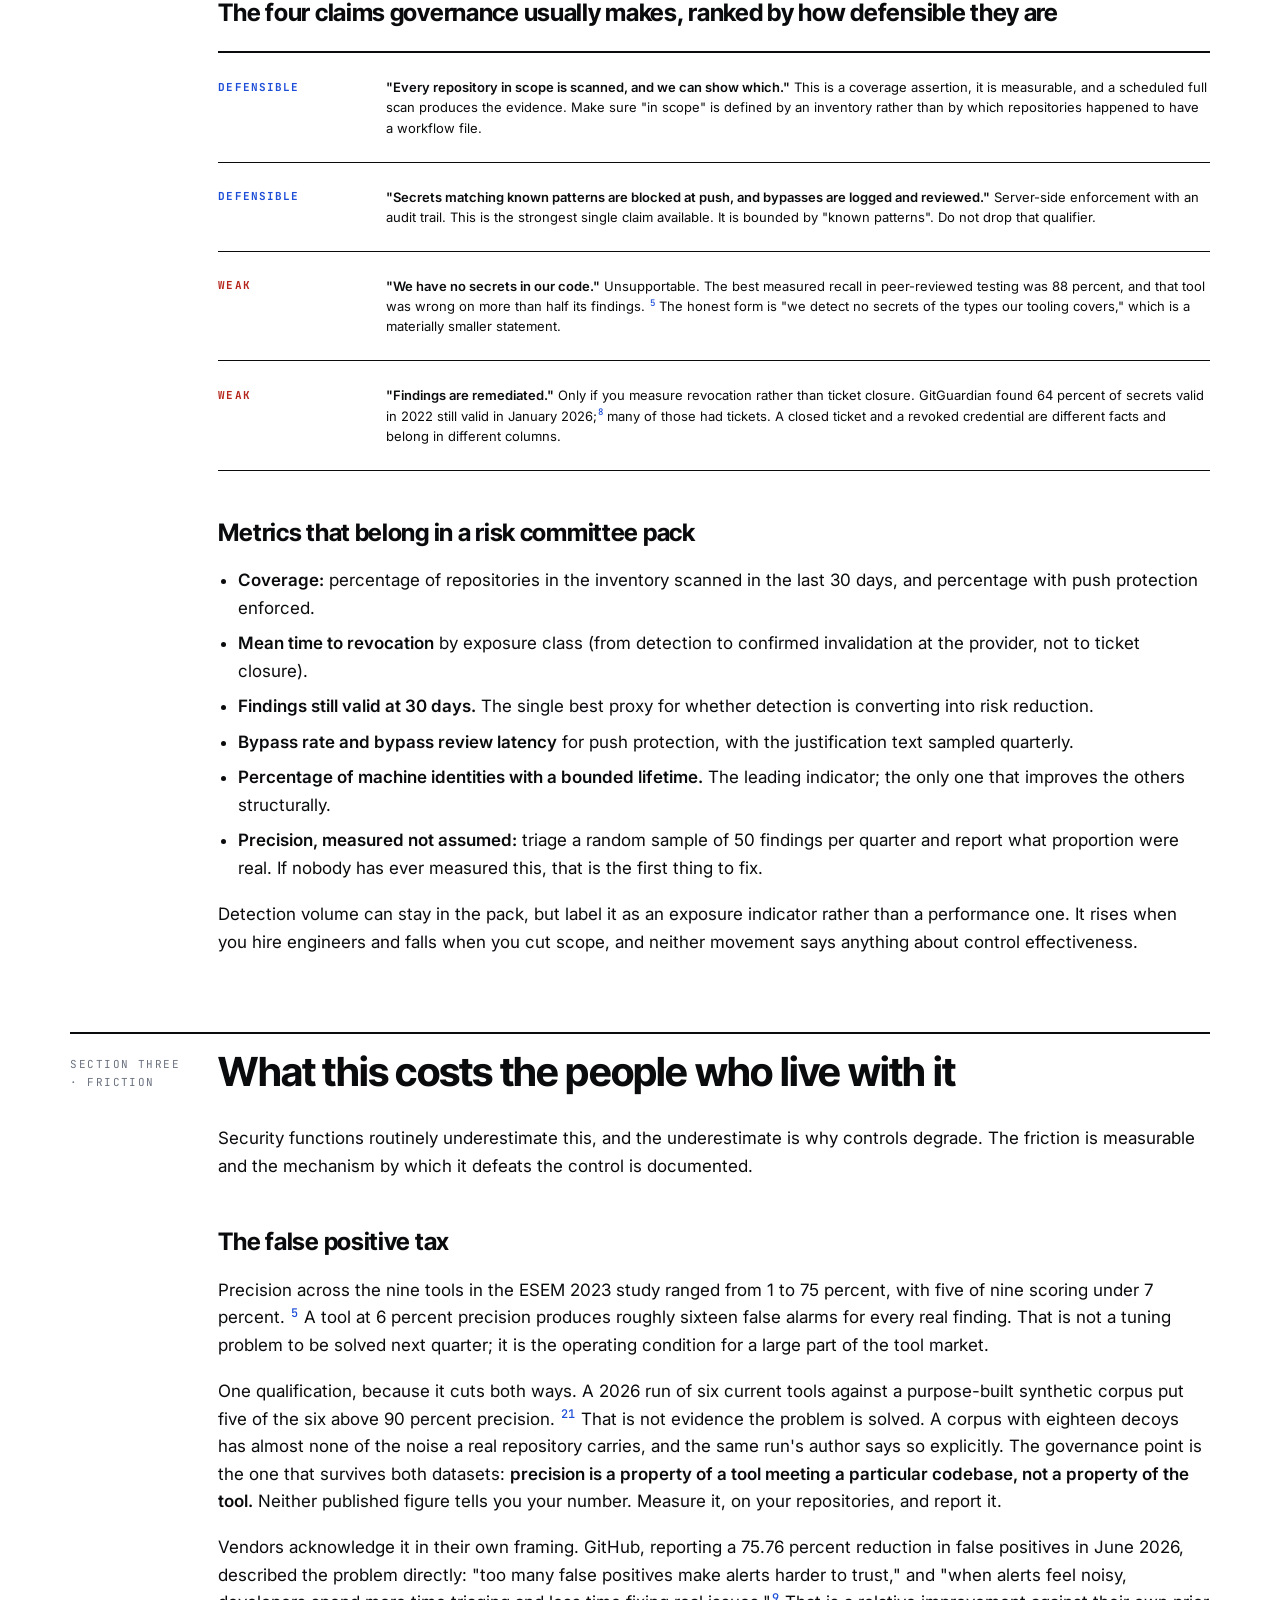
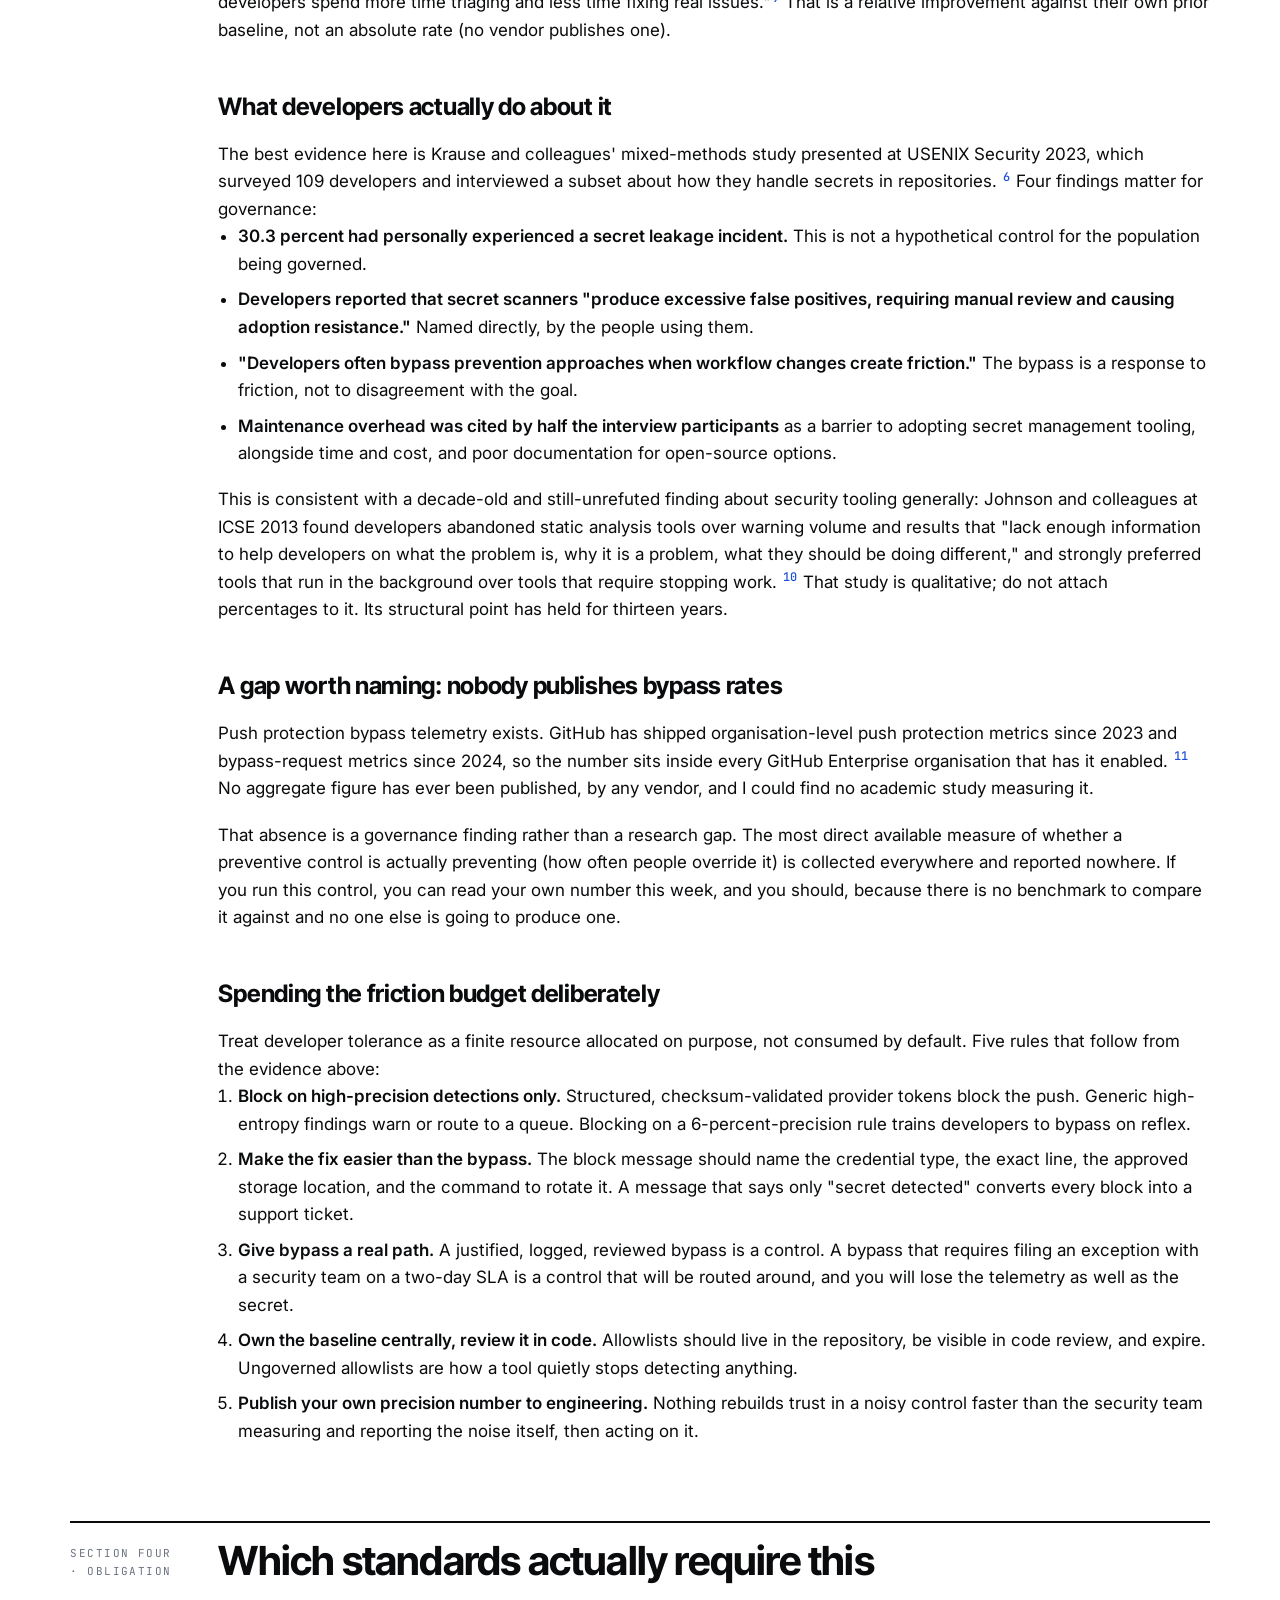
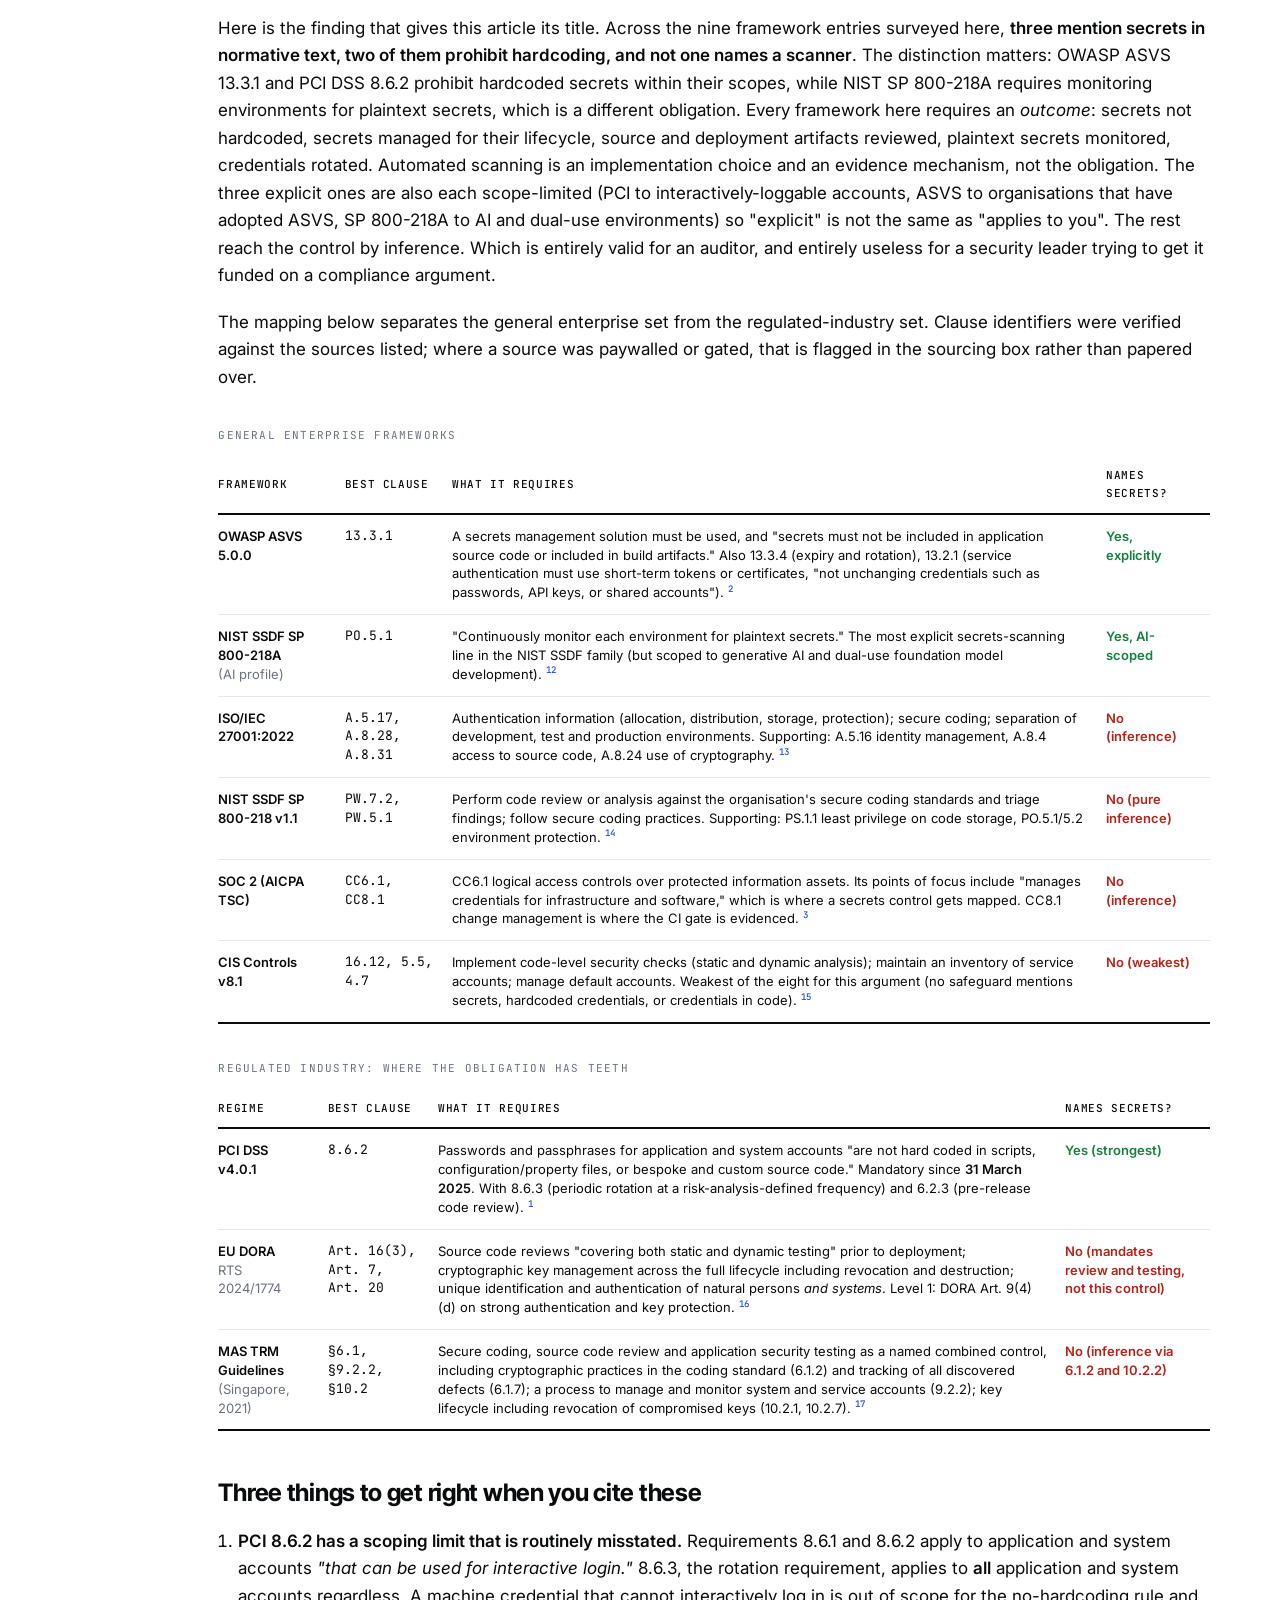
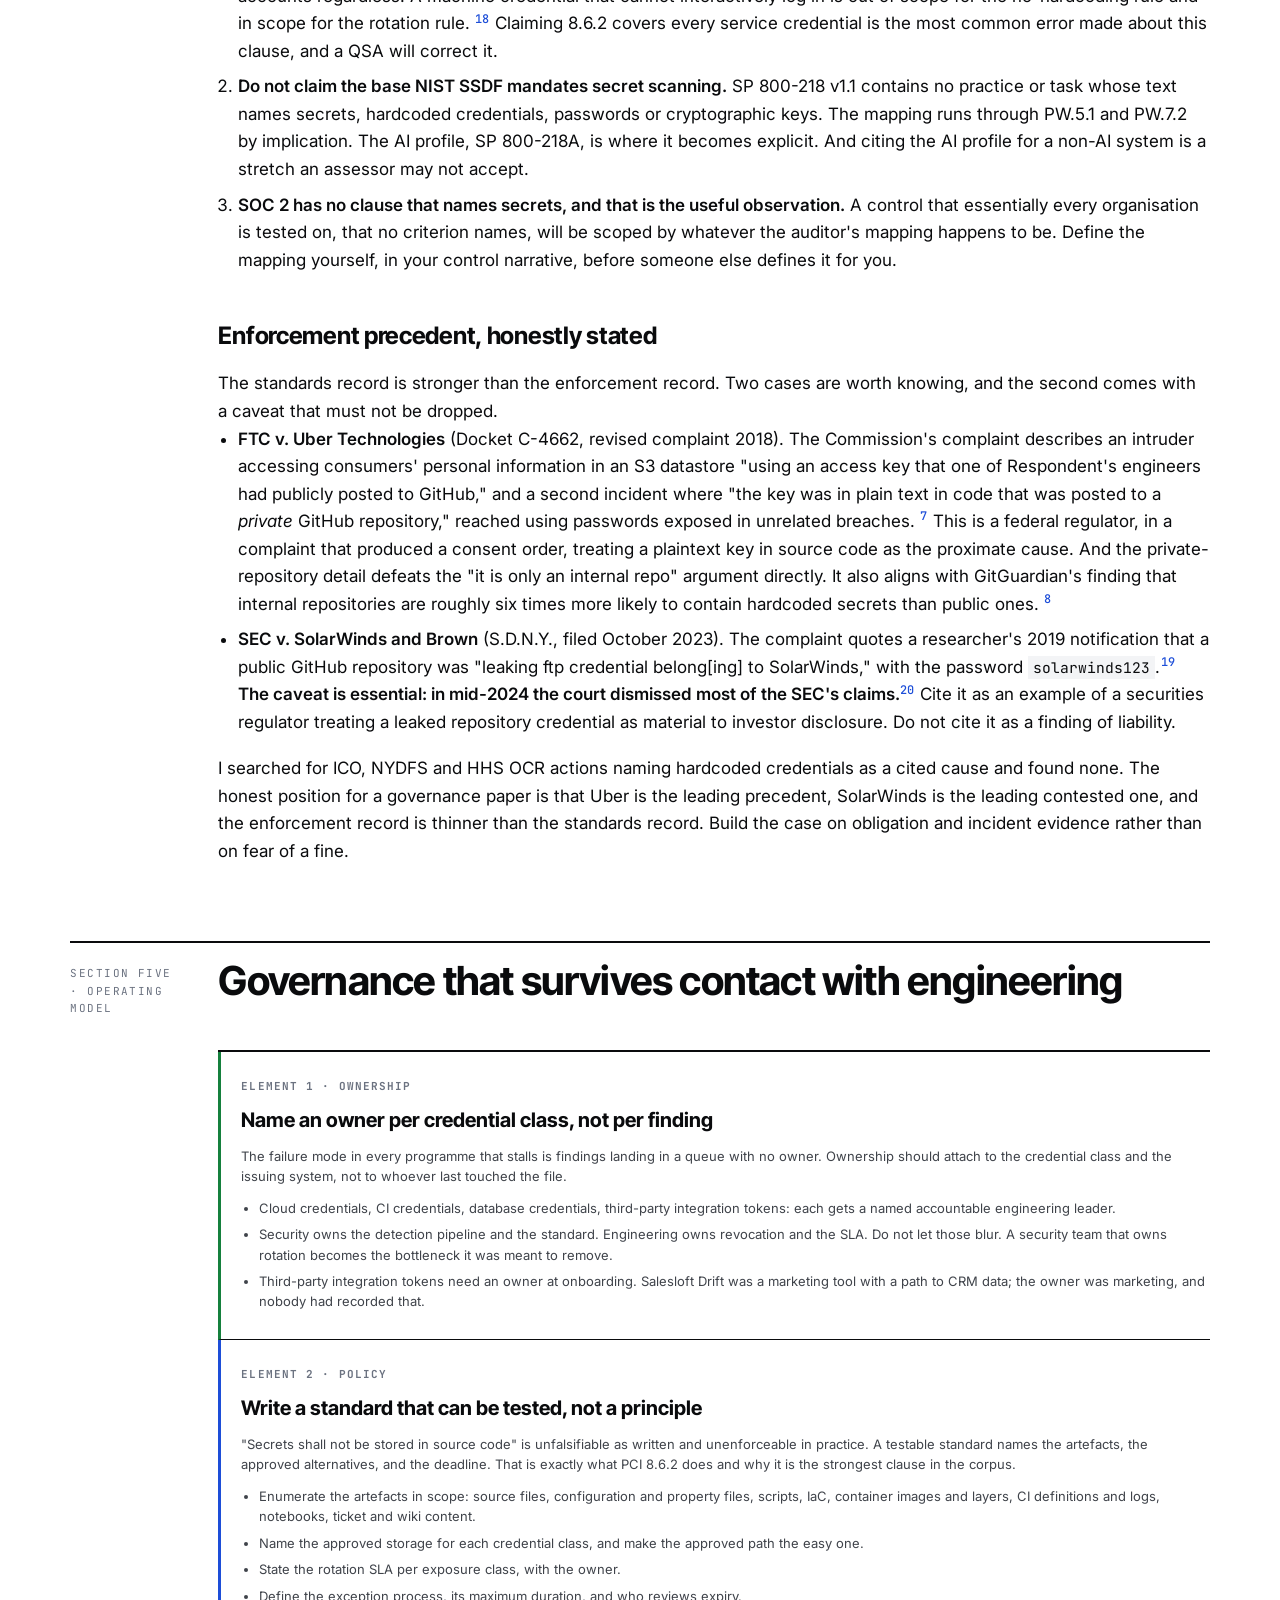
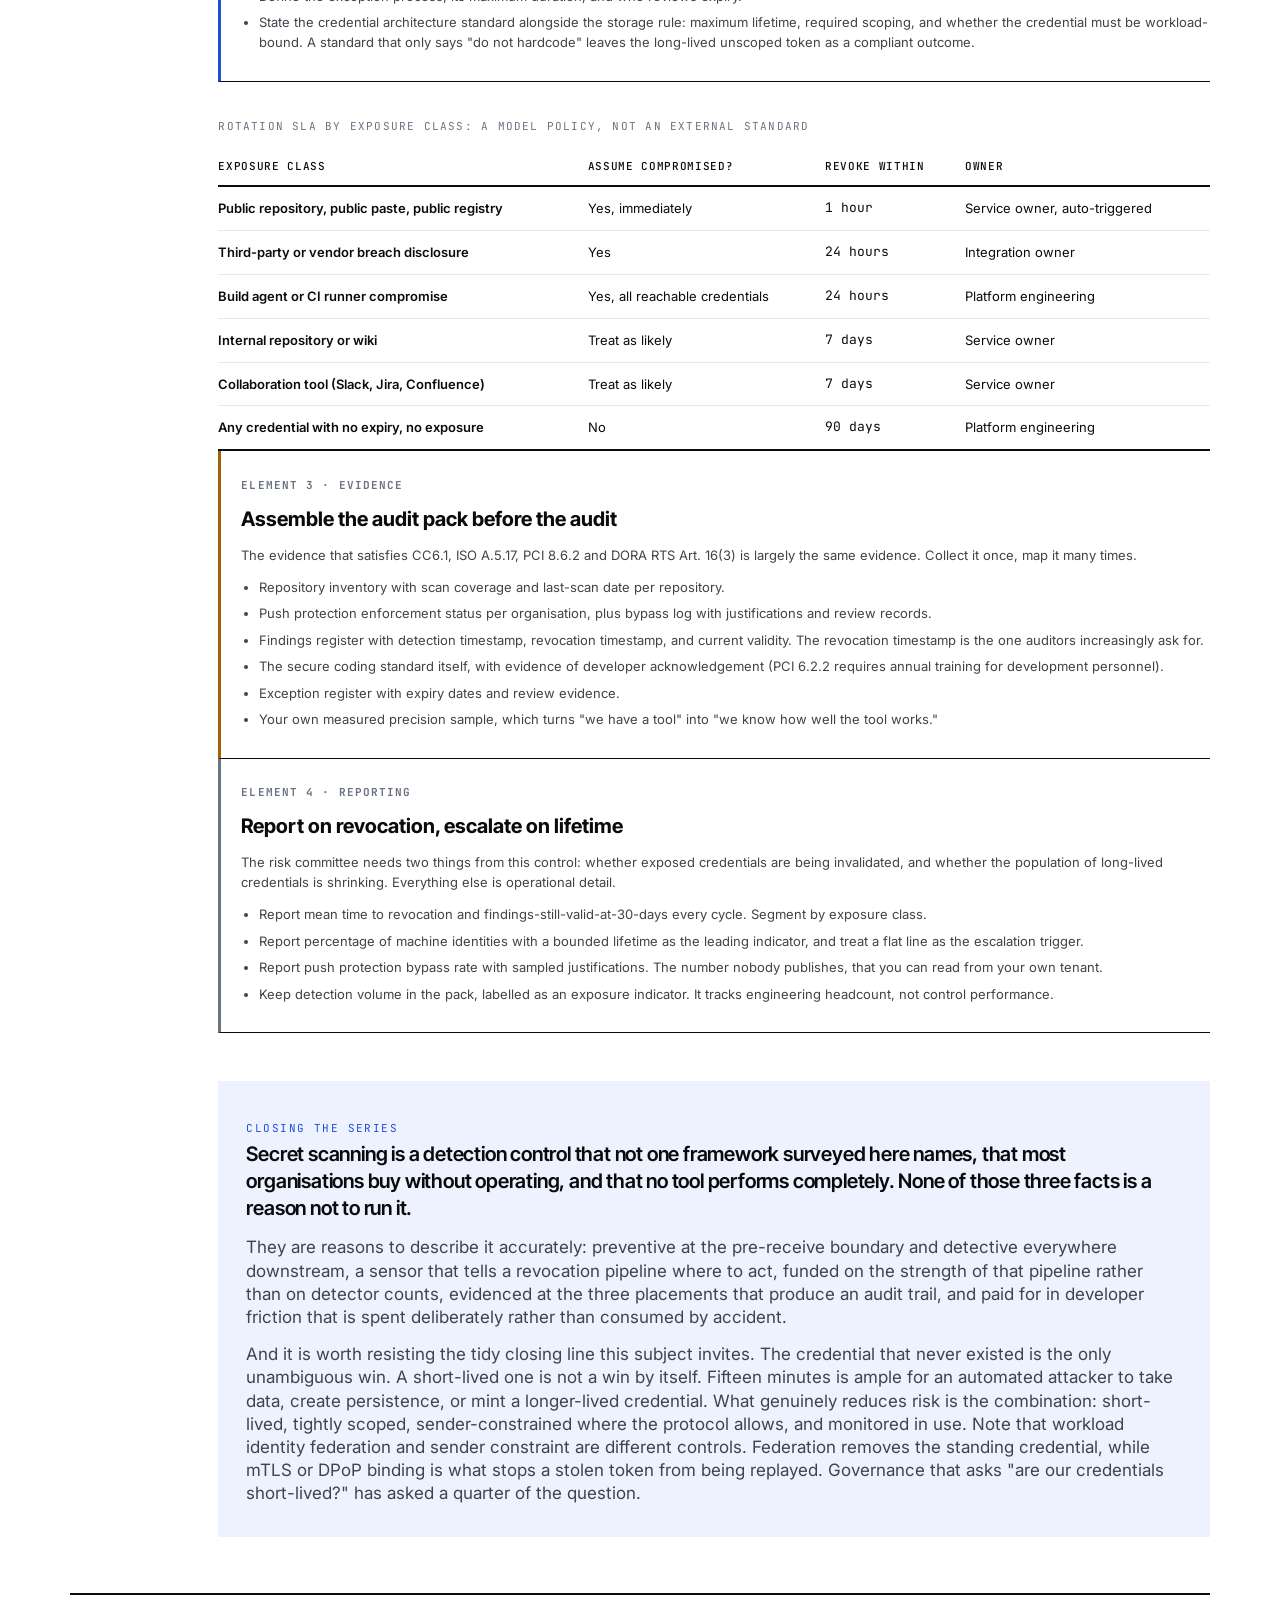
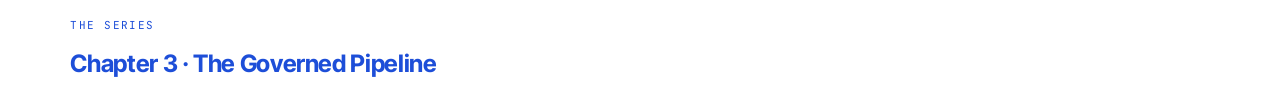
<file: docs/part-4.html>
<!doctype html>
<html lang="en"><head><meta charset="utf-8">
<title>Moved</title>
<link rel="canonical" href="https://llody9977.github.io/secret-scanner-benchmark/unnamed-control.html">
<meta http-equiv="refresh" content="0; url=unnamed-control.html">
<meta name="robots" content="noindex">
</head><body><p>This page moved to <a href="unnamed-control.html">unnamed-control.html</a>.</p></body></html>
</file>
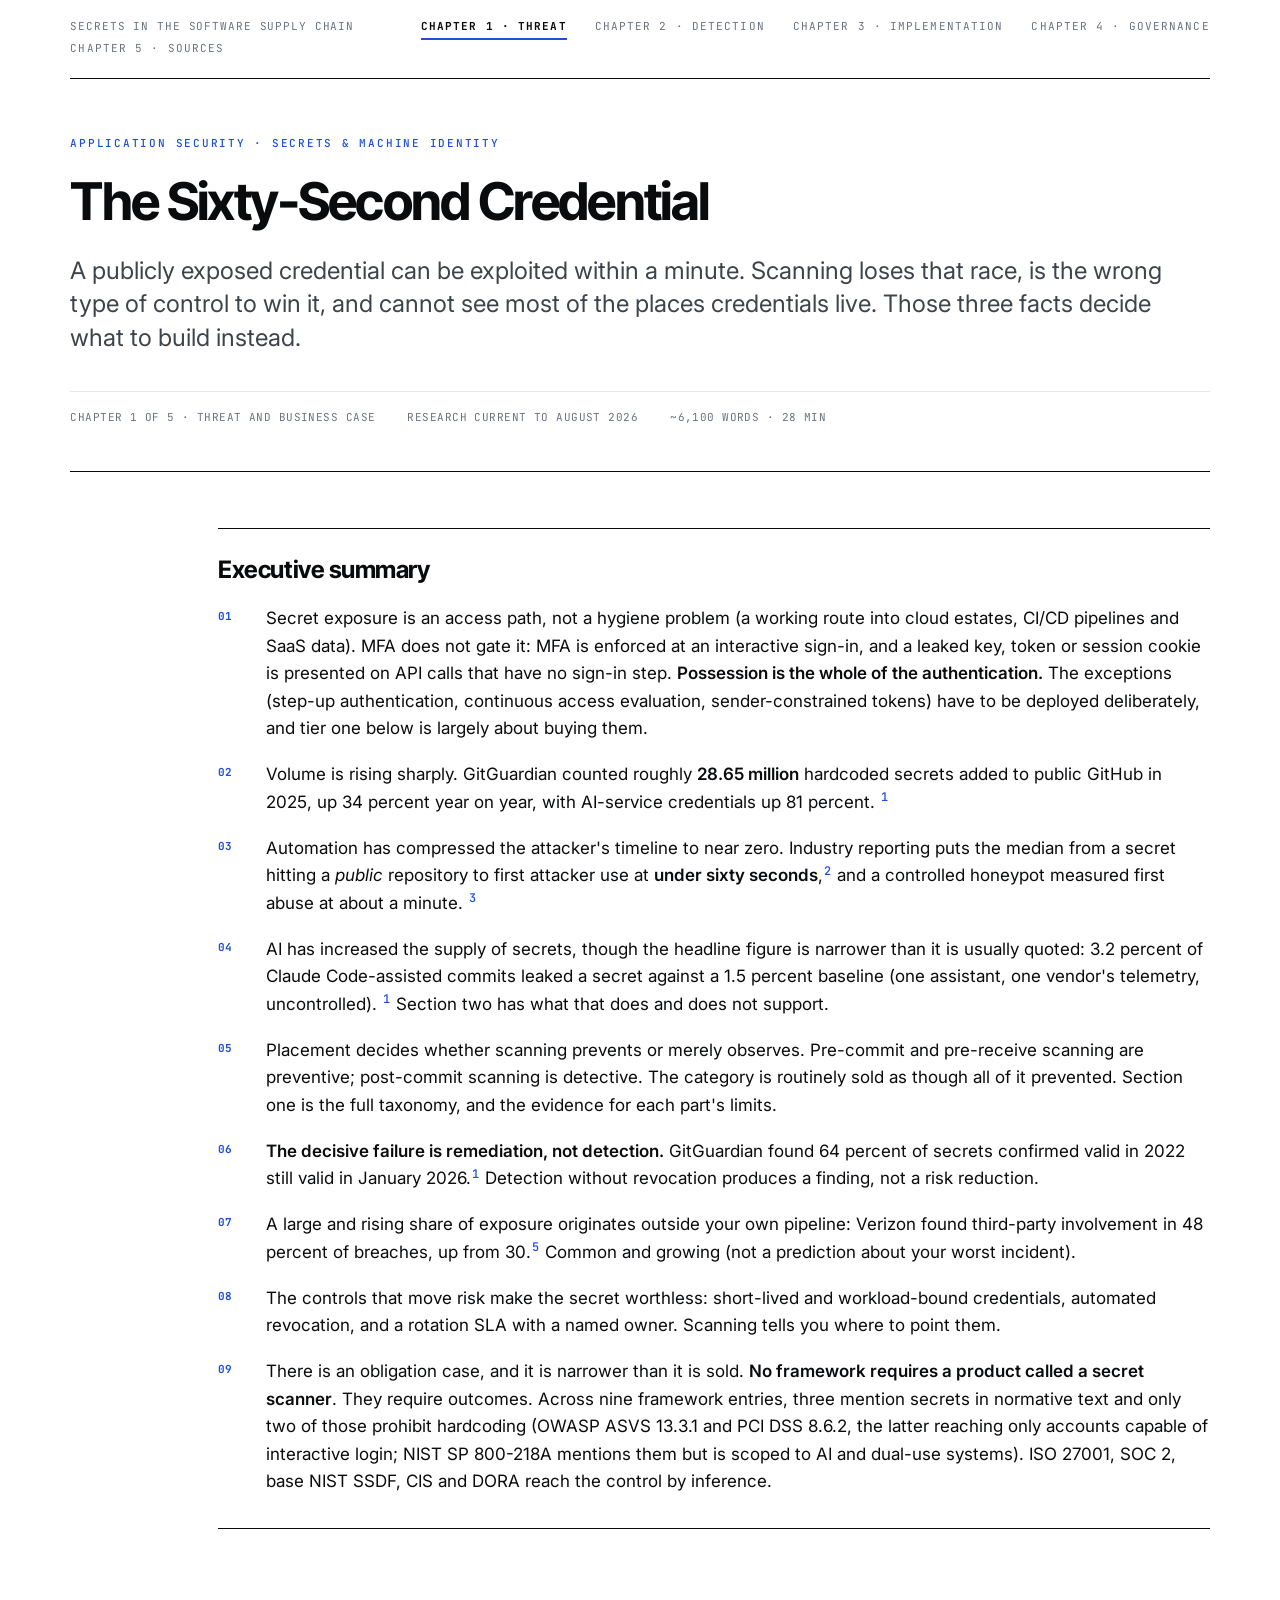
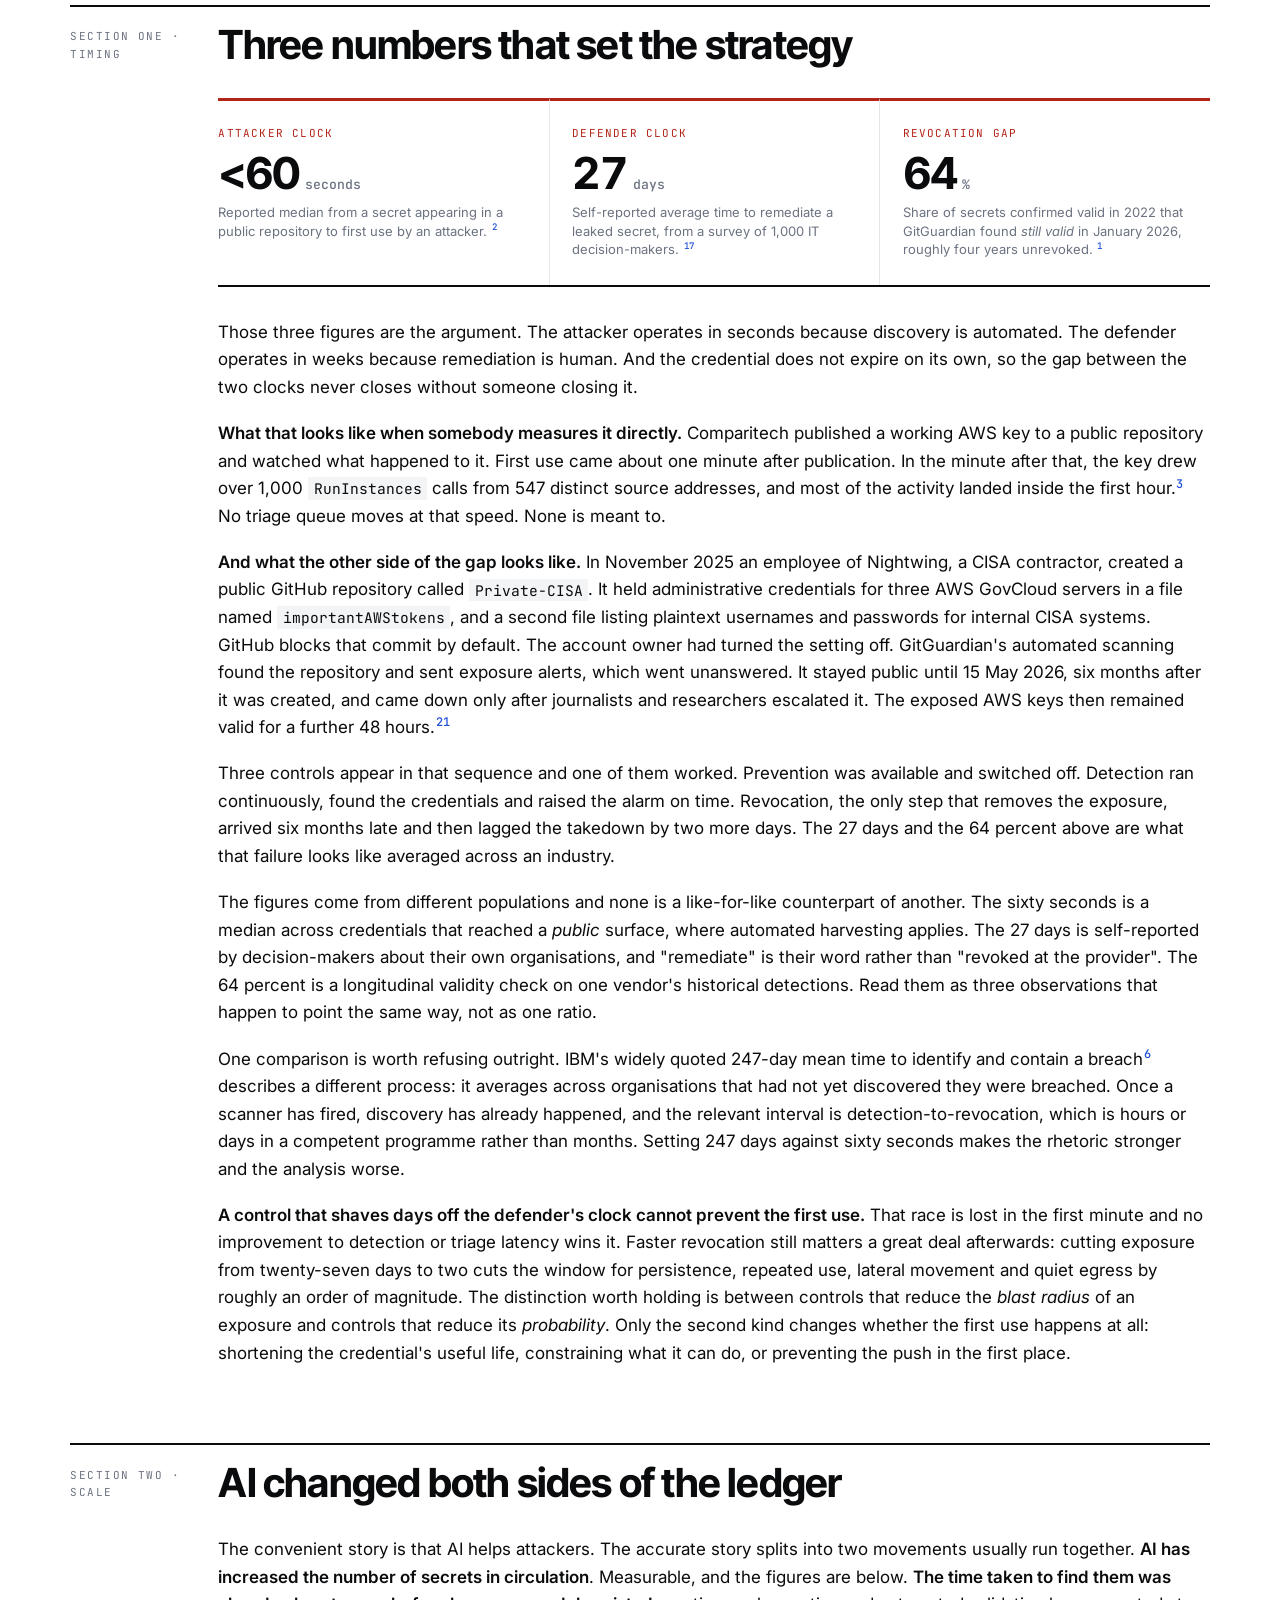
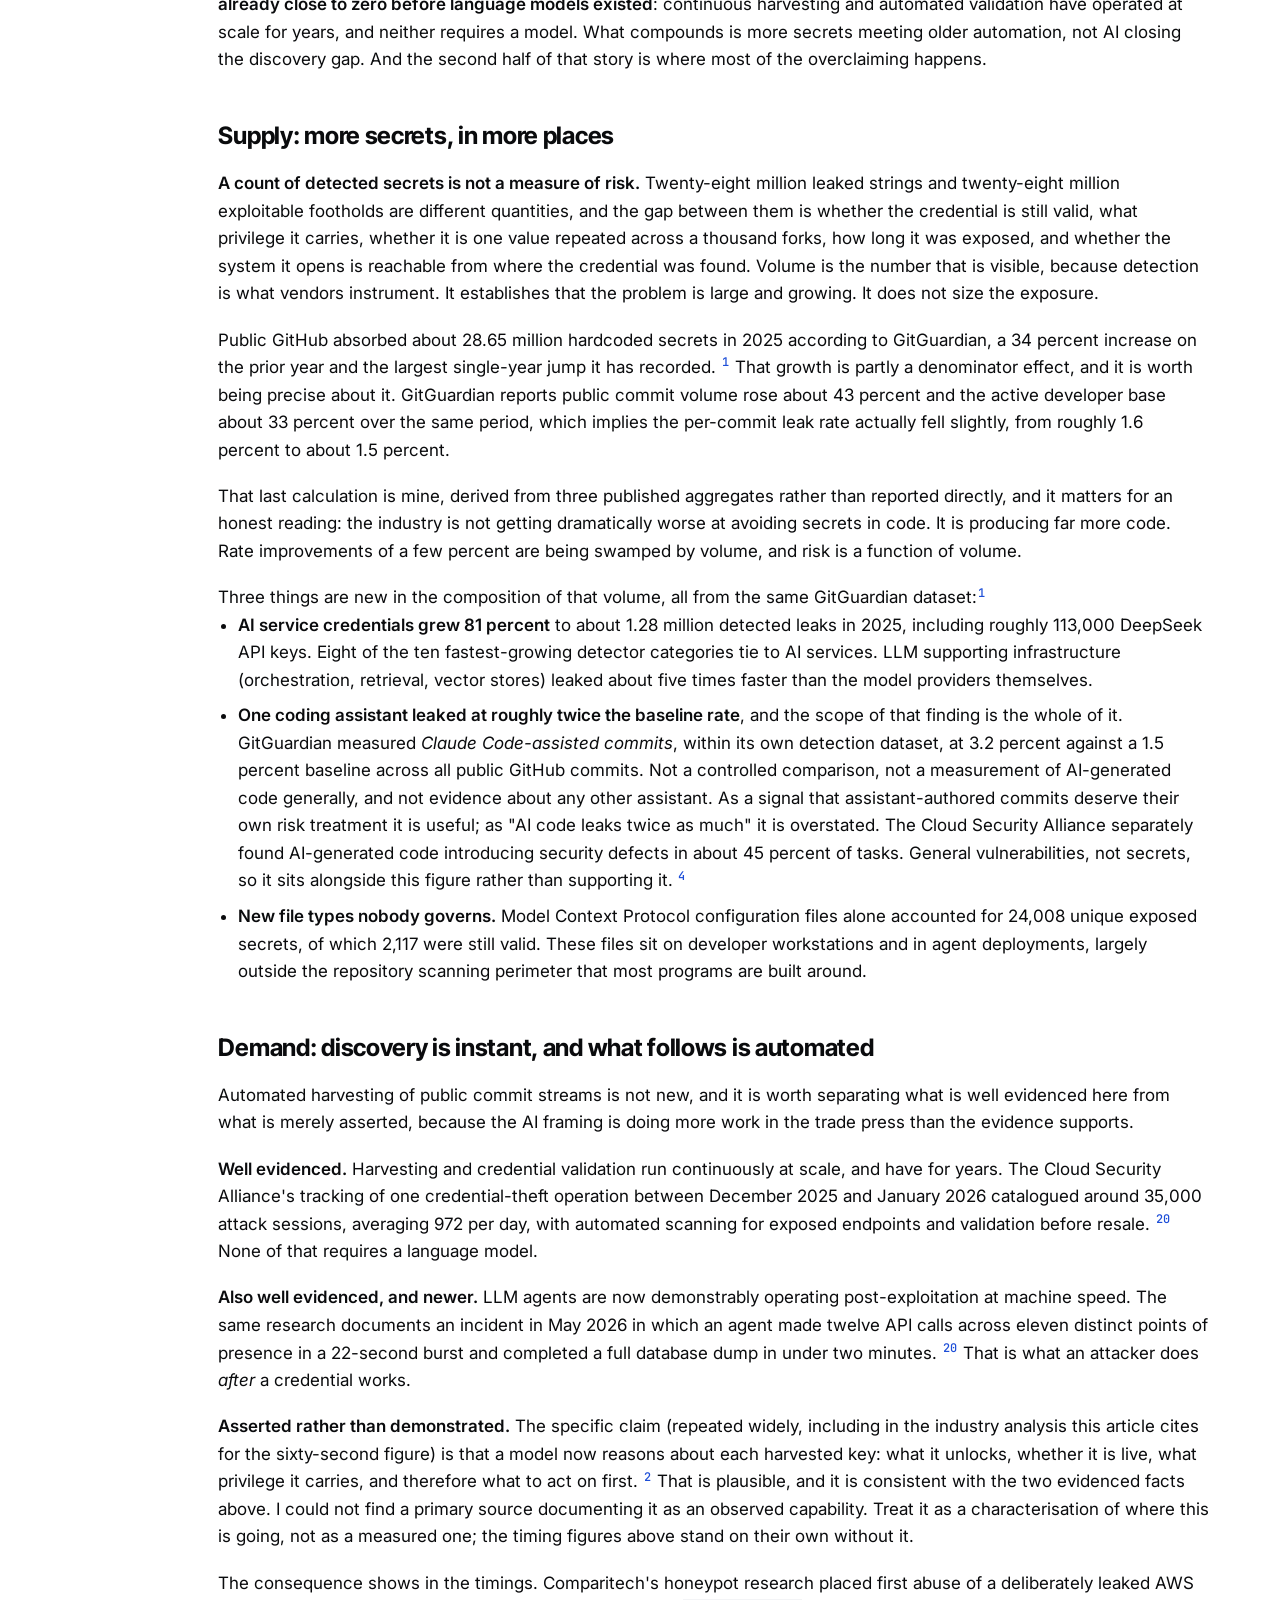
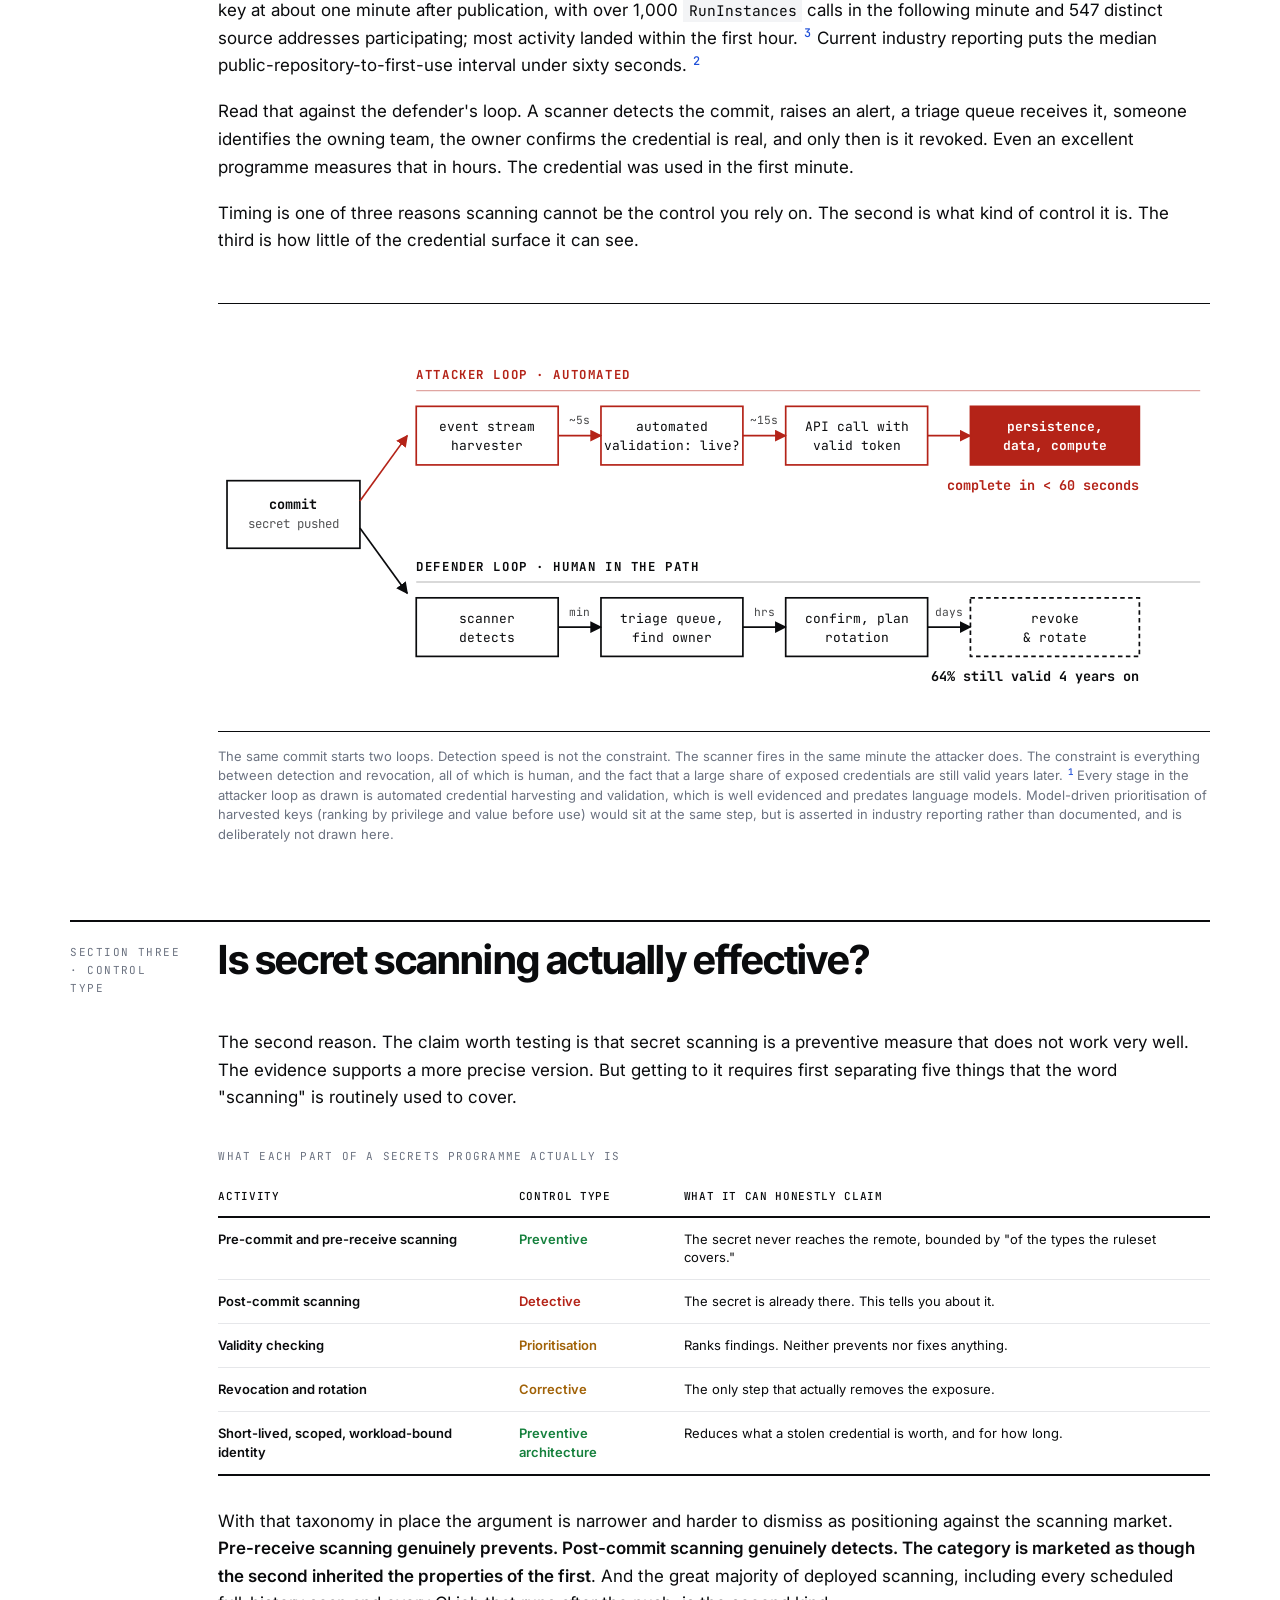
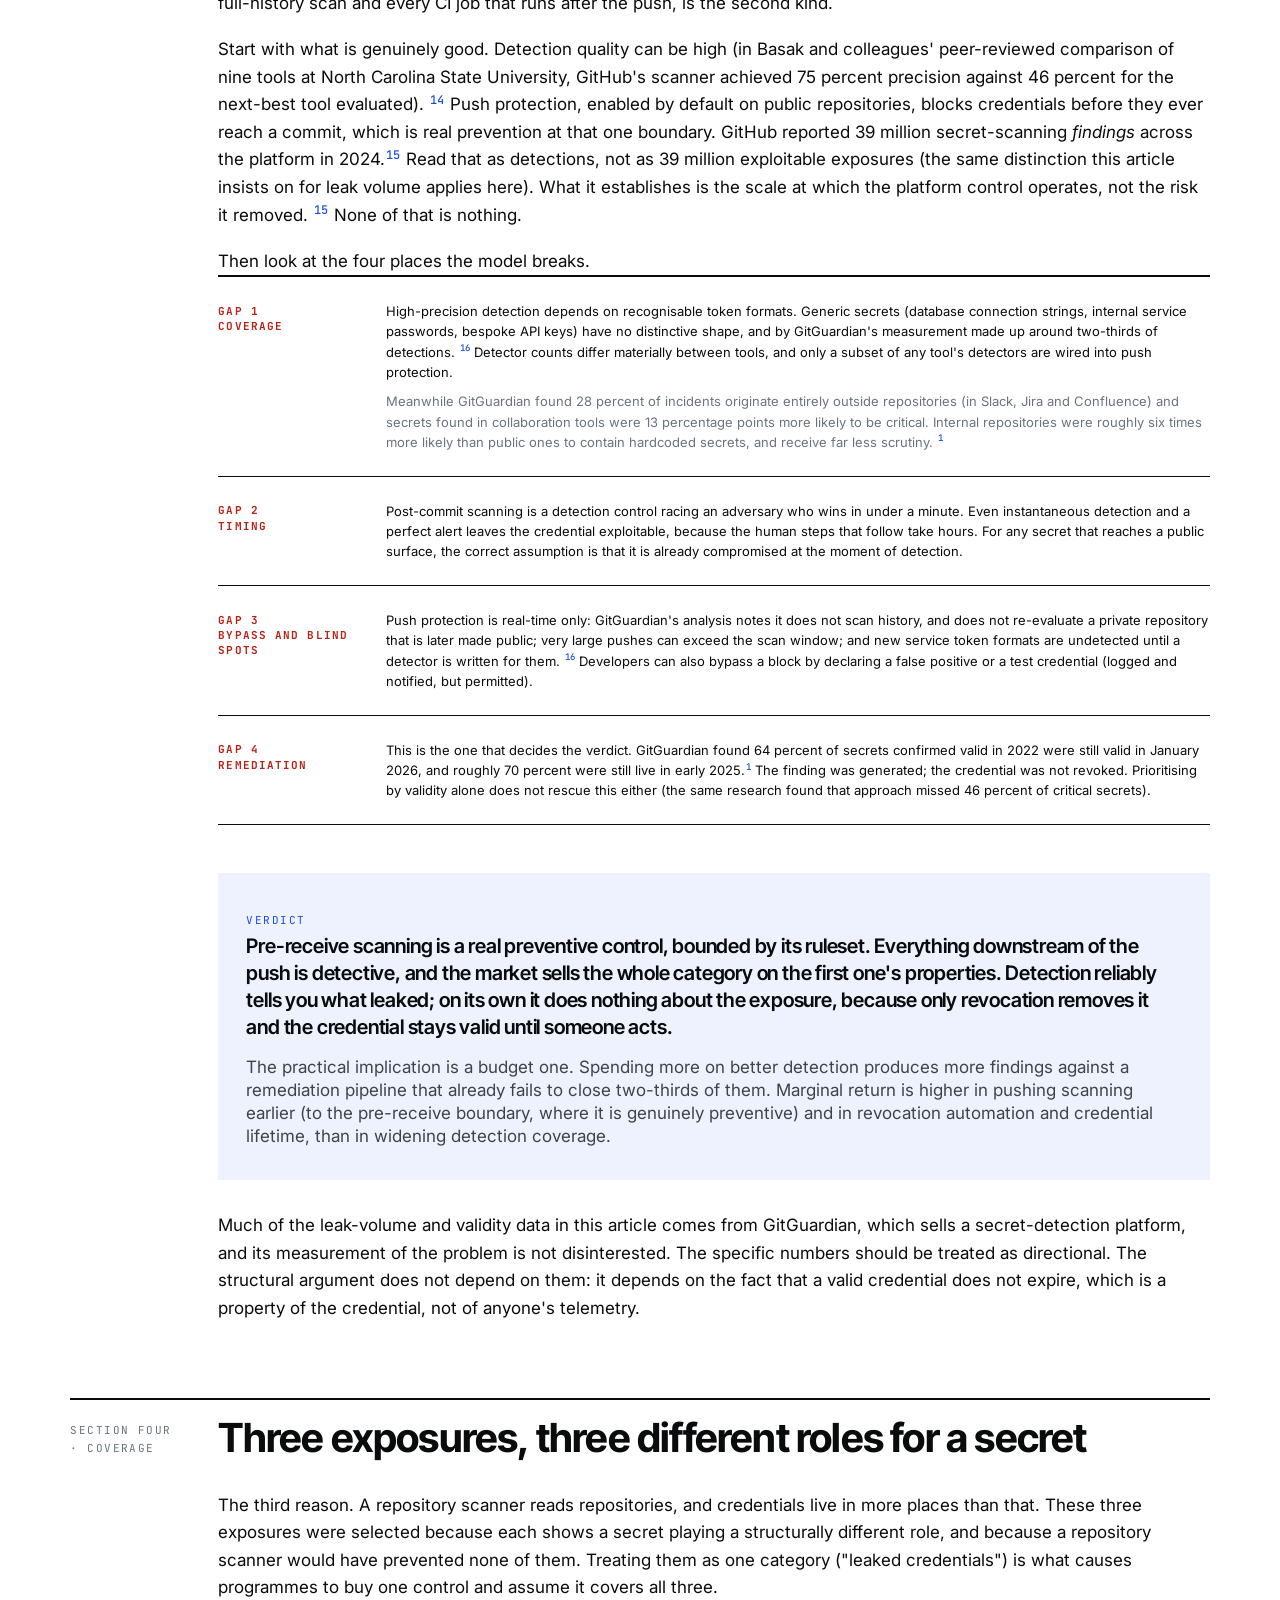
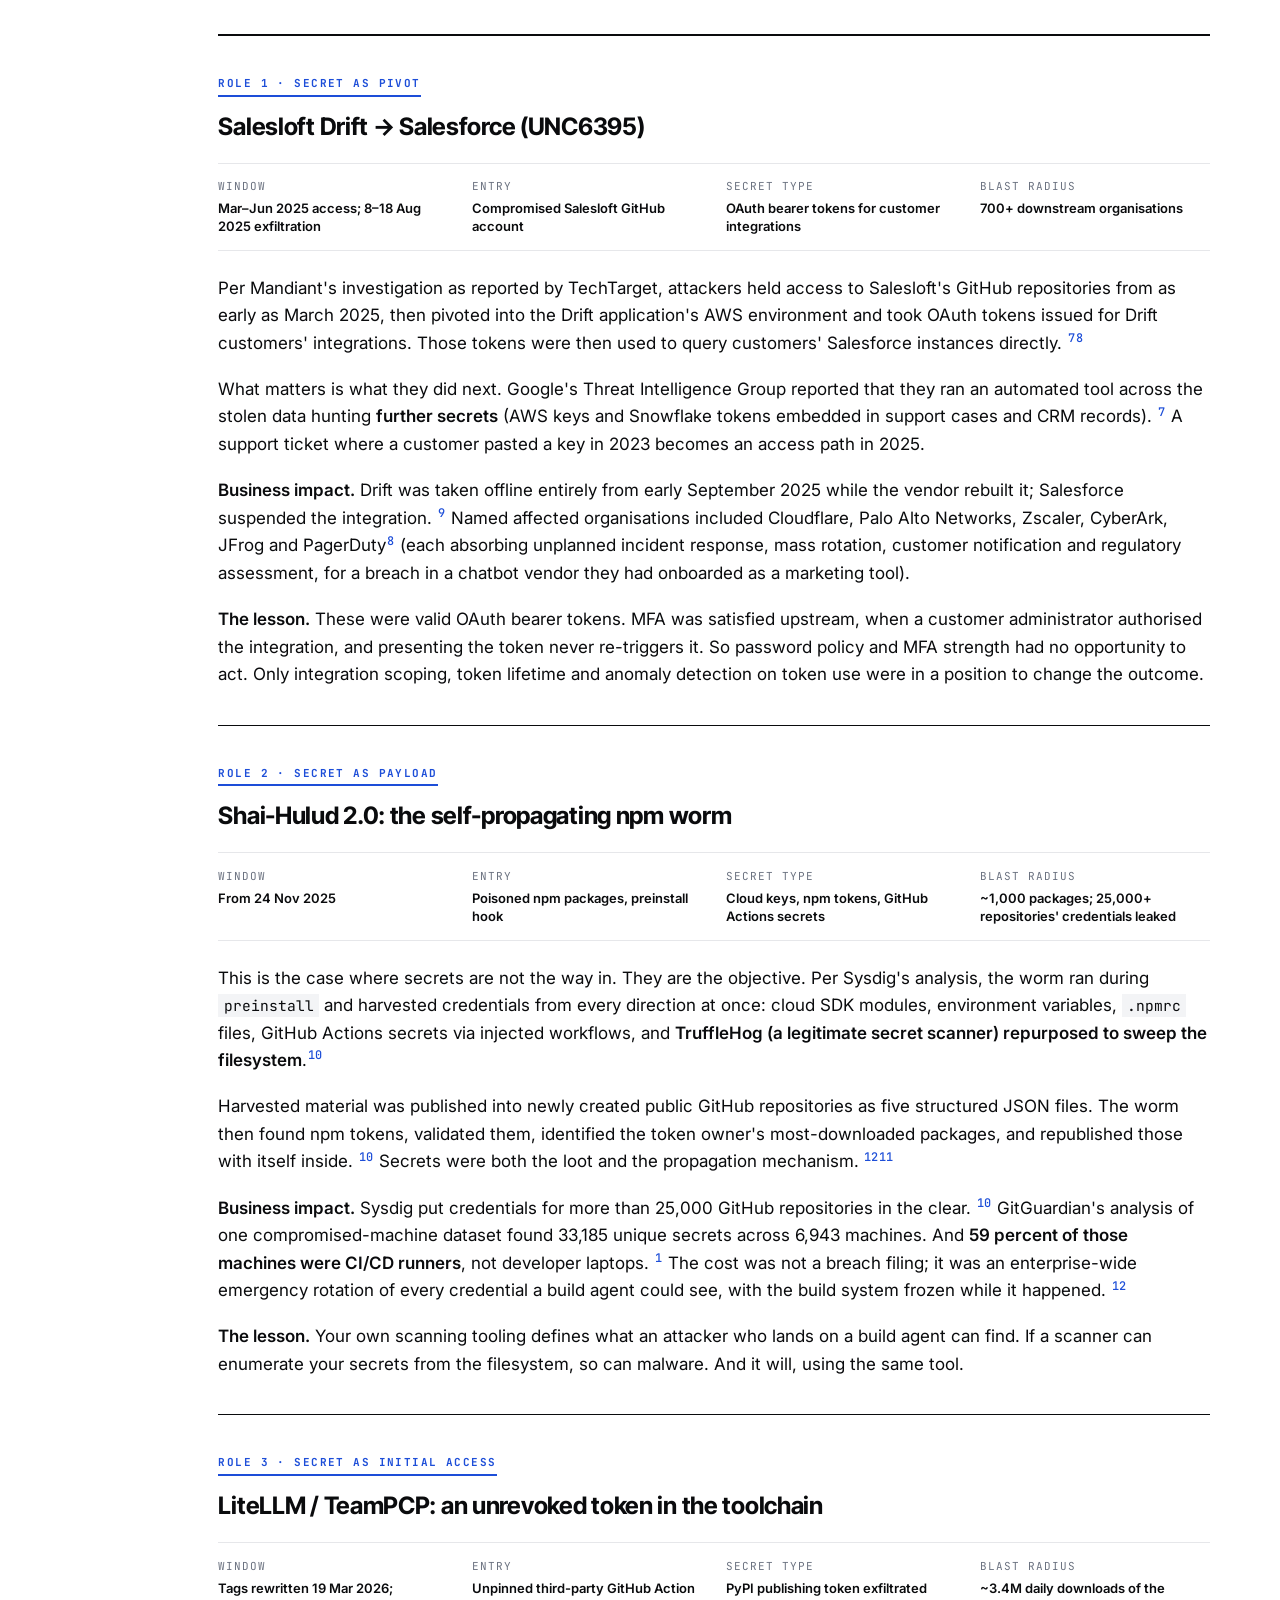
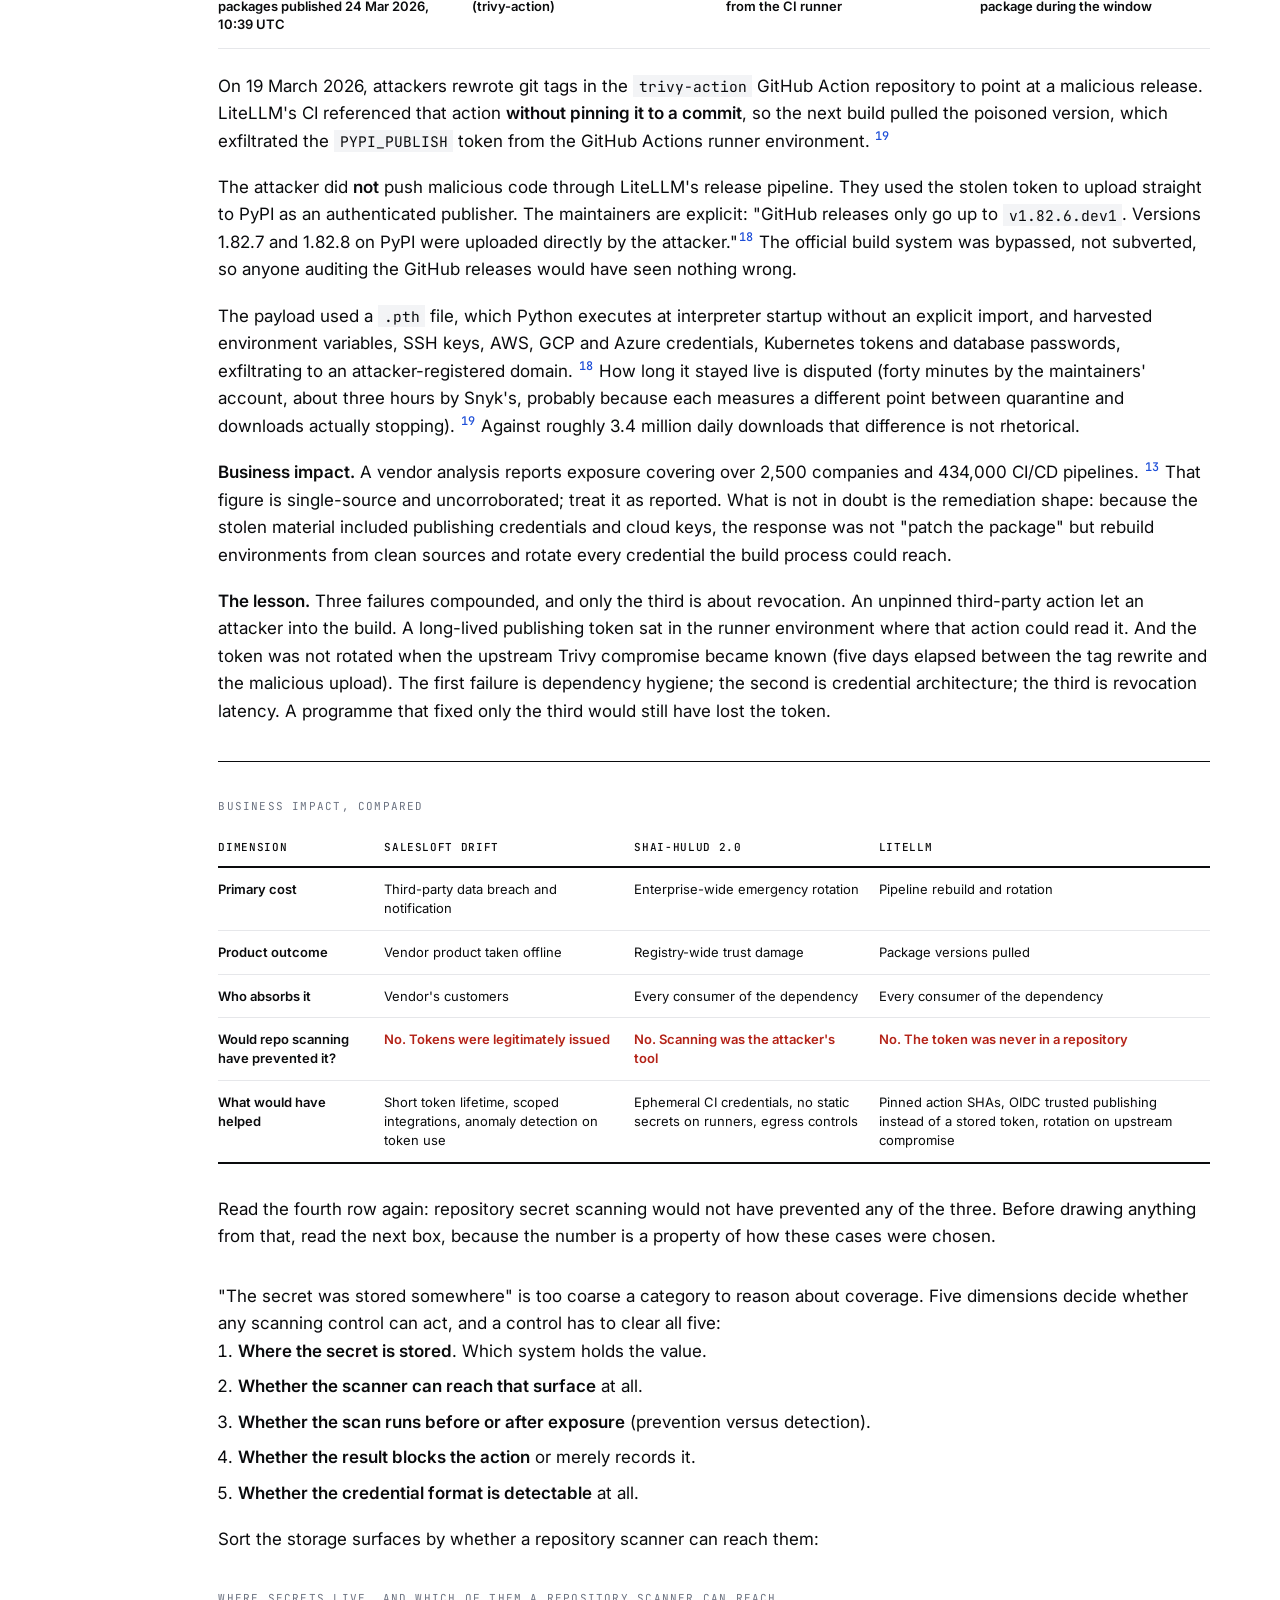
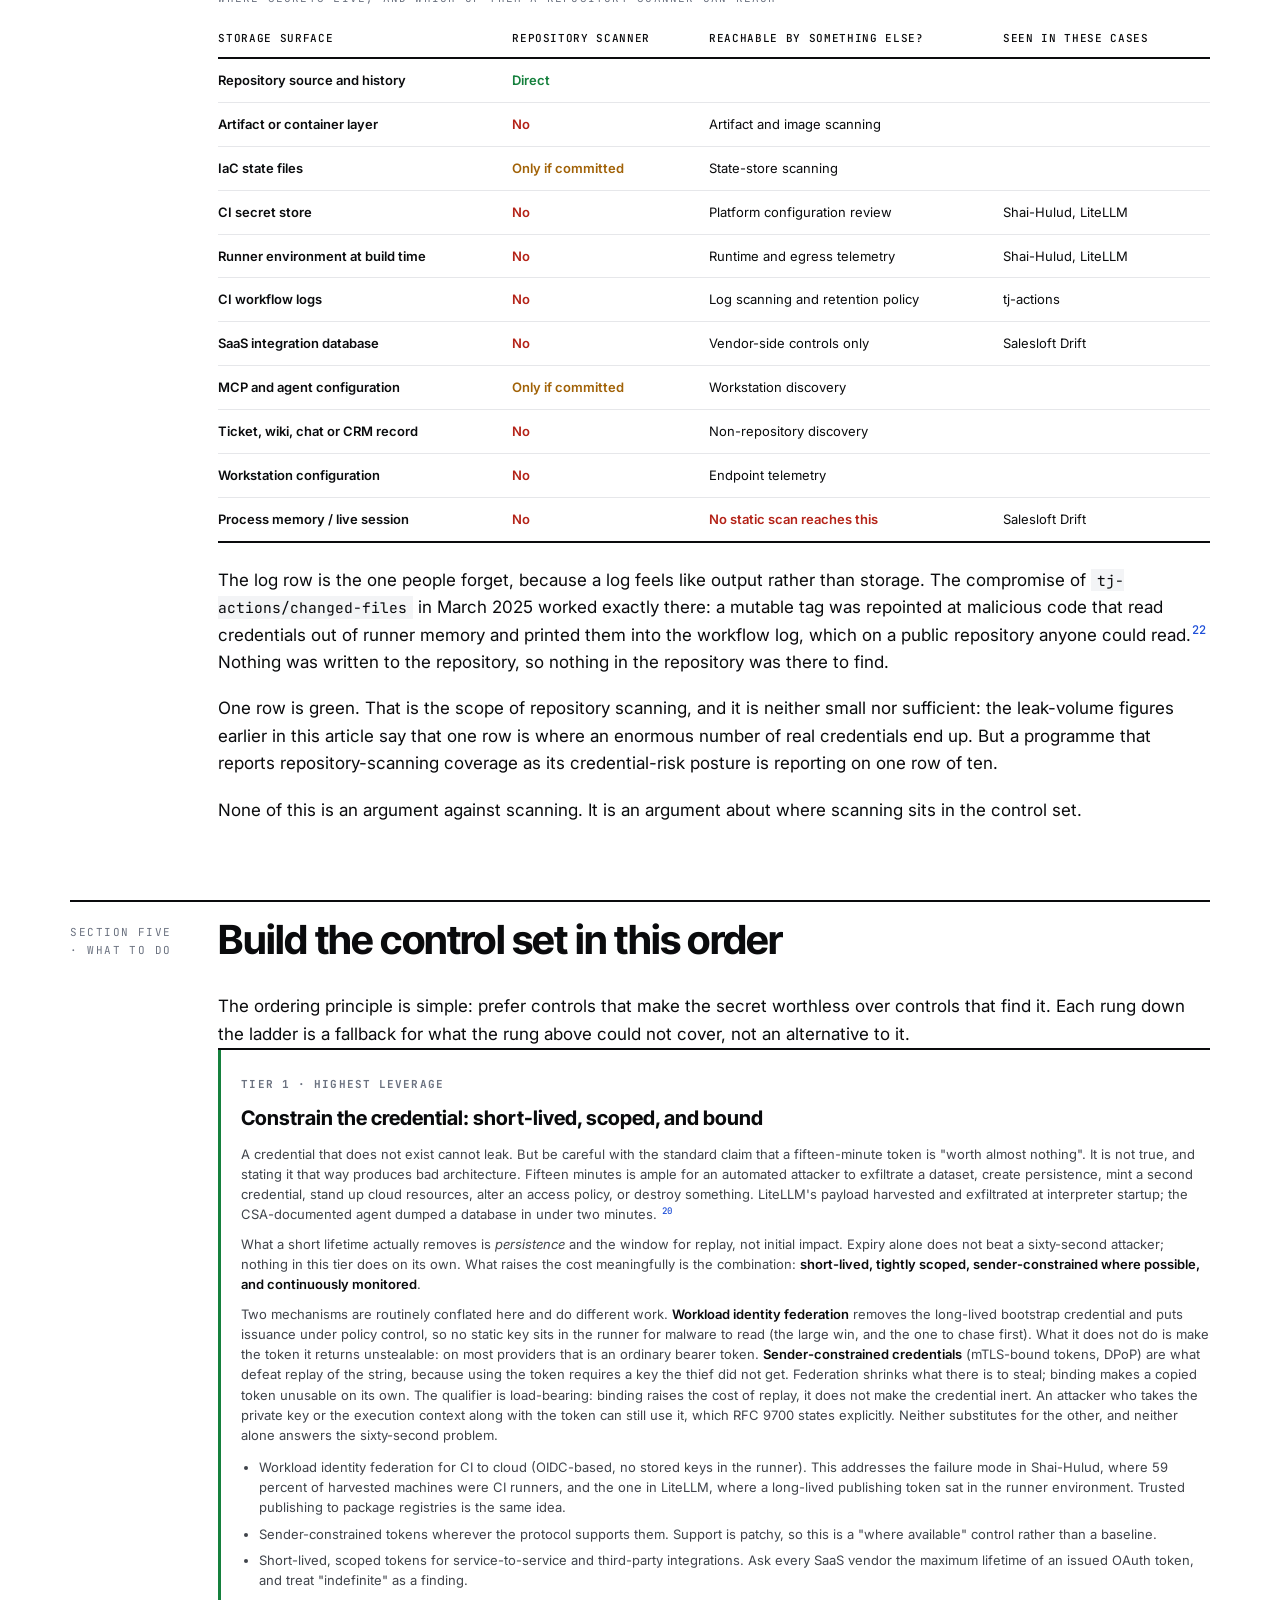
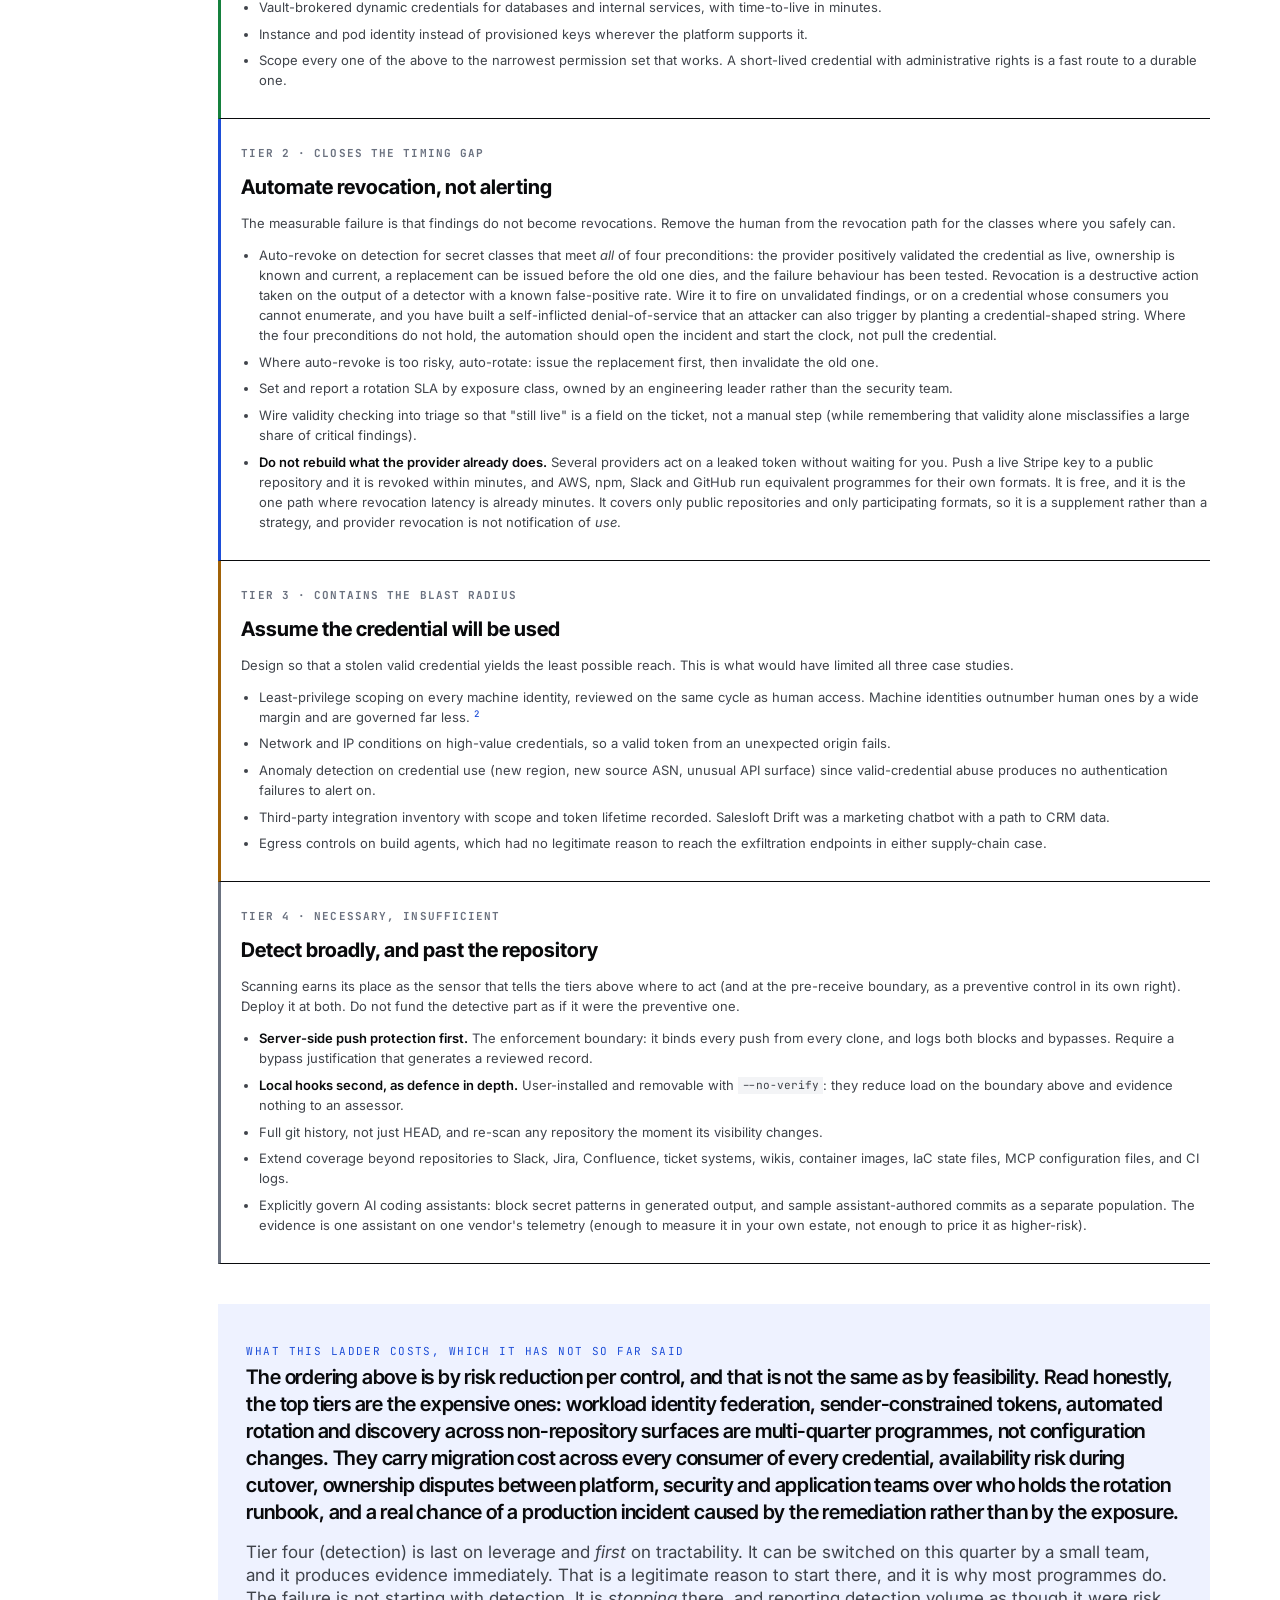
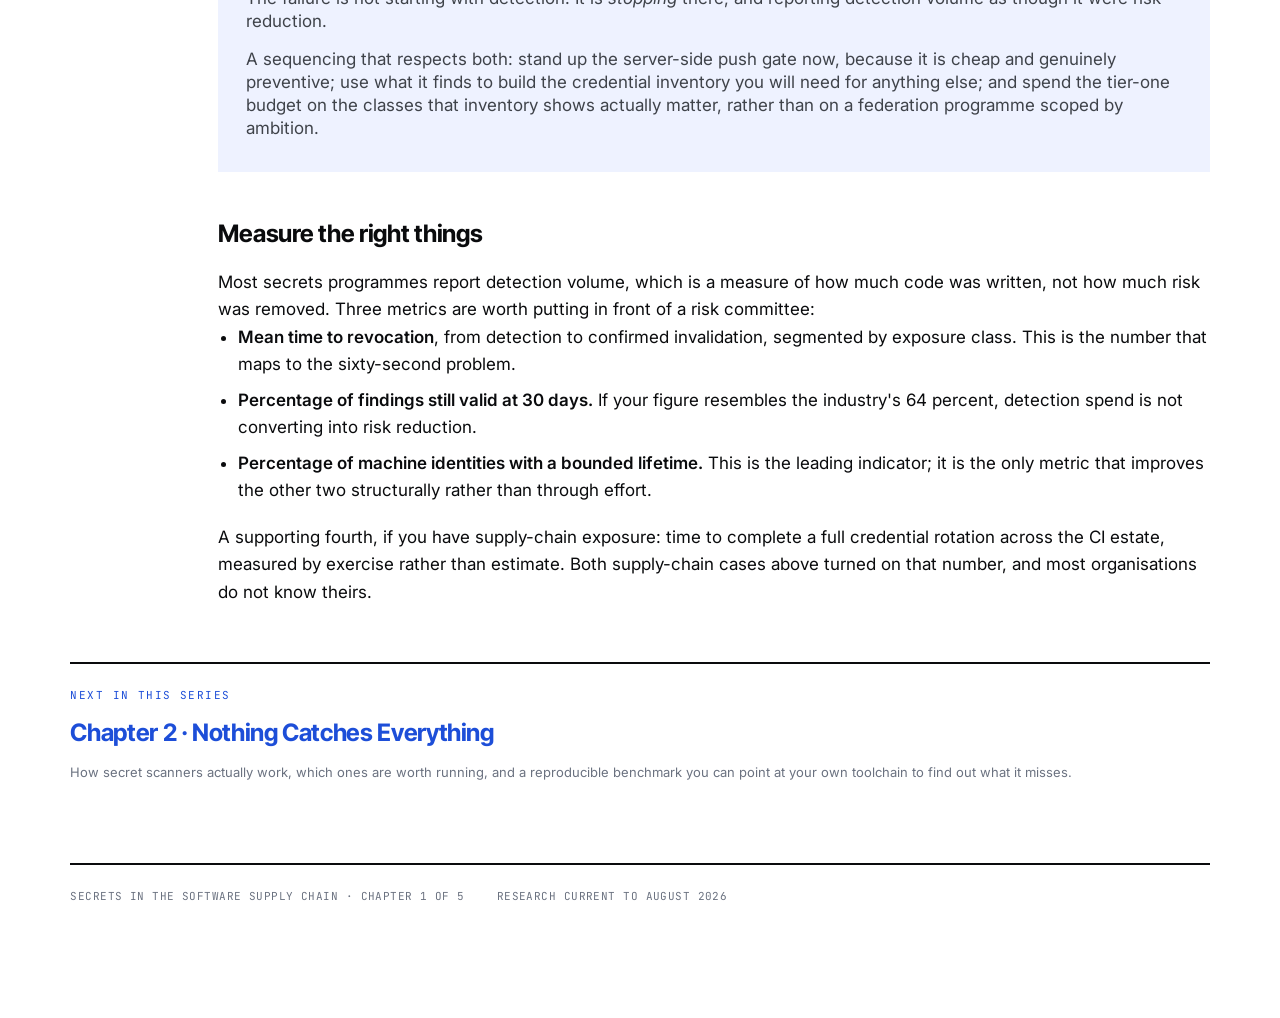
<file: docs/sixty-second-credential.html>
<!doctype html>
<html lang="en">
<head>
<meta charset="utf-8">
<meta name="viewport" content="width=device-width, initial-scale=1">
<title>The Sixty-Second Credential · Secrets in the Software Supply Chain</title>
<meta name="description" content="A publicly exposed, harvestable credential can be exploited within a minute. That is far faster than human revocation typically runs. The threat, three 2025-26 exposures and what they cost, and the control set that actually moves risk. Chapter 1 of Secrets in the Software Supply Chain.">
<meta name="author" content="Secrets in the Software Supply Chain">
<meta name="color-scheme" content="light">
<meta name="theme-color" content="#1d4ed8">
<link rel="canonical" href="https://llody9977.github.io/secret-scanner-benchmark/sixty-second-credential.html">
<meta property="og:type" content="article">
<meta property="og:title" content="The Sixty-Second Credential">
<meta property="og:description" content="A publicly exposed, harvestable credential can be exploited within a minute. That is far faster than human revocation typically runs. The threat, three 2025-26 exposures and what they cost, and the control set that actually moves risk. Chapter 1 of Secrets in the Software Supply Chain.">
<meta property="og:url" content="https://llody9977.github.io/secret-scanner-benchmark/sixty-second-credential.html">
<meta name="twitter:card" content="summary">
<link rel="icon" href="data:image/svg+xml,%3Csvg xmlns='http://www.w3.org/2000/svg' viewBox='0 0 64 64'%3E%3Crect width='64' height='64' fill='%231d4ed8'/%3E%3Ccircle cx='32' cy='25' r='9' fill='none' stroke='white' stroke-width='5'/%3E%3Cpath d='M32 33v18M32 44h8' stroke='white' stroke-width='5' stroke-linecap='round'/%3E%3C/svg%3E">
<link rel="preconnect" href="https://fonts.googleapis.com">
<link rel="preconnect" href="https://fonts.gstatic.com" crossorigin>
<link rel="stylesheet" href="https://fonts.googleapis.com/css2?family=Inter:wght@400;500;600;700&family=Inter+Tight:wght@600;700&family=JetBrains+Mono:wght@400;500;700&display=swap">
<link rel="stylesheet" href="assets/series.css?v=55175ef299">
</head>
<body>
<div class="page">
<div class="serienav"><span class="sn-title">Secrets in the Software Supply Chain</span>
<span aria-current="page">Chapter 1 &middot; Threat</span>
<a href="nothing-catches-everything.html">Chapter 2 &middot; Detection</a>
<a href="governed-pipeline.html">Chapter 3 &middot; Implementation</a>
<a href="unnamed-control.html">Chapter 4 &middot; Governance</a>
<a href="sources.html">Chapter 5 &middot; Sources</a></div>
  <header class="masthead">
    <p class="kicker">Application Security &middot; Secrets &amp; Machine Identity</p>
    <h1>The Sixty&#8209;Second Credential</h1>
    <p class="dek">A publicly exposed credential can be exploited within a minute. Scanning loses that race, is the wrong type of control to win it, and cannot see most of the places credentials live. Those three facts decide what to build instead.</p>
    <div class="byline">
      <span>Chapter 1 of 5 &middot; Threat and business case</span>
      <span>Research current to August 2026</span>
      <span>~6,100 words &middot; 28 min</span>
    </div>
  </header>

  <!-- ============ EXECUTIVE SUMMARY ============ -->
  <section id="summary" style="margin-top:0">
    <div class="exec">
      <h2>Executive summary</h2>
      <ol class="exec-list">
        <li>Secret exposure is an access path, not a hygiene problem (a working route into cloud estates, CI/CD pipelines and SaaS data). MFA does not gate it: MFA is enforced at an interactive sign-in, and a leaked key, token or session cookie is presented on API calls that have no sign-in step. <strong>Possession is the whole of the authentication.</strong> The exceptions (step-up authentication, continuous access evaluation, sender-constrained tokens) have to be deployed deliberately, and tier one below is largely about buying them.</li>
        <li>Volume is rising sharply. GitGuardian counted roughly <strong>28.65 million</strong> hardcoded secrets added to public GitHub in 2025, up 34 percent year on year, with AI-service credentials up 81 percent. <sup class="fn"><a href="sources.html#p1-fn-1">1</a></sup></li>
        <li>Automation has compressed the attacker's timeline to near zero. Industry reporting puts the median from a secret hitting a <em>public</em> repository to first attacker use at <strong>under sixty seconds</strong>,<sup class="fn"><a href="sources.html#p1-fn-2">2</a></sup> and a controlled honeypot measured first abuse at about a minute. <sup class="fn"><a href="sources.html#p1-fn-3">3</a></sup></li>
        <li>AI has increased the supply of secrets, though the headline figure is narrower than it is usually quoted: 3.2 percent of Claude Code-assisted commits leaked a secret against a 1.5 percent baseline (one assistant, one vendor's telemetry, uncontrolled). <sup class="fn"><a href="sources.html#p1-fn-1">1</a></sup> Section two has what that does and does not support.</li>
        <li>Placement decides whether scanning prevents or merely observes. Pre-commit and pre-receive scanning are preventive; post-commit scanning is detective. The category is routinely sold as though all of it prevented. Section one is the full taxonomy, and the evidence for each part's limits.</li>
        <li><strong>The decisive failure is remediation, not detection.</strong> GitGuardian found 64 percent of secrets confirmed valid in 2022 still valid in January 2026.<sup class="fn"><a href="sources.html#p1-fn-1">1</a></sup> Detection without revocation produces a finding, not a risk reduction.</li>
        <li>A large and rising share of exposure originates outside your own pipeline: Verizon found third-party involvement in 48 percent of breaches, up from 30.<sup class="fn"><a href="sources.html#p1-fn-5">5</a></sup> Common and growing (not a prediction about your worst incident).</li>
        <li>The controls that move risk make the secret worthless: short-lived and workload-bound credentials, automated revocation, and a rotation SLA with a named owner. Scanning tells you where to point them.</li>
        <li>There is an obligation case, and it is narrower than it is sold. <strong>No framework requires a product called a secret scanner</strong>. They require outcomes. Across nine framework entries, three mention secrets in normative text and only two of those prohibit hardcoding (OWASP ASVS 13.3.1 and PCI DSS 8.6.2, the latter reaching only accounts capable of interactive login; NIST SP 800-218A mentions them but is scoped to AI and dual-use systems). ISO 27001, SOC 2, base NIST SSDF, CIS and DORA reach the control by inference.</li>
      </ol>
    </div>
  </section>

  <!-- ============ THE ASYMMETRY ============ -->
  <section id="asymmetry">
    <div class="sec-head">
      <span class="sec-label">Section one &middot; Timing</span>
      <h2>Three numbers that set the strategy</h2>
    </div>
    <div class="tiles">
      <div class="tile" data-tone="critical">
        <span class="tile-label">Attacker clock</span>
        <span class="tile-fig">&lt;60<span class="unit">seconds</span></span>
        <span class="tile-note">Reported median from a secret appearing in a public repository to first use by an attacker. <sup class="fn"><a href="sources.html#p1-fn-2">2</a></sup></span>
      </div>
      <div class="tile" data-tone="critical">
        <span class="tile-label">Defender clock</span>
        <span class="tile-fig">27<span class="unit">days</span></span>
        <span class="tile-note">Self-reported average time to remediate a leaked secret, from a survey of 1,000 IT decision-makers. <sup class="fn"><a href="sources.html#p1-fn-17">17</a></sup></span>
      </div>
      <div class="tile" data-tone="critical">
        <span class="tile-label">Revocation gap</span>
        <span class="tile-fig">64<span class="unit">%</span></span>
        <span class="tile-note">Share of secrets confirmed valid in 2022 that GitGuardian found <em>still valid</em> in January 2026, roughly four years unrevoked. <sup class="fn"><a href="sources.html#p1-fn-1">1</a></sup></span>
      </div>
    </div>
    <div class="col flow" style="margin-top:2rem">
      <p>Those three figures are the argument. The attacker operates in seconds because discovery is automated. The defender operates in weeks because remediation is human. And the credential does not expire on its own, so the gap between the two clocks never closes without someone closing it.</p>
      <p><strong>What that looks like when somebody measures it directly.</strong> Comparitech published a working AWS key to a public repository and watched what happened to it. First use came about one minute after publication. In the minute after that, the key drew over 1,000 <code>RunInstances</code> calls from 547 distinct source addresses, and most of the activity landed inside the first hour.<sup class="fn"><a href="sources.html#p1-fn-3">3</a></sup> No triage queue moves at that speed. None is meant to.</p>
      <p><strong>And what the other side of the gap looks like.</strong> In November 2025 an employee of Nightwing, a CISA contractor, created a public GitHub repository called <code>Private-CISA</code>. It held administrative credentials for three AWS GovCloud servers in a file named <code>importantAWStokens</code>, and a second file listing plaintext usernames and passwords for internal CISA systems. GitHub blocks that commit by default. The account owner had turned the setting off. GitGuardian's automated scanning found the repository and sent exposure alerts, which went unanswered. It stayed public until 15 May 2026, six months after it was created, and came down only after journalists and researchers escalated it. The exposed AWS keys then remained valid for a further 48 hours.<sup class="fn"><a href="sources.html#p1-fn-21">21</a></sup></p>
      <p>Three controls appear in that sequence and one of them worked. Prevention was available and switched off. Detection ran continuously, found the credentials and raised the alarm on time. Revocation, the only step that removes the exposure, arrived six months late and then lagged the takedown by two more days. The 27 days and the 64 percent above are what that failure looks like averaged across an industry.</p>
      <p>The figures come from different populations and none is a like-for-like counterpart of another. The sixty seconds is a median across credentials that reached a <em>public</em> surface, where automated harvesting applies. The 27 days is self-reported by decision-makers about their own organisations, and "remediate" is their word rather than "revoked at the provider". The 64 percent is a longitudinal validity check on one vendor's historical detections. Read them as three observations that happen to point the same way, not as one ratio.</p>
      <p>One comparison is worth refusing outright. IBM's widely quoted 247-day mean time to identify and contain a breach<sup class="fn"><a href="sources.html#p1-fn-6">6</a></sup> describes a different process: it averages across organisations that had not yet discovered they were breached. Once a scanner has fired, discovery has already happened, and the relevant interval is detection-to-revocation, which is hours or days in a competent programme rather than months. Setting 247 days against sixty seconds makes the rhetoric stronger and the analysis worse.</p>
      <p><strong>A control that shaves days off the defender's clock cannot prevent the first use.</strong> That race is lost in the first minute and no improvement to detection or triage latency wins it. Faster revocation still matters a great deal afterwards: cutting exposure from twenty-seven days to two cuts the window for persistence, repeated use, lateral movement and quiet egress by roughly an order of magnitude. The distinction worth holding is between controls that reduce the <em>blast radius</em> of an exposure and controls that reduce its <em>probability</em>. Only the second kind changes whether the first use happens at all: shortening the credential's useful life, constraining what it can do, or preventing the push in the first place.</p>
    </div>
  </section>

  <!-- ============ PART 1: WHAT CHANGED ============ -->
  <section id="whatchanged">
    <div class="sec-head">
      <span class="sec-label">Section two &middot; Scale</span>
      <h2>AI changed both sides of the ledger</h2>
    </div>

    <div class="col flow">
      <p>The convenient story is that AI helps attackers. The accurate story splits into two movements usually run together. <strong>AI has increased the number of secrets in circulation</strong>. Measurable, and the figures are below. <strong>The time taken to find them was already close to zero before language models existed</strong>: continuous harvesting and automated validation have operated at scale for years, and neither requires a model. What compounds is more secrets meeting older automation, not AI closing the discovery gap. And the second half of that story is where most of the overclaiming happens.</p>
    </div>

    <h3 class="col">Supply: more secrets, in more places</h3>
    <div class="col flow">
      <p><strong>A count of detected secrets is not a measure of risk.</strong> Twenty-eight million leaked strings and twenty-eight million exploitable footholds are different quantities, and the gap between them is whether the credential is still valid, what privilege it carries, whether it is one value repeated across a thousand forks, how long it was exposed, and whether the system it opens is reachable from where the credential was found. Volume is the number that is visible, because detection is what vendors instrument. It establishes that the problem is large and growing. It does not size the exposure.</p>
      <p>Public GitHub absorbed about 28.65 million hardcoded secrets in 2025 according to GitGuardian, a 34 percent increase on the prior year and the largest single-year jump it has recorded. <sup class="fn"><a href="sources.html#p1-fn-1">1</a></sup> That growth is partly a denominator effect, and it is worth being precise about it. GitGuardian reports public commit volume rose about 43 percent and the active developer base about 33 percent over the same period, which implies the per-commit leak rate actually fell slightly, from roughly 1.6 percent to about 1.5 percent.</p>
      <p>That last calculation is mine, derived from three published aggregates rather than reported directly, and it matters for an honest reading: the industry is not getting dramatically worse at avoiding secrets in code. It is producing far more code. Rate improvements of a few percent are being swamped by volume, and risk is a function of volume.</p>
      <p>Three things are new in the composition of that volume, all from the same GitGuardian dataset:<sup class="fn"><a href="sources.html#p1-fn-1">1</a></sup></p>
      <ul>
        <li><strong>AI service credentials grew 81 percent</strong> to about 1.28 million detected leaks in 2025, including roughly 113,000 DeepSeek API keys. Eight of the ten fastest-growing detector categories tie to AI services. LLM supporting infrastructure (orchestration, retrieval, vector stores) leaked about five times faster than the model providers themselves.</li>
        <li><strong>One coding assistant leaked at roughly twice the baseline rate</strong>, and the scope of that finding is the whole of it. GitGuardian measured <em>Claude Code-assisted commits</em>, within its own detection dataset, at 3.2 percent against a 1.5 percent baseline across all public GitHub commits. Not a controlled comparison, not a measurement of AI-generated code generally, and not evidence about any other assistant. As a signal that assistant-authored commits deserve their own risk treatment it is useful; as "AI code leaks twice as much" it is overstated. The Cloud Security Alliance separately found AI-generated code introducing security defects in about 45 percent of tasks. General vulnerabilities, not secrets, so it sits alongside this figure rather than supporting it. <sup class="fn"><a href="sources.html#p1-fn-4">4</a></sup></li>
        <li><strong>New file types nobody governs.</strong> Model Context Protocol configuration files alone accounted for 24,008 unique exposed secrets, of which 2,117 were still valid. These files sit on developer workstations and in agent deployments, largely outside the repository scanning perimeter that most programs are built around.</li>
      </ul>
    </div>

    <h3 class="col">Demand: discovery is instant, and what follows is automated</h3>
    <div class="col flow">
      <p>Automated harvesting of public commit streams is not new, and it is worth separating what is well evidenced here from what is merely asserted, because the AI framing is doing more work in the trade press than the evidence supports.</p>
      <p><strong>Well evidenced.</strong> Harvesting and credential validation run continuously at scale, and have for years. The Cloud Security Alliance's tracking of one credential-theft operation between December 2025 and January 2026 catalogued around 35,000 attack sessions, averaging 972 per day, with automated scanning for exposed endpoints and validation before resale. <sup class="fn"><a href="sources.html#p1-fn-20">20</a></sup> None of that requires a language model.</p>
      <p><strong>Also well evidenced, and newer.</strong> LLM agents are now demonstrably operating post-exploitation at machine speed. The same research documents an incident in May 2026 in which an agent made twelve API calls across eleven distinct points of presence in a 22-second burst and completed a full database dump in under two minutes. <sup class="fn"><a href="sources.html#p1-fn-20">20</a></sup> That is what an attacker does <em>after</em> a credential works.</p>
      <p><strong>Asserted rather than demonstrated.</strong> The specific claim (repeated widely, including in the industry analysis this article cites for the sixty-second figure) is that a model now reasons about each harvested key: what it unlocks, whether it is live, what privilege it carries, and therefore what to act on first. <sup class="fn"><a href="sources.html#p1-fn-2">2</a></sup> That is plausible, and it is consistent with the two evidenced facts above. I could not find a primary source documenting it as an observed capability. Treat it as a characterisation of where this is going, not as a measured one; the timing figures above stand on their own without it.</p>
      <p>The consequence shows in the timings. Comparitech's honeypot research placed first abuse of a deliberately leaked AWS key at about one minute after publication, with over 1,000 <code>RunInstances</code> calls in the following minute and 547 distinct source addresses participating; most activity landed within the first hour. <sup class="fn"><a href="sources.html#p1-fn-3">3</a></sup> Current industry reporting puts the median public-repository-to-first-use interval under sixty seconds. <sup class="fn"><a href="sources.html#p1-fn-2">2</a></sup></p>
      <p>Read that against the defender's loop. A scanner detects the commit, raises an alert, a triage queue receives it, someone identifies the owning team, the owner confirms the credential is real, and only then is it revoked. Even an excellent programme measures that in hours. The credential was used in the first minute.</p>
      <p>Timing is one of three reasons scanning cannot be the control you rely on. The second is what kind of control it is. The third is how little of the credential surface it can see.</p>
    </div>

    <figure>
      <div class="figframe">
        <svg viewBox="0 0 880 330" role="img" aria-label="Two loops running from the same leaked commit: the attacker loop completes discovery, automated validation and use inside one minute, while the defender loop takes hours to reach revocation, leaving an exploitation window that the scanner cannot close.">
          <defs>
            <marker id="p1arrow" viewBox="0 0 10 10" refX="9" refY="5" markerWidth="7" markerHeight="7" orient="auto-start-reverse">
              <path d="M 0 0 L 10 5 L 0 10 z" fill="currentColor"></path>
            </marker>
            <marker id="p1arrowc" viewBox="0 0 10 10" refX="9" refY="5" markerWidth="7" markerHeight="7" orient="auto-start-reverse">
              <path class="crit-fill" d="M 0 0 L 10 5 L 0 10 z"></path>
            </marker>
          </defs>

          <rect x="8" y="132" width="118" height="60" fill="none" stroke="currentColor" stroke-width="1.5"></rect>
          <text x="67" y="157" text-anchor="middle" font-family="JetBrains Mono, monospace" font-size="12" font-weight="700" fill="currentColor">commit</text>
          <text x="67" y="174" text-anchor="middle" font-family="JetBrains Mono, monospace" font-size="11" fill="currentColor" opacity="0.7">secret pushed</text>

          <path d="M 126 150 L 168 92" fill="none" class="crit-line" stroke-width="1.5" marker-end="url(#p1arrowc)"></path>
          <path d="M 126 174 L 168 232" fill="none" stroke="currentColor" stroke-width="1.5" marker-end="url(#p1arrow)"></path>

          <text x="176" y="42" font-family="JetBrains Mono, monospace" font-size="11" font-weight="700" letter-spacing="1.4" class="crit-text">ATTACKER LOOP · AUTOMATED</text>
          <line x1="176" y1="52" x2="872" y2="52" class="crit-line" stroke-width="1" opacity="0.4"></line>

          <rect x="176" y="66" width="126" height="52" fill="none" class="crit-line" stroke-width="1.5"></rect>
          <text x="239" y="88" text-anchor="middle" font-family="JetBrains Mono, monospace" font-size="11.5" fill="currentColor">event stream</text>
          <text x="239" y="105" text-anchor="middle" font-family="JetBrains Mono, monospace" font-size="11.5" fill="currentColor">harvester</text>

          <line x1="302" y1="92" x2="340" y2="92" class="crit-line" stroke-width="1.5" marker-end="url(#p1arrowc)"></line>
          <text x="321" y="82" text-anchor="middle" font-family="JetBrains Mono, monospace" font-size="10" fill="currentColor" opacity="0.75">~5s</text>

          <rect x="340" y="66" width="126" height="52" fill="none" class="crit-line" stroke-width="1.5"></rect>
          <text x="403" y="88" text-anchor="middle" font-family="JetBrains Mono, monospace" font-size="11.5" fill="currentColor">automated</text>
          <text x="403" y="105" text-anchor="middle" font-family="JetBrains Mono, monospace" font-size="11.5" fill="currentColor">validation: live?</text>

          <line x1="466" y1="92" x2="504" y2="92" class="crit-line" stroke-width="1.5" marker-end="url(#p1arrowc)"></line>
          <text x="485" y="82" text-anchor="middle" font-family="JetBrains Mono, monospace" font-size="10" fill="currentColor" opacity="0.75">~15s</text>

          <rect x="504" y="66" width="126" height="52" fill="none" class="crit-line" stroke-width="1.5"></rect>
          <text x="567" y="88" text-anchor="middle" font-family="JetBrains Mono, monospace" font-size="11.5" fill="currentColor">API call with</text>
          <text x="567" y="105" text-anchor="middle" font-family="JetBrains Mono, monospace" font-size="11.5" fill="currentColor">valid token</text>

          <line x1="630" y1="92" x2="668" y2="92" class="crit-line" stroke-width="1.5" marker-end="url(#p1arrowc)"></line>

          <rect class="crit-fill crit-line" x="668" y="66" width="150" height="52" stroke-width="1.5"></rect>
          <text x="743" y="88" text-anchor="middle" font-family="JetBrains Mono, monospace" font-size="11.5" font-weight="700" class="crit-inv">persistence,</text>
          <text x="743" y="105" text-anchor="middle" font-family="JetBrains Mono, monospace" font-size="11.5" font-weight="700" class="crit-inv">data, compute</text>

          <text x="818" y="140" text-anchor="end" font-family="JetBrains Mono, monospace" font-size="12" font-weight="700" class="crit-text">complete in &lt; 60 seconds</text>

          <text x="176" y="212" font-family="JetBrains Mono, monospace" font-size="11" font-weight="700" letter-spacing="1.4" fill="currentColor">DEFENDER LOOP · HUMAN IN THE PATH</text>
          <line x1="176" y1="222" x2="872" y2="222" stroke="currentColor" stroke-width="1" opacity="0.3"></line>

          <rect x="176" y="236" width="126" height="52" fill="none" stroke="currentColor" stroke-width="1.5"></rect>
          <text x="239" y="258" text-anchor="middle" font-family="JetBrains Mono, monospace" font-size="11.5" fill="currentColor">scanner</text>
          <text x="239" y="275" text-anchor="middle" font-family="JetBrains Mono, monospace" font-size="11.5" fill="currentColor">detects</text>

          <line x1="302" y1="262" x2="340" y2="262" stroke="currentColor" stroke-width="1.5" marker-end="url(#p1arrow)"></line>
          <text x="321" y="252" text-anchor="middle" font-family="JetBrains Mono, monospace" font-size="10" fill="currentColor" opacity="0.75">min</text>

          <rect x="340" y="236" width="126" height="52" fill="none" stroke="currentColor" stroke-width="1.5"></rect>
          <text x="403" y="258" text-anchor="middle" font-family="JetBrains Mono, monospace" font-size="11.5" fill="currentColor">triage queue,</text>
          <text x="403" y="275" text-anchor="middle" font-family="JetBrains Mono, monospace" font-size="11.5" fill="currentColor">find owner</text>

          <line x1="466" y1="262" x2="504" y2="262" stroke="currentColor" stroke-width="1.5" marker-end="url(#p1arrow)"></line>
          <text x="485" y="252" text-anchor="middle" font-family="JetBrains Mono, monospace" font-size="10" fill="currentColor" opacity="0.75">hrs</text>

          <rect x="504" y="236" width="126" height="52" fill="none" stroke="currentColor" stroke-width="1.5"></rect>
          <text x="567" y="258" text-anchor="middle" font-family="JetBrains Mono, monospace" font-size="11.5" fill="currentColor">confirm, plan</text>
          <text x="567" y="275" text-anchor="middle" font-family="JetBrains Mono, monospace" font-size="11.5" fill="currentColor">rotation</text>

          <line x1="630" y1="262" x2="668" y2="262" stroke="currentColor" stroke-width="1.5" marker-end="url(#p1arrow)"></line>
          <text x="649" y="252" text-anchor="middle" font-family="JetBrains Mono, monospace" font-size="10" fill="currentColor" opacity="0.75">days</text>

          <rect x="668" y="236" width="150" height="52" fill="none" stroke="currentColor" stroke-width="1.5" stroke-dasharray="4 3"></rect>
          <text x="743" y="258" text-anchor="middle" font-family="JetBrains Mono, monospace" font-size="11.5" fill="currentColor">revoke</text>
          <text x="743" y="275" text-anchor="middle" font-family="JetBrains Mono, monospace" font-size="11.5" fill="currentColor">&amp; rotate</text>

          <text x="818" y="310" text-anchor="end" font-family="JetBrains Mono, monospace" font-size="12" font-weight="700" fill="currentColor">64% still valid 4 years on</text>
        </svg>
      </div>
      <figcaption>The same commit starts two loops. Detection speed is not the constraint. The scanner fires in the same minute the attacker does. The constraint is everything between detection and revocation, all of which is human, and the fact that a large share of exposed credentials are still valid years later. <sup class="fn"><a href="sources.html#p1-fn-1">1</a></sup> Every stage in the attacker loop as drawn is automated credential harvesting and validation, which is well evidenced and predates language models. Model-driven prioritisation of harvested keys (ranking by privilege and value before use) would sit at the same step, but is asserted in industry reporting rather than documented, and is deliberately not drawn here.</figcaption>
    </figure>
  </section>

  <!-- ============ PART 3: DOES SCANNING WORK ============ -->
  <section id="verdict">
    <div class="sec-head">
      <span class="sec-label">Section three &middot; Control type</span>
      <h2>Is secret scanning actually effective?</h2>
    </div>

    <div class="col flow">
      <p>The second reason. The claim worth testing is that secret scanning is a preventive measure that does not work very well. The evidence supports a more precise version. But getting to it requires first separating five things that the word "scanning" is routinely used to cover.</p>
    </div>

    <div class="tablewrap">
      <table>
        <caption>What each part of a secrets programme actually is</caption>
        <thead>
          <tr><th scope="col">Activity</th><th scope="col">Control type</th><th scope="col">What it can honestly claim</th></tr>
        </thead>
        <tbody>
          <tr><th scope="row">Pre-commit and pre-receive scanning</th><td class="yes">Preventive</td><td>The secret never reaches the remote, bounded by "of the types the ruleset covers."</td></tr>
          <tr><th scope="row">Post-commit scanning</th><td class="no">Detective</td><td>The secret is already there. This tells you about it.</td></tr>
          <tr><th scope="row">Validity checking</th><td class="part">Prioritisation</td><td>Ranks findings. Neither prevents nor fixes anything.</td></tr>
          <tr><th scope="row">Revocation and rotation</th><td class="part">Corrective</td><td>The only step that actually removes the exposure.</td></tr>
          <tr><th scope="row">Short-lived, scoped, workload-bound identity</th><td class="yes">Preventive architecture</td><td>Reduces what a stolen credential is worth, and for how long.</td></tr>
        </tbody>
      </table>
    </div>

    <div class="col flow" style="margin-top:2rem">
      <p>With that taxonomy in place the argument is narrower and harder to dismiss as positioning against the scanning market. <strong>Pre-receive scanning genuinely prevents. Post-commit scanning genuinely detects. The category is marketed as though the second inherited the properties of the first</strong>. And the great majority of deployed scanning, including every scheduled full-history scan and every CI job that runs after the push, is the second kind.</p>
      <p>Start with what is genuinely good. Detection quality can be high (in Basak and colleagues' peer-reviewed comparison of nine tools at North Carolina State University, GitHub's scanner achieved 75 percent precision against 46 percent for the next-best tool evaluated). <sup class="fn"><a href="sources.html#p1-fn-14">14</a></sup> Push protection, enabled by default on public repositories, blocks credentials before they ever reach a commit, which is real prevention at that one boundary. GitHub reported 39 million secret-scanning <em>findings</em> across the platform in 2024.<sup class="fn"><a href="sources.html#p1-fn-15">15</a></sup> Read that as detections, not as 39 million exploitable exposures (the same distinction this article insists on for leak volume applies here). What it establishes is the scale at which the platform control operates, not the risk it removed. <sup class="fn"><a href="sources.html#p1-fn-15">15</a></sup> None of that is nothing.</p>
      <p>Then look at the four places the model breaks.</p>
    </div>

    <div class="gaps">
      <div class="gap">
        <span class="gap-name">Gap 1<br>Coverage</span>
        <div>
          <p>High-precision detection depends on recognisable token formats. Generic secrets (database connection strings, internal service passwords, bespoke API keys) have no distinctive shape, and by GitGuardian's measurement made up around two-thirds of detections. <sup class="fn"><a href="sources.html#p1-fn-16">16</a></sup> Detector counts differ materially between tools, and only a subset of any tool's detectors are wired into push protection.</p>
          <p>Meanwhile GitGuardian found 28 percent of incidents originate entirely outside repositories (in Slack, Jira and Confluence) and secrets found in collaboration tools were 13 percentage points more likely to be critical. Internal repositories were roughly six times more likely than public ones to contain hardcoded secrets, and receive far less scrutiny. <sup class="fn"><a href="sources.html#p1-fn-1">1</a></sup></p>
        </div>
      </div>
      <div class="gap">
        <span class="gap-name">Gap 2<br>Timing</span>
        <div>
          <p>Post-commit scanning is a detection control racing an adversary who wins in under a minute. Even instantaneous detection and a perfect alert leaves the credential exploitable, because the human steps that follow take hours. For any secret that reaches a public surface, the correct assumption is that it is already compromised at the moment of detection.</p>
        </div>
      </div>
      <div class="gap">
        <span class="gap-name">Gap 3<br>Bypass and blind spots</span>
        <div>
          <p>Push protection is real-time only: GitGuardian's analysis notes it does not scan history, and does not re-evaluate a private repository that is later made public; very large pushes can exceed the scan window; and new service token formats are undetected until a detector is written for them. <sup class="fn"><a href="sources.html#p1-fn-16">16</a></sup> Developers can also bypass a block by declaring a false positive or a test credential (logged and notified, but permitted).</p>
        </div>
      </div>
      <div class="gap">
        <span class="gap-name">Gap 4<br>Remediation</span>
        <div>
          <p>This is the one that decides the verdict. GitGuardian found 64 percent of secrets confirmed valid in 2022 were still valid in January 2026, and roughly 70 percent were still live in early 2025.<sup class="fn"><a href="sources.html#p1-fn-1">1</a></sup> The finding was generated; the credential was not revoked. Prioritising by validity alone does not rescue this either (the same research found that approach missed 46 percent of critical secrets).</p>
        </div>
      </div>
    </div>

    <div class="verdict">
      <span class="sec-label">Verdict</span>
      <p>Pre-receive scanning is a real preventive control, bounded by its ruleset. Everything downstream of the push is detective, and the market sells the whole category on the first one's properties. Detection reliably tells you what leaked; on its own it does nothing about the exposure, because only revocation removes it and the credential stays valid until someone acts.</p>
      <p>The practical implication is a budget one. Spending more on better detection produces more findings against a remediation pipeline that already fails to close two-thirds of them. Marginal return is higher in pushing scanning earlier (to the pre-receive boundary, where it is genuinely preventive) and in revocation automation and credential lifetime, than in widening detection coverage.</p>
    </div>

    <div class="col flow" style="margin-top:2rem">
      <p>Much of the leak-volume and validity data in this article comes from GitGuardian, which sells a secret-detection platform, and its measurement of the problem is not disinterested. The specific numbers should be treated as directional. The structural argument does not depend on them: it depends on the fact that a valid credential does not expire, which is a property of the credential, not of anyone's telemetry.</p>
    </div>
  </section>

  <!-- ============ PART 2: THREE EXPOSURES ============ -->
  <section id="cases">
    <div class="sec-head">
      <span class="sec-label">Section four &middot; Coverage</span>
      <h2>Three exposures, three different roles for a secret</h2>
    </div>

    <div class="col flow">
      <p>The third reason. A repository scanner reads repositories, and credentials live in more places than that. These three exposures were selected because each shows a secret playing a structurally different role, and because a repository scanner would have prevented none of them. Treating them as one category ("leaked credentials") is what causes programmes to buy one control and assume it covers all three.</p>
      
    </div>

    <div class="cases" style="margin-top:2rem">

      <article class="case">
        <span class="case-role">Role 1 &middot; Secret as pivot</span>
        <h3>Salesloft Drift &rarr; Salesforce (UNC6395)</h3>
        <dl class="case-meta">
          <div><dt>Window</dt><dd>Mar&ndash;Jun 2025 access; 8&ndash;18 Aug 2025 exfiltration</dd></div>
          <div><dt>Entry</dt><dd>Compromised Salesloft GitHub account</dd></div>
          <div><dt>Secret type</dt><dd>OAuth bearer tokens for customer integrations</dd></div>
          <div><dt>Blast radius</dt><dd>700+ downstream organisations</dd></div>
        </dl>
        <div class="flow">
          <p>Per Mandiant's investigation as reported by TechTarget, attackers held access to Salesloft's GitHub repositories from as early as March 2025, then pivoted into the Drift application's AWS environment and took OAuth tokens issued for Drift customers' integrations. Those tokens were then used to query customers' Salesforce instances directly. <sup class="fn"><a href="sources.html#p1-fn-7">7</a></sup><sup class="fn"><a href="sources.html#p1-fn-8">8</a></sup></p>
          <p>What matters is what they did next. Google's Threat Intelligence Group reported that they ran an automated tool across the stolen data hunting <strong>further secrets</strong> (AWS keys and Snowflake tokens embedded in support cases and CRM records). <sup class="fn"><a href="sources.html#p1-fn-7">7</a></sup> A support ticket where a customer pasted a key in 2023 becomes an access path in 2025.</p>
          <p><strong>Business impact.</strong> Drift was taken offline entirely from early September 2025 while the vendor rebuilt it; Salesforce suspended the integration. <sup class="fn"><a href="sources.html#p1-fn-9">9</a></sup> Named affected organisations included Cloudflare, Palo Alto Networks, Zscaler, CyberArk, JFrog and PagerDuty<sup class="fn"><a href="sources.html#p1-fn-8">8</a></sup> (each absorbing unplanned incident response, mass rotation, customer notification and regulatory assessment, for a breach in a chatbot vendor they had onboarded as a marketing tool).</p>
          <p><strong>The lesson.</strong> These were valid OAuth bearer tokens. MFA was satisfied upstream, when a customer administrator authorised the integration, and presenting the token never re-triggers it. So password policy and MFA strength had no opportunity to act. Only integration scoping, token lifetime and anomaly detection on token use were in a position to change the outcome.</p>
        </div>
      </article>

      <article class="case">
        <span class="case-role">Role 2 &middot; Secret as payload</span>
        <h3>Shai-Hulud 2.0: the self-propagating npm worm</h3>
        <dl class="case-meta">
          <div><dt>Window</dt><dd>From 24 Nov 2025</dd></div>
          <div><dt>Entry</dt><dd>Poisoned npm packages, preinstall hook</dd></div>
          <div><dt>Secret type</dt><dd>Cloud keys, npm tokens, GitHub Actions secrets</dd></div>
          <div><dt>Blast radius</dt><dd>~1,000 packages; 25,000+ repositories' credentials leaked</dd></div>
        </dl>
        <div class="flow">
          <p>This is the case where secrets are not the way in. They are the objective. Per Sysdig's analysis, the worm ran during <code>preinstall</code> and harvested credentials from every direction at once: cloud SDK modules, environment variables, <code>.npmrc</code> files, GitHub Actions secrets via injected workflows, and <strong>TruffleHog (a legitimate secret scanner) repurposed to sweep the filesystem</strong>.<sup class="fn"><a href="sources.html#p1-fn-10">10</a></sup></p>
          <p>Harvested material was published into newly created public GitHub repositories as five structured JSON files. The worm then found npm tokens, validated them, identified the token owner's most-downloaded packages, and republished those with itself inside. <sup class="fn"><a href="sources.html#p1-fn-10">10</a></sup> Secrets were both the loot and the propagation mechanism. <sup class="fn"><a href="sources.html#p1-fn-12">12</a></sup><sup class="fn"><a href="sources.html#p1-fn-11">11</a></sup></p>
          <p><strong>Business impact.</strong> Sysdig put credentials for more than 25,000 GitHub repositories in the clear. <sup class="fn"><a href="sources.html#p1-fn-10">10</a></sup> GitGuardian's analysis of one compromised-machine dataset found 33,185 unique secrets across 6,943 machines. And <strong>59 percent of those machines were CI/CD runners</strong>, not developer laptops. <sup class="fn"><a href="sources.html#p1-fn-1">1</a></sup> The cost was not a breach filing; it was an enterprise-wide emergency rotation of every credential a build agent could see, with the build system frozen while it happened. <sup class="fn"><a href="sources.html#p1-fn-12">12</a></sup></p>
          <p><strong>The lesson.</strong> Your own scanning tooling defines what an attacker who lands on a build agent can find. If a scanner can enumerate your secrets from the filesystem, so can malware. And it will, using the same tool.</p>
        </div>
      </article>

      <article class="case">
        <span class="case-role">Role 3 &middot; Secret as initial access</span>
        <h3>LiteLLM / TeamPCP: an unrevoked token in the toolchain</h3>
        <dl class="case-meta">
          <div><dt>Window</dt><dd>Tags rewritten 19 Mar 2026; packages published 24 Mar 2026, 10:39 UTC</dd></div>
          <div><dt>Entry</dt><dd>Unpinned third-party GitHub Action (trivy-action)</dd></div>
          <div><dt>Secret type</dt><dd>PyPI publishing token exfiltrated from the CI runner</dd></div>
          <div><dt>Blast radius</dt><dd>~3.4M daily downloads of the package during the window</dd></div>
        </dl>
        <div class="flow">
          <p>On 19 March 2026, attackers rewrote git tags in the <code>trivy-action</code> GitHub Action repository to point at a malicious release. LiteLLM's CI referenced that action <strong>without pinning it to a commit</strong>, so the next build pulled the poisoned version, which exfiltrated the <code>PYPI_PUBLISH</code> token from the GitHub Actions runner environment. <sup class="fn"><a href="sources.html#p1-fn-19">19</a></sup></p>
          <p>The attacker did <strong>not</strong> push malicious code through LiteLLM's release pipeline. They used the stolen token to upload straight to PyPI as an authenticated publisher. The maintainers are explicit: "GitHub releases only go up to <code>v1.82.6.dev1</code>. Versions 1.82.7 and 1.82.8 on PyPI were uploaded directly by the attacker."<sup class="fn"><a href="sources.html#p1-fn-18">18</a></sup> The official build system was bypassed, not subverted, so anyone auditing the GitHub releases would have seen nothing wrong.</p>
          <p>The payload used a <code>.pth</code> file, which Python executes at interpreter startup without an explicit import, and harvested environment variables, SSH keys, AWS, GCP and Azure credentials, Kubernetes tokens and database passwords, exfiltrating to an attacker-registered domain. <sup class="fn"><a href="sources.html#p1-fn-18">18</a></sup> How long it stayed live is disputed (forty minutes by the maintainers' account, about three hours by Snyk's, probably because each measures a different point between quarantine and downloads actually stopping). <sup class="fn"><a href="sources.html#p1-fn-19">19</a></sup> Against roughly 3.4 million daily downloads that difference is not rhetorical.</p>
          <p><strong>Business impact.</strong> A vendor analysis reports exposure covering over 2,500 companies and 434,000 CI/CD pipelines. <sup class="fn"><a href="sources.html#p1-fn-13">13</a></sup> That figure is single-source and uncorroborated; treat it as reported. What is not in doubt is the remediation shape: because the stolen material included publishing credentials and cloud keys, the response was not "patch the package" but rebuild environments from clean sources and rotate every credential the build process could reach.</p>
          <p><strong>The lesson.</strong> Three failures compounded, and only the third is about revocation. An unpinned third-party action let an attacker into the build. A long-lived publishing token sat in the runner environment where that action could read it. And the token was not rotated when the upstream Trivy compromise became known (five days elapsed between the tag rewrite and the malicious upload). The first failure is dependency hygiene; the second is credential architecture; the third is revocation latency. A programme that fixed only the third would still have lost the token.</p>
        </div>
      </article>
    </div>

    <div class="tablewrap">
      <table>
        <caption>Business impact, compared</caption>
        <thead>
          <tr>
            <th scope="col">Dimension</th>
            <th scope="col">Salesloft Drift</th>
            <th scope="col">Shai-Hulud 2.0</th>
            <th scope="col">LiteLLM</th>
          </tr>
        </thead>
        <tbody>
          <tr><th scope="row">Primary cost</th><td>Third-party data breach and notification</td><td>Enterprise-wide emergency rotation</td><td>Pipeline rebuild and rotation</td></tr>
          <tr><th scope="row">Product outcome</th><td>Vendor product taken offline</td><td>Registry-wide trust damage</td><td>Package versions pulled</td></tr>
          <tr><th scope="row">Who absorbs it</th><td>Vendor's customers</td><td>Every consumer of the dependency</td><td>Every consumer of the dependency</td></tr>
          <tr><th scope="row">Would repo scanning have prevented it?</th><td class="no">No. Tokens were legitimately issued</td><td class="no">No. Scanning was the attacker's tool</td><td class="no">No. The token was never in a repository</td></tr>
          <tr><th scope="row">What would have helped</th><td>Short token lifetime, scoped integrations, anomaly detection on token use</td><td>Ephemeral CI credentials, no static secrets on runners, egress controls</td><td>Pinned action SHAs, OIDC trusted publishing instead of a stored token, rotation on upstream compromise</td></tr>
        </tbody>
      </table>
    </div>

    <div class="col flow" style="margin-top:2rem">
      <p>Read the fourth row again: repository secret scanning would not have prevented any of the three. Before drawing anything from that, read the next box, because the number is a property of how these cases were chosen.</p>
    </div>

    

    <div class="col flow" style="margin-top:2rem">
      <p>"The secret was stored somewhere" is too coarse a category to reason about coverage. Five dimensions decide whether any scanning control can act, and a control has to clear all five:</p>
      <ol>
        <li><strong>Where the secret is stored</strong>. Which system holds the value.</li>
        <li><strong>Whether the scanner can reach that surface</strong> at all.</li>
        <li><strong>Whether the scan runs before or after exposure</strong> (prevention versus detection).</li>
        <li><strong>Whether the result blocks the action</strong> or merely records it.</li>
        <li><strong>Whether the credential format is detectable</strong> at all.</li>
      </ol>
      <p>Sort the storage surfaces by whether a repository scanner can reach them:</p>
    </div>

    <div class="tablewrap">
      <table class="wide-table">
        <caption>Where secrets live, and which of them a repository scanner can reach</caption>
        <thead>
          <tr><th scope="col">Storage surface</th><th scope="col">Repository scanner</th><th scope="col">Reachable by something else?</th><th scope="col">Seen in these cases</th></tr>
        </thead>
        <tbody>
          <tr><th scope="row">Repository source and history</th><td class="yes">Direct</td><td></td><td></td></tr>
          <tr><th scope="row">Artifact or container layer</th><td class="no">No</td><td>Artifact and image scanning</td><td></td></tr>
          <tr><th scope="row">IaC state files</th><td class="part">Only if committed</td><td>State-store scanning</td><td></td></tr>
          <tr><th scope="row">CI secret store</th><td class="no">No</td><td>Platform configuration review</td><td>Shai-Hulud, LiteLLM</td></tr>
          <tr><th scope="row">Runner environment at build time</th><td class="no">No</td><td>Runtime and egress telemetry</td><td>Shai-Hulud, LiteLLM</td></tr>
          <tr><th scope="row">CI workflow logs</th><td class="no">No</td><td>Log scanning and retention policy</td><td>tj-actions</td></tr>
          <tr><th scope="row">SaaS integration database</th><td class="no">No</td><td>Vendor-side controls only</td><td>Salesloft Drift</td></tr>
          <tr><th scope="row">MCP and agent configuration</th><td class="part">Only if committed</td><td>Workstation discovery</td><td></td></tr>
          <tr><th scope="row">Ticket, wiki, chat or CRM record</th><td class="no">No</td><td>Non-repository discovery</td><td></td></tr>
          <tr><th scope="row">Workstation configuration</th><td class="no">No</td><td>Endpoint telemetry</td><td></td></tr>
          <tr><th scope="row">Process memory / live session</th><td class="no">No</td><td class="no">No static scan reaches this</td><td>Salesloft Drift</td></tr>
        </tbody>
      </table>
    </div>

    <div class="col flow" style="margin-top:1.5rem">
      <p>The log row is the one people forget, because a log feels like output rather than storage. The compromise of <code>tj-actions/changed-files</code> in March 2025 worked exactly there: a mutable tag was repointed at malicious code that read credentials out of runner memory and printed them into the workflow log, which on a public repository anyone could read.<sup class="fn"><a href="sources.html#p1-fn-22">22</a></sup> Nothing was written to the repository, so nothing in the repository was there to find.</p>
      <p>One row is green. That is the scope of repository scanning, and it is neither small nor sufficient: the leak-volume figures earlier in this article say that one row is where an enormous number of real credentials end up. But a programme that reports repository-scanning coverage as its credential-risk posture is reporting on one row of ten.</p>
      <p>None of this is an argument against scanning. It is an argument about where scanning sits in the control set.</p>
    </div>
  </section>

  <!-- ============ WHAT TO DO ============ ============ -->
  <section id="guidance">
    <div class="sec-head">
      <span class="sec-label">Section five &middot; What to do</span>
      <h2>Build the control set in this order</h2>
    </div>

    <div class="col flow">
      <p>The ordering principle is simple: prefer controls that make the secret worthless over controls that find it. Each rung down the ladder is a fallback for what the rung above could not cover, not an alternative to it.</p>
    </div>

    <div class="ladder">
      <div class="rung" data-tier="1">
        <div class="rung-head"><span class="rung-tier">Tier 1 &middot; Highest leverage</span></div>
        <h4>Constrain the credential: short-lived, scoped, and bound</h4>
        <p>A credential that does not exist cannot leak. But be careful with the standard claim that a fifteen-minute token is "worth almost nothing". It is not true, and stating it that way produces bad architecture. Fifteen minutes is ample for an automated attacker to exfiltrate a dataset, create persistence, mint a second credential, stand up cloud resources, alter an access policy, or destroy something. LiteLLM's payload harvested and exfiltrated at interpreter startup; the CSA-documented agent dumped a database in under two minutes. <sup class="fn"><a href="sources.html#p1-fn-20">20</a></sup></p>
        <p>What a short lifetime actually removes is <em>persistence</em> and the window for replay, not initial impact. Expiry alone does not beat a sixty-second attacker; nothing in this tier does on its own. What raises the cost meaningfully is the combination: <strong>short-lived, tightly scoped, sender-constrained where possible, and continuously monitored</strong>.</p>
        <p>Two mechanisms are routinely conflated here and do different work. <strong>Workload identity federation</strong> removes the long-lived bootstrap credential and puts issuance under policy control, so no static key sits in the runner for malware to read (the large win, and the one to chase first). What it does not do is make the token it returns unstealable: on most providers that is an ordinary bearer token. <strong>Sender-constrained credentials</strong> (mTLS-bound tokens, DPoP) are what defeat replay of the string, because using the token requires a key the thief did not get. Federation shrinks what there is to steal; binding makes a copied token unusable on its own. The qualifier is load-bearing: binding raises the cost of replay, it does not make the credential inert. An attacker who takes the private key or the execution context along with the token can still use it, which RFC 9700 states explicitly. Neither substitutes for the other, and neither alone answers the sixty-second problem.</p>
        <ul>
          <li>Workload identity federation for CI to cloud (OIDC-based, no stored keys in the runner). This addresses the failure mode in Shai-Hulud, where 59 percent of harvested machines were CI runners, and the one in LiteLLM, where a long-lived publishing token sat in the runner environment. Trusted publishing to package registries is the same idea.</li>
          <li>Sender-constrained tokens wherever the protocol supports them. Support is patchy, so this is a "where available" control rather than a baseline.</li>
          <li>Short-lived, scoped tokens for service-to-service and third-party integrations. Ask every SaaS vendor the maximum lifetime of an issued OAuth token, and treat "indefinite" as a finding.</li>
          <li>Vault-brokered dynamic credentials for databases and internal services, with time-to-live in minutes.</li>
          <li>Instance and pod identity instead of provisioned keys wherever the platform supports it.</li>
          <li>Scope every one of the above to the narrowest permission set that works. A short-lived credential with administrative rights is a fast route to a durable one.</li>
        </ul>
      </div>

      <div class="rung" data-tier="2">
        <div class="rung-head"><span class="rung-tier">Tier 2 &middot; Closes the timing gap</span></div>
        <h4>Automate revocation, not alerting</h4>
        <p>The measurable failure is that findings do not become revocations. Remove the human from the revocation path for the classes where you safely can.</p>
        <ul>
          <li>Auto-revoke on detection for secret classes that meet <em>all</em> of four preconditions: the provider positively validated the credential as live, ownership is known and current, a replacement can be issued before the old one dies, and the failure behaviour has been tested. Revocation is a destructive action taken on the output of a detector with a known false-positive rate. Wire it to fire on unvalidated findings, or on a credential whose consumers you cannot enumerate, and you have built a self-inflicted denial-of-service that an attacker can also trigger by planting a credential-shaped string. Where the four preconditions do not hold, the automation should open the incident and start the clock, not pull the credential.</li>
          <li>Where auto-revoke is too risky, auto-rotate: issue the replacement first, then invalidate the old one.</li>
          <li>Set and report a rotation SLA by exposure class, owned by an engineering leader rather than the security team.</li>
          <li>Wire validity checking into triage so that "still live" is a field on the ticket, not a manual step (while remembering that validity alone misclassifies a large share of critical findings).</li>
          <li><strong>Do not rebuild what the provider already does.</strong> Several providers act on a leaked token without waiting for you. Push a live Stripe key to a public repository and it is revoked within minutes, and AWS, npm, Slack and GitHub run equivalent programmes for their own formats. It is free, and it is the one path where revocation latency is already minutes. It covers only public repositories and only participating formats, so it is a supplement rather than a strategy, and provider revocation is not notification of <em>use</em>.</li>
        </ul>
      </div>

      <div class="rung" data-tier="3">
        <div class="rung-head"><span class="rung-tier">Tier 3 &middot; Contains the blast radius</span></div>
        <h4>Assume the credential will be used</h4>
        <p>Design so that a stolen valid credential yields the least possible reach. This is what would have limited all three case studies.</p>
        <ul>
          <li>Least-privilege scoping on every machine identity, reviewed on the same cycle as human access. Machine identities outnumber human ones by a wide margin and are governed far less. <sup class="fn"><a href="sources.html#p1-fn-2">2</a></sup></li>
          <li>Network and IP conditions on high-value credentials, so a valid token from an unexpected origin fails.</li>
          <li>Anomaly detection on credential use (new region, new source ASN, unusual API surface) since valid-credential abuse produces no authentication failures to alert on.</li>
          <li>Third-party integration inventory with scope and token lifetime recorded. Salesloft Drift was a marketing chatbot with a path to CRM data.</li>
          <li>Egress controls on build agents, which had no legitimate reason to reach the exfiltration endpoints in either supply-chain case.</li>
        </ul>
      </div>

      <div class="rung" data-tier="4">
        <div class="rung-head"><span class="rung-tier">Tier 4 &middot; Necessary, insufficient</span></div>
        <h4>Detect broadly, and past the repository</h4>
        <p>Scanning earns its place as the sensor that tells the tiers above where to act (and at the pre-receive boundary, as a preventive control in its own right). Deploy it at both. Do not fund the detective part as if it were the preventive one.</p>
        <ul>
          <li><strong>Server-side push protection first.</strong> The enforcement boundary: it binds every push from every clone, and logs both blocks and bypasses. Require a bypass justification that generates a reviewed record.</li>
          <li><strong>Local hooks second, as defence in depth.</strong> User-installed and removable with <code>--no-verify</code>: they reduce load on the boundary above and evidence nothing to an assessor.</li>
          <li>Full git history, not just HEAD, and re-scan any repository the moment its visibility changes.</li>
          <li>Extend coverage beyond repositories to Slack, Jira, Confluence, ticket systems, wikis, container images, IaC state files, MCP configuration files, and CI logs.</li>
          <li>Explicitly govern AI coding assistants: block secret patterns in generated output, and sample assistant-authored commits as a separate population. The evidence is one assistant on one vendor's telemetry (enough to measure it in your own estate, not enough to price it as higher-risk).</li>
        </ul>
      </div>
    </div>

    

    <div class="verdict" style="margin-top:2.5rem">
      <span class="sec-label">What this ladder costs, which it has not so far said</span>
      <p>The ordering above is by risk reduction per control, and that is not the same as by feasibility. Read honestly, the top tiers are the expensive ones: <strong>workload identity federation, sender-constrained tokens, automated rotation and discovery across non-repository surfaces are multi-quarter programmes, not configuration changes.</strong> They carry migration cost across every consumer of every credential, availability risk during cutover, ownership disputes between platform, security and application teams over who holds the rotation runbook, and a real chance of a production incident caused by the remediation rather than by the exposure.</p>
      <p>Tier four (detection) is last on leverage and <em>first</em> on tractability. It can be switched on this quarter by a small team, and it produces evidence immediately. That is a legitimate reason to start there, and it is why most programmes do. The failure is not starting with detection. It is <em>stopping</em> there, and reporting detection volume as though it were risk reduction.</p>
      <p>A sequencing that respects both: stand up the server-side push gate now, because it is cheap and genuinely preventive; use what it finds to build the credential inventory you will need for anything else; and spend the tier-one budget on the classes that inventory shows actually matter, rather than on a federation programme scoped by ambition.</p>
    </div>

<h3 class="wide">Measure the right things</h3>
    <div class="col flow">
      <p>Most secrets programmes report detection volume, which is a measure of how much code was written, not how much risk was removed. Three metrics are worth putting in front of a risk committee:</p>
      <ul>
        <li><strong>Mean time to revocation</strong>, from detection to confirmed invalidation, segmented by exposure class. This is the number that maps to the sixty-second problem.</li>
        <li><strong>Percentage of findings still valid at 30 days.</strong> If your figure resembles the industry's 64 percent, detection spend is not converting into risk reduction.</li>
        <li><strong>Percentage of machine identities with a bounded lifetime.</strong> This is the leading indicator; it is the only metric that improves the other two structurally rather than through effort.</li>
      </ul>
      <p>A supporting fourth, if you have supply-chain exposure: time to complete a full credential rotation across the CI estate, measured by exercise rather than estimate. Both supply-chain cases above turned on that number, and most organisations do not know theirs.</p>
    </div>
  </section>

  <!-- ============ NEXT ============ -->
  <div class="nextup">
    <span class="sec-label">Next in this series</span>
    <a href="nothing-catches-everything.html">Chapter 2 &middot; Nothing Catches Everything</a>
    <p>How secret scanners actually work, which ones are worth running, and a reproducible benchmark you can point at your own toolchain to find out what it misses.</p>
  </div>

  <footer class="colophon">
    <span>Secrets in the Software Supply Chain &middot; Chapter 1 of 5</span>
    <span>Research current to August 2026</span>
  </footer>

</div>
</body>
</html>
</file>
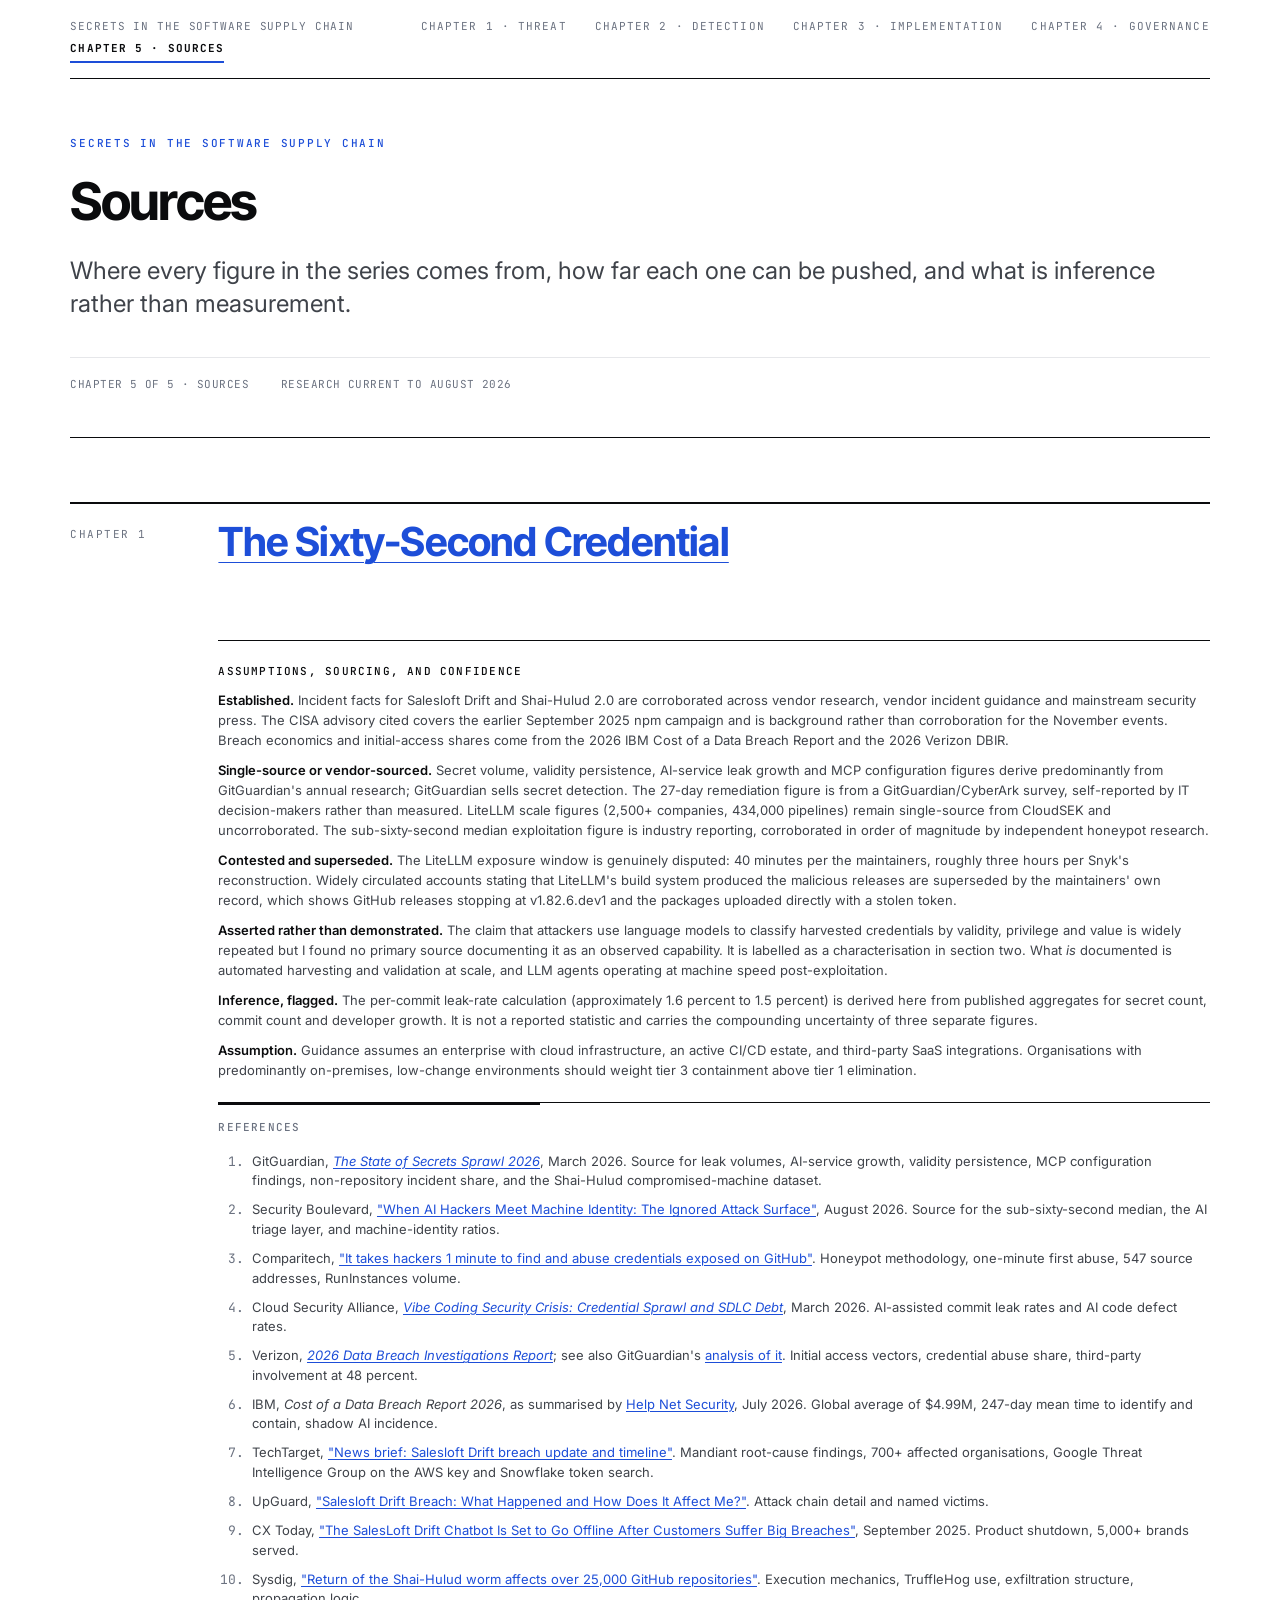
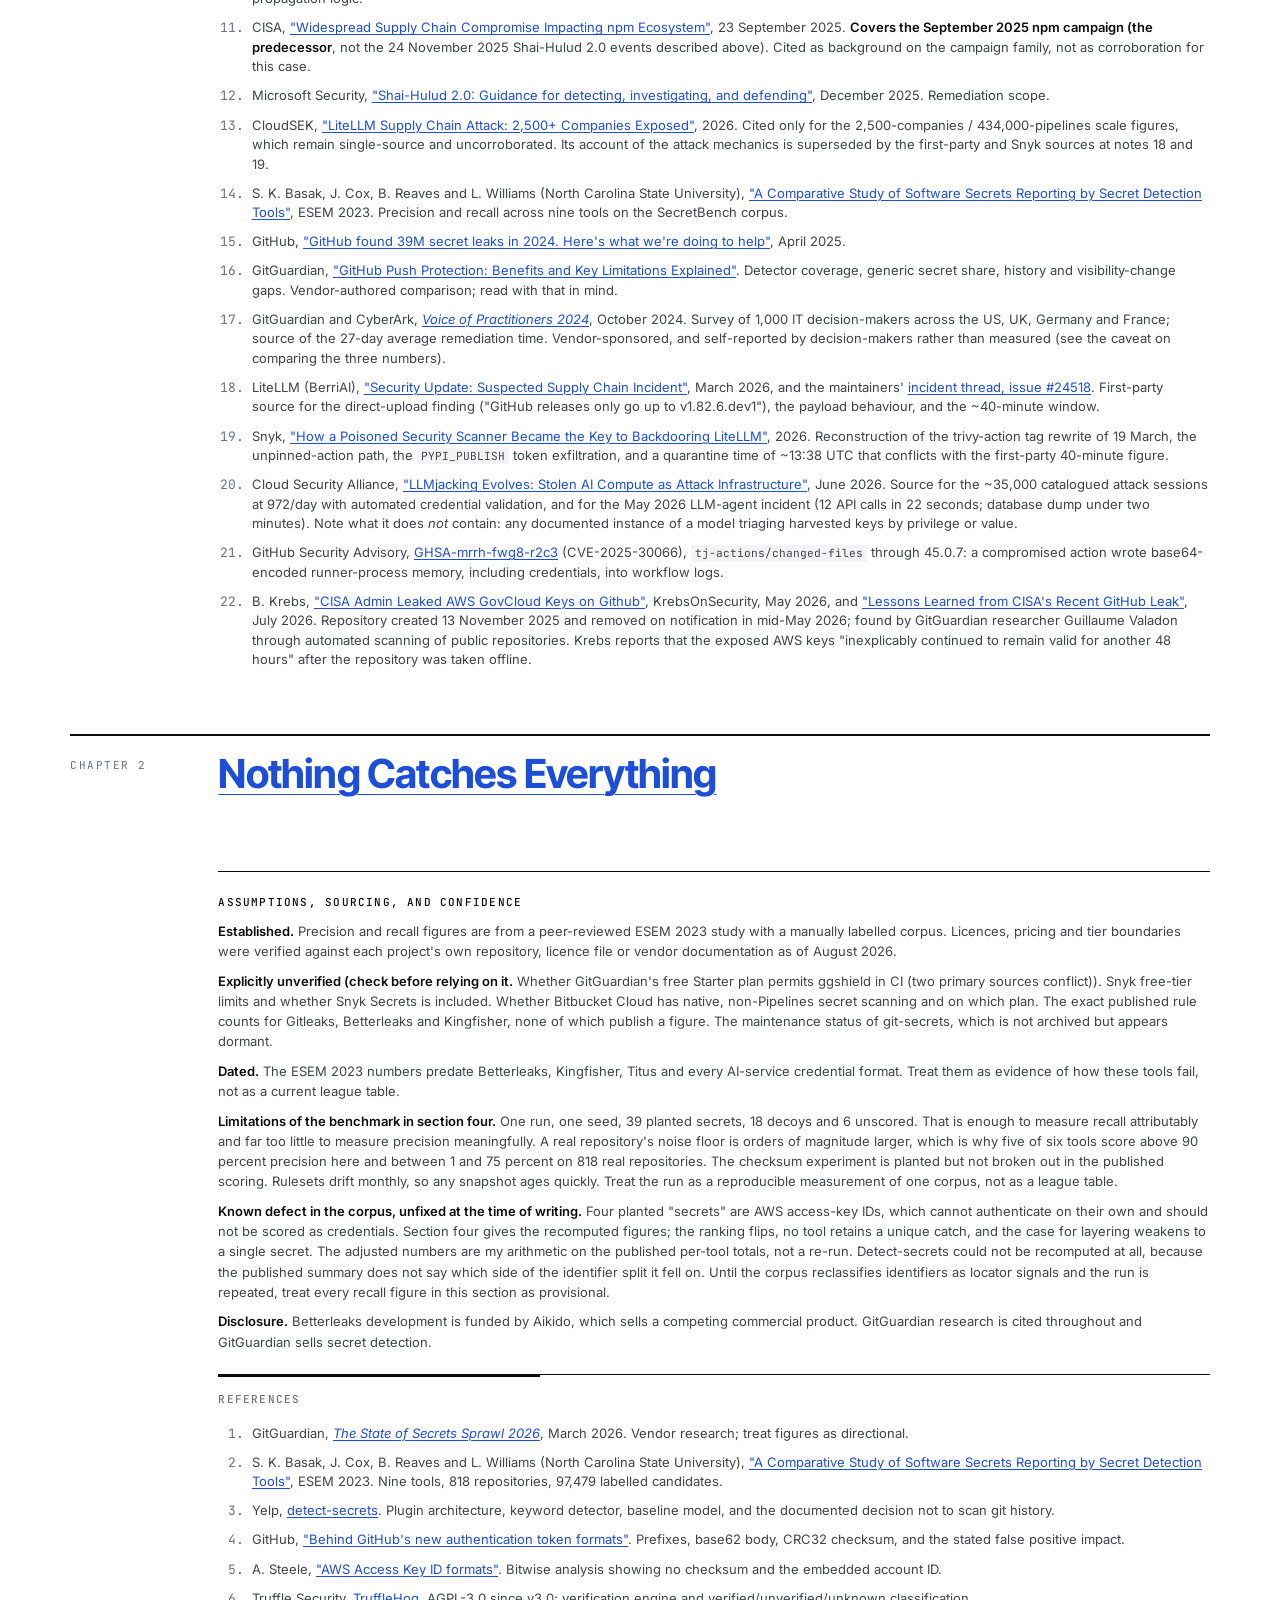
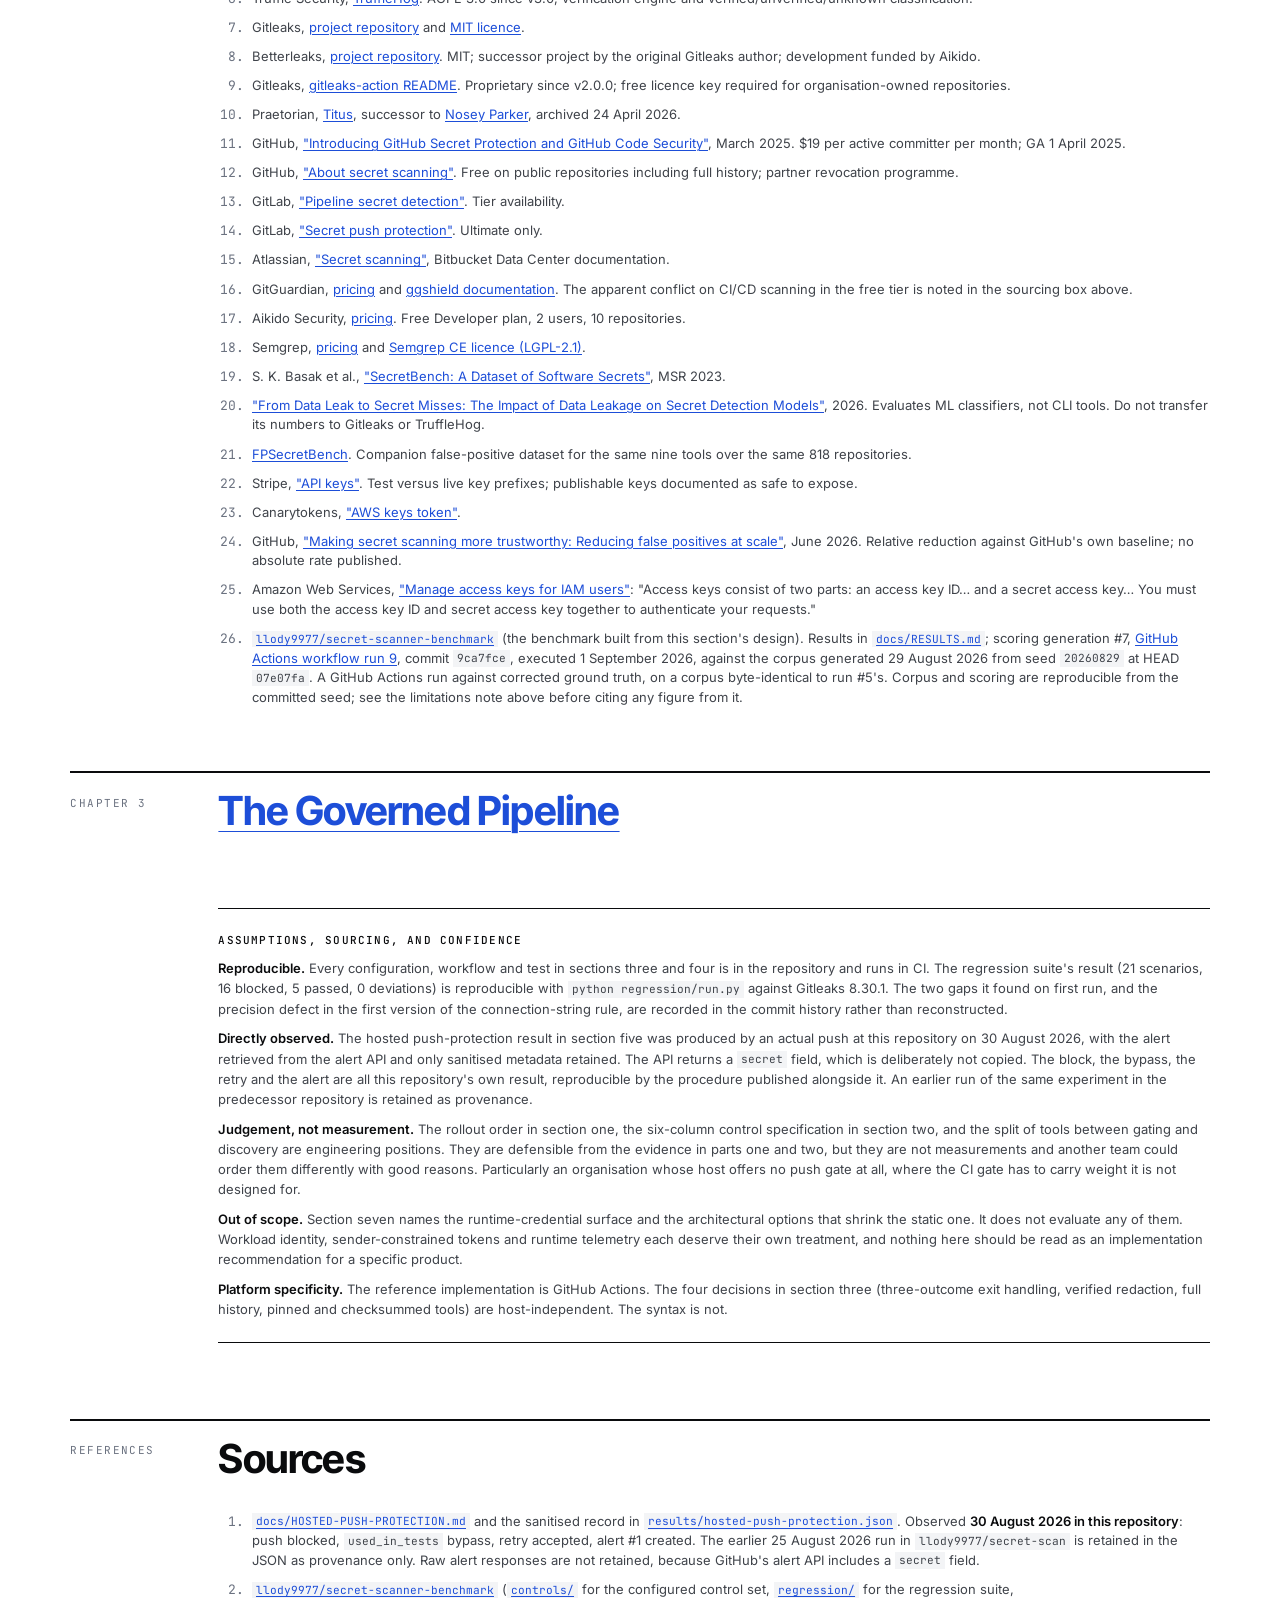
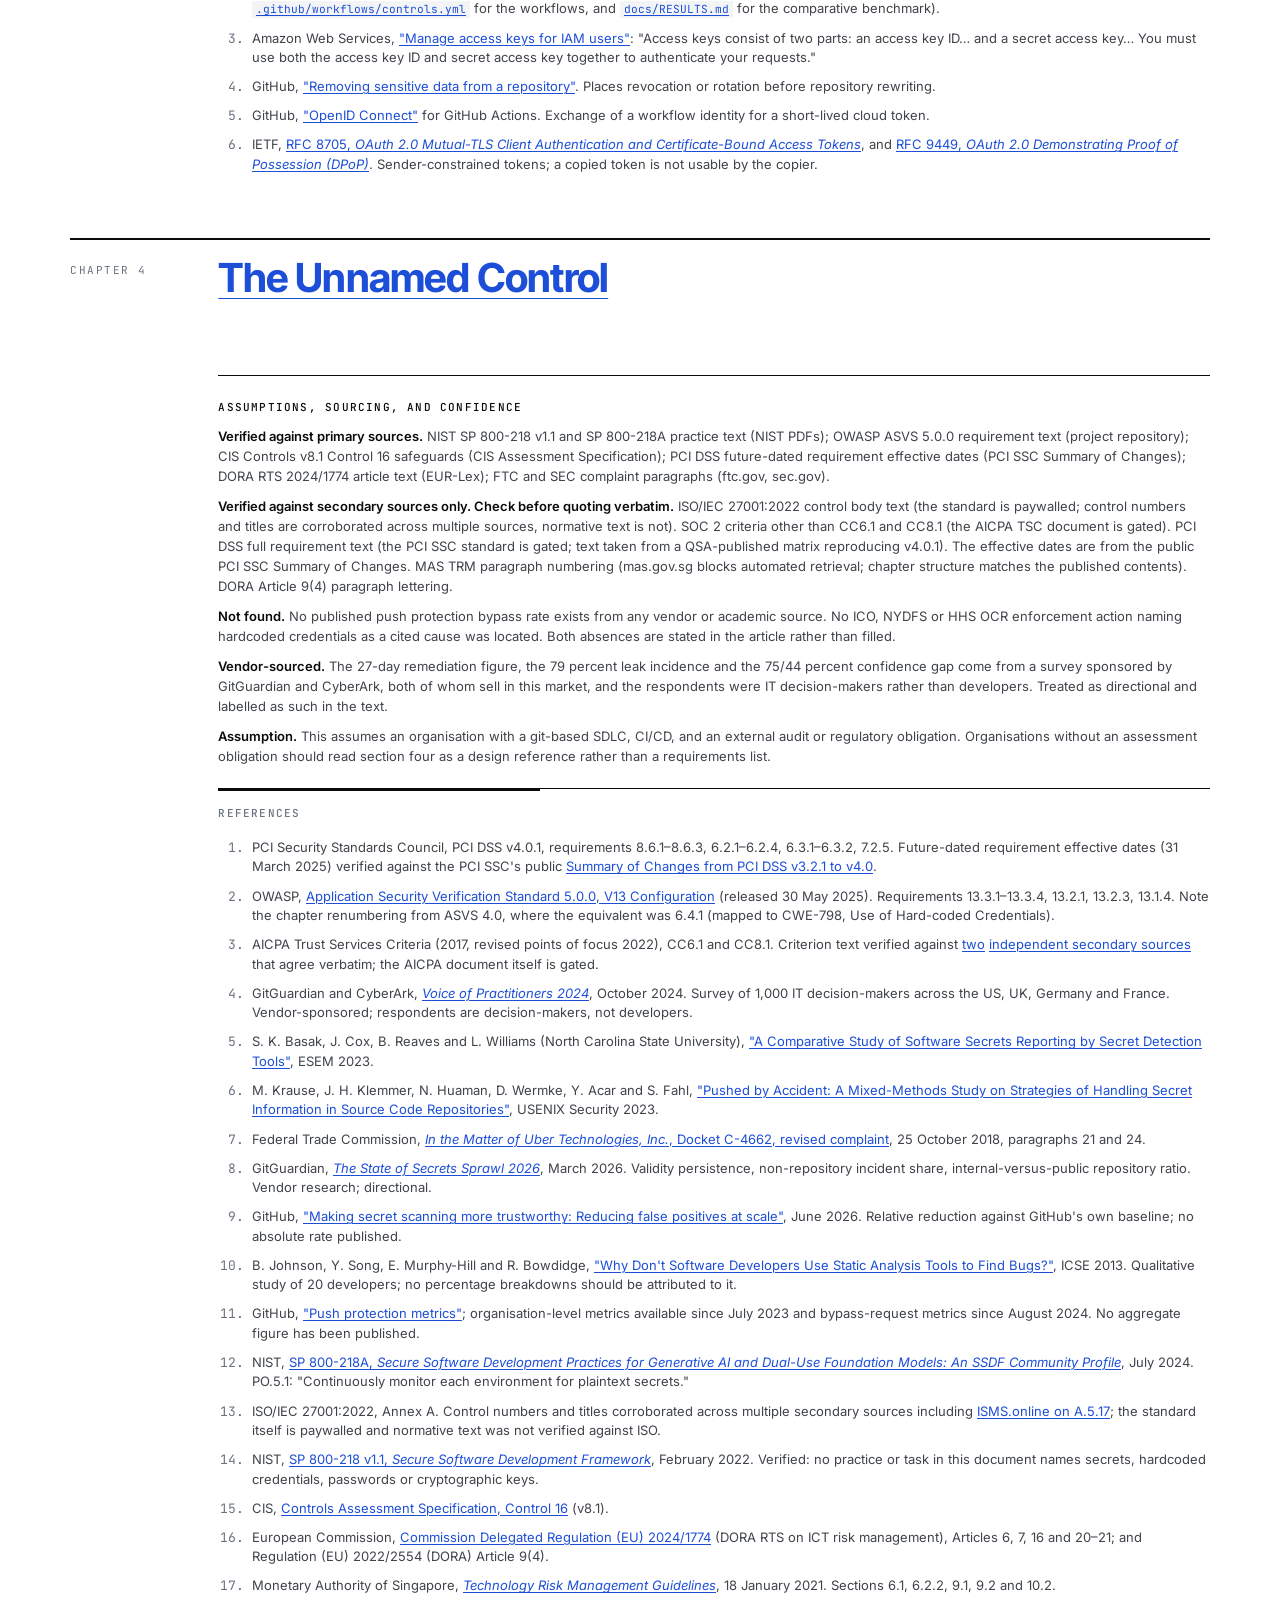
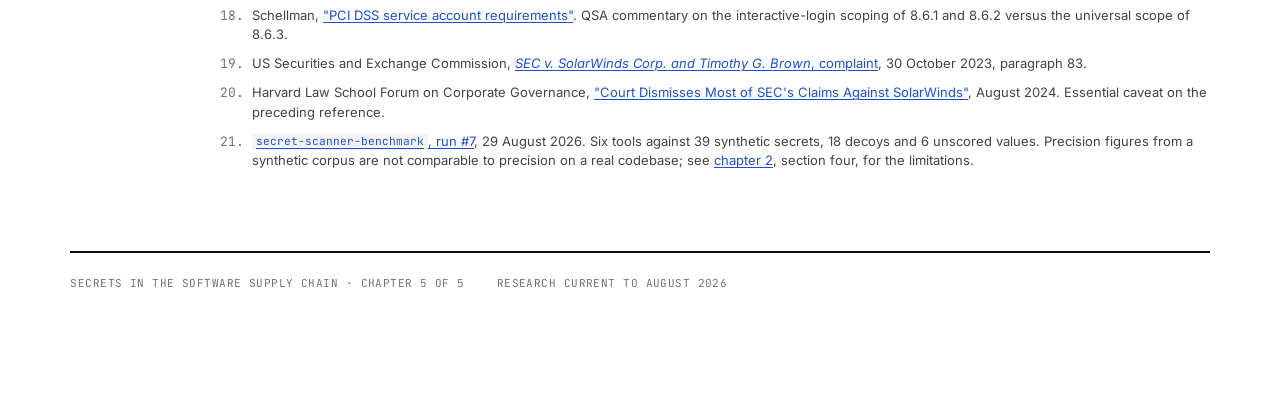
<file: docs/sources.html>
<!doctype html>
<html lang="en">
<head>
<meta charset="utf-8">
<meta name="viewport" content="width=device-width, initial-scale=1">
<title>Sources · Secrets in the Software Supply Chain</title>
<meta name="description" content="Assumptions, sourcing, confidence and references for all four parts of Secrets in the Software Supply Chain.">
<meta name="author" content="Secrets in the Software Supply Chain">
<meta name="color-scheme" content="light">
<meta name="theme-color" content="#1d4ed8">
<link rel="canonical" href="https://llody9977.github.io/secret-scanner-benchmark/sources.html">
<meta property="og:type" content="article">
<meta property="og:title" content="Sources">
<meta property="og:description" content="Assumptions, sourcing, confidence and references for all four parts of Secrets in the Software Supply Chain.">
<meta property="og:url" content="https://llody9977.github.io/secret-scanner-benchmark/sources.html">
<meta name="twitter:card" content="summary">
<link rel="icon" href="data:image/svg+xml,%3Csvg xmlns='http://www.w3.org/2000/svg' viewBox='0 0 64 64'%3E%3Crect width='64' height='64' fill='%231d4ed8'/%3E%3Ccircle cx='32' cy='25' r='9' fill='none' stroke='white' stroke-width='5'/%3E%3Cpath d='M32 33v18M32 44h8' stroke='white' stroke-width='5' stroke-linecap='round'/%3E%3C/svg%3E">
<link rel="preconnect" href="https://fonts.googleapis.com">
<link rel="preconnect" href="https://fonts.gstatic.com" crossorigin>
<link rel="stylesheet" href="https://fonts.googleapis.com/css2?family=Inter:wght@400;500;600;700&family=Inter+Tight:wght@600;700&family=JetBrains+Mono:wght@400;500;700&display=swap">
<link rel="stylesheet" href="assets/series.css?v=55175ef299">
</head>
<body>
<div class="page">
<div class="serienav"><span class="sn-title">Secrets in the Software Supply Chain</span>
<a href="sixty-second-credential.html">Chapter 1 &middot; Threat</a>
<a href="nothing-catches-everything.html">Chapter 2 &middot; Detection</a>
<a href="governed-pipeline.html">Chapter 3 &middot; Implementation</a>
<a href="unnamed-control.html">Chapter 4 &middot; Governance</a>
<span aria-current="page">Chapter 5 &middot; Sources</span></div>
  <header class="masthead">
    <p class="kicker">Secrets in the Software Supply Chain</p>
    <h1>Sources</h1>
    <p class="dek">Where every figure in the series comes from, how far each one can be pushed, and what is inference rather than measurement.</p>
    <div class="byline">
      <span>Chapter 5 of 5 &middot; Sources</span>
      <span>Research current to August 2026</span>
    </div>
  </header>

  <div class="sec-head" style="margin-top:4rem">
    <span class="sec-label">Chapter 1</span>
    <h2><a href="sixty-second-credential.html">The Sixty-Second Credential</a></h2>
  </div>
<!-- ============ SOURCING ============ -->
  

  <section id="p1-sourcing">
    <div class="sourcing">
      <h4>Assumptions, sourcing, and confidence</h4>
      <p><strong>Established.</strong> Incident facts for Salesloft Drift and Shai-Hulud 2.0 are corroborated across vendor research, vendor incident guidance and mainstream security press. The CISA advisory cited covers the earlier September 2025 npm campaign and is background rather than corroboration for the November events. Breach economics and initial-access shares come from the 2026 IBM Cost of a Data Breach Report and the 2026 Verizon DBIR.</p>
      <p><strong>Single-source or vendor-sourced.</strong> Secret volume, validity persistence, AI-service leak growth and MCP configuration figures derive predominantly from GitGuardian's annual research; GitGuardian sells secret detection. The 27-day remediation figure is from a GitGuardian/CyberArk survey, self-reported by IT decision-makers rather than measured. LiteLLM scale figures (2,500+ companies, 434,000 pipelines) remain single-source from CloudSEK and uncorroborated. The sub-sixty-second median exploitation figure is industry reporting, corroborated in order of magnitude by independent honeypot research.</p>
      <p><strong>Contested and superseded.</strong> The LiteLLM exposure window is genuinely disputed: 40 minutes per the maintainers, roughly three hours per Snyk's reconstruction. Widely circulated accounts stating that LiteLLM's build system produced the malicious releases are superseded by the maintainers' own record, which shows GitHub releases stopping at v1.82.6.dev1 and the packages uploaded directly with a stolen token.</p>
      <p><strong>Asserted rather than demonstrated.</strong> The claim that attackers use language models to classify harvested credentials by validity, privilege and value is widely repeated but I found no primary source documenting it as an observed capability. It is labelled as a characterisation in section two. What <em>is</em> documented is automated harvesting and validation at scale, and LLM agents operating at machine speed post-exploitation.</p>
      <p><strong>Inference, flagged.</strong> The per-commit leak-rate calculation (approximately 1.6 percent to 1.5 percent) is derived here from published aggregates for secret count, commit count and developer growth. It is not a reported statistic and carries the compounding uncertainty of three separate figures.</p>
      <p><strong>Assumption.</strong> Guidance assumes an enterprise with cloud infrastructure, an active CI/CD estate, and third-party SaaS integrations. Organisations with predominantly on-premises, low-change environments should weight tier 3 containment above tier 1 elimination.</p>
    </div>

    <div class="refs">
      <h3>References</h3>
      <ol>
        <li id="p1-fn-1">GitGuardian, <a href="https://blog.gitguardian.com/the-state-of-secrets-sprawl-2026/"><em>The State of Secrets Sprawl 2026</em></a>, March 2026. Source for leak volumes, AI-service growth, validity persistence, MCP configuration findings, non-repository incident share, and the Shai-Hulud compromised-machine dataset.</li>
        <li id="p1-fn-2">Security Boulevard, <a href="https://securityboulevard.com/2026/08/when-ai-hackers-meet-machine-identity-the-ignored-attack-surface/">"When AI Hackers Meet Machine Identity: The Ignored Attack Surface"</a>, August 2026. Source for the sub-sixty-second median, the AI triage layer, and machine-identity ratios.</li>
        <li id="p1-fn-3">Comparitech, <a href="https://www.comparitech.com/blog/information-security/github-honeypot/">"It takes hackers 1 minute to find and abuse credentials exposed on GitHub"</a>. Honeypot methodology, one-minute first abuse, 547 source addresses, RunInstances volume.</li>
        <li id="p1-fn-4">Cloud Security Alliance, <a href="https://labs.cloudsecurityalliance.org/research/csa-research-note-ai-generated-code-security-vibe-coding-202/"><em>Vibe Coding Security Crisis: Credential Sprawl and SDLC Debt</em></a>, March 2026. AI-assisted commit leak rates and AI code defect rates.</li>
        <li id="p1-fn-5">Verizon, <a href="https://www.verizon.com/business/resources/Td15/reports/2026-dbir-data-breach-investigations-report.pdf"><em>2026 Data Breach Investigations Report</em></a>; see also GitGuardian's <a href="https://blog.gitguardian.com/initial-access-changed-the-attack-path-did-not-findinds-from-the-verizon-2026-dbir/">analysis of it</a>. Initial access vectors, credential abuse share, third-party involvement at 48 percent.</li>
        <li id="p1-fn-6">IBM, <em>Cost of a Data Breach Report 2026</em>, as summarised by <a href="https://www.helpnetsecurity.com/2026/07/30/ibm-cost-of-a-data-breach-2026/">Help Net Security</a>, July 2026. Global average of $4.99M, 247-day mean time to identify and contain, shadow AI incidence.</li>
        <li id="p1-fn-7">TechTarget, <a href="https://www.techtarget.com/searchsecurity/news/366630934/News-brief-Salesloft-Drift-breach-update-and-timeline">"News brief: Salesloft Drift breach update and timeline"</a>. Mandiant root-cause findings, 700+ affected organisations, Google Threat Intelligence Group on the AWS key and Snowflake token search.</li>
        <li id="p1-fn-8">UpGuard, <a href="https://www.upguard.com/blog/salesloft-drift-breach">"Salesloft Drift Breach: What Happened and How Does It Affect Me?"</a>. Attack chain detail and named victims.</li>
        <li id="p1-fn-9">CX Today, <a href="https://www.cxtoday.com/customer-analytics-intelligence/the-salesloft-drift-chatbot-is-set-to-go-offline-after-customers-suffer-big-breaches/">"The SalesLoft Drift Chatbot Is Set to Go Offline After Customers Suffer Big Breaches"</a>, September 2025. Product shutdown, 5,000+ brands served.</li>
        <li id="p1-fn-10">Sysdig, <a href="https://www.sysdig.com/blog/return-of-the-shai-hulud-worm-affects-over-25-000-github-repositories">"Return of the Shai-Hulud worm affects over 25,000 GitHub repositories"</a>. Execution mechanics, TruffleHog use, exfiltration structure, propagation logic.</li>
        <li id="p1-fn-11">CISA, <a href="https://www.cisa.gov/news-events/alerts/2025/09/23/widespread-supply-chain-compromise-impacting-npm-ecosystem">"Widespread Supply Chain Compromise Impacting npm Ecosystem"</a>, 23 September 2025. <strong>Covers the September 2025 npm campaign (the predecessor</strong>, not the 24 November 2025 Shai-Hulud 2.0 events described above). Cited as background on the campaign family, not as corroboration for this case.</li>
        <li id="p1-fn-12">Microsoft Security, <a href="https://www.microsoft.com/en-us/security/blog/2025/12/09/shai-hulud-2-0-guidance-for-detecting-investigating-and-defending-against-the-supply-chain-attack/">"Shai-Hulud 2.0: Guidance for detecting, investigating, and defending"</a>, December 2025. Remediation scope.</li>
        <li id="p1-fn-13">CloudSEK, <a href="https://www.cloudsek.com/blog/ai-supply-chain-breach-2500-companies-434000-cicd-pipelines">"LiteLLM Supply Chain Attack: 2,500+ Companies Exposed"</a>, 2026. Cited only for the 2,500-companies / 434,000-pipelines scale figures, which remain single-source and uncorroborated. Its account of the attack mechanics is superseded by the first-party and Snyk sources at notes 18 and 19.</li>
        <li id="p1-fn-14">S. K. Basak, J. Cox, B. Reaves and L. Williams (North Carolina State University), <a href="https://arxiv.org/abs/2307.00714">"A Comparative Study of Software Secrets Reporting by Secret Detection Tools"</a>, ESEM 2023. Precision and recall across nine tools on the SecretBench corpus.</li>
        <li id="p1-fn-15">GitHub, <a href="https://github.blog/security/application-security/next-evolution-github-advanced-security/">"GitHub found 39M secret leaks in 2024. Here's what we're doing to help"</a>, April 2025.</li>
        <li id="p1-fn-16">GitGuardian, <a href="https://blog.gitguardian.com/github-push-protection-enhancing-open-source-security-with-limitations-to-consider/">"GitHub Push Protection: Benefits and Key Limitations Explained"</a>. Detector coverage, generic secret share, history and visibility-change gaps. Vendor-authored comparison; read with that in mind.</li>
        <li id="p1-fn-17">GitGuardian and CyberArk, <a href="https://blog.gitguardian.com/voice-of-practitioners-2024/"><em>Voice of Practitioners 2024</em></a>, October 2024. Survey of 1,000 IT decision-makers across the US, UK, Germany and France; source of the 27-day average remediation time. Vendor-sponsored, and self-reported by decision-makers rather than measured (see the caveat on comparing the three numbers).</li>
        <li id="p1-fn-18">LiteLLM (BerriAI), <a href="https://docs.litellm.ai/blog/security-update-march-2026">"Security Update: Suspected Supply Chain Incident"</a>, March 2026, and the maintainers' <a href="https://github.com/BerriAI/litellm/issues/24518">incident thread, issue #24518</a>. First-party source for the direct-upload finding ("GitHub releases only go up to v1.82.6.dev1"), the payload behaviour, and the ~40-minute window.</li>
        <li id="p1-fn-19">Snyk, <a href="https://snyk.io/blog/poisoned-security-scanner-backdooring-litellm/">"How a Poisoned Security Scanner Became the Key to Backdooring LiteLLM"</a>, 2026. Reconstruction of the trivy-action tag rewrite of 19 March, the unpinned-action path, the <code>PYPI_PUBLISH</code> token exfiltration, and a quarantine time of ~13:38 UTC that conflicts with the first-party 40-minute figure.</li>
        <li id="p1-fn-20">Cloud Security Alliance, <a href="https://labs.cloudsecurityalliance.org/research/csa-research-note-llmjacking-offensive-ai-tooling-20260618-c/">"LLMjacking Evolves: Stolen AI Compute as Attack Infrastructure"</a>, June 2026. Source for the ~35,000 catalogued attack sessions at 972/day with automated credential validation, and for the May 2026 LLM-agent incident (12 API calls in 22 seconds; database dump under two minutes). Note what it does <em>not</em> contain: any documented instance of a model triaging harvested keys by privilege or value.</li>
        <li id="p1-fn-22">GitHub Security Advisory, <a href="https://github.com/advisories/GHSA-mrrh-fwg8-r2c3">GHSA-mrrh-fwg8-r2c3</a> (CVE-2025-30066), <code>tj-actions/changed-files</code> through 45.0.7: a compromised action wrote base64-encoded runner-process memory, including credentials, into workflow logs.</li>
        <li id="p1-fn-21">B. Krebs, <a href="https://krebsonsecurity.com/2026/05/cisa-admin-leaked-aws-govcloud-keys-on-github/">"CISA Admin Leaked AWS GovCloud Keys on Github"</a>, KrebsOnSecurity, May 2026, and <a href="https://krebsonsecurity.com/2026/07/lessons-learned-from-cisas-recent-github-leak/">"Lessons Learned from CISA's Recent GitHub Leak"</a>, July 2026. Repository created 13 November 2025 and removed on notification in mid-May 2026; found by GitGuardian researcher Guillaume Valadon through automated scanning of public repositories. Krebs reports that the exposed AWS keys "inexplicably continued to remain valid for another 48 hours" after the repository was taken offline.</li>
      </ol>
    </div>
  </section>

  
  <div class="sec-head" style="margin-top:4rem">
    <span class="sec-label">Chapter 2</span>
    <h2><a href="nothing-catches-everything.html">Nothing Catches Everything</a></h2>
  </div>
<!-- ============ SOURCING ============ -->
  <section id="p2-sourcing">
    <div class="sourcing">
      <h4>Assumptions, sourcing, and confidence</h4>
      <p><strong>Established.</strong> Precision and recall figures are from a peer-reviewed ESEM 2023 study with a manually labelled corpus. Licences, pricing and tier boundaries were verified against each project's own repository, licence file or vendor documentation as of August 2026.</p>
      <p><strong>Explicitly unverified (check before relying on it.</strong> Whether GitGuardian's free Starter plan permits ggshield in CI (two primary sources conflict)). Snyk free-tier limits and whether Snyk Secrets is included. Whether Bitbucket Cloud has native, non-Pipelines secret scanning and on which plan. The exact published rule counts for Gitleaks, Betterleaks and Kingfisher, none of which publish a figure. The maintenance status of git-secrets, which is not archived but appears dormant.</p>
      <p><strong>Dated.</strong> The ESEM 2023 numbers predate Betterleaks, Kingfisher, Titus and every AI-service credential format. Treat them as evidence of how these tools fail, not as a current league table.</p>
      <p><strong>Limitations of the benchmark in section four.</strong> One run, one seed, 39 planted secrets, 18 decoys and 6 unscored. That is enough to measure recall attributably and far too little to measure precision meaningfully. A real repository's noise floor is orders of magnitude larger, which is why five of six tools score above 90 percent precision here and between 1 and 75 percent on 818 real repositories. The checksum experiment is planted but not broken out in the published scoring. Rulesets drift monthly, so any snapshot ages quickly. Treat the run as a reproducible measurement of one corpus, not as a league table.</p>
      <p><strong>Known defect in the corpus, unfixed at the time of writing.</strong> Four planted "secrets" are AWS access-key IDs, which cannot authenticate on their own and should not be scored as credentials. Section four gives the recomputed figures; the ranking flips, no tool retains a unique catch, and the case for layering weakens to a single secret. The adjusted numbers are my arithmetic on the published per-tool totals, not a re-run. Detect-secrets could not be recomputed at all, because the published summary does not say which side of the identifier split it fell on. Until the corpus reclassifies identifiers as locator signals and the run is repeated, treat every recall figure in this section as provisional.</p>
      <p><strong>Disclosure.</strong> Betterleaks development is funded by Aikido, which sells a competing commercial product. GitGuardian research is cited throughout and GitGuardian sells secret detection.</p>
    </div>

    <div class="refs">
      <h3>References</h3>
      <ol>
        
        <li id="p2-fn-1">GitGuardian, <a href="https://blog.gitguardian.com/the-state-of-secrets-sprawl-2026/"><em>The State of Secrets Sprawl 2026</em></a>, March 2026. Vendor research; treat figures as directional.</li>
        
        
        <li id="p2-fn-2">S. K. Basak, J. Cox, B. Reaves and L. Williams (North Carolina State University), <a href="https://arxiv.org/abs/2307.00714">"A Comparative Study of Software Secrets Reporting by Secret Detection Tools"</a>, ESEM 2023. Nine tools, 818 repositories, 97,479 labelled candidates.</li>
        <li id="p2-fn-3">Yelp, <a href="https://github.com/Yelp/detect-secrets">detect-secrets</a>. Plugin architecture, keyword detector, baseline model, and the documented decision not to scan git history.</li>
        <li id="p2-fn-4">GitHub, <a href="https://github.blog/engineering/platform-security/behind-githubs-new-authentication-token-formats/">"Behind GitHub's new authentication token formats"</a>. Prefixes, base62 body, CRC32 checksum, and the stated false positive impact.</li>
        <li id="p2-fn-5">A. Steele, <a href="https://awsteele.com/blog/2020/09/26/aws-access-key-format.html">"AWS Access Key ID formats"</a>. Bitwise analysis showing no checksum and the embedded account ID.</li>
        <li id="p2-fn-6">Truffle Security, <a href="https://github.com/trufflesecurity/trufflehog">TruffleHog</a>. AGPL-3.0 since v3.0; verification engine and verified/unverified/unknown classification.</li>
        <li id="p2-fn-7">Gitleaks, <a href="https://github.com/gitleaks/gitleaks">project repository</a> and <a href="https://raw.githubusercontent.com/gitleaks/gitleaks/master/LICENSE">MIT licence</a>.</li>
        <li id="p2-fn-8">Betterleaks, <a href="https://github.com/betterleaks/betterleaks">project repository</a>. MIT; successor project by the original Gitleaks author; development funded by Aikido.</li>
        <li id="p2-fn-9">Gitleaks, <a href="https://raw.githubusercontent.com/gitleaks/gitleaks-action/master/README.md">gitleaks-action README</a>. Proprietary since v2.0.0; free licence key required for organisation-owned repositories.</li>
        <li id="p2-fn-10">Praetorian, <a href="https://github.com/praetorian-inc/titus">Titus</a>, successor to <a href="https://github.com/praetorian-inc/noseyparker">Nosey Parker</a>, archived 24 April 2026.</li>
        <li id="p2-fn-11">GitHub, <a href="https://github.blog/changelog/2025-03-04-introducing-github-secret-protection-and-github-code-security/">"Introducing GitHub Secret Protection and GitHub Code Security"</a>, March 2025. $19 per active committer per month; GA 1 April 2025.</li>
        <li id="p2-fn-12">GitHub, <a href="https://docs.github.com/en/code-security/secret-scanning/introduction/about-secret-scanning">"About secret scanning"</a>. Free on public repositories including full history; partner revocation programme.</li>
        <li id="p2-fn-13">GitLab, <a href="https://docs.gitlab.com/user/application_security/secret_detection/pipeline/">"Pipeline secret detection"</a>. Tier availability.</li>
        <li id="p2-fn-14">GitLab, <a href="https://docs.gitlab.com/user/application_security/secret_detection/secret_push_protection/">"Secret push protection"</a>. Ultimate only.</li>
        <li id="p2-fn-15">Atlassian, <a href="https://confluence.atlassian.com/bitbucketserver/secret-scanning-1157471613.html">"Secret scanning"</a>, Bitbucket Data Center documentation.</li>
        <li id="p2-fn-16">GitGuardian, <a href="https://www.gitguardian.com/pricing">pricing</a> and <a href="https://docs.gitguardian.com/ggshield-docs/getting-started">ggshield documentation</a>. The apparent conflict on CI/CD scanning in the free tier is noted in the sourcing box above.</li>
        <li id="p2-fn-17">Aikido Security, <a href="https://www.aikido.dev/pricing">pricing</a>. Free Developer plan, 2 users, 10 repositories.</li>
        <li id="p2-fn-18">Semgrep, <a href="https://semgrep.dev/pricing/">pricing</a> and <a href="https://raw.githubusercontent.com/semgrep/semgrep/develop/LICENSE">Semgrep CE licence (LGPL-2.1)</a>.</li>
        <li id="p2-fn-19">S. K. Basak et al., <a href="https://arxiv.org/abs/2303.06729">"SecretBench: A Dataset of Software Secrets"</a>, MSR 2023.</li>
        <li id="p2-fn-20"><a href="https://arxiv.org/html/2601.22946v1">"From Data Leak to Secret Misses: The Impact of Data Leakage on Secret Detection Models"</a>, 2026. Evaluates ML classifiers, not CLI tools. Do not transfer its numbers to Gitleaks or TruffleHog.</li>
        <li id="p2-fn-21"><a href="https://github.com/setu1421/FPSecretBench">FPSecretBench</a>. Companion false-positive dataset for the same nine tools over the same 818 repositories.</li>
        <li id="p2-fn-22">Stripe, <a href="https://docs.stripe.com/keys">"API keys"</a>. Test versus live key prefixes; publishable keys documented as safe to expose.</li>
        <li id="p2-fn-23">Canarytokens, <a href="https://docs.canarytokens.org/guide/aws-keys-token.html">"AWS keys token"</a>.</li>
        <li id="p2-fn-24">GitHub, <a href="https://github.blog/security/making-secret-scanning-more-trustworthy-reducing-false-positives-at-scale/">"Making secret scanning more trustworthy: Reducing false positives at scale"</a>, June 2026. Relative reduction against GitHub's own baseline; no absolute rate published.</li>
        <li id="p2-fn-26">Amazon Web Services, <a href="https://docs.aws.amazon.com/IAM/latest/UserGuide/id_credentials_access-keys.html">"Manage access keys for IAM users"</a>: "Access keys consist of two parts: an access key ID… and a secret access key… You must use both the access key ID and secret access key together to authenticate your requests."</li>
        <li id="p2-fn-25"><a href="https://github.com/llody9977/secret-scanner-benchmark"><code>llody9977/secret-scanner-benchmark</code></a> (the benchmark built from this section's design). Results in <a href="https://github.com/llody9977/secret-scanner-benchmark/blob/main/docs/RESULTS.md"><code>docs/RESULTS.md</code></a>; scoring generation #7, <a href="https://github.com/llody9977/secret-scanner-benchmark/actions/runs/33478315806">GitHub Actions workflow run 9</a>, commit <code>9ca7fce</code>, executed 1 September 2026, against the corpus generated 29 August 2026 from seed <code>20260829</code> at HEAD <code>07e07fa</code>. A GitHub Actions run against corrected ground truth, on a corpus byte-identical to run #5's. Corpus and scoring are reproducible from the committed seed; see the limitations note above before citing any figure from it.</li>
      </ol>
    </div>
  </section>

  
  <div class="sec-head" style="margin-top:4rem">
    <span class="sec-label">Chapter 3</span>
    <h2><a href="governed-pipeline.html">The Governed Pipeline</a></h2>
  </div>
<!-- ============ SOURCING ============ -->
  <section id="p3-sourcing">
    <div class="sourcing">
      <h4>Assumptions, sourcing, and confidence</h4>
      <p><strong>Reproducible.</strong> Every configuration, workflow and test in sections three and four is in the repository and runs in CI. The regression suite's result (21 scenarios, 16 blocked, 5 passed, 0 deviations) is reproducible with <code>python regression/run.py</code> against Gitleaks 8.30.1. The two gaps it found on first run, and the precision defect in the first version of the connection-string rule, are recorded in the commit history rather than reconstructed.</p>
      <p><strong>Directly observed.</strong> The hosted push-protection result in section five was produced by an actual push at this repository on 30 August 2026, with the alert retrieved from the alert API and only sanitised metadata retained. The API returns a <code>secret</code> field, which is deliberately not copied. The block, the bypass, the retry and the alert are all this repository's own result, reproducible by the procedure published alongside it. An earlier run of the same experiment in the predecessor repository is retained as provenance.</p>
      <p><strong>Judgement, not measurement.</strong> The rollout order in section one, the six-column control specification in section two, and the split of tools between gating and discovery are engineering positions. They are defensible from the evidence in parts one and two, but they are not measurements and another team could order them differently with good reasons. Particularly an organisation whose host offers no push gate at all, where the CI gate has to carry weight it is not designed for.</p>
      <p><strong>Out of scope.</strong> Section seven names the runtime-credential surface and the architectural options that shrink the static one. It does not evaluate any of them. Workload identity, sender-constrained tokens and runtime telemetry each deserve their own treatment, and nothing here should be read as an implementation recommendation for a specific product.</p>
      <p><strong>Platform specificity.</strong> The reference implementation is GitHub Actions. The four decisions in section three (three-outcome exit handling, verified redaction, full history, pinned and checksummed tools) are host-independent. The syntax is not.</p>
    </div>
  </section>

  <!-- ============ REFERENCES ============ -->
  <section id="p3-refs">
    <div class="sec-head">
      <span class="sec-label">References</span>
      <h2>Sources</h2>
    </div>
    <div class="refs">
      <ol>
        <li id="p3-fn-1"><a href="https://github.com/llody9977/secret-scanner-benchmark/blob/main/docs/HOSTED-PUSH-PROTECTION.md"><code>docs/HOSTED-PUSH-PROTECTION.md</code></a> and the sanitised record in <a href="https://github.com/llody9977/secret-scanner-benchmark/blob/main/results/hosted-push-protection.json"><code>results/hosted-push-protection.json</code></a>. Observed <strong>30 August 2026 in this repository</strong>: push blocked, <code>used_in_tests</code> bypass, retry accepted, alert #1 created. The earlier 25 August 2026 run in <code>llody9977/secret-scan</code> is retained in the JSON as provenance only. Raw alert responses are not retained, because GitHub's alert API includes a <code>secret</code> field.</li>
        <li id="p3-fn-2"><a href="https://github.com/llody9977/secret-scanner-benchmark"><code>llody9977/secret-scanner-benchmark</code></a> (<a href="https://github.com/llody9977/secret-scanner-benchmark/tree/main/controls"><code>controls/</code></a> for the configured control set, <a href="https://github.com/llody9977/secret-scanner-benchmark/tree/main/regression"><code>regression/</code></a> for the regression suite, <a href="https://github.com/llody9977/secret-scanner-benchmark/blob/main/.github/workflows/controls.yml"><code>.github/workflows/controls.yml</code></a> for the workflows, and <a href="https://github.com/llody9977/secret-scanner-benchmark/blob/main/docs/RESULTS.md"><code>docs/RESULTS.md</code></a> for the comparative benchmark).</li>
        <li id="p3-fn-3">Amazon Web Services, <a href="https://docs.aws.amazon.com/IAM/latest/UserGuide/id_credentials_access-keys.html">"Manage access keys for IAM users"</a>: "Access keys consist of two parts: an access key ID&hellip; and a secret access key&hellip; You must use both the access key ID and secret access key together to authenticate your requests."</li>
        <li id="p3-fn-4">GitHub, <a href="https://docs.github.com/en/authentication/keeping-your-account-and-data-secure/removing-sensitive-data-from-a-repository">"Removing sensitive data from a repository"</a>. Places revocation or rotation before repository rewriting.</li>
        <li id="p3-fn-5">GitHub, <a href="https://docs.github.com/en/actions/concepts/security/openid-connect">"OpenID Connect"</a> for GitHub Actions. Exchange of a workflow identity for a short-lived cloud token.</li>
        <li id="p3-fn-6">IETF, <a href="https://www.rfc-editor.org/rfc/rfc8705.html">RFC 8705, <em>OAuth 2.0 Mutual-TLS Client Authentication and Certificate-Bound Access Tokens</em></a>, and <a href="https://www.rfc-editor.org/rfc/rfc9449.html">RFC 9449, <em>OAuth 2.0 Demonstrating Proof of Possession (DPoP)</em></a>. Sender-constrained tokens; a copied token is not usable by the copier.</li>
      </ol>
    </div>
  </section>

  
  <div class="sec-head" style="margin-top:4rem">
    <span class="sec-label">Chapter 4</span>
    <h2><a href="unnamed-control.html">The Unnamed Control</a></h2>
  </div>
<!-- ============ SOURCING ============ -->
  <section id="p4-sourcing">
    <div class="sourcing">
      <h4>Assumptions, sourcing, and confidence</h4>
      <p><strong>Verified against primary sources.</strong> NIST SP 800-218 v1.1 and SP 800-218A practice text (NIST PDFs); OWASP ASVS 5.0.0 requirement text (project repository); CIS Controls v8.1 Control 16 safeguards (CIS Assessment Specification); PCI DSS future-dated requirement effective dates (PCI SSC Summary of Changes); DORA RTS 2024/1774 article text (EUR-Lex); FTC and SEC complaint paragraphs (ftc.gov, sec.gov).</p>
      <p><strong>Verified against secondary sources only. Check before quoting verbatim.</strong> ISO/IEC 27001:2022 control body text (the standard is paywalled; control numbers and titles are corroborated across multiple sources, normative text is not). SOC 2 criteria other than CC6.1 and CC8.1 (the AICPA TSC document is gated). PCI DSS full requirement text (the PCI SSC standard is gated; text taken from a QSA-published matrix reproducing v4.0.1). The effective dates are from the public PCI SSC Summary of Changes. MAS TRM paragraph numbering (mas.gov.sg blocks automated retrieval; chapter structure matches the published contents). DORA Article 9(4) paragraph lettering.</p>
      <p><strong>Not found.</strong> No published push protection bypass rate exists from any vendor or academic source. No ICO, NYDFS or HHS OCR enforcement action naming hardcoded credentials as a cited cause was located. Both absences are stated in the article rather than filled.</p>
      <p><strong>Vendor-sourced.</strong> The 27-day remediation figure, the 79 percent leak incidence and the 75/44 percent confidence gap come from a survey sponsored by GitGuardian and CyberArk, both of whom sell in this market, and the respondents were IT decision-makers rather than developers. Treated as directional and labelled as such in the text.</p>
      <p><strong>Assumption.</strong> This assumes an organisation with a git-based SDLC, CI/CD, and an external audit or regulatory obligation. Organisations without an assessment obligation should read section four as a design reference rather than a requirements list.</p>
    </div>

    <div class="refs">
      <h3>References</h3>
      <ol>
        <li id="p4-fn-1">PCI Security Standards Council, PCI DSS v4.0.1, requirements 8.6.1&ndash;8.6.3, 6.2.1&ndash;6.2.4, 6.3.1&ndash;6.3.2, 7.2.5. Future-dated requirement effective dates (31 March 2025) verified against the PCI SSC's public <a href="https://listings.pcisecuritystandards.org/documents/PCI-DSS-v3-2-1-to-v4-0-Summary-of-Changes-r1.pdf">Summary of Changes from PCI DSS v3.2.1 to v4.0</a>.</li>
        <li id="p4-fn-2">OWASP, <a href="https://raw.githubusercontent.com/OWASP/ASVS/master/5.0/en/0x22-V13-Configuration.md">Application Security Verification Standard 5.0.0, V13 Configuration</a> (released 30 May 2025). Requirements 13.3.1&ndash;13.3.4, 13.2.1, 13.2.3, 13.1.4. Note the chapter renumbering from ASVS 4.0, where the equivalent was 6.4.1 (mapped to CWE-798, Use of Hard-coded Credentials).</li>
        <li id="p4-fn-3">AICPA Trust Services Criteria (2017, revised points of focus 2022), CC6.1 and CC8.1. Criterion text verified against <a href="https://documentation.wazuh.com/current/compliance/tsc/common-criteria/cc6.1.html">two</a> <a href="https://www.compliancebase.org/controls/soc-2/cc6-1">independent secondary sources</a> that agree verbatim; the AICPA document itself is gated.</li>
        <li id="p4-fn-4">GitGuardian and CyberArk, <a href="https://blog.gitguardian.com/voice-of-practitioners-2024/"><em>Voice of Practitioners 2024</em></a>, October 2024. Survey of 1,000 IT decision-makers across the US, UK, Germany and France. Vendor-sponsored; respondents are decision-makers, not developers.</li>
        <li id="p4-fn-5">S. K. Basak, J. Cox, B. Reaves and L. Williams (North Carolina State University), <a href="https://arxiv.org/abs/2307.00714">"A Comparative Study of Software Secrets Reporting by Secret Detection Tools"</a>, ESEM 2023.</li>
        <li id="p4-fn-6">M. Krause, J. H. Klemmer, N. Huaman, D. Wermke, Y. Acar and S. Fahl, <a href="https://www.usenix.org/conference/usenixsecurity23/presentation/krause">"Pushed by Accident: A Mixed-Methods Study on Strategies of Handling Secret Information in Source Code Repositories"</a>, USENIX Security 2023.</li>
        <li id="p4-fn-7">Federal Trade Commission, <a href="https://www.ftc.gov/system/files/documents/cases/152_3054_c-4662_uber_technologies_revised_complaint.pdf"><em>In the Matter of Uber Technologies, Inc.</em>, Docket C-4662, revised complaint</a>, 25 October 2018, paragraphs 21 and 24.</li>
        <li id="p4-fn-8">GitGuardian, <a href="https://blog.gitguardian.com/the-state-of-secrets-sprawl-2026/"><em>The State of Secrets Sprawl 2026</em></a>, March 2026. Validity persistence, non-repository incident share, internal-versus-public repository ratio. Vendor research; directional.</li>
        <li id="p4-fn-9">GitHub, <a href="https://github.blog/security/making-secret-scanning-more-trustworthy-reducing-false-positives-at-scale/">"Making secret scanning more trustworthy: Reducing false positives at scale"</a>, June 2026. Relative reduction against GitHub's own baseline; no absolute rate published.</li>
        <li id="p4-fn-10">B. Johnson, Y. Song, E. Murphy-Hill and R. Bowdidge, <a href="https://dl.acm.org/doi/10.5555/2486788.2486877">"Why Don't Software Developers Use Static Analysis Tools to Find Bugs?"</a>, ICSE 2013. Qualitative study of 20 developers; no percentage breakdowns should be attributed to it.</li>
        <li id="p4-fn-11">GitHub, <a href="https://docs.github.com/en/enterprise-cloud@latest/code-security/concepts/secret-security/push-protection-metrics">"Push protection metrics"</a>; organisation-level metrics available since July 2023 and bypass-request metrics since August 2024. No aggregate figure has been published.</li>
        <li id="p4-fn-12">NIST, <a href="https://nvlpubs.nist.gov/nistpubs/SpecialPublications/NIST.SP.800-218A.pdf">SP 800-218A, <em>Secure Software Development Practices for Generative AI and Dual-Use Foundation Models: An SSDF Community Profile</em></a>, July 2024. PO.5.1: "Continuously monitor each environment for plaintext secrets."</li>
        <li id="p4-fn-13">ISO/IEC 27001:2022, Annex A. Control numbers and titles corroborated across multiple secondary sources including <a href="https://www.isms.online/iso-27001/annex-a-2022/5-17-authentication-information-2022/">ISMS.online on A.5.17</a>; the standard itself is paywalled and normative text was not verified against ISO.</li>
        <li id="p4-fn-14">NIST, <a href="https://nvlpubs.nist.gov/nistpubs/SpecialPublications/NIST.SP.800-218.pdf">SP 800-218 v1.1, <em>Secure Software Development Framework</em></a>, February 2022. Verified: no practice or task in this document names secrets, hardcoded credentials, passwords or cryptographic keys.</li>
        <li id="p4-fn-15">CIS, <a href="https://cas.docs.cisecurity.org/en/latest/source/Controls16/">Controls Assessment Specification, Control 16</a> (v8.1).</li>
        <li id="p4-fn-16">European Commission, <a href="https://eur-lex.europa.eu/legal-content/EN/TXT/HTML/?uri=OJ:L_202401774">Commission Delegated Regulation (EU) 2024/1774</a> (DORA RTS on ICT risk management), Articles 6, 7, 16 and 20&ndash;21; and Regulation (EU) 2022/2554 (DORA) Article 9(4).</li>
        <li id="p4-fn-17">Monetary Authority of Singapore, <a href="https://www.mas.gov.sg/-/media/MAS/Regulations-and-Financial-Stability/Regulatory-and-Supervisory-Framework/Risk-Management/TRM-Guidelines-18-January-2021.pdf"><em>Technology Risk Management Guidelines</em></a>, 18 January 2021. Sections 6.1, 6.2.2, 9.1, 9.2 and 10.2.</li>
        <li id="p4-fn-18">Schellman, <a href="https://www.schellman.com/blog/pci-compliance/pci-dss-service-account-requirements">"PCI DSS service account requirements"</a>. QSA commentary on the interactive-login scoping of 8.6.1 and 8.6.2 versus the universal scope of 8.6.3.</li>
        <li id="p4-fn-19">US Securities and Exchange Commission, <a href="https://www.sec.gov/files/litigation/complaints/2023/comp-pr2023-227.pdf"><em>SEC v. SolarWinds Corp. and Timothy G. Brown</em>, complaint</a>, 30 October 2023, paragraph 83.</li>
        <li id="p4-fn-20">Harvard Law School Forum on Corporate Governance, <a href="https://corpgov.law.harvard.edu/2024/08/03/court-dismisses-most-of-secs-claims-against-solarwinds/">"Court Dismisses Most of SEC's Claims Against SolarWinds"</a>, August 2024. Essential caveat on the preceding reference.</li>
        <li id="p4-fn-21"><a href="https://github.com/llody9977/secret-scanner-benchmark/blob/main/docs/RESULTS.md"><code>secret-scanner-benchmark</code>, run #7</a>, 29 August 2026. Six tools against 39 synthetic secrets, 18 decoys and 6 unscored values. Precision figures from a synthetic corpus are not comparable to precision on a real codebase; see <a href="nothing-catches-everything.html">chapter 2</a>, section four, for the limitations.</li>
      </ol>
    </div>
  </section>

  
  <footer class="colophon">
    <span>Secrets in the Software Supply Chain &middot; Chapter 5 of 5</span>
    <span>Research current to August 2026</span>
  </footer>

</div>
</body>
</html>
</file>
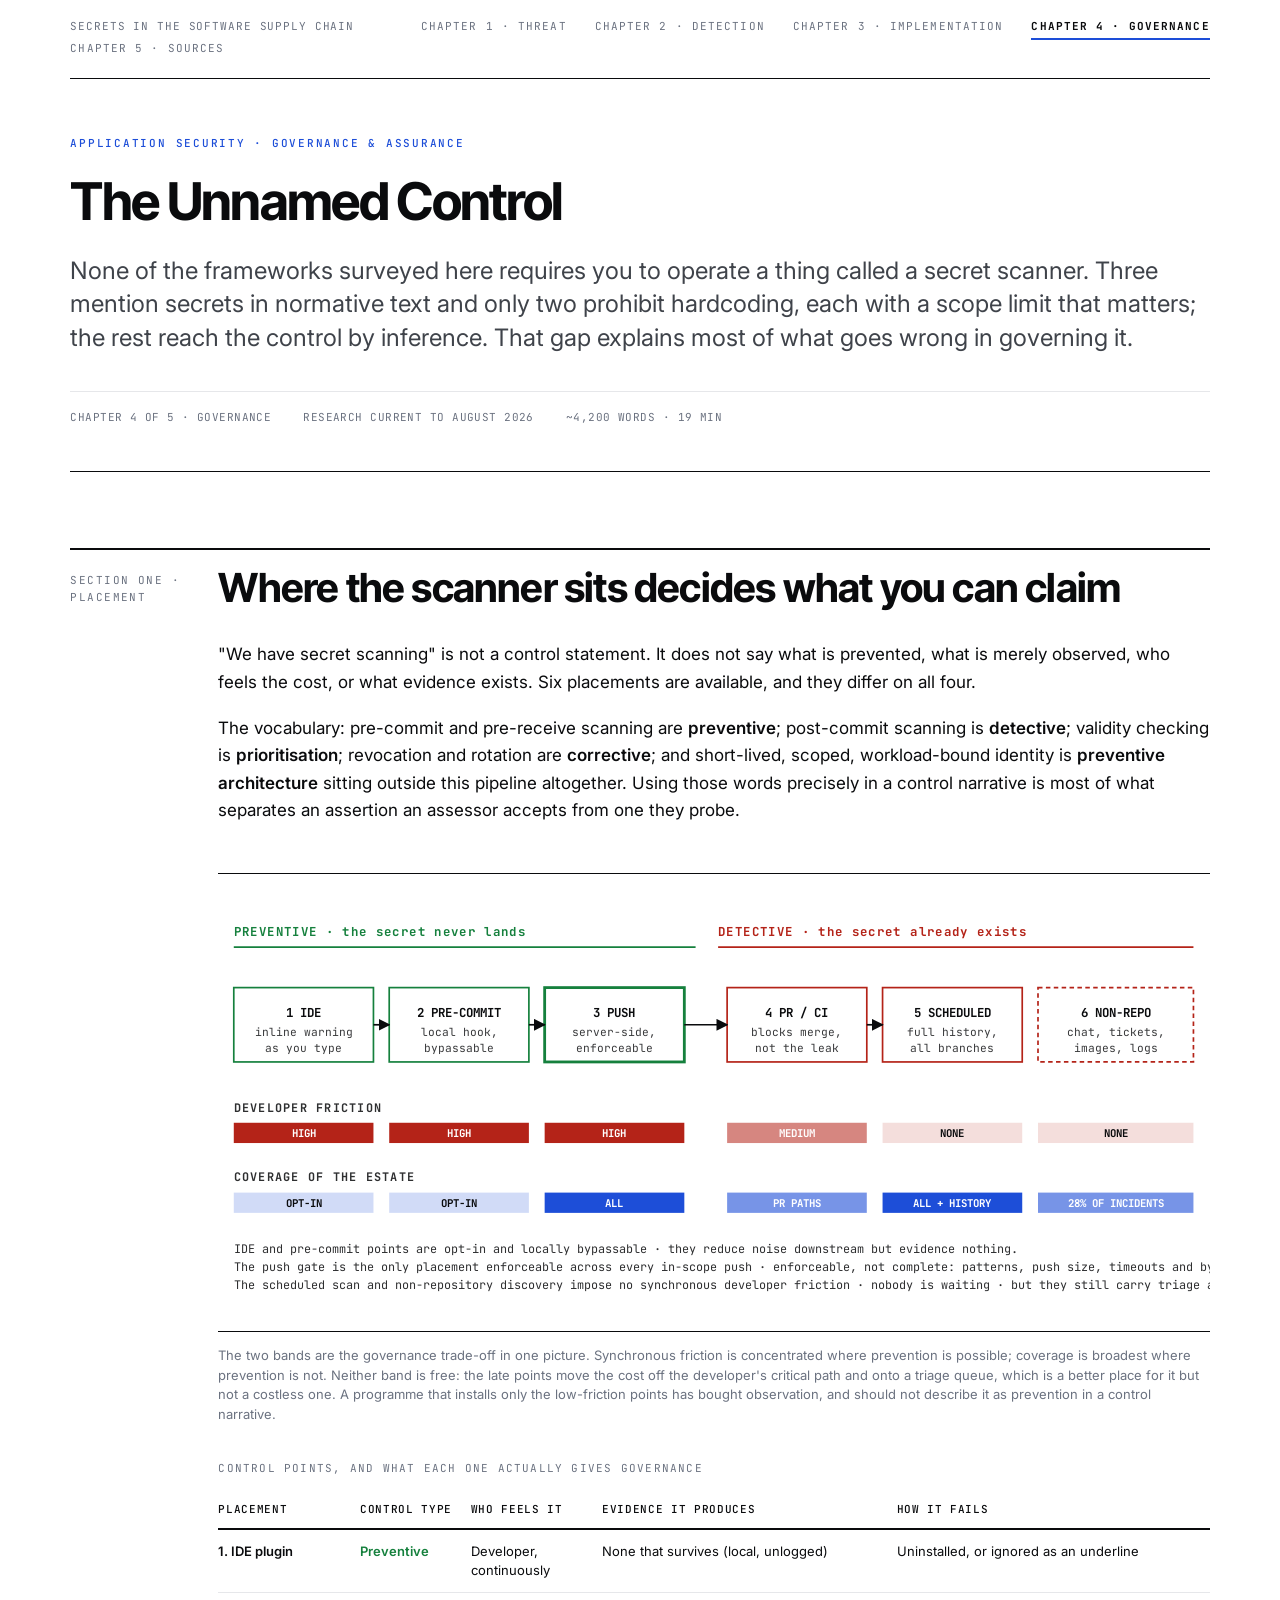
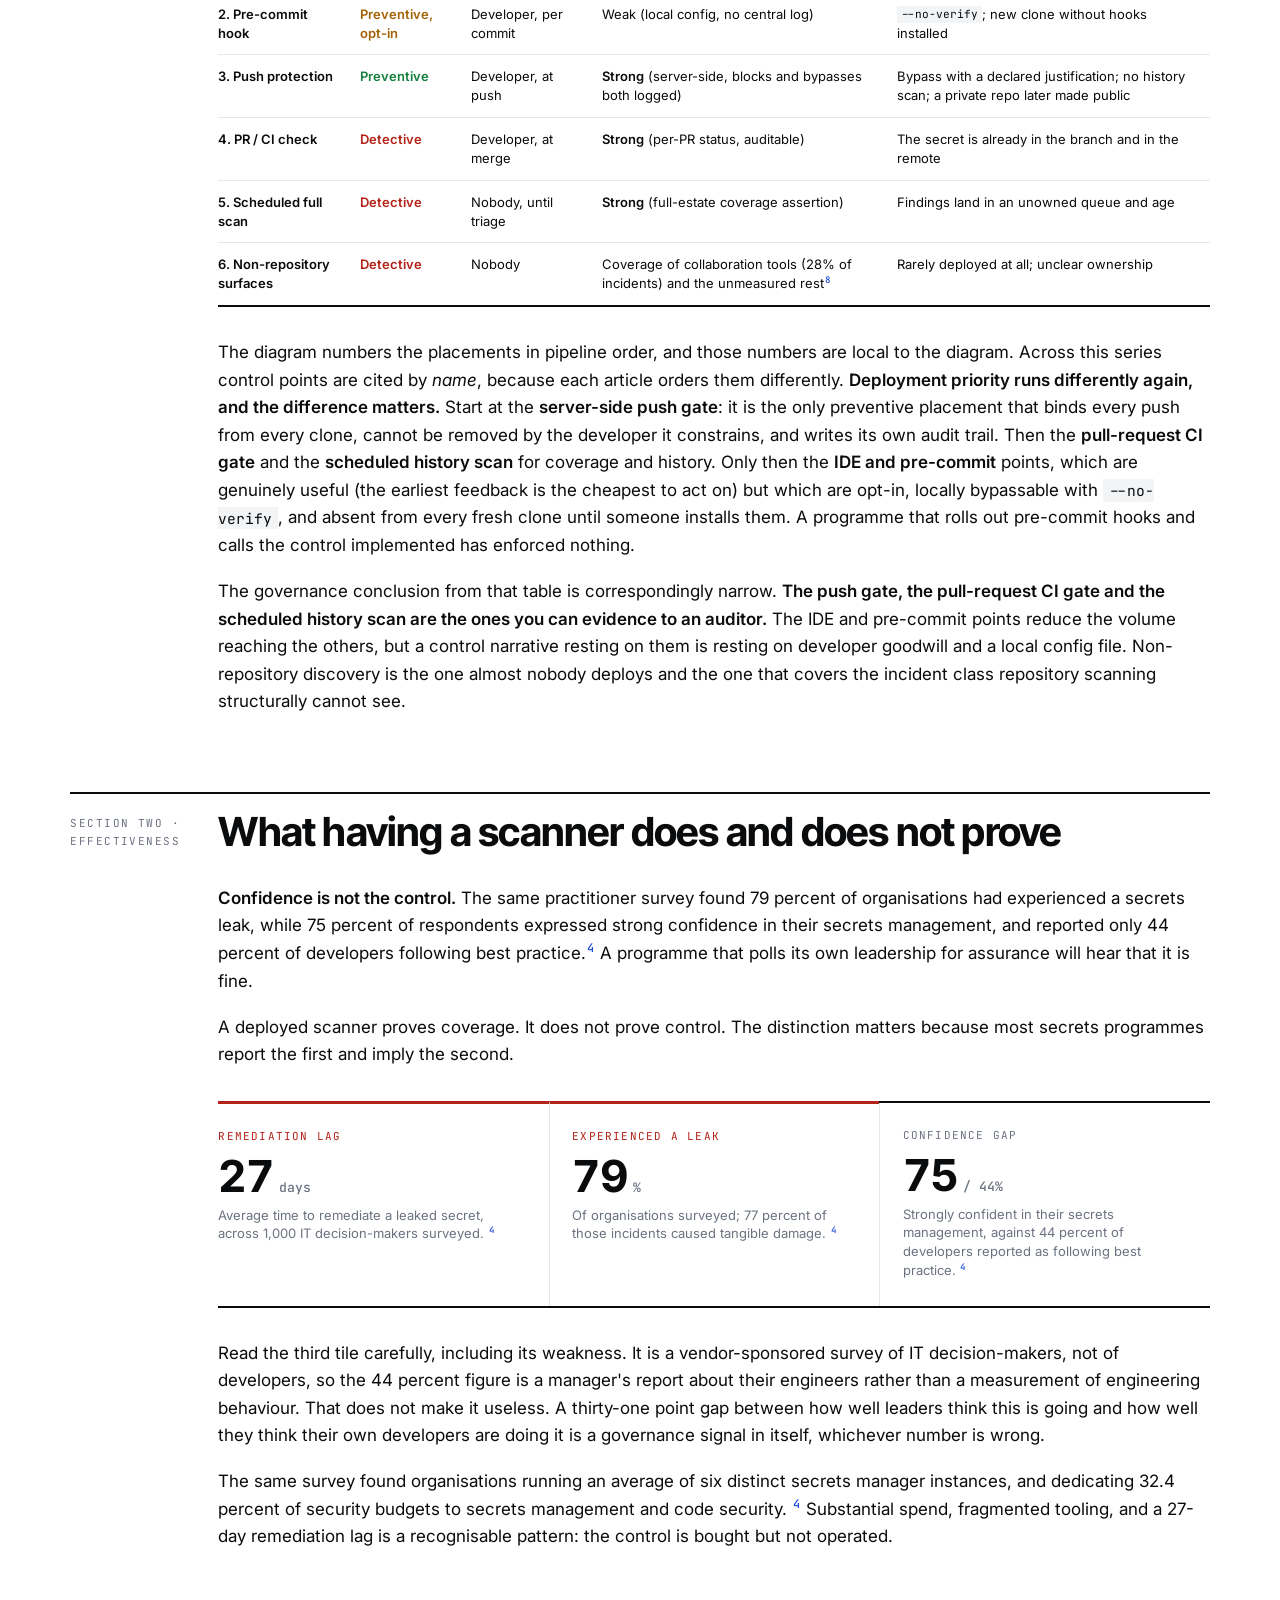
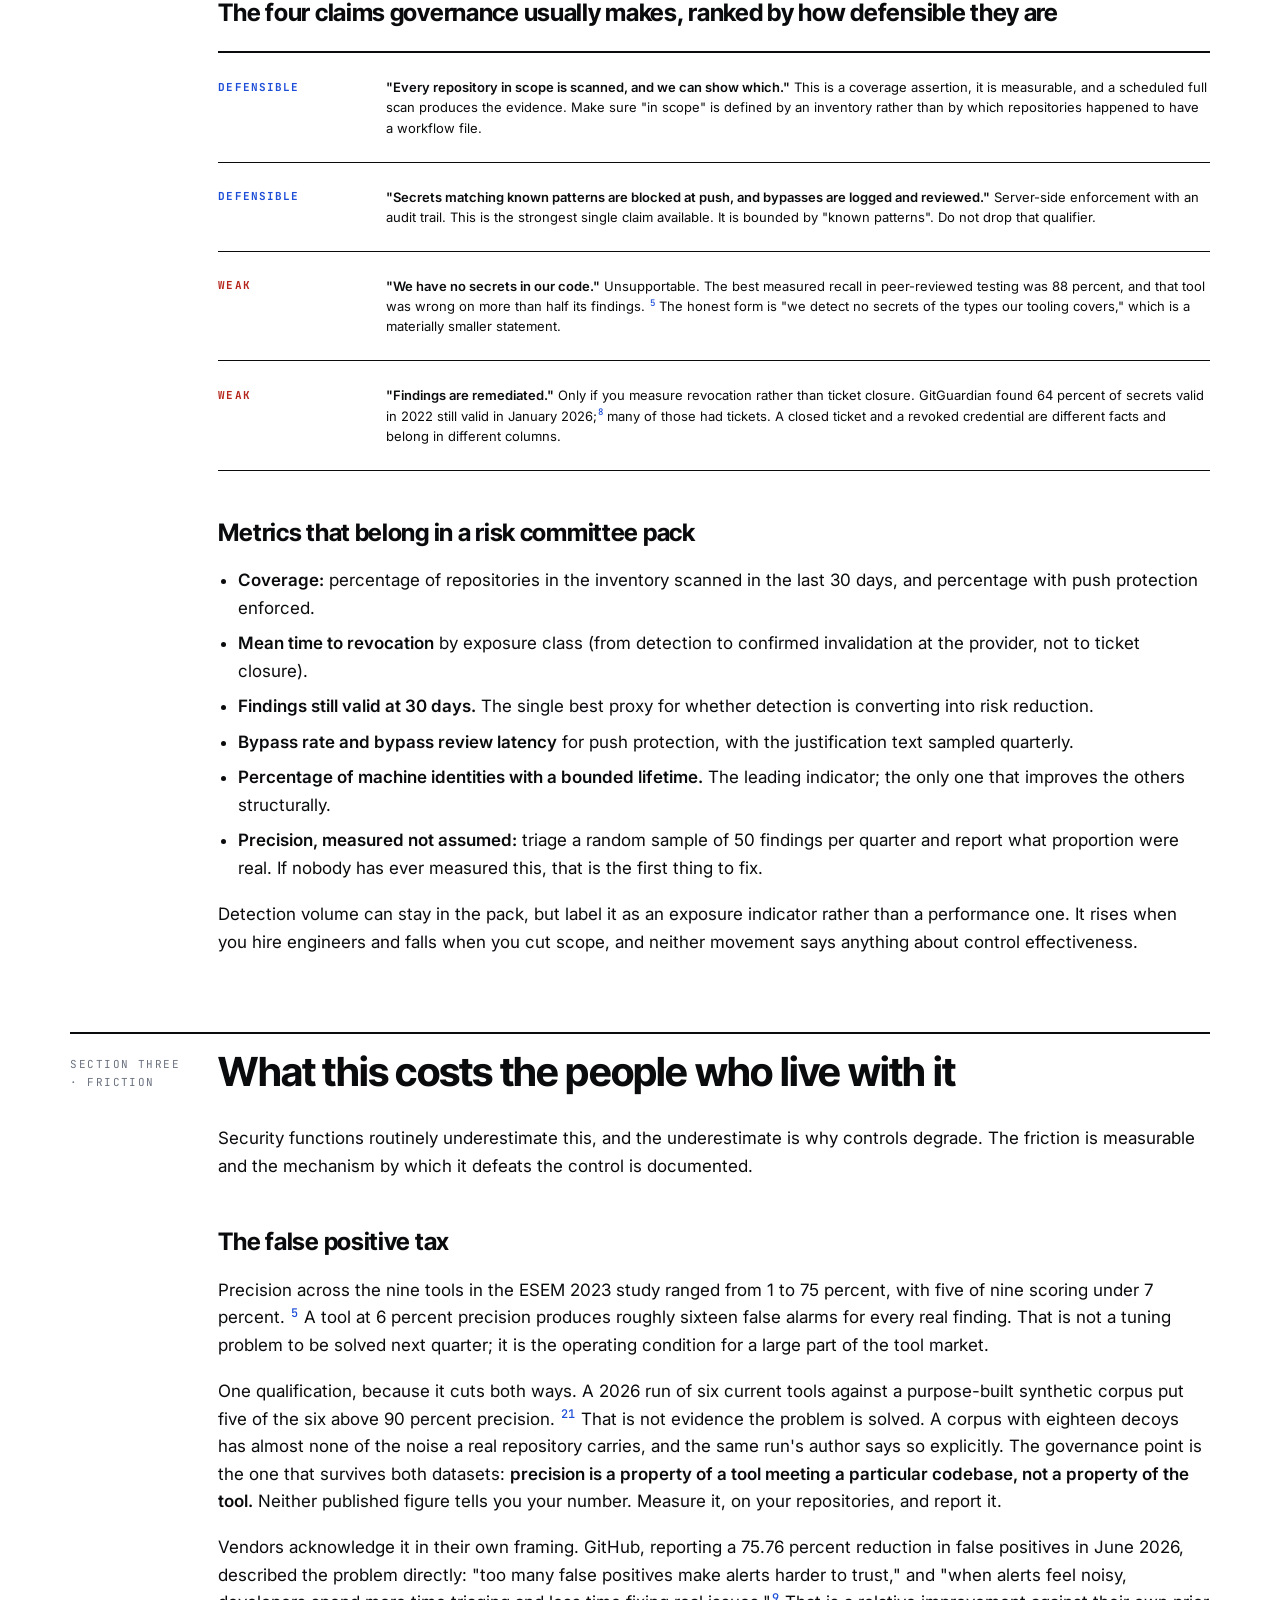
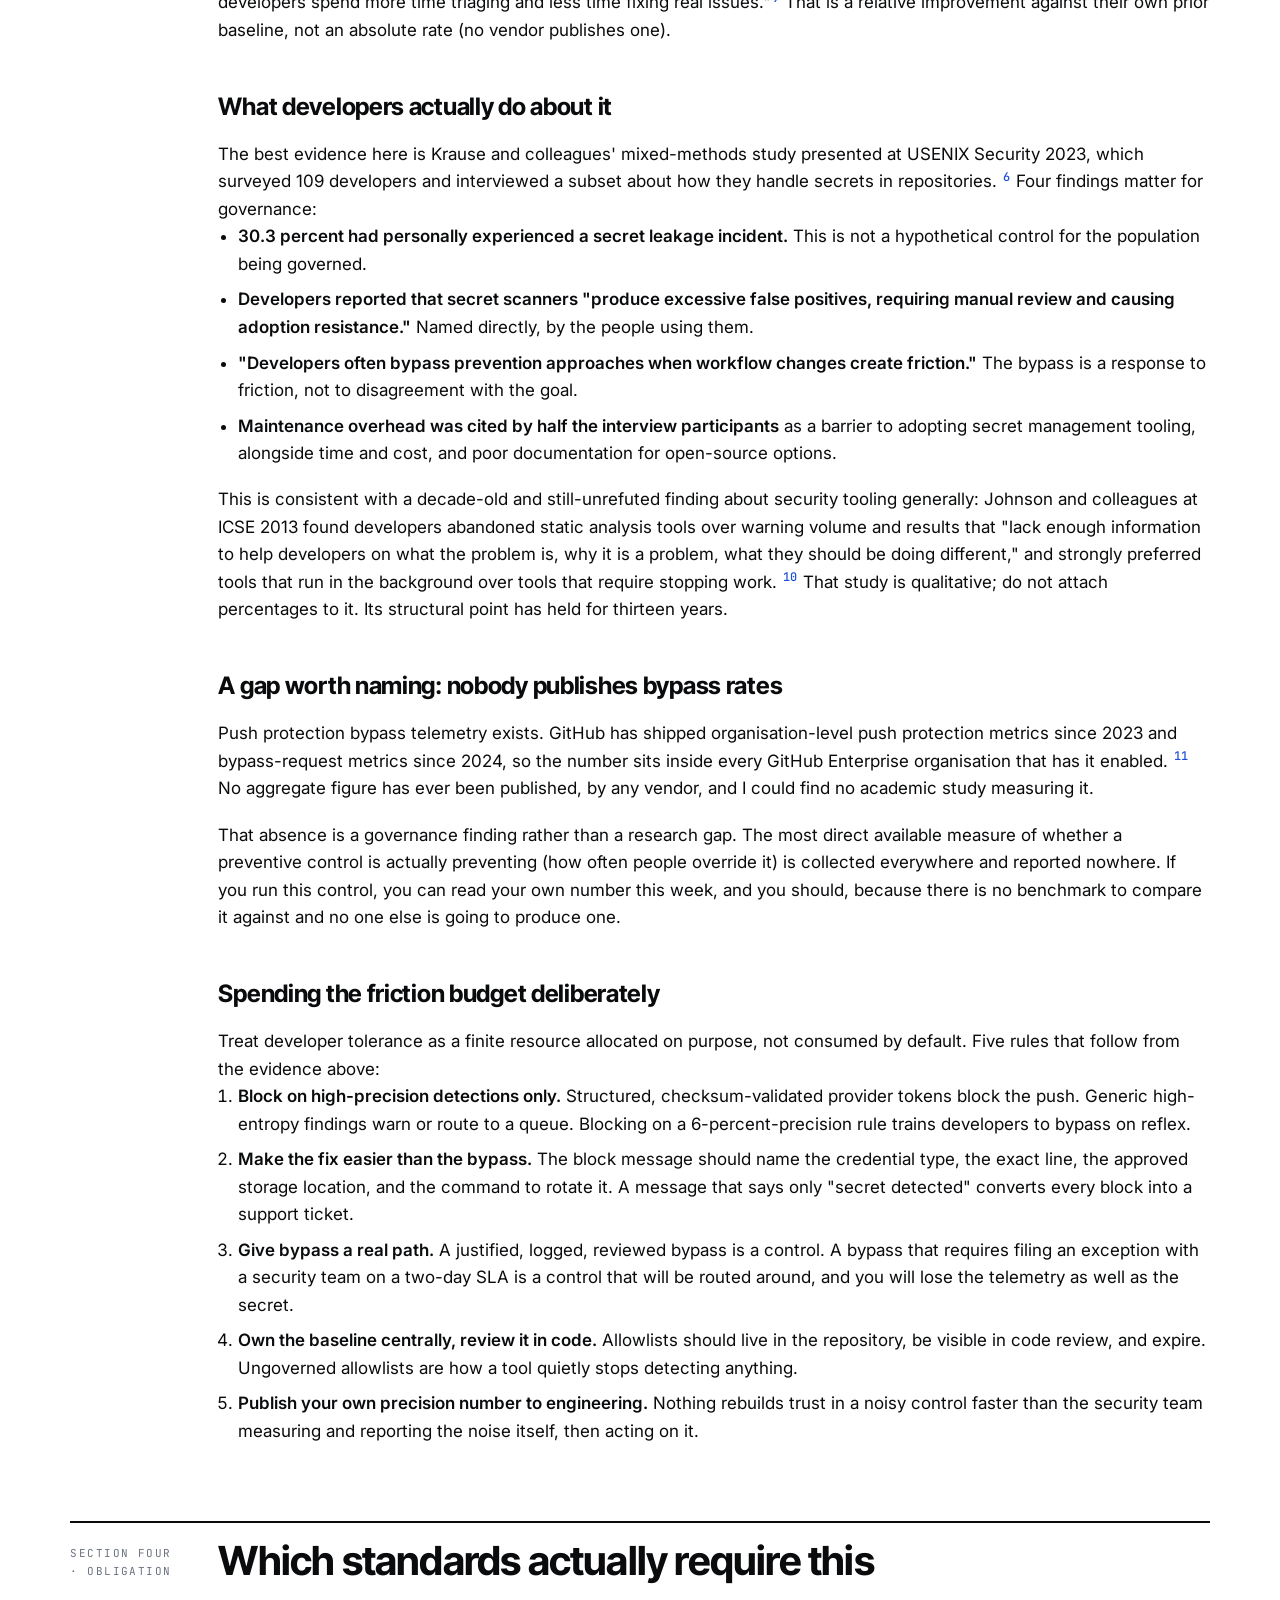
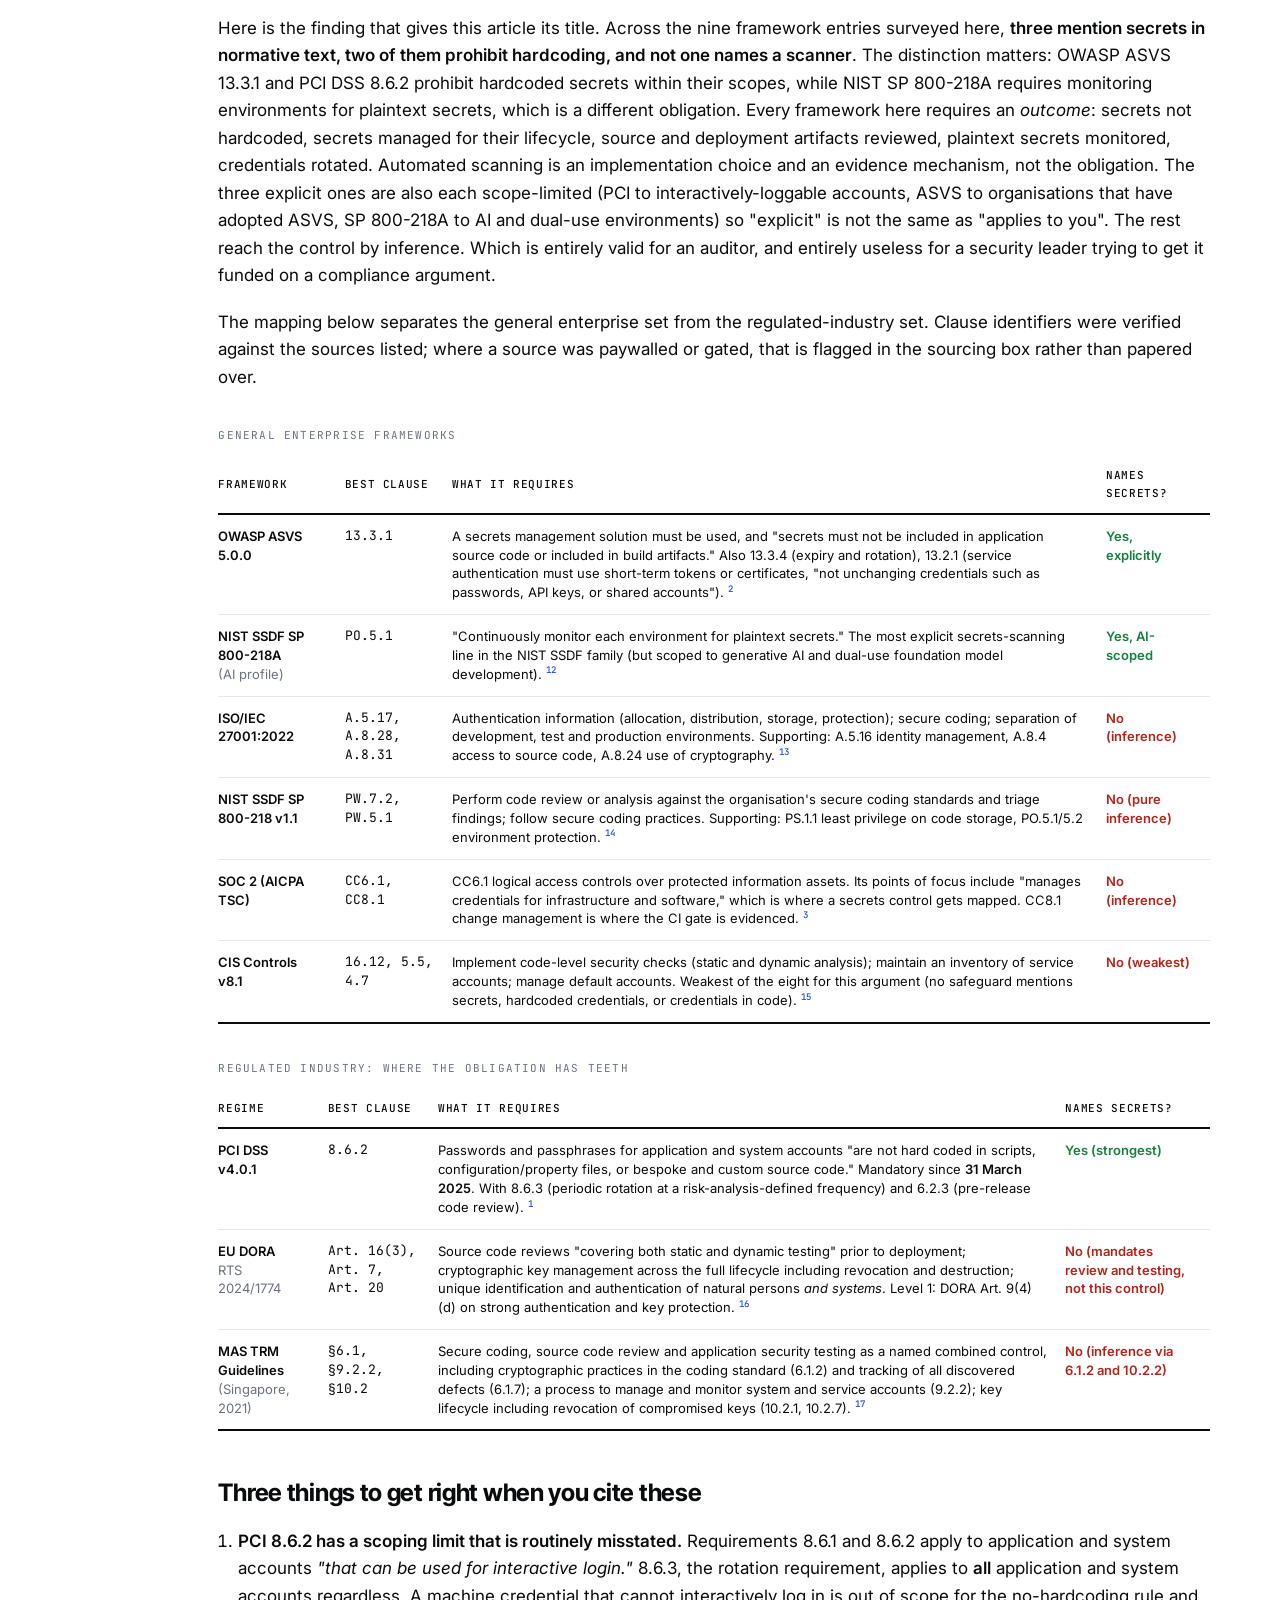
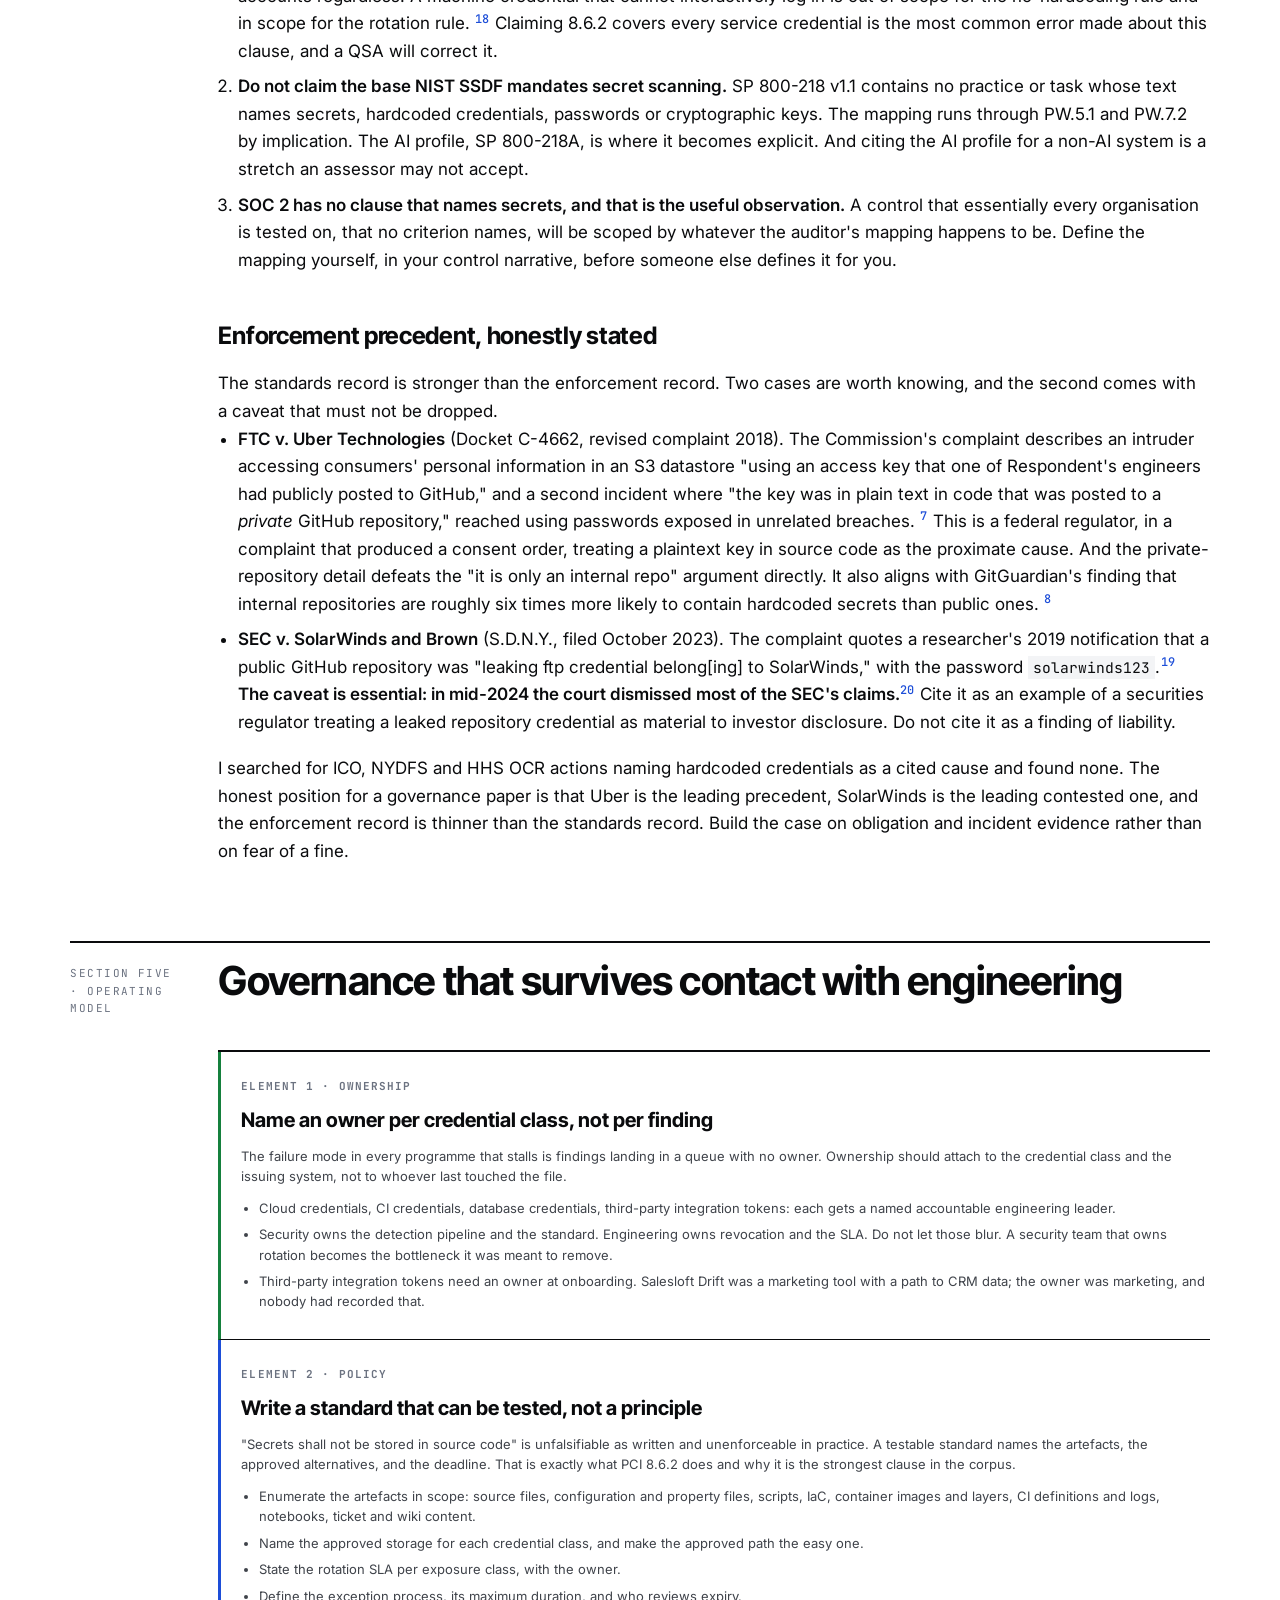
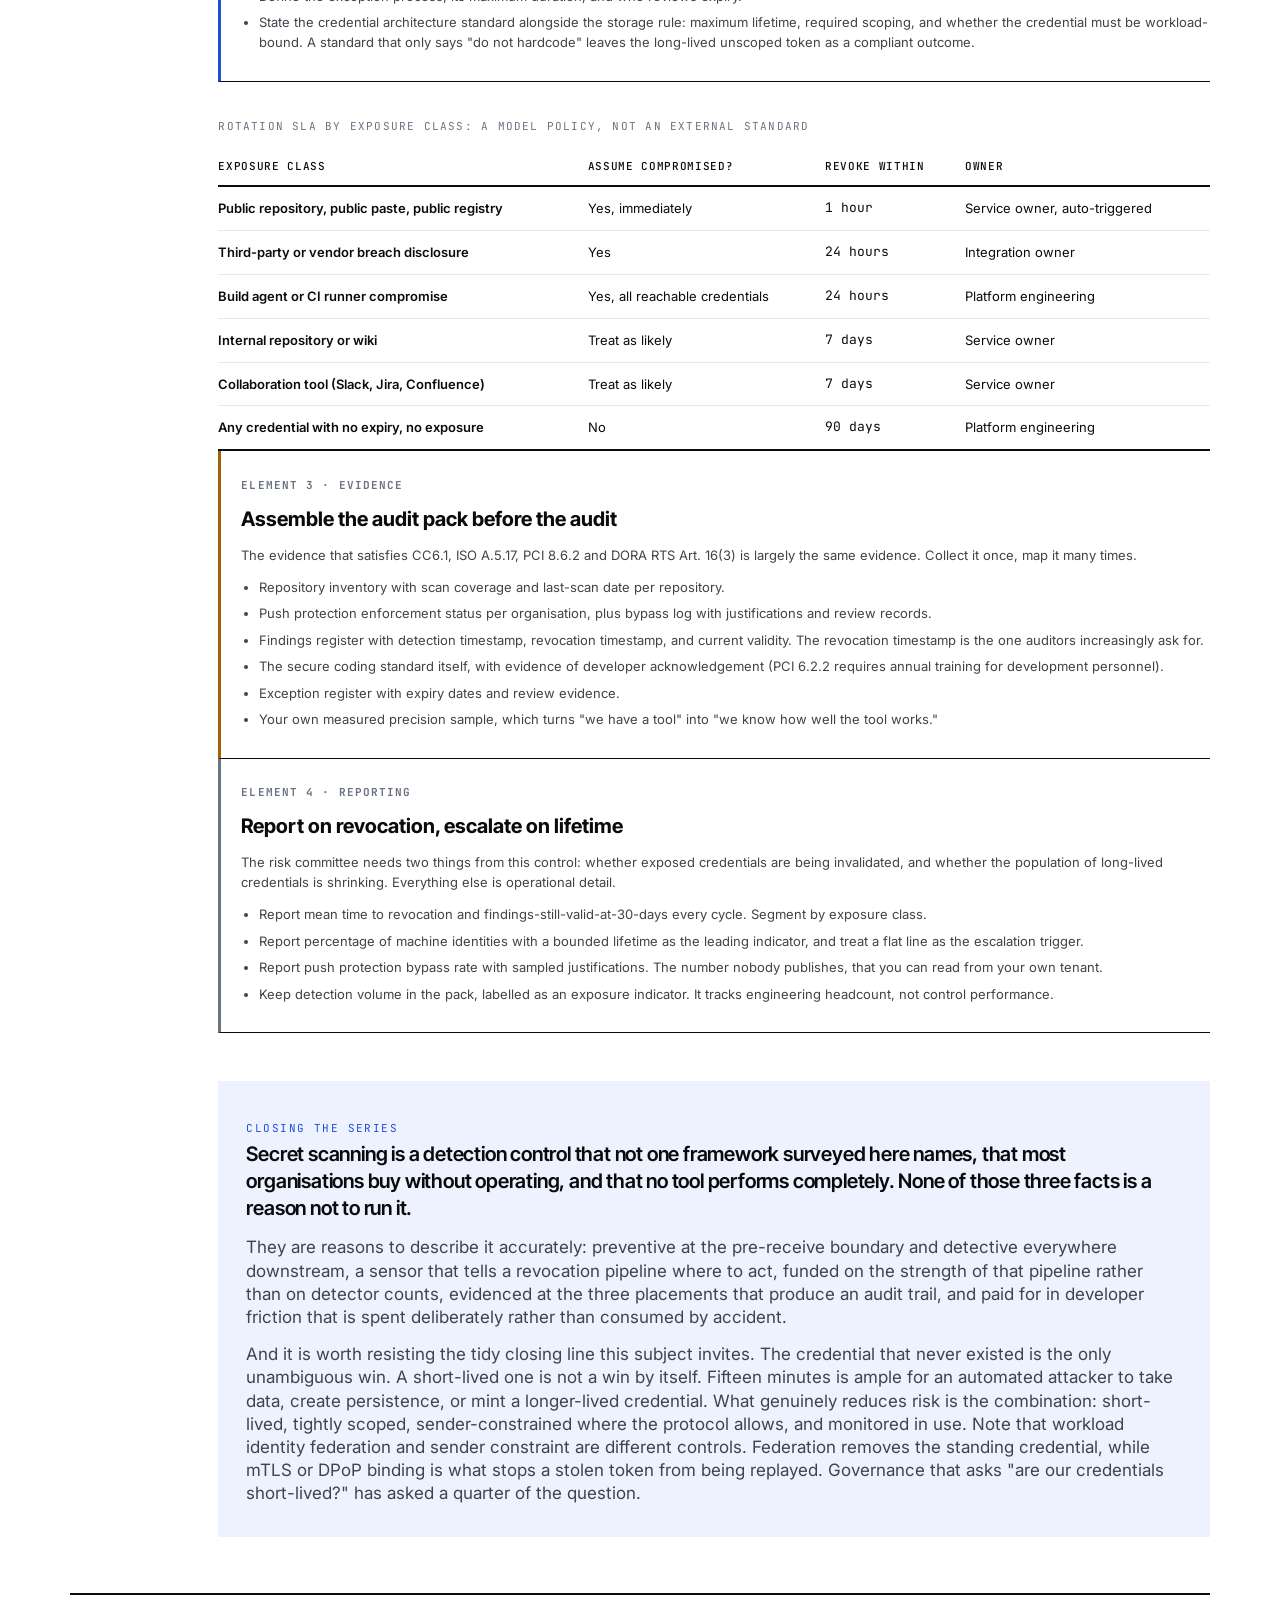
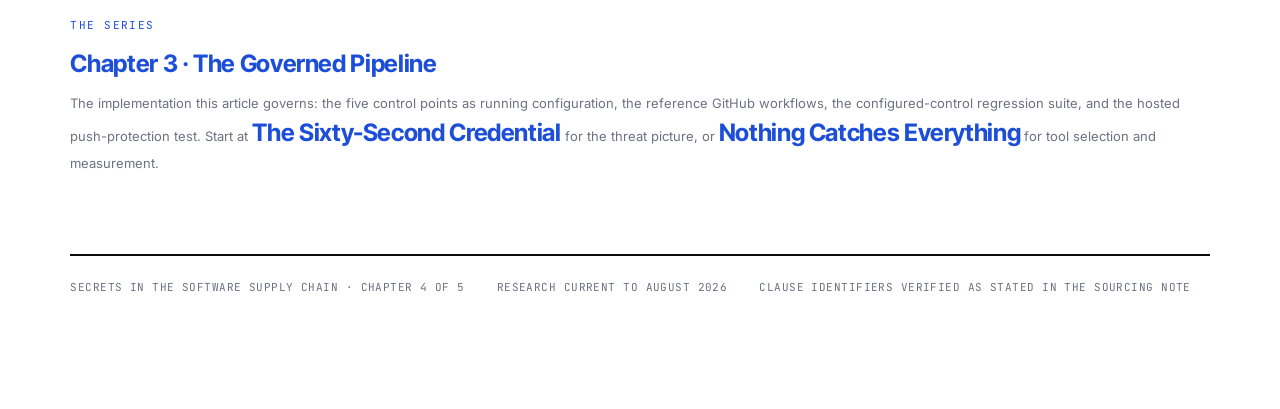
<file: docs/unnamed-control.html>
<!doctype html>
<html lang="en">
<head>
<meta charset="utf-8">
<meta name="viewport" content="width=device-width, initial-scale=1">
<title>The Unnamed Control · Secrets in the Software Supply Chain</title>
<meta name="description" content="Where scanners belong in the pipeline, what governance can honestly claim from them, the friction they impose, and which standards require them, with the clause numbers. Chapter 4 of Secrets in the Software Supply Chain.">
<meta name="author" content="Secrets in the Software Supply Chain">
<meta name="color-scheme" content="light">
<meta name="theme-color" content="#1d4ed8">
<link rel="canonical" href="https://llody9977.github.io/secret-scanner-benchmark/unnamed-control.html">
<meta property="og:type" content="article">
<meta property="og:title" content="The Unnamed Control">
<meta property="og:description" content="Where scanners belong in the pipeline, what governance can honestly claim from them, the friction they impose, and which standards require them, with the clause numbers. Chapter 4 of Secrets in the Software Supply Chain.">
<meta property="og:url" content="https://llody9977.github.io/secret-scanner-benchmark/unnamed-control.html">
<meta name="twitter:card" content="summary">
<link rel="icon" href="data:image/svg+xml,%3Csvg xmlns='http://www.w3.org/2000/svg' viewBox='0 0 64 64'%3E%3Crect width='64' height='64' fill='%231d4ed8'/%3E%3Ccircle cx='32' cy='25' r='9' fill='none' stroke='white' stroke-width='5'/%3E%3Cpath d='M32 33v18M32 44h8' stroke='white' stroke-width='5' stroke-linecap='round'/%3E%3C/svg%3E">
<link rel="preconnect" href="https://fonts.googleapis.com">
<link rel="preconnect" href="https://fonts.gstatic.com" crossorigin>
<link rel="stylesheet" href="https://fonts.googleapis.com/css2?family=Inter:wght@400;500;600;700&family=Inter+Tight:wght@600;700&family=JetBrains+Mono:wght@400;500;700&display=swap">
<link rel="stylesheet" href="assets/series.css?v=55175ef299">
</head>
<body>
<div class="page">
<div class="serienav"><span class="sn-title">Secrets in the Software Supply Chain</span>
<a href="sixty-second-credential.html">Chapter 1 &middot; Threat</a>
<a href="nothing-catches-everything.html">Chapter 2 &middot; Detection</a>
<a href="governed-pipeline.html">Chapter 3 &middot; Implementation</a>
<span aria-current="page">Chapter 4 &middot; Governance</span>
<a href="sources.html">Chapter 5 &middot; Sources</a></div>
  <header class="masthead">
    <p class="kicker">Application Security &middot; Governance &amp; Assurance</p>
    <h1>The Unnamed Control</h1>
    <p class="dek">None of the frameworks surveyed here requires you to operate a thing called a secret scanner. Three mention secrets in normative text and only two prohibit hardcoding, each with a scope limit that matters; the rest reach the control by inference. That gap explains most of what goes wrong in governing it.</p>
    <div class="byline">
      <span>Chapter 4 of 5 &middot; Governance</span>
      <span>Research current to August 2026</span>
      <span>~4,200 words &middot; 19 min</span>
    </div>
  </header>

  

  <!-- ============ WHERE SCANNERS GO ============ -->
  <section id="placement">
    <div class="sec-head">
      <span class="sec-label">Section one &middot; Placement</span>
      <h2>Where the scanner sits decides what you can claim</h2>
    </div>

    <div class="col flow">
      <p>"We have secret scanning" is not a control statement. It does not say what is prevented, what is merely observed, who feels the cost, or what evidence exists. Six placements are available, and they differ on all four.</p>
      <p>The vocabulary: pre-commit and pre-receive scanning are <strong>preventive</strong>; post-commit scanning is <strong>detective</strong>; validity checking is <strong>prioritisation</strong>; revocation and rotation are <strong>corrective</strong>; and short-lived, scoped, workload-bound identity is <strong>preventive architecture</strong> sitting outside this pipeline altogether. Using those words precisely in a control narrative is most of what separates an assertion an assessor accepts from one they probe.</p>
    </div>

    <figure>
      <div class="figframe">
        <svg viewBox="0 0 880 356" role="img" aria-label="Six control points across the development pipeline: IDE, pre-commit hook, push protection, pull request CI, post-merge scheduled scan, and non-repository surfaces. Only the IDE, pre-commit and push-protection points are preventive; the remainder are detective. Synchronous developer friction is highest at the earliest points and absent at the last two, which still carry triage cost.">
          <defs>
            <marker id="p3arrow" viewBox="0 0 10 10" refX="9" refY="5" markerWidth="7" markerHeight="7" orient="auto-start-reverse">
              <path d="M 0 0 L 10 5 L 0 10 z" fill="currentColor"></path>
            </marker>
          </defs>

          <!-- preventive / detective bands -->
          <text x="14" y="30" font-family="JetBrains Mono, monospace" font-size="11" font-weight="700" letter-spacing="1.2" class="ok-text">PREVENTIVE · the secret never lands</text>
          <line x1="14" y1="40" x2="424" y2="40" class="ok-line" stroke-width="1.5"></line>
          <text x="444" y="30" font-family="JetBrains Mono, monospace" font-size="11" font-weight="700" letter-spacing="1.2" class="crit-text">DETECTIVE · the secret already exists</text>
          <line x1="444" y1="40" x2="866" y2="40" class="crit-line" stroke-width="1.5"></line>

          <!-- boxes -->
          <rect x="14" y="76" width="124" height="66" fill="none" class="ok-line" stroke-width="1.5"></rect>
          <text x="76" y="102" text-anchor="middle" font-family="JetBrains Mono, monospace" font-size="11" font-weight="700" fill="currentColor">1 IDE</text>
          <text x="76" y="119" text-anchor="middle" font-family="JetBrains Mono, monospace" font-size="10" fill="currentColor" opacity="0.8">inline warning</text>
          <text x="76" y="133" text-anchor="middle" font-family="JetBrains Mono, monospace" font-size="10" fill="currentColor" opacity="0.8">as you type</text>

          <rect x="152" y="76" width="124" height="66" fill="none" class="ok-line" stroke-width="1.5"></rect>
          <text x="214" y="102" text-anchor="middle" font-family="JetBrains Mono, monospace" font-size="11" font-weight="700" fill="currentColor">2 PRE-COMMIT</text>
          <text x="214" y="119" text-anchor="middle" font-family="JetBrains Mono, monospace" font-size="10" fill="currentColor" opacity="0.8">local hook,</text>
          <text x="214" y="133" text-anchor="middle" font-family="JetBrains Mono, monospace" font-size="10" fill="currentColor" opacity="0.8">bypassable</text>

          <rect x="290" y="76" width="124" height="66" fill="none" class="ok-line" stroke-width="2.5"></rect>
          <text x="352" y="102" text-anchor="middle" font-family="JetBrains Mono, monospace" font-size="11" font-weight="700" fill="currentColor">3 PUSH</text>
          <text x="352" y="119" text-anchor="middle" font-family="JetBrains Mono, monospace" font-size="10" fill="currentColor" opacity="0.8">server-side,</text>
          <text x="352" y="133" text-anchor="middle" font-family="JetBrains Mono, monospace" font-size="10" fill="currentColor" opacity="0.8">enforceable</text>

          <rect x="452" y="76" width="124" height="66" fill="none" class="crit-line" stroke-width="1.5"></rect>
          <text x="514" y="102" text-anchor="middle" font-family="JetBrains Mono, monospace" font-size="11" font-weight="700" fill="currentColor">4 PR / CI</text>
          <text x="514" y="119" text-anchor="middle" font-family="JetBrains Mono, monospace" font-size="10" fill="currentColor" opacity="0.8">blocks merge,</text>
          <text x="514" y="133" text-anchor="middle" font-family="JetBrains Mono, monospace" font-size="10" fill="currentColor" opacity="0.8">not the leak</text>

          <rect x="590" y="76" width="124" height="66" fill="none" class="crit-line" stroke-width="1.5"></rect>
          <text x="652" y="102" text-anchor="middle" font-family="JetBrains Mono, monospace" font-size="11" font-weight="700" fill="currentColor">5 SCHEDULED</text>
          <text x="652" y="119" text-anchor="middle" font-family="JetBrains Mono, monospace" font-size="10" fill="currentColor" opacity="0.8">full history,</text>
          <text x="652" y="133" text-anchor="middle" font-family="JetBrains Mono, monospace" font-size="10" fill="currentColor" opacity="0.8">all branches</text>

          <rect x="728" y="76" width="138" height="66" fill="none" class="crit-line" stroke-width="1.5" stroke-dasharray="4 3"></rect>
          <text x="797" y="102" text-anchor="middle" font-family="JetBrains Mono, monospace" font-size="11" font-weight="700" fill="currentColor">6 NON-REPO</text>
          <text x="797" y="119" text-anchor="middle" font-family="JetBrains Mono, monospace" font-size="10" fill="currentColor" opacity="0.8">chat, tickets,</text>
          <text x="797" y="133" text-anchor="middle" font-family="JetBrains Mono, monospace" font-size="10" fill="currentColor" opacity="0.8">images, logs</text>

          <line x1="138" y1="109" x2="152" y2="109" stroke="currentColor" stroke-width="1.5" marker-end="url(#p3arrow)"></line>
          <line x1="276" y1="109" x2="290" y2="109" stroke="currentColor" stroke-width="1.5" marker-end="url(#p3arrow)"></line>
          <line x1="414" y1="109" x2="452" y2="109" stroke="currentColor" stroke-width="1.5" marker-end="url(#p3arrow)"></line>
          <line x1="576" y1="109" x2="590" y2="109" stroke="currentColor" stroke-width="1.5" marker-end="url(#p3arrow)"></line>

          <!-- friction band -->
          <text x="14" y="186" font-family="JetBrains Mono, monospace" font-size="10.5" font-weight="700" letter-spacing="1.1" fill="currentColor" opacity="0.85">DEVELOPER FRICTION</text>
          <rect x="14" y="196" width="124" height="18" class="crit-fill"></rect>
          <rect x="152" y="196" width="124" height="18" class="crit-fill"></rect>
          <rect x="290" y="196" width="124" height="18" class="crit-fill"></rect>
          <rect x="452" y="196" width="124" height="18" class="crit-fill" opacity="0.55"></rect>
          <rect x="590" y="196" width="124" height="18" class="crit-fill" opacity="0.15"></rect>
          <rect x="728" y="196" width="138" height="18" class="crit-fill" opacity="0.15"></rect>
          <text x="76" y="209" text-anchor="middle" font-family="JetBrains Mono, monospace" font-size="9.5" font-weight="700" class="crit-inv">HIGH</text>
          <text x="214" y="209" text-anchor="middle" font-family="JetBrains Mono, monospace" font-size="9.5" font-weight="700" class="crit-inv">HIGH</text>
          <text x="352" y="209" text-anchor="middle" font-family="JetBrains Mono, monospace" font-size="9.5" font-weight="700" class="crit-inv">HIGH</text>
          <text x="514" y="209" text-anchor="middle" font-family="JetBrains Mono, monospace" font-size="9.5" font-weight="700" class="crit-inv">MEDIUM</text>
          <text x="652" y="209" text-anchor="middle" font-family="JetBrains Mono, monospace" font-size="9.5" font-weight="700" fill="currentColor">NONE</text>
          <text x="797" y="209" text-anchor="middle" font-family="JetBrains Mono, monospace" font-size="9.5" font-weight="700" fill="currentColor">NONE</text>

          <!-- coverage band -->
          <text x="14" y="248" font-family="JetBrains Mono, monospace" font-size="10.5" font-weight="700" letter-spacing="1.1" fill="currentColor" opacity="0.85">COVERAGE OF THE ESTATE</text>
          <rect x="14" y="258" width="124" height="18" class="acc-fill" opacity="0.2"></rect>
          <rect x="152" y="258" width="124" height="18" class="acc-fill" opacity="0.2"></rect>
          <rect x="290" y="258" width="124" height="18" class="acc-fill"></rect>
          <rect x="452" y="258" width="124" height="18" class="acc-fill" opacity="0.6"></rect>
          <rect x="590" y="258" width="124" height="18" class="acc-fill"></rect>
          <rect x="728" y="258" width="138" height="18" class="acc-fill" opacity="0.6"></rect>
          <text x="76" y="271" text-anchor="middle" font-family="JetBrains Mono, monospace" font-size="9.5" font-weight="700" fill="currentColor">OPT-IN</text>
          <text x="214" y="271" text-anchor="middle" font-family="JetBrains Mono, monospace" font-size="9.5" font-weight="700" fill="currentColor">OPT-IN</text>
          <text x="352" y="271" text-anchor="middle" font-family="JetBrains Mono, monospace" font-size="9.5" font-weight="700" class="acc-inv">ALL</text>
          <text x="514" y="271" text-anchor="middle" font-family="JetBrains Mono, monospace" font-size="9.5" font-weight="700" class="acc-inv">PR PATHS</text>
          <text x="652" y="271" text-anchor="middle" font-family="JetBrains Mono, monospace" font-size="9.5" font-weight="700" class="acc-inv">ALL + HISTORY</text>
          <text x="797" y="271" text-anchor="middle" font-family="JetBrains Mono, monospace" font-size="9.5" font-weight="700" class="acc-inv">28% OF INCIDENTS</text>

          <text x="14" y="312" font-family="JetBrains Mono, monospace" font-size="10.5" fill="currentColor" opacity="0.85">IDE and pre-commit points are opt-in and locally bypassable · they reduce noise downstream but evidence nothing.</text>
          <text x="14" y="328" font-family="JetBrains Mono, monospace" font-size="10.5" fill="currentColor" opacity="0.85">The push gate is the only placement enforceable across every in-scope push · enforceable, not complete: patterns, push size, timeouts and bypass all bound it.</text>
          <text x="14" y="344" font-family="JetBrains Mono, monospace" font-size="10.5" fill="currentColor" opacity="0.85">The scheduled scan and non-repository discovery impose no synchronous developer friction · nobody is waiting · but they still carry triage and operational cost.</text>
        </svg>
      </div>
      <figcaption>The two bands are the governance trade-off in one picture. Synchronous friction is concentrated where prevention is possible; coverage is broadest where prevention is not. Neither band is free: the late points move the cost off the developer's critical path and onto a triage queue, which is a better place for it but not a costless one. A programme that installs only the low-friction points has bought observation, and should not describe it as prevention in a control narrative.</figcaption>
    </figure>

    <div class="tablewrap">
      <table class="wide-table">
        <caption>Control points, and what each one actually gives governance</caption>
        <thead>
          <tr>
            <th scope="col">Placement</th>
            <th scope="col">Control type</th>
            <th scope="col">Who feels it</th>
            <th scope="col">Evidence it produces</th>
            <th scope="col">How it fails</th>
          </tr>
        </thead>
        <tbody>
          <tr>
            <th scope="row">1. IDE plugin</th><td class="yes">Preventive</td><td>Developer, continuously</td>
            <td>None that survives (local, unlogged)</td><td>Uninstalled, or ignored as an underline</td>
          </tr>
          <tr>
            <th scope="row">2. Pre-commit hook</th><td class="part">Preventive, opt-in</td><td>Developer, per commit</td>
            <td>Weak (local config, no central log)</td><td><code>--no-verify</code>; new clone without hooks installed</td>
          </tr>
          <tr>
            <th scope="row">3. Push protection</th><td class="yes">Preventive</td><td>Developer, at push</td>
            <td><strong>Strong</strong> (server-side, blocks and bypasses both logged)</td><td>Bypass with a declared justification; no history scan; a private repo later made public</td>
          </tr>
          <tr>
            <th scope="row">4. PR / CI check</th><td class="no">Detective</td><td>Developer, at merge</td>
            <td><strong>Strong</strong> (per-PR status, auditable)</td><td>The secret is already in the branch and in the remote</td>
          </tr>
          <tr>
            <th scope="row">5. Scheduled full scan</th><td class="no">Detective</td><td>Nobody, until triage</td>
            <td><strong>Strong</strong> (full-estate coverage assertion)</td><td>Findings land in an unowned queue and age</td>
          </tr>
          <tr>
            <th scope="row">6. Non-repository surfaces</th><td class="no">Detective</td><td>Nobody</td>
            <td>Coverage of collaboration tools (28% of incidents) and the unmeasured rest<sup class="fn"><a href="sources.html#p4-fn-8">8</a></sup></td><td>Rarely deployed at all; unclear ownership</td>
          </tr>
        </tbody>
      </table>
    </div>

    <div class="col flow" style="margin-top:2rem">
      <p>The diagram numbers the placements in pipeline order, and those numbers are local to the diagram. Across this series control points are cited by <em>name</em>, because each article orders them differently. <strong>Deployment priority runs differently again, and the difference matters.</strong> Start at the <strong>server-side push gate</strong>: it is the only preventive placement that binds every push from every clone, cannot be removed by the developer it constrains, and writes its own audit trail. Then the <strong>pull-request CI gate</strong> and the <strong>scheduled history scan</strong> for coverage and history. Only then the <strong>IDE and pre-commit</strong> points, which are genuinely useful (the earliest feedback is the cheapest to act on) but which are opt-in, locally bypassable with <code>--no-verify</code>, and absent from every fresh clone until someone installs them. A programme that rolls out pre-commit hooks and calls the control implemented has enforced nothing.</p>
      <p>The governance conclusion from that table is correspondingly narrow. <strong>The push gate, the pull-request CI gate and the scheduled history scan are the ones you can evidence to an auditor.</strong> The IDE and pre-commit points reduce the volume reaching the others, but a control narrative resting on them is resting on developer goodwill and a local config file. Non-repository discovery is the one almost nobody deploys and the one that covers the incident class repository scanning structurally cannot see.</p>
    </div>
  </section>

  <!-- ============ EFFECTIVENESS ============ -->
  <section id="effectiveness">
    <div class="sec-head">
      <span class="sec-label">Section two &middot; Effectiveness</span>
      <h2>What having a scanner does and does not prove</h2>
    </div>

    <div class="col flow">
      <p><strong>Confidence is not the control.</strong> The same practitioner survey found 79 percent of organisations had experienced a secrets leak, while 75 percent of respondents expressed strong confidence in their secrets management, and reported only 44 percent of developers following best practice.<sup class="fn"><a href="sources.html#p4-fn-4">4</a></sup> A programme that polls its own leadership for assurance will hear that it is fine.</p>
      <p>A deployed scanner proves coverage. It does not prove control. The distinction matters because most secrets programmes report the first and imply the second.</p>
    </div>

    <div class="tiles" style="margin-top:2rem">
      <div class="tile" data-tone="critical">
        <span class="tile-label">Remediation lag</span>
        <span class="tile-fig">27<span class="unit">days</span></span>
        <span class="tile-note">Average time to remediate a leaked secret, across 1,000 IT decision-makers surveyed. <sup class="fn"><a href="sources.html#p4-fn-4">4</a></sup></span>
      </div>
      <div class="tile" data-tone="critical">
        <span class="tile-label">Experienced a leak</span>
        <span class="tile-fig">79<span class="unit">%</span></span>
        <span class="tile-note">Of organisations surveyed; 77 percent of those incidents caused tangible damage. <sup class="fn"><a href="sources.html#p4-fn-4">4</a></sup></span>
      </div>
      <div class="tile">
        <span class="tile-label">Confidence gap</span>
        <span class="tile-fig">75<span class="unit">/ 44%</span></span>
        <span class="tile-note">Strongly confident in their secrets management, against 44 percent of developers reported as following best practice. <sup class="fn"><a href="sources.html#p4-fn-4">4</a></sup></span>
      </div>
    </div>

    <div class="col flow" style="margin-top:2rem">
      <p>Read the third tile carefully, including its weakness. It is a vendor-sponsored survey of IT decision-makers, not of developers, so the 44 percent figure is a manager's report about their engineers rather than a measurement of engineering behaviour. That does not make it useless. A thirty-one point gap between how well leaders think this is going and how well they think their own developers are doing it is a governance signal in itself, whichever number is wrong.</p>
      <p>The same survey found organisations running an average of six distinct secrets manager instances, and dedicating 32.4 percent of security budgets to secrets management and code security. <sup class="fn"><a href="sources.html#p4-fn-4">4</a></sup> Substantial spend, fragmented tooling, and a 27-day remediation lag is a recognisable pattern: the control is bought but not operated.</p>
    </div>

    <h3 class="wide">The four claims governance usually makes, ranked by how defensible they are</h3>
    <div class="gaps" style="margin-top:1.5rem">
      <div class="gap" data-tone="accent">
        <span class="gap-name">Defensible</span>
        <div>
          <p><strong>"Every repository in scope is scanned, and we can show which."</strong> This is a coverage assertion, it is measurable, and a scheduled full scan produces the evidence. Make sure "in scope" is defined by an inventory rather than by which repositories happened to have a workflow file.</p>
        </div>
      </div>
      <div class="gap" data-tone="accent">
        <span class="gap-name">Defensible</span>
        <div>
          <p><strong>"Secrets matching known patterns are blocked at push, and bypasses are logged and reviewed."</strong> Server-side enforcement with an audit trail. This is the strongest single claim available. It is bounded by "known patterns". Do not drop that qualifier.</p>
        </div>
      </div>
      <div class="gap">
        <span class="gap-name">Weak</span>
        <div>
          <p><strong>"We have no secrets in our code."</strong> Unsupportable. The best measured recall in peer-reviewed testing was 88 percent, and that tool was wrong on more than half its findings. <sup class="fn"><a href="sources.html#p4-fn-5">5</a></sup> The honest form is "we detect no secrets of the types our tooling covers," which is a materially smaller statement.</p>
        </div>
      </div>
      <div class="gap">
        <span class="gap-name">Weak</span>
        <div>
          <p><strong>"Findings are remediated."</strong> Only if you measure revocation rather than ticket closure. GitGuardian found 64 percent of secrets valid in 2022 still valid in January 2026;<sup class="fn"><a href="sources.html#p4-fn-8">8</a></sup> many of those had tickets. A closed ticket and a revoked credential are different facts and belong in different columns.</p>
        </div>
      </div>
    </div>

    <h3 class="wide">Metrics that belong in a risk committee pack</h3>
    <div class="col flow">
      <ul>
        <li><strong>Coverage:</strong> percentage of repositories in the inventory scanned in the last 30 days, and percentage with push protection enforced.</li>
        <li><strong>Mean time to revocation</strong> by exposure class (from detection to confirmed invalidation at the provider, not to ticket closure).</li>
        <li><strong>Findings still valid at 30 days.</strong> The single best proxy for whether detection is converting into risk reduction.</li>
        <li><strong>Bypass rate and bypass review latency</strong> for push protection, with the justification text sampled quarterly.</li>
        <li><strong>Percentage of machine identities with a bounded lifetime.</strong> The leading indicator; the only one that improves the others structurally.</li>
        <li><strong>Precision, measured not assumed:</strong> triage a random sample of 50 findings per quarter and report what proportion were real. If nobody has ever measured this, that is the first thing to fix.</li>
      </ul>
      <p>Detection volume can stay in the pack, but label it as an exposure indicator rather than a performance one. It rises when you hire engineers and falls when you cut scope, and neither movement says anything about control effectiveness.</p>
    </div>
  </section>

  <!-- ============ FRICTION ============ -->
  <section id="friction">
    <div class="sec-head">
      <span class="sec-label">Section three &middot; Friction</span>
      <h2>What this costs the people who live with it</h2>
    </div>

    <div class="col flow">
      <p>Security functions routinely underestimate this, and the underestimate is why controls degrade. The friction is measurable and the mechanism by which it defeats the control is documented.</p>
    </div>

    <h3 class="wide">The false positive tax</h3>
    <div class="col flow">
      <p>Precision across the nine tools in the ESEM 2023 study ranged from 1 to 75 percent, with five of nine scoring under 7 percent. <sup class="fn"><a href="sources.html#p4-fn-5">5</a></sup> A tool at 6 percent precision produces roughly sixteen false alarms for every real finding. That is not a tuning problem to be solved next quarter; it is the operating condition for a large part of the tool market.</p>
      <p>One qualification, because it cuts both ways. A 2026 run of six current tools against a purpose-built synthetic corpus put five of the six above 90 percent precision. <sup class="fn"><a href="sources.html#p4-fn-21">21</a></sup> That is not evidence the problem is solved. A corpus with eighteen decoys has almost none of the noise a real repository carries, and the same run's author says so explicitly. The governance point is the one that survives both datasets: <strong>precision is a property of a tool meeting a particular codebase, not a property of the tool.</strong> Neither published figure tells you your number. Measure it, on your repositories, and report it.</p>
      <p>Vendors acknowledge it in their own framing. GitHub, reporting a 75.76 percent reduction in false positives in June 2026, described the problem directly: "too many false positives make alerts harder to trust," and "when alerts feel noisy, developers spend more time triaging and less time fixing real issues."<sup class="fn"><a href="sources.html#p4-fn-9">9</a></sup> That is a relative improvement against their own prior baseline, not an absolute rate (no vendor publishes one).</p>
    </div>

    <h3 class="wide">What developers actually do about it</h3>
    <div class="col flow">
      <p>The best evidence here is Krause and colleagues' mixed-methods study presented at USENIX Security 2023, which surveyed 109 developers and interviewed a subset about how they handle secrets in repositories. <sup class="fn"><a href="sources.html#p4-fn-6">6</a></sup> Four findings matter for governance:</p>
      <ul>
        <li><strong>30.3 percent had personally experienced a secret leakage incident.</strong> This is not a hypothetical control for the population being governed.</li>
        <li><strong>Developers reported that secret scanners "produce excessive false positives, requiring manual review and causing adoption resistance."</strong> Named directly, by the people using them.</li>
        <li><strong>"Developers often bypass prevention approaches when workflow changes create friction."</strong> The bypass is a response to friction, not to disagreement with the goal.</li>
        <li><strong>Maintenance overhead was cited by half the interview participants</strong> as a barrier to adopting secret management tooling, alongside time and cost, and poor documentation for open-source options.</li>
      </ul>
      <p>This is consistent with a decade-old and still-unrefuted finding about security tooling generally: Johnson and colleagues at ICSE 2013 found developers abandoned static analysis tools over warning volume and results that "lack enough information to help developers on what the problem is, why it is a problem, what they should be doing different," and strongly preferred tools that run in the background over tools that require stopping work. <sup class="fn"><a href="sources.html#p4-fn-10">10</a></sup> That study is qualitative; do not attach percentages to it. Its structural point has held for thirteen years.</p>
    </div>

    <h3 class="wide">A gap worth naming: nobody publishes bypass rates</h3>
    <div class="col flow">
      <p>Push protection bypass telemetry exists. GitHub has shipped organisation-level push protection metrics since 2023 and bypass-request metrics since 2024, so the number sits inside every GitHub Enterprise organisation that has it enabled. <sup class="fn"><a href="sources.html#p4-fn-11">11</a></sup> No aggregate figure has ever been published, by any vendor, and I could find no academic study measuring it.</p>
      <p>That absence is a governance finding rather than a research gap. The most direct available measure of whether a preventive control is actually preventing (how often people override it) is collected everywhere and reported nowhere. If you run this control, you can read your own number this week, and you should, because there is no benchmark to compare it against and no one else is going to produce one.</p>
    </div>

    <h3 class="wide">Spending the friction budget deliberately</h3>
    <div class="col flow">
      <p>Treat developer tolerance as a finite resource allocated on purpose, not consumed by default. Five rules that follow from the evidence above:</p>
      <ol>
        <li><strong>Block on high-precision detections only.</strong> Structured, checksum-validated provider tokens block the push. Generic high-entropy findings warn or route to a queue. Blocking on a 6-percent-precision rule trains developers to bypass on reflex.</li>
        <li><strong>Make the fix easier than the bypass.</strong> The block message should name the credential type, the exact line, the approved storage location, and the command to rotate it. A message that says only "secret detected" converts every block into a support ticket.</li>
        <li><strong>Give bypass a real path.</strong> A justified, logged, reviewed bypass is a control. A bypass that requires filing an exception with a security team on a two-day SLA is a control that will be routed around, and you will lose the telemetry as well as the secret.</li>
        <li><strong>Own the baseline centrally, review it in code.</strong> Allowlists should live in the repository, be visible in code review, and expire. Ungoverned allowlists are how a tool quietly stops detecting anything.</li>
        <li><strong>Publish your own precision number to engineering.</strong> Nothing rebuilds trust in a noisy control faster than the security team measuring and reporting the noise itself, then acting on it.</li>
      </ol>
    </div>
  </section>

  <!-- ============ WHY REQUIRED ============ -->
  <section id="standards">
    <div class="sec-head">
      <span class="sec-label">Section four &middot; Obligation</span>
      <h2>Which standards actually require this</h2>
    </div>

    <div class="col flow">
      <p>Here is the finding that gives this article its title. Across the nine framework entries surveyed here, <strong>three mention secrets in normative text, two of them prohibit hardcoding, and not one names a scanner</strong>. The distinction matters: OWASP ASVS 13.3.1 and PCI DSS 8.6.2 prohibit hardcoded secrets within their scopes, while NIST SP 800-218A requires monitoring environments for plaintext secrets, which is a different obligation. Every framework here requires an <em>outcome</em>: secrets not hardcoded, secrets managed for their lifecycle, source and deployment artifacts reviewed, plaintext secrets monitored, credentials rotated. Automated scanning is an implementation choice and an evidence mechanism, not the obligation. The three explicit ones are also each scope-limited (PCI to interactively-loggable accounts, ASVS to organisations that have adopted ASVS, SP 800-218A to AI and dual-use environments) so "explicit" is not the same as "applies to you". The rest reach the control by inference. Which is entirely valid for an auditor, and entirely useless for a security leader trying to get it funded on a compliance argument.</p>
      <p>The mapping below separates the general enterprise set from the regulated-industry set. Clause identifiers were verified against the sources listed; where a source was paywalled or gated, that is flagged in the sourcing box rather than papered over.</p>
    </div>

    <div class="tablewrap">
      <table class="wide-table">
        <caption>General enterprise frameworks</caption>
        <thead>
          <tr>
            <th scope="col">Framework</th>
            <th scope="col">Best clause</th>
            <th scope="col">What it requires</th>
            <th scope="col">Names secrets?</th>
          </tr>
        </thead>
        <tbody>
          <tr>
            <th scope="row">OWASP ASVS 5.0.0</th>
            <td class="num">13.3.1</td>
            <td>A secrets management solution must be used, and "secrets must not be included in application source code or included in build artifacts." Also 13.3.4 (expiry and rotation), 13.2.1 (service authentication must use short-term tokens or certificates, "not unchanging credentials such as passwords, API keys, or shared accounts"). <sup class="fn"><a href="sources.html#p4-fn-2">2</a></sup></td>
            <td class="yes">Yes, explicitly</td>
          </tr>
          <tr>
            <th scope="row">NIST SSDF SP 800-218A<br><span style="font-weight:400;color:var(--ink-mute)">(AI profile)</span></th>
            <td class="num">PO.5.1</td>
            <td>"Continuously monitor each environment for plaintext secrets." The most explicit secrets-scanning line in the NIST SSDF family (but scoped to generative AI and dual-use foundation model development). <sup class="fn"><a href="sources.html#p4-fn-12">12</a></sup></td>
            <td class="yes">Yes, AI-scoped</td>
          </tr>
          <tr>
            <th scope="row">ISO/IEC 27001:2022</th>
            <td class="num">A.5.17, A.8.28, A.8.31</td>
            <td>Authentication information (allocation, distribution, storage, protection); secure coding; separation of development, test and production environments. Supporting: A.5.16 identity management, A.8.4 access to source code, A.8.24 use of cryptography. <sup class="fn"><a href="sources.html#p4-fn-13">13</a></sup></td>
            <td class="no">No (inference)</td>
          </tr>
          <tr>
            <th scope="row">NIST SSDF SP 800-218 v1.1</th>
            <td class="num">PW.7.2, PW.5.1</td>
            <td>Perform code review or analysis against the organisation's secure coding standards and triage findings; follow secure coding practices. Supporting: PS.1.1 least privilege on code storage, PO.5.1/5.2 environment protection. <sup class="fn"><a href="sources.html#p4-fn-14">14</a></sup></td>
            <td class="no">No (pure inference)</td>
          </tr>
          <tr>
            <th scope="row">SOC 2 (AICPA TSC)</th>
            <td class="num">CC6.1, CC8.1</td>
            <td>CC6.1 logical access controls over protected information assets. Its points of focus include "manages credentials for infrastructure and software," which is where a secrets control gets mapped. CC8.1 change management is where the CI gate is evidenced. <sup class="fn"><a href="sources.html#p4-fn-3">3</a></sup></td>
            <td class="no">No (inference)</td>
          </tr>
          <tr>
            <th scope="row">CIS Controls v8.1</th>
            <td class="num">16.12, 5.5, 4.7</td>
            <td>Implement code-level security checks (static and dynamic analysis); maintain an inventory of service accounts; manage default accounts. Weakest of the eight for this argument (no safeguard mentions secrets, hardcoded credentials, or credentials in code). <sup class="fn"><a href="sources.html#p4-fn-15">15</a></sup></td>
            <td class="no">No (weakest)</td>
          </tr>
        </tbody>
      </table>
    </div>

    <div class="tablewrap">
      <table class="wide-table">
        <caption>Regulated industry: where the obligation has teeth</caption>
        <thead>
          <tr>
            <th scope="col">Regime</th>
            <th scope="col">Best clause</th>
            <th scope="col">What it requires</th>
            <th scope="col">Names secrets?</th>
          </tr>
        </thead>
        <tbody>
          <tr>
            <th scope="row">PCI DSS v4.0.1</th>
            <td class="num">8.6.2</td>
            <td>Passwords and passphrases for application and system accounts "are not hard coded in scripts, configuration/property files, or bespoke and custom source code." Mandatory since <strong>31 March 2025</strong>. With 8.6.3 (periodic rotation at a risk-analysis-defined frequency) and 6.2.3 (pre-release code review). <sup class="fn"><a href="sources.html#p4-fn-1">1</a></sup></td>
            <td class="yes">Yes (strongest)</td>
          </tr>
          <tr>
            <th scope="row">EU DORA<br><span style="font-weight:400;color:var(--ink-mute)">RTS 2024/1774</span></th>
            <td class="num">Art. 16(3), Art. 7, Art. 20</td>
            <td>Source code reviews "covering both static and dynamic testing" prior to deployment; cryptographic key management across the full lifecycle including revocation and destruction; unique identification and authentication of natural persons <em>and systems</em>. Level 1: DORA Art. 9(4)(d) on strong authentication and key protection. <sup class="fn"><a href="sources.html#p4-fn-16">16</a></sup></td>
            <td class="no">No (mandates review and testing, not this control)</td>
          </tr>
          <tr>
            <th scope="row">MAS TRM Guidelines<br><span style="font-weight:400;color:var(--ink-mute)">(Singapore, 2021)</span></th>
            <td class="num">§6.1, §9.2.2, §10.2</td>
            <td>Secure coding, source code review and application security testing as a named combined control, including cryptographic practices in the coding standard (6.1.2) and tracking of all discovered defects (6.1.7); a process to manage and monitor system and service accounts (9.2.2); key lifecycle including revocation of compromised keys (10.2.1, 10.2.7). <sup class="fn"><a href="sources.html#p4-fn-17">17</a></sup></td>
            <td class="no">No (inference via 6.1.2 and 10.2.2)</td>
          </tr>
        </tbody>
      </table>
    </div>

    <h3 class="wide">Three things to get right when you cite these</h3>
    <div class="col flow">
      <ol>
        <li><strong>PCI 8.6.2 has a scoping limit that is routinely misstated.</strong> Requirements 8.6.1 and 8.6.2 apply to application and system accounts <em>"that can be used for interactive login."</em> 8.6.3, the rotation requirement, applies to <strong>all</strong> application and system accounts regardless. A machine credential that cannot interactively log in is out of scope for the no-hardcoding rule and in scope for the rotation rule. <sup class="fn"><a href="sources.html#p4-fn-18">18</a></sup> Claiming 8.6.2 covers every service credential is the most common error made about this clause, and a QSA will correct it.</li>
        <li><strong>Do not claim the base NIST SSDF mandates secret scanning.</strong> SP 800-218 v1.1 contains no practice or task whose text names secrets, hardcoded credentials, passwords or cryptographic keys. The mapping runs through PW.5.1 and PW.7.2 by implication. The AI profile, SP 800-218A, is where it becomes explicit. And citing the AI profile for a non-AI system is a stretch an assessor may not accept.</li>
        <li><strong>SOC 2 has no clause that names secrets, and that is the useful observation.</strong> A control that essentially every organisation is tested on, that no criterion names, will be scoped by whatever the auditor's mapping happens to be. Define the mapping yourself, in your control narrative, before someone else defines it for you.</li>
      </ol>
    </div>

    <h3 class="wide">Enforcement precedent, honestly stated</h3>
    <div class="col flow">
      <p>The standards record is stronger than the enforcement record. Two cases are worth knowing, and the second comes with a caveat that must not be dropped.</p>
      <ul>
        <li><strong>FTC v. Uber Technologies</strong> (Docket C-4662, revised complaint 2018). The Commission's complaint describes an intruder accessing consumers' personal information in an S3 datastore "using an access key that one of Respondent's engineers had publicly posted to GitHub," and a second incident where "the key was in plain text in code that was posted to a <em>private</em> GitHub repository," reached using passwords exposed in unrelated breaches. <sup class="fn"><a href="sources.html#p4-fn-7">7</a></sup> This is a federal regulator, in a complaint that produced a consent order, treating a plaintext key in source code as the proximate cause. And the private-repository detail defeats the "it is only an internal repo" argument directly. It also aligns with GitGuardian's finding that internal repositories are roughly six times more likely to contain hardcoded secrets than public ones. <sup class="fn"><a href="sources.html#p4-fn-8">8</a></sup></li>
        <li><strong>SEC v. SolarWinds and Brown</strong> (S.D.N.Y., filed October 2023). The complaint quotes a researcher's 2019 notification that a public GitHub repository was "leaking ftp credential belong[ing] to SolarWinds," with the password <code>solarwinds123</code>.<sup class="fn"><a href="sources.html#p4-fn-19">19</a></sup> <strong>The caveat is essential: in mid-2024 the court dismissed most of the SEC's claims.</strong><sup class="fn"><a href="sources.html#p4-fn-20">20</a></sup> Cite it as an example of a securities regulator treating a leaked repository credential as material to investor disclosure. Do not cite it as a finding of liability.</li>
      </ul>
      <p>I searched for ICO, NYDFS and HHS OCR actions naming hardcoded credentials as a cited cause and found none. The honest position for a governance paper is that Uber is the leading precedent, SolarWinds is the leading contested one, and the enforcement record is thinner than the standards record. Build the case on obligation and incident evidence rather than on fear of a fine.</p>
    </div>
  </section>

  <!-- ============ OPERATING MODEL ============ -->
  <section id="model">
    <div class="sec-head">
      <span class="sec-label">Section five &middot; Operating model</span>
      <h2>Governance that survives contact with engineering</h2>
    </div>

    <div class="ladder">
      <div class="rung" data-tier="1">
        <div class="rung-head"><span class="rung-tier">Element 1 &middot; Ownership</span></div>
        <h4>Name an owner per credential class, not per finding</h4>
        <p>The failure mode in every programme that stalls is findings landing in a queue with no owner. Ownership should attach to the credential class and the issuing system, not to whoever last touched the file.</p>
        <ul>
          <li>Cloud credentials, CI credentials, database credentials, third-party integration tokens: each gets a named accountable engineering leader.</li>
          <li>Security owns the detection pipeline and the standard. Engineering owns revocation and the SLA. Do not let those blur. A security team that owns rotation becomes the bottleneck it was meant to remove.</li>
          <li>Third-party integration tokens need an owner at onboarding. Salesloft Drift was a marketing tool with a path to CRM data; the owner was marketing, and nobody had recorded that.</li>
        </ul>
      </div>

      <div class="rung" data-tier="2">
        <div class="rung-head"><span class="rung-tier">Element 2 &middot; Policy</span></div>
        <h4>Write a standard that can be tested, not a principle</h4>
        <p>"Secrets shall not be stored in source code" is unfalsifiable as written and unenforceable in practice. A testable standard names the artefacts, the approved alternatives, and the deadline. That is exactly what PCI 8.6.2 does and why it is the strongest clause in the corpus.</p>
        <ul>
          <li>Enumerate the artefacts in scope: source files, configuration and property files, scripts, IaC, container images and layers, CI definitions and logs, notebooks, ticket and wiki content.</li>
          <li>Name the approved storage for each credential class, and make the approved path the easy one.</li>
          <li>State the rotation SLA per exposure class, with the owner.</li>
          <li>Define the exception process, its maximum duration, and who reviews expiry.</li>
          <li>State the credential architecture standard alongside the storage rule: maximum lifetime, required scoping, and whether the credential must be workload-bound. A standard that only says "do not hardcode" leaves the long-lived unscoped token as a compliant outcome.</li>
        </ul>
      </div>

      <div class="tablewrap">
      <table>
        <caption>Rotation SLA by exposure class: a model policy, not an external standard</caption>
        <thead>
          <tr>
            <th scope="col">Exposure class</th>
            <th scope="col">Assume compromised?</th>
            <th scope="col">Revoke within</th>
            <th scope="col">Owner</th>
          </tr>
        </thead>
        <tbody>
          <tr><th scope="row">Public repository, public paste, public registry</th><td>Yes, immediately</td><td class="num">1 hour</td><td>Service owner, auto-triggered</td></tr>
          <tr><th scope="row">Third-party or vendor breach disclosure</th><td>Yes</td><td class="num">24 hours</td><td>Integration owner</td></tr>
          <tr><th scope="row">Build agent or CI runner compromise</th><td>Yes, all reachable credentials</td><td class="num">24 hours</td><td>Platform engineering</td></tr>
          <tr><th scope="row">Internal repository or wiki</th><td>Treat as likely</td><td class="num">7 days</td><td>Service owner</td></tr>
          <tr><th scope="row">Collaboration tool (Slack, Jira, Confluence)</th><td>Treat as likely</td><td class="num">7 days</td><td>Service owner</td></tr>
          <tr><th scope="row">Any credential with no expiry, no exposure</th><td>No</td><td class="num">90 days</td><td>Platform engineering</td></tr>
        </tbody>
      </table>
    </div>

      <div class="rung" data-tier="3">
        <div class="rung-head"><span class="rung-tier">Element 3 &middot; Evidence</span></div>
        <h4>Assemble the audit pack before the audit</h4>
        <p>The evidence that satisfies CC6.1, ISO A.5.17, PCI 8.6.2 and DORA RTS Art. 16(3) is largely the same evidence. Collect it once, map it many times.</p>
        <ul>
          <li>Repository inventory with scan coverage and last-scan date per repository.</li>
          <li>Push protection enforcement status per organisation, plus bypass log with justifications and review records.</li>
          <li>Findings register with detection timestamp, revocation timestamp, and current validity. The revocation timestamp is the one auditors increasingly ask for.</li>
          <li>The secure coding standard itself, with evidence of developer acknowledgement (PCI 6.2.2 requires annual training for development personnel).</li>
          <li>Exception register with expiry dates and review evidence.</li>
          <li>Your own measured precision sample, which turns "we have a tool" into "we know how well the tool works."</li>
        </ul>
      </div>

      <div class="rung" data-tier="4">
        <div class="rung-head"><span class="rung-tier">Element 4 &middot; Reporting</span></div>
        <h4>Report on revocation, escalate on lifetime</h4>
        <p>The risk committee needs two things from this control: whether exposed credentials are being invalidated, and whether the population of long-lived credentials is shrinking. Everything else is operational detail.</p>
        <ul>
          <li>Report mean time to revocation and findings-still-valid-at-30-days every cycle. Segment by exposure class.</li>
          <li>Report percentage of machine identities with a bounded lifetime as the leading indicator, and treat a flat line as the escalation trigger.</li>
          <li>Report push protection bypass rate with sampled justifications. The number nobody publishes, that you can read from your own tenant.</li>
          <li>Keep detection volume in the pack, labelled as an exposure indicator. It tracks engineering headcount, not control performance.</li>
        </ul>
      </div>
    </div>

    <div class="verdict">
      <span class="sec-label">Closing the series</span>
      <p>Secret scanning is a detection control that not one framework surveyed here names, that most organisations buy without operating, and that no tool performs completely. None of those three facts is a reason not to run it.</p>
      <p>They are reasons to describe it accurately: preventive at the pre-receive boundary and detective everywhere downstream, a sensor that tells a revocation pipeline where to act, funded on the strength of that pipeline rather than on detector counts, evidenced at the three placements that produce an audit trail, and paid for in developer friction that is spent deliberately rather than consumed by accident.</p>
      <p>And it is worth resisting the tidy closing line this subject invites. The credential that never existed is the only unambiguous win. A short-lived one is not a win by itself. Fifteen minutes is ample for an automated attacker to take data, create persistence, or mint a longer-lived credential. What genuinely reduces risk is the combination: short-lived, tightly scoped, sender-constrained where the protocol allows, and monitored in use. Note that workload identity federation and sender constraint are different controls. Federation removes the standing credential, while mTLS or DPoP binding is what stops a stolen token from being replayed. Governance that asks "are our credentials short-lived?" has asked a quarter of the question.</p>
    </div>
  </section>

  <div class="nextup">
    <span class="sec-label">The series</span>
    <a href="governed-pipeline.html">Chapter 3 &middot; The Governed Pipeline</a>
    <p>The implementation this article governs: the five control points as running configuration, the reference GitHub workflows, the configured-control regression suite, and the hosted push-protection test. Start at <a href="sixty-second-credential.html">The Sixty-Second Credential</a> for the threat picture, or <a href="nothing-catches-everything.html">Nothing Catches Everything</a> for tool selection and measurement.</p>
  </div>

  <footer class="colophon">
    <span>Secrets in the Software Supply Chain &middot; Chapter 4 of 5</span>
    <span>Research current to August 2026</span>
    <span>Clause identifiers verified as stated in the sourcing note</span>
  </footer>

</div>
</body>
</html>
</file>
<file: docs/assets/series.css>
/* Secrets in the Software Supply Chain — shared stylesheet
   Modernist / International Typographic Style: flush-left sans, hairline grid,
   one accent, no fills, no rounded corners, no dark mode. */

:root {
  color-scheme: light;

  --paper:      #ffffff;
  --ink:        #0a0b0d;
  --ink-2:      #3f434a;
  --ink-3:      #6b7280;
  --line:       #e6e7ea;
  --line-mid:   #c9ccd2;
  --blue:       #1d4ed8;
  --blue-ink:   #16327f;
  --blue-pale:  #eef2ff;
  --pos:        #15803d;
  --neg:        #b42318;
  --mid:        #a16207;

  --measure: 100%;
  --rail: 7rem;
  --gutter: 2.25rem;

  --t-xs: 0.6875rem;
  --t-sm: 0.8125rem;
  --t-0:  1.0625rem;
  --t-1:  1.25rem;
  --t-2:  1.5rem;
  --t-3:  1.9375rem;
  --t-4:  2.5rem;
  --t-5:  3.25rem;

  --sans: "Inter", -apple-system, "Segoe UI", Helvetica, Arial, sans-serif;
  --tight: "Inter Tight", "Inter", -apple-system, Helvetica, Arial, sans-serif;
  --mono: "JetBrains Mono", ui-monospace, "SFMono-Regular", Menlo, Consolas, monospace;

  /* back-compat aliases for inline style="" left in the source markup */
  --ink-soft: var(--ink-2);
  --ink-mute: var(--ink-3);
  --rule: var(--line);
  --rule-strong: var(--line-mid);
  --accent: var(--blue);
  --accent-bright: var(--blue);
  --accent-wash: var(--blue-pale);
  --ground: var(--paper);
  --surface: var(--paper);
  --surface-sunk: #f7f8fa;
  --critical: var(--neg);
  --ok: var(--pos);
  --warn: var(--mid);
  --critical-wash: var(--blue-pale);
  --warn-wash: #ffffff;
  --ok-wash: #ffffff;
  --font-display: var(--tight);
  --font-body: var(--sans);
  --font-mono: var(--mono);
  --step--1: var(--t-sm);
  --step-0: var(--t-0);
  --step-1: var(--t-1);
  --step-2: var(--t-2);
  --step-3: var(--t-3);
  --step-4: var(--t-4);
  --step-5: var(--t-5);
  --measure-alias: var(--measure);
}

* { box-sizing: border-box; }

/* Fluid root. Every length in this sheet is in rem, so scaling the root scales
   the whole layout with the viewport instead of leaving it in a fixed ribbon on
   a large display. Media-query rem units resolve against the initial 16px, so
   the breakpoint at the bottom of this file is unaffected by this. */
html {
  background: var(--paper);
  -webkit-text-size-adjust: 100%;
  font-size: clamp(16px, 0.28vw + 12.4px, 21px);
}

body {
  margin: 0;
  background: var(--paper);
  color: var(--ink);
  font-family: var(--sans);
  font-size: var(--t-0);
  line-height: 1.62;
  font-feature-settings: "kern" 1, "liga" 1;
  -webkit-font-smoothing: antialiased;
  text-rendering: optimizeLegibility;
}

.page { max-width: min(150rem, 95vw); margin: 0 auto; padding: 0 clamp(1rem, 3vw, 2.5rem) 7rem; }

p { margin: 0; }
.flow > * + * { margin-top: 1.1em; }
/* ONE measure. --measure is set on .col and nothing else carries a max-width,
   so every paragraph, list, caption and panel shares the same right edge.
   Do not add per-element ch caps here -- that is what produced a different
   wrap point per block. Display headings above keep short measures on purpose. */
.col { max-width: var(--measure); }
.wide { max-width: 100%; }  /* fills the page; prose stays at --measure */

a { color: var(--blue); text-decoration: underline; text-decoration-thickness: 1px; text-underline-offset: 0.15em; }
a:hover { text-decoration-thickness: 2px; }
a:focus-visible, summary:focus-visible { outline: 2px solid var(--blue); outline-offset: 3px; }
strong { font-weight: 600; color: var(--ink); }
em { font-style: italic; }

h1, h2, h3, h4 { font-family: var(--tight); font-weight: 700; }

/* ---------- series navigation ---------- */
.serienav {
  display: flex; flex-wrap: wrap; align-items: baseline; gap: 0 1.75rem;
  padding: 1.1rem 0 0.95rem;
  border-bottom: 1px solid var(--ink);
  font-family: var(--mono); font-size: var(--t-xs);
  letter-spacing: 0.1em; text-transform: uppercase;
}
.serienav .sn-title { color: var(--ink-3); margin-right: auto; letter-spacing: 0.08em; }
.serienav a { color: var(--ink-3); text-decoration: none; padding-bottom: 3px; border-bottom: 2px solid transparent; }
.serienav a:hover { color: var(--blue); border-bottom-color: var(--blue); }
.serienav [aria-current="page"] { color: var(--ink); font-weight: 700; border-bottom: 2px solid var(--blue); padding-bottom: 3px; }

/* ---------- masthead ---------- */
.masthead { padding: 3.5rem 0 2.75rem; border-bottom: 1px solid var(--ink); margin-bottom: 3.5rem; }
.kicker {
  font-family: var(--mono); font-size: var(--t-xs); font-weight: 500;
  letter-spacing: 0.16em; text-transform: uppercase; color: var(--blue);
  margin: 0 0 1.5rem;
}
h1 {
  font-family: var(--tight);
  font-size: clamp(2.6rem, 7.2vw, var(--t-5));
  line-height: 0.98; letter-spacing: -0.032em;
  margin: 0; max-width: 32ch; text-wrap: balance; hyphens: none;
}
.dek {
  font-size: clamp(var(--t-1), 2.3vw, var(--t-2));
  line-height: 1.4; font-weight: 400; color: var(--ink-2);
  margin: 1.6rem 0 0; text-wrap: pretty;
}
.byline {
  margin-top: 2.25rem; padding-top: 1.1rem; border-top: 1px solid var(--line);
  display: flex; flex-wrap: wrap; gap: 0.4rem 2rem;
  font-family: var(--mono); font-size: var(--t-xs); letter-spacing: 0.04em;
  text-transform: uppercase; color: var(--ink-3);
}

/* Display type (h1, h2, case h3) keeps a short measure on purpose: a headline
   set to 90ch is unreadable. Body copy uses --measure and the ch caps below. */

/* ---------- section: left rail label + content column ---------- */
section { margin-top: 4.75rem; }
.sec-head {
  border-top: 2px solid var(--ink); padding-top: 1rem; margin-bottom: 2rem;
  display: grid; grid-template-columns: var(--rail) 1fr; gap: var(--gutter);
}
.sec-label {
  font-family: var(--mono); font-size: var(--t-xs); letter-spacing: 0.13em;
  text-transform: uppercase; color: var(--ink-3);
}
.sec-head .sec-label { grid-column: 1; padding-top: 0.35rem; }
.sec-head h2 { grid-column: 2; }
h2 {
  font-size: clamp(var(--t-3), 4vw, var(--t-4));
  line-height: 1.08; letter-spacing: -0.02em; margin: 0;
  max-width: 42ch; text-wrap: balance;
}
h3 {
  font-size: var(--t-2); line-height: 1.18; letter-spacing: -0.012em;
  margin: 3rem 0 0; text-wrap: balance; max-width: 46ch;
}
h4 {
  font-family: var(--sans); font-weight: 600; font-size: var(--t-0);
  letter-spacing: 0; margin: 2rem 0 0;
}

/* indent free-flow content to the content column on wide screens */
section > .col,
section > .flow,
section > .exec,
section > h3,
section > figure,
section > .tablewrap,
section > .tiles,
section > .gaps,
section > .cases,
section > .ladder,
section > .verdict,
section > .ph,
section > .sourcing {
  margin-left: calc(var(--rail) + var(--gutter));
}
section > .col.flow { margin-top: 1.25rem; }
h3.col, h3.wide { margin-left: calc(var(--rail) + var(--gutter)); }

/* ---------- executive / intro block ---------- */
.exec {
  border-top: 1px solid var(--ink); border-bottom: 1px solid var(--ink);
  padding: 1.75rem 0 2rem;
}
.exec > h2 { font-size: var(--t-2); margin: 0 0 1.4rem; max-width: 46ch; }
.exec-list { list-style: none; counter-reset: exec; margin: 0; padding: 0; display: grid; gap: 1.15rem; }
.exec-list li {
  counter-increment: exec; position: relative;
  padding-left: 3rem; 
}
.exec-list li::before {
  content: counter(exec, decimal-leading-zero);
  position: absolute; left: 0; top: 0.28em;
  font-family: var(--mono); font-size: var(--t-xs); font-weight: 700;
  color: var(--blue); font-variant-numeric: tabular-nums;
}

/* ---------- stat tiles ---------- */
.tiles {
  display: grid; grid-template-columns: repeat(auto-fit, minmax(13rem, 1fr));
  border-top: 2px solid var(--ink); border-bottom: 2px solid var(--ink);
}
.tile {
  padding: 1.5rem 1.4rem 1.6rem 1.4rem; display: flex; flex-direction: column; gap: 0.5rem;
  border-left: 1px solid var(--line);
}
.tile:first-child { border-left: 0; padding-left: 0; }
.tile-label { font-family: var(--mono); font-size: var(--t-xs); letter-spacing: 0.11em; text-transform: uppercase; color: var(--ink-3); }
.tile-fig {
  font-family: var(--tight); font-weight: 700; font-size: clamp(2rem, 5vw, 2.75rem);
  line-height: 1; letter-spacing: -0.035em; font-variant-numeric: tabular-nums; color: var(--ink);
}
.tile-fig .unit { font-family: var(--mono); font-size: 0.82rem; font-weight: 500; letter-spacing: 0; color: var(--ink-3); margin-left: 0.35rem; }
.tile-note { font-size: var(--t-sm); line-height: 1.45; color: var(--ink-3); }
.tile[data-tone="critical"] { border-top: 3px solid var(--neg); margin-top: -2px; }
.tile[data-tone="critical"] .tile-label { color: var(--neg); }
.tile[data-tone="ok"] { border-top: 3px solid var(--pos); margin-top: -2px; }
.tile[data-tone="ok"] .tile-label { color: var(--pos); }

/* ---------- figures ---------- */
figure { margin: 3rem 0 0; padding: 0; }
.figframe { border-top: 1px solid var(--ink); border-bottom: 1px solid var(--ink); padding: 1.75rem 0; overflow-x: auto; }
figure svg { display: block; width: 100%; max-width: 100%; height: auto; min-width: 30rem; color: var(--ink); }  /* scrolls inside .figframe */
figcaption { font-size: var(--t-sm); line-height: 1.5; color: var(--ink-3); margin-top: 0.9rem; }

.figframe svg .crit-line { stroke: var(--neg); }
.figframe svg .crit-fill { fill: var(--neg); }
.figframe svg .crit-text { fill: var(--neg); }
.figframe svg .crit-inv  { fill: var(--paper); }
.figframe svg .ok-line { stroke: var(--pos); }
.figframe svg .ok-text { fill: var(--pos); }
.figframe svg .acc-line { stroke: var(--blue); }
.figframe svg .acc-fill { fill: var(--blue); }
.figframe svg .acc-text { fill: var(--blue); }
.figframe svg .acc-inv  { fill: var(--paper); }

/* ---------- case files ---------- */
.cases { display: grid; gap: 0; border-top: 2px solid var(--ink); }
.case { padding: 2rem 0 2.25rem; border-bottom: 1px solid var(--ink); }
.case-role {
  font-family: var(--mono); font-size: var(--t-xs); font-weight: 700;
  letter-spacing: 0.13em; text-transform: uppercase; color: var(--blue);
  border-bottom: 2px solid var(--blue); padding-bottom: 2px; display: inline-block;
}
.case h3 { margin: 1rem 0 0; max-width: 52ch; }
.case-meta {
  list-style: none; margin: 1.35rem 0 1.5rem; padding: 0.9rem 0;
  border-top: 1px solid var(--line); border-bottom: 1px solid var(--line);
  display: grid; grid-template-columns: repeat(auto-fit, minmax(11rem, 1fr)); gap: 0.9rem 1.5rem;
}
.case-meta div { display: flex; flex-direction: column; gap: 0.2rem; }
.case-meta dt { font-family: var(--mono); font-size: var(--t-xs); letter-spacing: 0.09em; text-transform: uppercase; color: var(--ink-3); }
.case-meta dd { margin: 0; font-size: var(--t-sm); line-height: 1.4; color: var(--ink); font-weight: 600; }

/* ---------- tables ---------- */
.tablewrap { margin: 2.25rem 0 0; overflow-x: auto; }
table { border-collapse: collapse; width: 100%; min-width: min(34rem, 100%); font-size: var(--t-sm); }
table.wide-table { min-width: 52rem; }  /* scrolls inside .tablewrap rather than compressing to illegibility */
caption {
  text-align: left; font-family: var(--mono); font-size: var(--t-xs); letter-spacing: 0.11em;
  text-transform: uppercase; color: var(--ink-3); padding: 0 0 0.8rem;
}
thead th {
  font-family: var(--mono); font-size: var(--t-xs); letter-spacing: 0.06em; text-transform: uppercase;
  color: var(--ink); font-weight: 500; text-align: left;
  padding: 0.6rem 1.1rem 0.6rem 0; border-bottom: 2px solid var(--ink);
}
tbody th, tbody td { text-align: left; padding: 0.75rem 1.1rem 0.75rem 0; border-bottom: 1px solid var(--line); vertical-align: top; line-height: 1.45; }
tbody tr:last-child th, tbody tr:last-child td { border-bottom: 2px solid var(--ink); }
tbody th { font-weight: 600; color: var(--ink); padding-right: 1.5rem; }
td.num { font-family: var(--mono); font-variant-numeric: tabular-nums; }
td.yes { color: var(--pos); font-weight: 600; }
td.no  { color: var(--neg); font-weight: 600; }
td.part { color: var(--mid); font-weight: 600; }

/* ---------- verdict — the one filled panel ---------- */
.verdict { background: var(--blue-pale); padding: 2rem 1.75rem; margin: 3rem 0 0; }
.verdict .sec-label { color: var(--blue); }
.verdict p { font-family: var(--tight); font-weight: 600; font-size: var(--t-1); line-height: 1.36; color: var(--ink); letter-spacing: -0.01em; }
.verdict p + p { margin-top: 0.9rem; font-family: var(--sans); font-weight: 400; font-size: var(--t-0); color: var(--ink-2); letter-spacing: 0; }

/* ---------- gap / technique list ---------- */
.gaps { display: grid; gap: 0; border-top: 2px solid var(--ink); }
.gap { padding: 1.5rem 0; border-bottom: 1px solid var(--ink); display: grid; grid-template-columns: 9rem 1fr; gap: 1.5rem; }
.gap-name {
  font-family: var(--mono); font-size: var(--t-xs); font-weight: 700; letter-spacing: 0.1em;
  text-transform: uppercase; color: var(--neg); padding-top: 0.15rem; line-height: 1.4;
}
.gap[data-tone="accent"] .gap-name { color: var(--blue); }
.gap p { font-size: var(--t-sm); line-height: 1.55; }
.gap p + p { margin-top: 0.6rem; color: var(--ink-3); }

/* ---------- ladder ---------- */
.ladder { display: grid; gap: 0; border-top: 2px solid var(--ink); }
.rung { padding: 1.6rem 0 1.75rem 1.25rem; border-bottom: 1px solid var(--ink); border-left: 3px solid var(--line-mid); }
.rung[data-tier="1"] { border-left-color: var(--pos); }
.rung[data-tier="2"] { border-left-color: var(--blue); }
.rung[data-tier="3"] { border-left-color: var(--mid); }
.rung[data-tier="4"] { border-left-color: var(--ink-3); }
.rung-head { display: flex; flex-wrap: wrap; align-items: baseline; gap: 0.6rem; }
.rung-tier { font-family: var(--mono); font-size: var(--t-xs); font-weight: 700; letter-spacing: 0.1em; text-transform: uppercase; color: var(--ink-3); }
.rung h4 { margin: 0.5rem 0 0; font-family: var(--tight); font-weight: 700; font-size: var(--t-1); }
.rung > p { margin-top: 0.6rem; font-size: var(--t-sm); line-height: 1.55; color: var(--ink-2); }
.rung ul { margin: 0.75rem 0 0; padding-left: 1.1rem; font-size: var(--t-sm); line-height: 1.55; color: var(--ink-2); }
.rung li + li { margin-top: 0.4rem; }

/* ---------- prose lists ---------- */
.col ul, .col ol, .wide ul, .wide ol, .flow ul, .flow ol { margin: 0; padding-left: 1.2rem; }
.col li + li, .wide li + li, .flow li + li { margin-top: 0.5rem; }

code { font-family: var(--mono); font-size: 0.86em; background: #f3f4f6; padding: 0.12em 0.36em; }
pre {
  background: #f7f8fa; border: 1px solid var(--line); border-left: 3px solid var(--blue);
  margin: 1.35rem 0 0; padding: 1.1rem 1.25rem; overflow-x: auto;
  font-family: var(--mono); font-size: 0.8125rem; line-height: 1.6; color: var(--ink);
}
pre code { background: none; padding: 0; font-size: inherit; }

/* ---------- placeholders (rare) ---------- */
.ph { border: 1px solid var(--mid); border-left: 3px solid var(--mid); padding: 1.3rem 1.4rem; margin: 1.75rem 0 0; }
.ph-tag { font-family: var(--mono); font-size: var(--t-xs); font-weight: 700; letter-spacing: 0.12em; text-transform: uppercase; color: var(--mid); display: block; margin-bottom: 0.6rem; }
.ph h4 { margin: 0; font-family: var(--tight); font-size: var(--t-1); }
.ph p, .ph ul { margin-top: 0.6rem; font-size: var(--t-sm); line-height: 1.55; color: var(--ink-2); }

/* ---------- footnotes & references ---------- */
sup.fn { font-size: 0.7em; line-height: 0; vertical-align: super; font-family: var(--mono); font-weight: 500; }
sup.fn a { text-decoration: none; padding: 0 0.05em; color: var(--blue); }
sup.fn a:hover { text-decoration: underline; }
.refs { margin-left: calc(var(--rail) + var(--gutter)); }
.refs > h3 {
  font-family: var(--mono); font-size: var(--t-xs); letter-spacing: 0.11em; text-transform: uppercase;
  color: var(--ink-3); margin: 0 0 1.1rem; padding-top: 1rem; border-top: 2px solid var(--ink); font-weight: 500;
}
.refs ol { font-size: var(--t-sm); line-height: 1.5; color: var(--ink-2); margin: 0; padding-left: 2.1rem; }
.refs li { margin-bottom: 0.6rem; scroll-margin-top: 2rem; }
.refs li::marker { font-family: var(--mono); color: var(--ink-3); }
.refs li:target { background: var(--blue-pale); }
.refs li a { word-break: break-word; }
.refs .backref { font-family: var(--mono); font-size: 0.9em; text-decoration: none; }

.sourcing { margin: 2.25rem 0 0; border-top: 1px solid var(--ink); border-bottom: 1px solid var(--ink); padding: 1.4rem 0; font-size: var(--t-sm); line-height: 1.55; color: var(--ink-2); }
.sourcing h4 { margin: 0 0 0.6rem; font-family: var(--mono); font-size: var(--t-xs); letter-spacing: 0.11em; text-transform: uppercase; color: var(--ink); font-weight: 500; }
.sourcing p + p { margin-top: 0.6rem; }

/* ---------- next / series footer ---------- */
.nextup { margin: 3.5rem 0 0; border-top: 2px solid var(--ink); padding-top: 1.4rem; }
.nextup .sec-label { color: var(--blue); display: block; margin-bottom: 0.6rem; }
.nextup a { font-family: var(--tight); font-weight: 700; font-size: var(--t-2); letter-spacing: -0.015em; text-decoration: none; }
.nextup a:hover { text-decoration: underline; text-underline-offset: 0.2em; }
.nextup p { margin-top: 0.6rem; font-size: var(--t-sm); color: var(--ink-3); }

footer.colophon {
  margin: 5rem 0 0; padding-top: 1.4rem; border-top: 2px solid var(--ink);
  font-family: var(--mono); font-size: var(--t-xs); letter-spacing: 0.04em; color: var(--ink-3);
  display: flex; flex-wrap: wrap; gap: 0.45rem 2rem; text-transform: uppercase;
}
footer.colophon a { color: var(--blue); }

::selection { background: var(--blue-pale); }

/* ---------- series index page ---------- */
.idx { max-width: 100%; }
.idx-head { padding: 4rem 0 2.75rem; border-bottom: 2px solid var(--ink); margin-bottom: 0; }
.idx-head h1 { max-width: 28ch; }
.idx-note {
  margin-top: 2rem; font-family: var(--mono); font-size: var(--t-xs);
  letter-spacing: 0.04em; text-transform: uppercase; color: var(--ink-3);
}
.idx-list { list-style: none; margin: 0; padding: 0; }
.idx-item { border-bottom: 1px solid var(--ink); }
.idx-link {
  display: grid; grid-template-columns: 4.5rem 1fr; gap: 1.5rem;
  padding: 2.25rem 0; text-decoration: none; color: var(--ink);
}
.idx-link:hover { text-decoration: none; }
.idx-num {
  font-family: var(--mono); font-size: var(--t-sm); font-weight: 700;
  color: var(--blue); font-variant-numeric: tabular-nums; padding-top: 0.55rem;
}
.idx-body { display: block; }
.idx-kick {
  display: block; font-family: var(--mono); font-size: var(--t-xs);
  letter-spacing: 0.14em; text-transform: uppercase; color: var(--ink-3); margin-bottom: 0.5rem;
}
.idx-title {
  display: block; font-family: var(--tight); font-weight: 700;
  font-size: clamp(1.6rem, 4vw, var(--t-3)); line-height: 1.05; letter-spacing: -0.022em;
}
.idx-link:hover .idx-title { color: var(--blue); }
.idx-blurb { display: block; margin-top: 0.7rem; font-size: var(--t-sm); line-height: 1.55; color: var(--ink-2); }
.idx-go {
  display: inline-block; margin-top: 0.9rem; font-family: var(--mono); font-size: var(--t-xs);
  font-weight: 700; letter-spacing: 0.1em; text-transform: uppercase; color: var(--blue);
}

/* ---------- responsive: collapse the rail ---------- */
@media (max-width: 54rem) {
  :root { --rail: 0rem; --gutter: 0rem; }
  .sec-head { grid-template-columns: 1fr; gap: 0.5rem; }
  .sec-head .sec-label { grid-column: 1; padding-top: 0; }
  .sec-head h2 { grid-column: 1; }
  section > .col, section > .flow, section > h3, section > figure, section > .tablewrap,
  section > .tiles, section > .gaps, section > .cases, section > .ladder, section > .verdict,
  section > .ph, section > .sourcing, section > .exec, h3.col, h3.wide, .refs { margin-left: 0; }
  .gap { grid-template-columns: 1fr; gap: 0.5rem; }
  .exec-list li { grid-template-columns: 1.9rem 1fr; }
  .idx-link { grid-template-columns: 1fr; gap: 0.5rem; }
  .idx-num { padding-top: 0; }
}
@media (prefers-reduced-motion: reduce) {
  * { animation-duration: 0.01ms !important; transition-duration: 0.01ms !important; }
}
</file>
